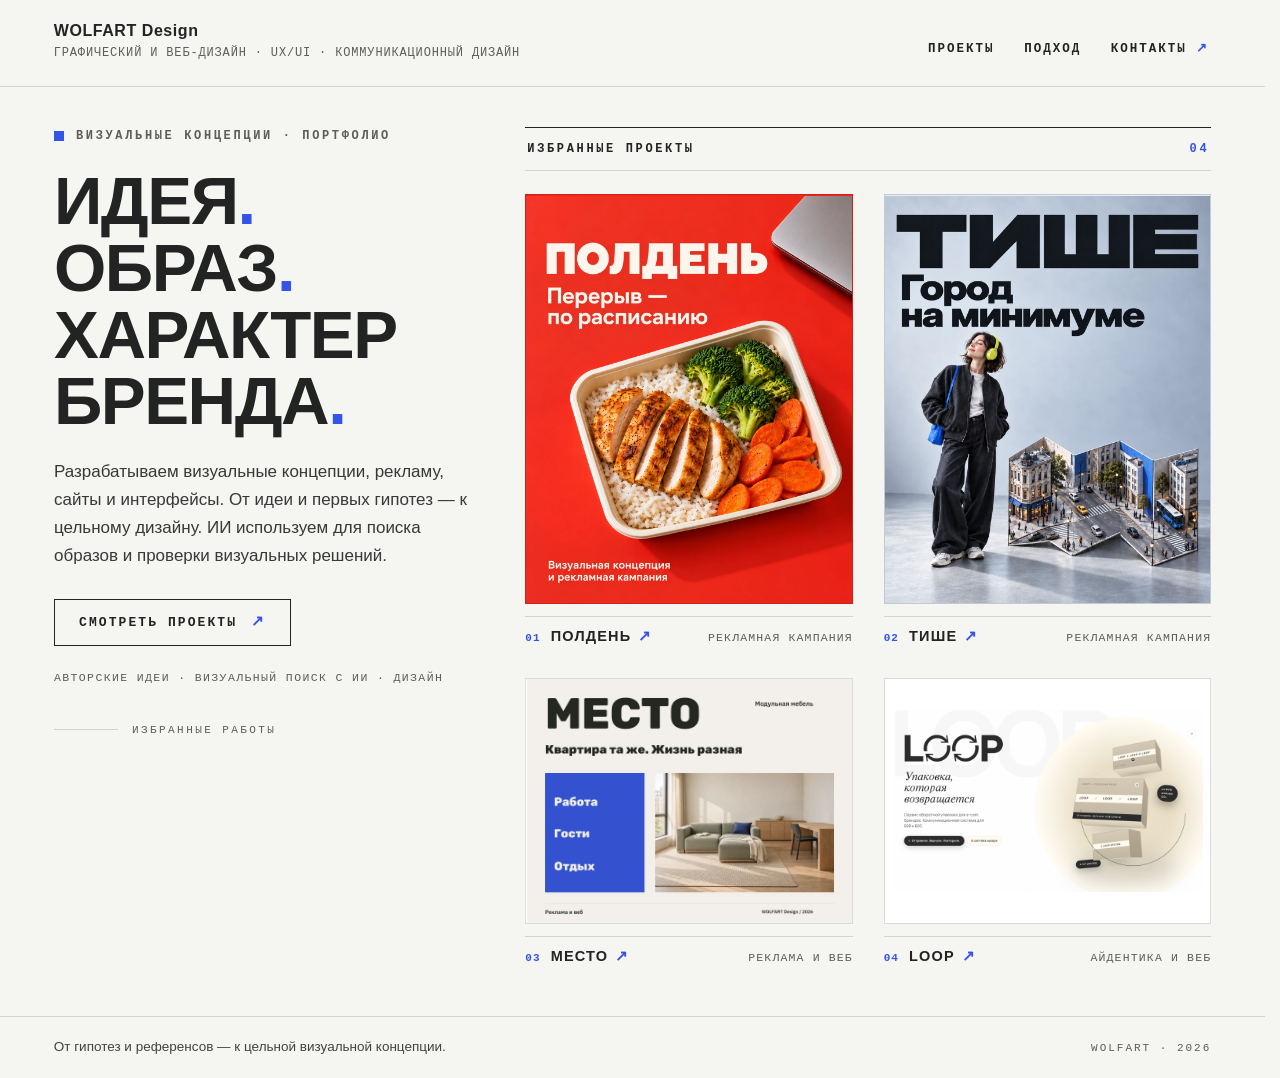
<file: index.html>
<!DOCTYPE html>
<html lang="ru">
<head>
<meta charset="UTF-8">
<meta name="viewport" content="width=device-width, initial-scale=1.0">
<title>WOLFART Design — графический и веб-дизайн · UX/UI · коммуникационный дизайн</title>
<meta name="theme-color" content="#F5F5F2">
<meta name="description" content="Портфолио WOLFART Design: графический дизайн, веб-дизайн, UX/UI и коммуникационный дизайн. Избранные проекты — ПОЛДЕНЬ, ТИШЕ и МЕСТО.">
<link rel="stylesheet" href="assets/css/site.css?v=20261005-1">
<link rel="stylesheet" href="assets/css/mesto-home.css?v=20261011-1">
<link rel="stylesheet" href="assets/css/portfolio-four.css?v=20261011-1"></head>
<body>

<a class="skip" href="#main">К содержанию</a>

<aside class="folio-side" aria-hidden="true">Портфолио · выпуск 01 — 2026</aside>

<!-- ================================ ШАПКА ================================ -->
<header class="site-head" data-reveal>
  <div class="brand">
    <p class="brand-name">WOLFART Design</p>
    <p class="brand-role">Графический и веб-дизайн · UX/UI · Коммуникационный дизайн</p>
  </div>
  <nav class="site-nav" aria-label="Основная навигация">
    <a class="nav-link" href="#projects">Проекты</a>
    <button class="nav-link" type="button" data-open="dlg-approach" aria-controls="dlg-approach" aria-haspopup="dialog">Подход</button>
    <button class="nav-link" type="button" data-open="dlg-contacts" aria-controls="dlg-contacts" aria-haspopup="dialog">Контакты <span class="arr" aria-hidden="true">↗</span></button>
  </nav>
</header>

<main id="main" tabindex="-1">
  <div class="spread">

    <!-- ===================== ЛЕВАЯ КОЛОНКА: САМОПРЕЗЕНТАЦИЯ ===================== -->
    <section class="intro" aria-labelledby="headline">
      <p class="kicker" data-reveal>Визуальные концепции · портфолио</p>

      <h1 id="headline" class="headline">
        <span class="line"><span class="line-in" style="--i:0">Идея<em class="pt">.</em></span></span>
        <span class="line"><span class="line-in" style="--i:1">Образ<em class="pt">.</em></span></span>
        <span class="line"><span class="line-in soft-wrap" style="--i:2">Характер бренда<em class="pt">.</em></span></span>
      </h1>

      <p class="lede" data-reveal style="--rd:.35s">
        Разрабатываем визуальные концепции, рекламу, сайты и интерфейсы.
        От идеи и первых гипотез — к цельному дизайну. ИИ используем
        для поиска образов и проверки визуальных решений.
      </p>

      <a class="cta" href="#projects" data-reveal style="--rd:.45s">Смотреть проекты <span class="arr" aria-hidden="true">↗</span></a>

      <p class="intro-meta" data-reveal style="--rd:.55s">Авторские идеи · визуальный поиск с ИИ · дизайн</p>

      <p class="cue" data-reveal style="--rd:.65s"><span class="cue-line" aria-hidden="true"></span>Избранные работы</p>
    </section>

    <!-- ======================== ПРАВАЯ КОЛОНКА: ГАЛЕРЕЯ ======================== -->
    <section class="gallery" id="projects" aria-label="Избранные проекты">
      <div class="gallery-head" data-reveal>
        <span>Избранные проекты</span>
        <span class="gh-count" aria-hidden="true">04</span>
      </div>

      <div class="gallery-grid">

        <!-- ПОЛДЕНЬ -->
        <figure class="card card-polden" data-reveal>
          <a class="card-btn" href="polden.html" aria-label="ПОЛДЕНЬ — смотреть кейс рекламной кампании">
            <span class="frame frame-tall">
              <img src="assets/images/polden/cover.webp" width="1122" height="1402" fetchpriority="high" decoding="async" alt="Обложка кейса ПОЛДЕНЬ: готовый обед на красном фоне, Перерыв — по расписанию">
            </span>
            <span class="cap">
              <span class="cap-index" aria-hidden="true">01</span>
              <span class="cap-title">Полдень</span>
              <span class="cap-type">Рекламная кампания</span>
            </span>
          </a>
        </figure>

        <!-- ТИШЕ -->
        <figure class="card card-tishe" data-reveal style="--rd:.12s"><a class="card-btn" href="tishe.html" aria-label="ТИШЕ — смотреть кейс Город на минимуме"><span class="frame frame-tall"><img src="assets/images/tishe/cover.webp" width="1122" height="1402" fetchpriority="high" decoding="async" alt="Обложка кейса ТИШЕ: девушка в лаймовых наушниках и миниатюрный складной город"></span><span class="cap"><span class="cap-index" aria-hidden="true">02</span><span class="cap-title">Тише</span><span class="cap-type">Рекламная кампания</span></span></a></figure>

          <!-- МЕСТО -->
          <figure class="card card-mesto" data-reveal><a class="card-btn" href="mesto.html" aria-label="МЕСТО — смотреть кейс модульной мебели, рекламы и лендинга"><span class="frame frame-wide"><img src="assets/images/mesto/cover.webp" width="1440" height="1080" loading="lazy" decoding="async" alt="МЕСТО: работа, гости, отдых — одна коллекция модульной мебели"></span><span class="cap"><span class="cap-index" aria-hidden="true">03</span><span class="cap-title">Место</span><span class="cap-type">Реклама и веб</span></span></a></figure>

      
        <!-- LOOP -->
        <figure class="card card-loop" data-reveal><a class="card-btn" href="loop.html" aria-label="LOOP — смотреть кейс айдентики, упаковки и коммуникации"><span class="frame frame-wide"><img src="assets/loop/images/cover.webp" width="1616" height="1264" loading="lazy" decoding="async" alt="LOOP — упаковка, которая возвращается: фирменные круговые стрелки и крафтовые коробки"></span><span class="cap"><span class="cap-index" aria-hidden="true">04</span><span class="cap-title">LOOP</span><span class="cap-type">Айдентика и веб</span></span></a></figure>
</div>
    </section>
  </div>
</main>

<!-- ================================ ПОДВАЛ ================================ -->
<footer class="site-foot">
  <p class="foot-note">От гипотез и референсов — к цельной визуальной концепции.</p>
  <p class="foot-mark" aria-hidden="true">WOLFART · 2026</p>
</footer>

<!-- ============================== ДИАЛОГИ ============================== -->
<dialog class="dlg" id="dlg-approach" aria-labelledby="t-approach">
  <div class="dlg-top">
    <p class="dlg-kicker">Подход</p>
    <button class="dlg-close" type="button" data-close aria-label="Закрыть окно">
      <svg viewBox="0 0 14 14" aria-hidden="true"><path d="M1 1l12 12M13 1L1 13" stroke="currentColor" stroke-width="1.8" stroke-linecap="round"/></svg>
    </button>
  </div>
  <h2 class="dlg-title" id="t-approach">Как устроен процесс</h2>
  <ol class="steps">
    <li><span class="num">01</span><span><span class="st-name">Задача</span><span class="st-desc">Формулируем цель, аудиторию и настроение будущей серии.</span></span></li>
    <li><span class="num">02</span><span><span class="st-name">Идея</span><span class="st-desc">Ищем метафору и визуальный ход, на котором будет держаться образ.</span></span></li>
    <li><span class="num">03</span><span><span class="st-name">AI-варианты</span><span class="st-desc">Генерируем варианты образов и отбираем самые точные.</span></span></li>
    <li><span class="num">04</span><span><span class="st-name">Ручная доработка</span><span class="st-desc">Правим композицию, цвет и детали, собираем типографику.</span></span></li>
    <li><span class="num">05</span><span><span class="st-name">Серия</span><span class="st-desc">Разворачиваем образ в цельную серию рекламных материалов.</span></span></li>
  </ol>
  <p class="dlg-note">Все работы в портфолио — самостоятельные концепции</p>
</dialog>

<dialog class="dlg" id="dlg-contacts" aria-labelledby="t-contacts">
  <div class="dlg-top">
    <p class="dlg-kicker">Контакты</p>
    <button class="dlg-close" type="button" data-close aria-label="Закрыть окно">
      <svg viewBox="0 0 14 14" aria-hidden="true"><path d="M1 1l12 12M13 1L1 13" stroke="currentColor" stroke-width="1.8" stroke-linecap="round"/></svg>
    </button>
  </div>
  <h2 class="dlg-title" id="t-contacts">Напишите нам</h2>
  <div class="dlg-body">
    <p>Расскажите о задаче — ответим и предложим, как к ней подступиться.</p>
    <p class="mail-address">wolfart.creative@gmail.com</p>
  </div>
  <p class="dlg-note">Скопируйте адрес и напишите из своей почты</p>
</dialog>

<script src="assets/js/site.js" defer></script>
</body>
</html>
</file>
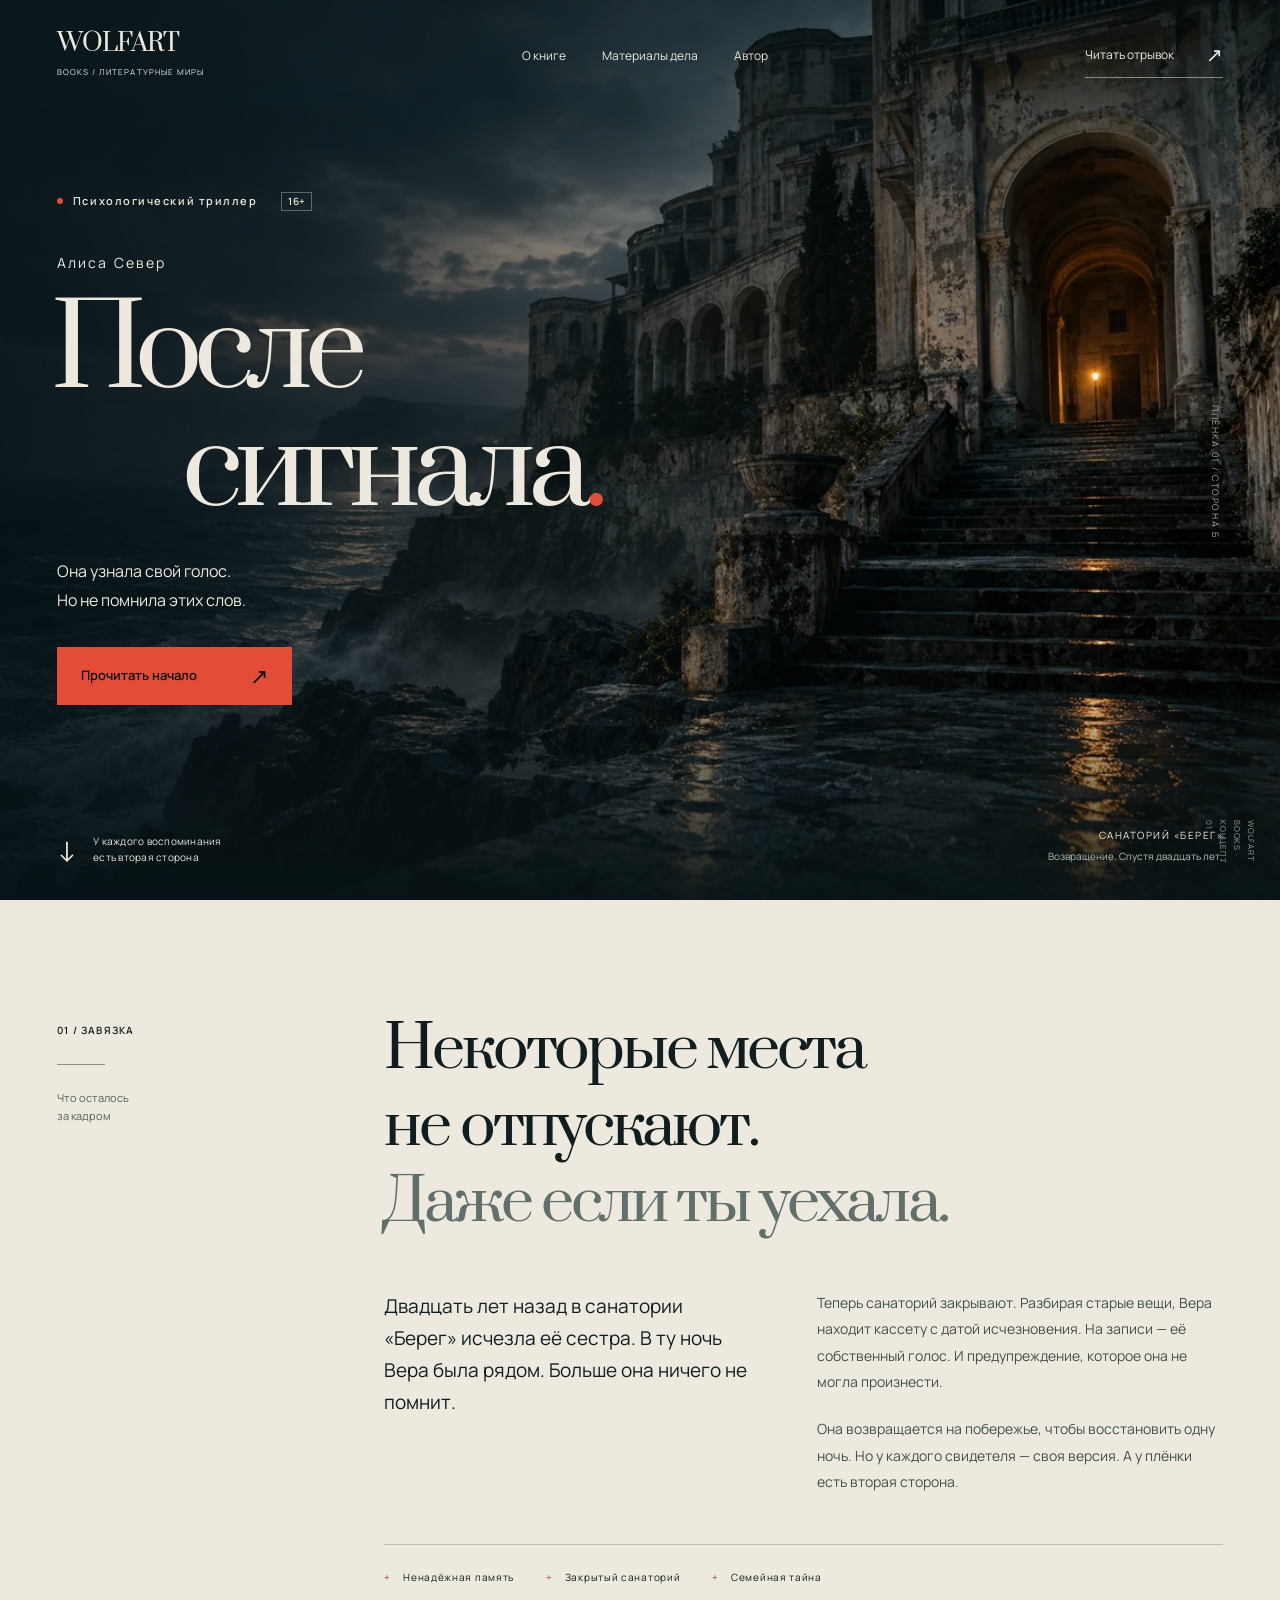
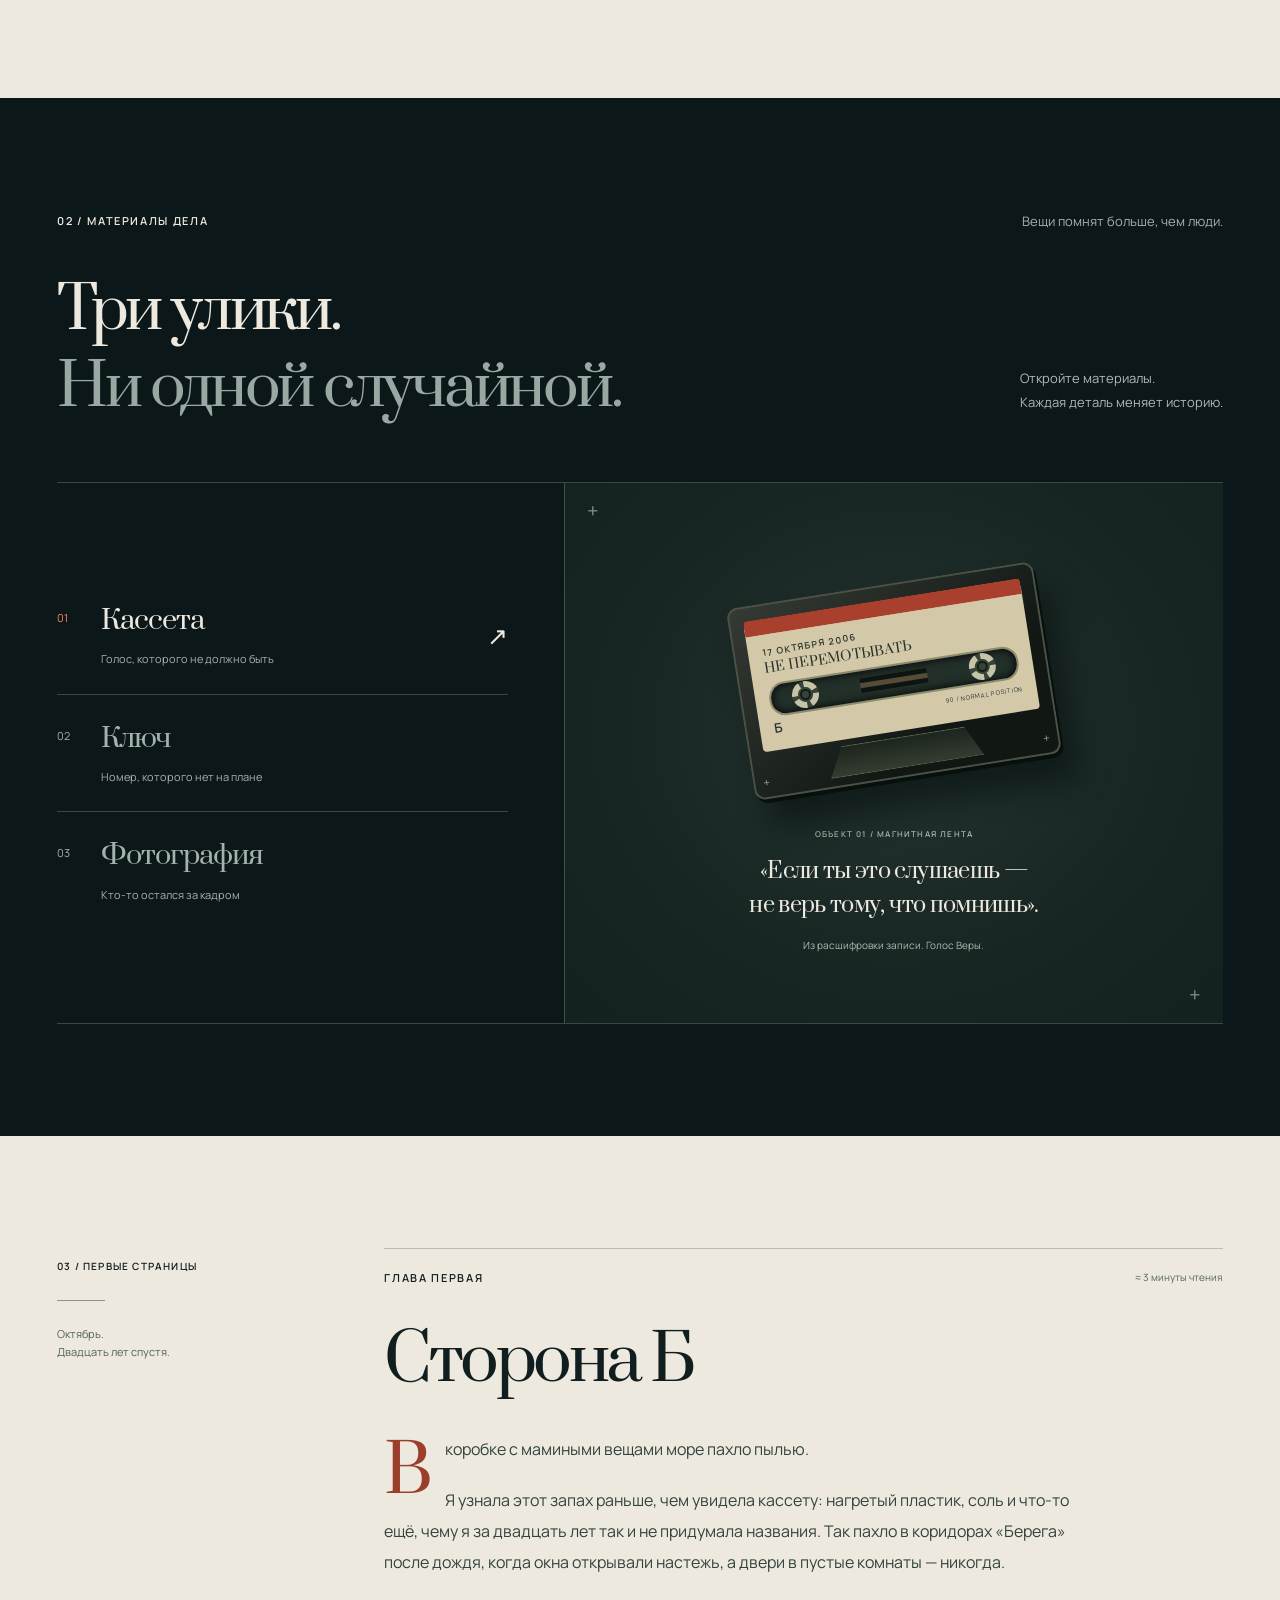
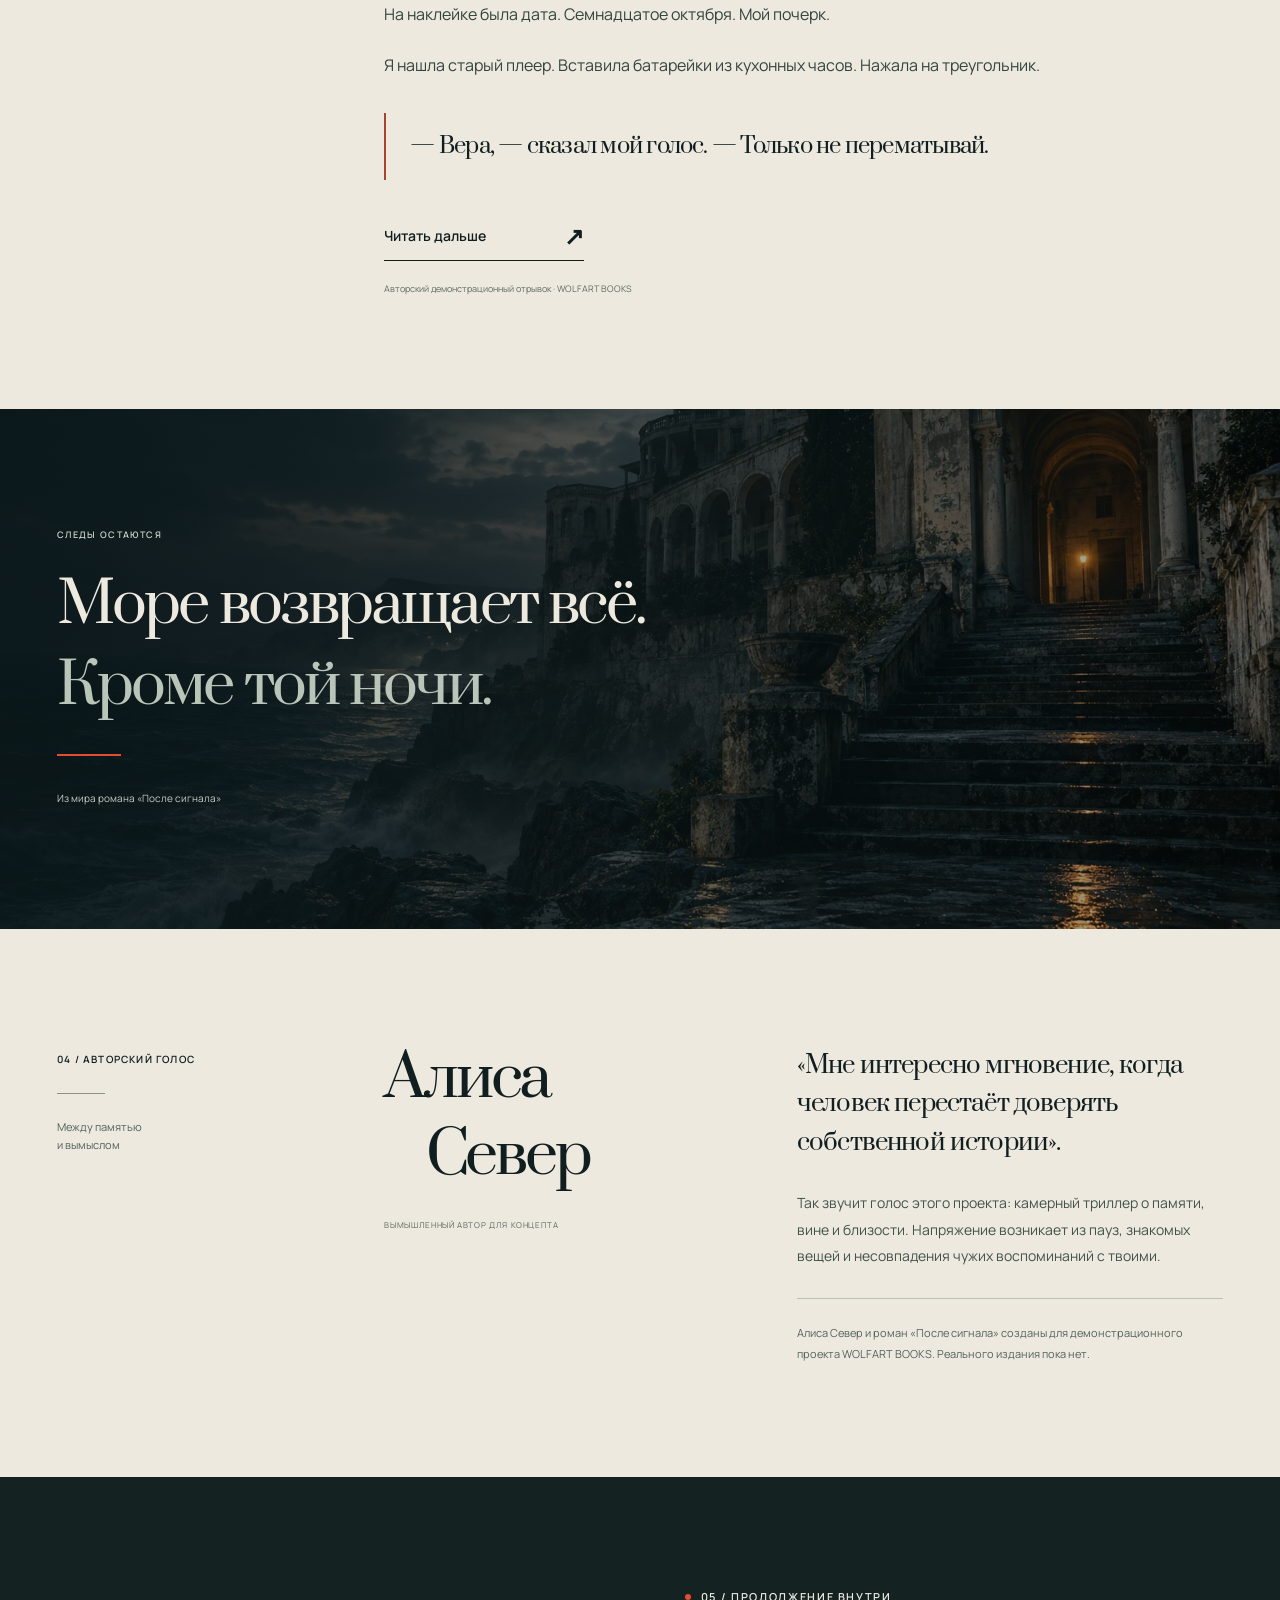
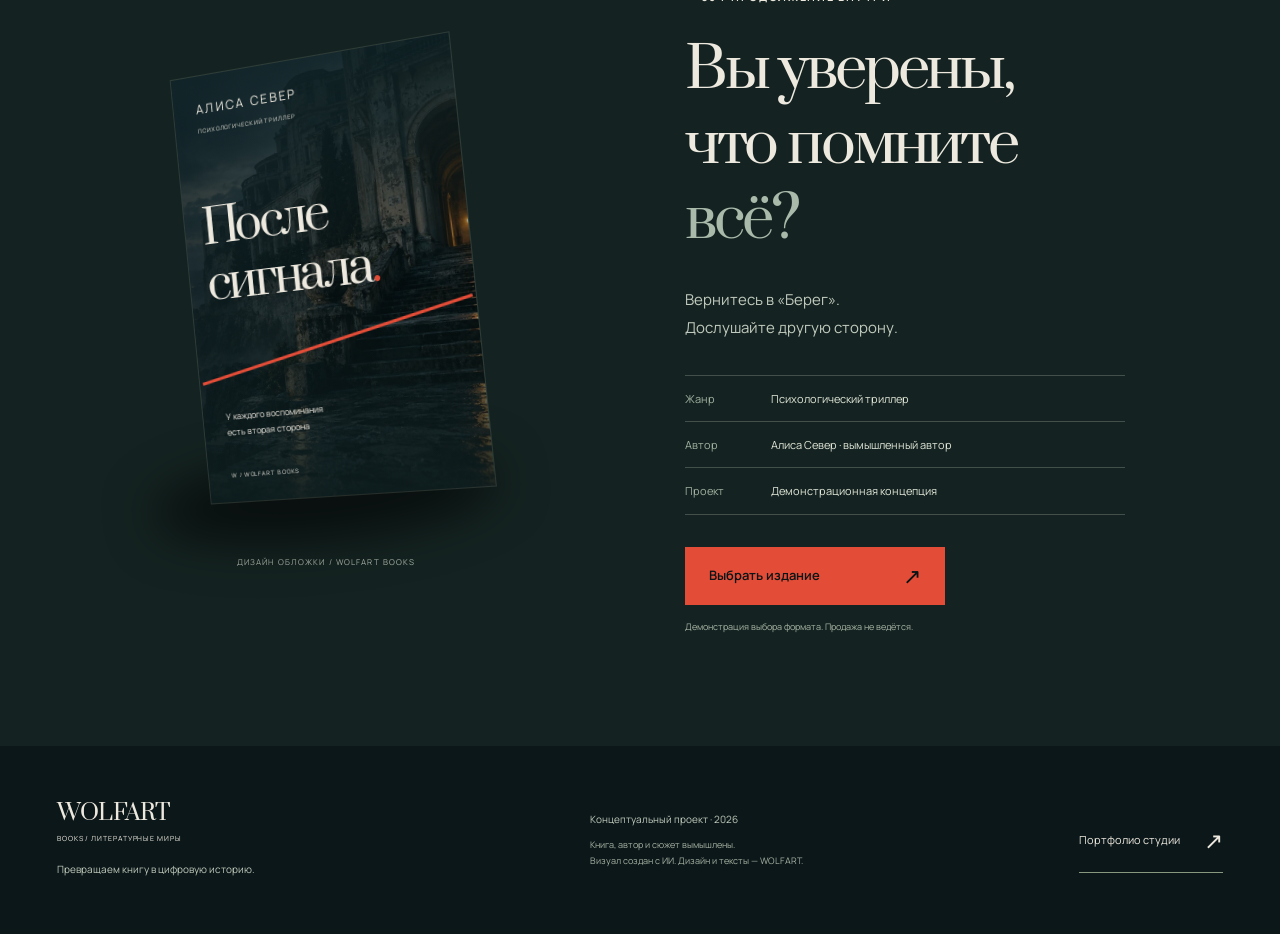
<file: books/after-signal/index.html>
<!doctype html>
<html lang="ru">
<head>
  <meta charset="utf-8">
  <meta name="viewport" content="width=device-width, initial-scale=1">
  <meta name="theme-color" content="#111e20">
  <meta name="description" content="«После сигнала» — концептуальный промосайт психологического триллера. У каждого воспоминания есть вторая сторона. Авторский проект WOLFART BOOKS.">
  <meta property="og:type" content="website">
  <meta property="og:locale" content="ru_RU">
  <meta property="og:title" content="После сигнала — WOLFART BOOKS">
  <meta property="og:description" content="Она узнала свой голос. Но не помнила этих слов. Психологический триллер — демонстрационный книжный лендинг.">
  <meta property="og:url" content="https://wolfcubmusic.github.io/portfolio/books/after-signal/">
  <meta property="og:image" content="https://wolfcubmusic.github.io/portfolio/books/after-signal/assets/share.jpg">
  <meta property="og:image:width" content="1200">
  <meta property="og:image:height" content="630">
  <meta name="twitter:card" content="summary_large_image">
  <link rel="canonical" href="https://wolfcubmusic.github.io/portfolio/books/after-signal/">
  <link rel="icon" href="assets/favicon.svg" type="image/svg+xml">
  <link rel="preload" href="assets/fonts/prata-cyrillic.woff2" as="font" type="font/woff2" crossorigin>
  <link rel="preload" href="assets/fonts/manrope-cyrillic.woff2" as="font" type="font/woff2" crossorigin>
  <link rel="stylesheet" href="style.css">
  <script src="script.js" defer></script>
  <title>После сигнала — психологический триллер · WOLFART BOOKS</title>
</head>
<body>
  <a class="skip" href="#story">К содержанию</a>
  <div class="reading-progress" aria-hidden="true"></div>
  <header class="header wrap">
    <a class="brand" href="#top" aria-label="WOLFART BOOKS — в начало"><span>WOLFART</span><small>BOOKS / ЛИТЕРАТУРНЫЕ МИРЫ</small></a>
    <nav class="nav" aria-label="Основная навигация">
      <a href="#story">О книге</a><a href="#evidence">Материалы дела</a><a href="#author">Автор</a>
    </nav>
    <a class="header-read" href="#excerpt">Читать отрывок <span aria-hidden="true">↗</span></a>
    <button class="menu-toggle" type="button" aria-expanded="false" aria-controls="mobile-nav" aria-label="Открыть меню"><span></span><span></span></button>
    <nav class="mobile-nav" id="mobile-nav" aria-label="Мобильная навигация" hidden><a href="#story">О книге</a><a href="#evidence">Материалы дела</a><a href="#excerpt">Читать отрывок</a><a href="#author">Автор</a><a href="#book">Издание</a></nav>
  </header>
  <main>
    <section class="hero" id="top" aria-labelledby="book-title">
      <picture class="hero-picture"><source media="(max-width: 640px)" srcset="assets/sanatorium-small.webp"><img src="assets/sanatorium.webp" alt="Пустой приморский санаторий над тёмным морем. В арке горит единственный свет." width="1536" height="1024" fetchpriority="high"></picture>
      <div class="hero-shade"></div>
      <div class="hero-content wrap">
        <p class="eyebrow hero-enter"><span class="red-dot" aria-hidden="true"></span> Психологический триллер <span class="age">16+</span></p>
        <p class="hero-author hero-enter">Алиса Север</p>
        <h1 id="book-title" class="hero-enter">После<br><span>сигнала</span><i class="title-dot" aria-hidden="true">.</i></h1>
        <p class="hero-description hero-enter">Она узнала свой голос.<br>Но не помнила этих слов.</p>
        <a href="#excerpt" class="button button-red hero-enter">Прочитать начало <span aria-hidden="true">↗</span></a>
      </div>
      <div class="hero-bottom wrap"><a href="#story" class="scroll-cue"><span aria-hidden="true">↓</span> У каждого воспоминания<br>есть вторая сторона</a><div class="hero-caption"><span>САНАТОРИЙ «БЕРЕГ»</span><small>Возвращение. Спустя двадцать лет.</small></div><span class="demo-tag">WOLFART BOOKS · КОНЦЕПТ 01</span></div>
      <div class="hero-coordinate" aria-hidden="true">ПЛЁНКА 01 / СТОРОНА Б</div>
    </section>

    <section id="story" class="story paper section" aria-labelledby="story-title">
      <div class="wrap section-grid">
        <div class="section-index"><span>01 / ЗАВЯЗКА</span><span class="index-line"></span><small>Что осталось<br>за кадром</small></div>
        <div class="story-main">
          <h2 id="story-title" data-reveal>Некоторые места<br>не отпускают.<br><em>Даже если ты уехала.</em></h2>
          <div class="story-columns" data-reveal>
            <p class="story-lead">Двадцать лет назад в санатории «Берег» исчезла её сестра. В ту ночь Вера была рядом. Больше она ничего не помнит.</p>
            <div><p>Теперь санаторий закрывают. Разбирая старые вещи, Вера находит кассету с датой исчезновения. На записи — её собственный голос. И предупреждение, которое она не могла произнести.</p><p>Она возвращается на побережье, чтобы восстановить одну ночь. Но у каждого свидетеля — своя версия. А у плёнки есть вторая сторона.</p></div>
          </div>
          <div class="story-meta" data-reveal><span>Ненадёжная память</span><span>Закрытый санаторий</span><span>Семейная тайна</span></div>
        </div>
      </div>
    </section>

    <section id="evidence" class="evidence section" aria-labelledby="evidence-title">
      <div class="wrap">
        <div class="section-top"><p class="eyebrow">02 / МАТЕРИАЛЫ ДЕЛА</p><p class="fine">Вещи помнят больше, чем люди.</p></div>
        <div class="evidence-heading"><h2 id="evidence-title" data-reveal>Три улики.<br><em>Ни одной случайной.</em></h2><p data-reveal>Откройте материалы.<br>Каждая деталь меняет историю.</p></div>
        <div class="case-layout" data-reveal>
          <div class="evidence-tabs" role="tablist" aria-label="Улики">
            <button class="evidence-tab" type="button" id="tab-tape" role="tab" aria-controls="panel-tape" aria-selected="true"><span class="tab-no">01</span><span>Кассета<small>Голос, которого не должно быть</small></span><span class="tab-arrow" aria-hidden="true">↗</span></button>
            <button class="evidence-tab" type="button" id="tab-key" role="tab" aria-controls="panel-key" aria-selected="false" tabindex="-1"><span class="tab-no">02</span><span>Ключ<small>Номер, которого нет на плане</small></span><span class="tab-arrow" aria-hidden="true">↗</span></button>
            <button class="evidence-tab" type="button" id="tab-photo" role="tab" aria-controls="panel-photo" aria-selected="false" tabindex="-1"><span class="tab-no">03</span><span>Фотография<small>Кто-то остался за кадром</small></span><span class="tab-arrow" aria-hidden="true">↗</span></button>
          </div>
          <div class="evidence-stage">
            <div class="evidence-panel" id="panel-tape" role="tabpanel" aria-labelledby="tab-tape" tabindex="0">
              <div class="evidence-object cassette" role="img" aria-label="Старая аудиокассета с надписью 17 октября 2006, сторона Б"><div class="cassette-label"><span>17 ОКТЯБРЯ 2006</span><b>НЕ ПЕРЕМОТЫВАТЬ</b><div class="cassette-window"><i></i><span></span><i></i></div><small>Б <span>90 / NORMAL POSITION</span></small></div><div class="cassette-bottom"></div></div>
              <div class="evidence-note"><p class="eyebrow">ОБЪЕКТ 01 / МАГНИТНАЯ ЛЕНТА</p><p>«Если ты это слушаешь —<br>не верь тому, что помнишь».</p><small>Из расшифровки записи. Голос Веры.</small></div>
            </div>
            <div class="evidence-panel" id="panel-key" role="tabpanel" aria-labelledby="tab-key" tabindex="0" hidden>
              <div class="key-object" role="img" aria-label="Латунный ключ с красным брелоком, номер 214"><div class="key-ring"></div><div class="key-metal"><i></i></div><div class="key-tag"><span>БЕРЕГ</span><b>214</b><small>КОРПУС II</small></div></div>
              <div class="evidence-note"><p class="eyebrow">ОБЪЕКТ 02 / ЛАТУННЫЙ КЛЮЧ</p><p>На плане второго корпуса<br>между 213 и 215 — стена.</p><small>Зачем хранить ключ от несуществующей комнаты?</small></div>
            </div>
            <div class="evidence-panel" id="panel-photo" role="tabpanel" aria-labelledby="tab-photo" tabindex="0" hidden>
              <div class="photo-object"><img src="assets/sanatorium-small.webp" width="1200" height="800" loading="lazy" alt="Архивная фотография ступеней санатория у моря"><span>Берег. Последняя осень.</span><i aria-hidden="true"></i></div>
              <div class="evidence-note"><p class="eyebrow">ОБЪЕКТ 03 / ОБОРОТ ФОТОГРАФИИ</p><p>«Нас было трое».<br>Но Вера помнит только двоих.</p><small>Надпись на обороте. Почерк сестры.</small></div>
            </div>
            <span class="stage-cross cross-one" aria-hidden="true">+</span><span class="stage-cross cross-two" aria-hidden="true">+</span>
          </div>
        </div>
      </div>
    </section>

    <section id="excerpt" class="excerpt paper section" aria-labelledby="excerpt-title">
      <div class="wrap section-grid">
        <div class="section-index"><span>03 / ПЕРВЫЕ СТРАНИЦЫ</span><span class="index-line"></span><small>Октябрь.<br>Двадцать лет спустя.</small></div>
        <div class="excerpt-main" data-reveal>
          <div class="excerpt-head"><p class="eyebrow">ГЛАВА ПЕРВАЯ</p><span class="reading-time">≈ 3 минуты чтения</span></div>
          <h2 id="excerpt-title">Сторона Б</h2>
          <div class="excerpt-preview"><p>В коробке с мамиными вещами море пахло пылью.</p><p>Я узнала этот запах раньше, чем увидела кассету: нагретый пластик, соль и что-то ещё, чему я за двадцать лет так и не придумала названия. Так пахло в коридорах «Берега» после дождя, когда окна открывали настежь, а двери в пустые комнаты — никогда.</p><p>На наклейке была дата. Семнадцатое октября. Мой почерк.</p><p>Я нашла старый плеер. Вставила батарейки из кухонных часов. Нажала на треугольник.</p><p class="excerpt-quote">— Вера, — сказал мой голос. — Только не перематывай.</p></div>
          <button type="button" class="text-button" data-dialog="reader-dialog" aria-haspopup="dialog">Читать дальше <span aria-hidden="true">↗</span></button>
          <p class="excerpt-credit">Авторский демонстрационный отрывок · WOLFART BOOKS</p>
        </div>
      </div>
    </section>

    <section class="interlude" aria-label="Атмосфера романа"><img src="assets/sanatorium.webp" width="1536" height="1024" loading="lazy" alt="Каменная лестница к освещённой арке санатория"><div class="interlude-shade"></div><div class="wrap"><p class="eyebrow">СЛЕДЫ ОСТАЮТСЯ</p><p class="interlude-quote" data-reveal>Море возвращает всё.<br><em>Кроме той ночи.</em></p><span class="interlude-line" aria-hidden="true"></span><small>Из мира романа «После сигнала»</small></div></section>

    <section id="author" class="author paper section" aria-labelledby="author-title">
      <div class="wrap section-grid"><div class="section-index"><span>04 / АВТОРСКИЙ ГОЛОС</span><span class="index-line"></span><small>Между памятью<br>и вымыслом</small></div><div class="author-content"><div data-reveal><h2 id="author-title">Алиса<br> <em>Север</em></h2><span class="author-label">ВЫМЫШЛЕННЫЙ АВТОР ДЛЯ КОНЦЕПТА</span></div><div class="author-copy" data-reveal><p class="author-quote">«Мне интересно мгновение, когда человек перестаёт доверять собственной истории».</p><p>Так звучит голос этого проекта: камерный триллер о памяти, вине и близости. Напряжение возникает из пауз, знакомых вещей и несовпадения чужих воспоминаний с твоими.</p><p class="fine">Алиса Север и роман «После сигнала» созданы для демонстрационного проекта WOLFART BOOKS. Реального издания пока нет.</p></div></div></div>
    </section>

    <section id="book" class="book-section section" aria-labelledby="edition-title">
      <div class="wrap book-layout">
        <div class="book-display" data-reveal><div class="book-shadow"></div><div class="book-object" role="img" aria-label="Демонстрационная обложка романа Алисы Север «После сигнала»: санаторий у моря, красная линия и кремовая типографика"><div class="book-spine"><span>АЛИСА СЕВЕР</span><b>ПОСЛЕ СИГНАЛА</b></div><div class="book-cover"><img src="assets/sanatorium-small.webp" width="1200" height="800" loading="lazy" alt=""><div class="cover-tint"></div><div class="cover-top"><span>АЛИСА СЕВЕР</span><small>ПСИХОЛОГИЧЕСКИЙ ТРИЛЛЕР</small></div><p class="cover-title">После<br>сигнала<span>.</span></p><div class="cover-rule"></div><p class="cover-line">У каждого воспоминания<br>есть вторая сторона</p><span class="cover-publisher">W / WOLFART BOOKS</span></div><div class="book-pages"></div></div><p class="book-display-caption">ДИЗАЙН ОБЛОЖКИ / WOLFART BOOKS</p></div>
        <div class="book-info" data-reveal><p class="eyebrow"><span class="red-dot" aria-hidden="true"></span> 05 / ПРОДОЛЖЕНИЕ ВНУТРИ</p><h2 id="edition-title">Вы уверены,<br>что помните<br> <em>всё?</em></h2><p class="book-info-copy">Вернитесь в «Берег».<br>Дослушайте другую сторону.</p><dl class="book-specs"><div><dt>Жанр</dt><dd>Психологический триллер</dd></div><div><dt>Автор</dt><dd>Алиса Север · вымышленный автор</dd></div><div><dt>Проект</dt><dd>Демонстрационная концепция</dd></div></dl><button type="button" class="button button-red" data-dialog="edition-dialog" aria-haspopup="dialog">Выбрать издание <span aria-hidden="true">↗</span></button><p class="demo-note">Демонстрация выбора формата. Продажа не ведётся.</p></div>
      </div>
    </section>
  </main>
  <footer class="footer wrap"><div><a class="brand footer-brand" href="#top"><span>WOLFART</span><small>BOOKS / ЛИТЕРАТУРНЫЕ МИРЫ</small></a><p>Превращаем книгу в цифровую историю.</p></div><div class="footer-center"><p>Концептуальный проект · 2026</p><small>Книга, автор и сюжет вымышлены.<br>Визуал создан с ИИ. Дизайн и тексты — WOLFART.</small></div><a class="footer-link" href="https://wolfcubmusic.github.io/portfolio/" target="_blank" rel="noopener noreferrer">Портфолио студии <span aria-hidden="true">↗</span></a></footer>

  <dialog id="reader-dialog" class="reader-dialog" aria-labelledby="reader-title"><div class="dialog-bar"><span class="eyebrow">ПОСЛЕ СИГНАЛА / ОТРЫВОК</span><button type="button" class="close-dialog" aria-label="Закрыть отрывок">Закрыть <span aria-hidden="true">×</span></button></div><article class="reader"><p class="eyebrow">ГЛАВА ПЕРВАЯ</p><h2 id="reader-title" tabindex="-1">Сторона Б</h2><p>В коробке с мамиными вещами море пахло пылью.</p><p>Я узнала этот запах раньше, чем увидела кассету: нагретый пластик, соль и что-то ещё, чему я за двадцать лет так и не придумала названия. Так пахло в коридорах «Берега» после дождя, когда окна открывали настежь, а двери в пустые комнаты — никогда.</p><p>На наклейке была дата. Семнадцатое октября. Мой почерк.</p><p>Я нашла старый плеер. Вставила батарейки из кухонных часов. Нажала на треугольник.</p><p>— Вера, — сказал мой голос. — Только не перематывай.</p><p>Я остановила запись.</p><p>За стеной сосед включил воду. В кухне гудел холодильник. Время продолжало идти, как будто ничего не случилось, хотя часы на стене уже стояли. Я зачем-то проверила телефон. Восемнадцать сорок две.</p><p>В последний раз я слышала себя в записи на мамином дне рождения. Смеялась, просила не снимать, закрывала лицо ладонью. Этот голос был другим. Ниже. Тише. Так говорят, когда кто-то спит в соседней комнате. Или слушает.</p><p>Я нажала кнопку снова.</p><p>Сначала было шипение. Потом короткий скрип, и я узнала дверь в наш номер. Она скрипела всегда одинаково: три ноты, последняя чуть длиннее.</p><p>— Если ты это слушаешь, — сказала я, — значит, ты опять ничего не помнишь.</p><p>Я поднесла плеер ближе. Пластиковая крышка была тёплой.</p><p>— Не звони маме. Не ходи в милицию. Сначала найди комнату.</p><p>Дальше кто-то постучал. Три раза. Последний — чуть дольше.</p><p>Я вспомнила не сестру. Не ту ночь. Я вспомнила пятно на потолке над кроватью: длинное, неровное, похожее на береговую линию. По утрам мы с Лизой придумывали названия заливам.</p><p>Лизе всегда доставался самый маленький.</p><p>На плёнке стало тихо. Я решила, что запись оборвалась, но потом услышала дыхание. И совсем рядом, будто человек стоял за моим плечом:</p><p>— Вера. Ты ведь знаешь, что нас было трое?</p><p>Я перевернула кассету.</p><p>На стороне Б моим почерком было написано только одно слово.</p><p><em>«Вернись».</em></p><div class="reader-end"><span aria-hidden="true">—</span><p>Конец демонстрационного отрывка</p><small>Оригинальный текст для концепта WOLFART BOOKS</small><button type="button" class="text-button close-dialog">Вернуться к книге <span aria-hidden="true">↗</span></button></div></article></dialog>

  <dialog id="edition-dialog" class="edition-dialog" aria-labelledby="format-title"><div class="dialog-bar"><span class="eyebrow">ДЕМОНСТРАЦИЯ</span><button type="button" class="close-dialog" aria-label="Закрыть выбор издания">Закрыть <span aria-hidden="true">×</span></button></div><div class="edition-body"><p class="eyebrow">ПОСЛЕ СИГНАЛА</p><h2 id="format-title" tabindex="-1">В каком формате<br>вы читаете?</h2><p>Выберите формат, чтобы посмотреть сценарий. Книга вымышленная, покупки и списания денег нет.</p><form id="format-form"><fieldset><legend class="sr-only">Формат издания</legend><label class="format-option"><input type="radio" name="format" value="paper" checked><span>Бумажная книга<small>Тактильная обложка, закладка и поля для заметок</small></span><span aria-hidden="true">01</span></label><label class="format-option"><input type="radio" name="format" value="ebook"><span>Электронная книга<small>Ваша история — на любом экране</small></span><span aria-hidden="true">02</span></label><label class="format-option"><input type="radio" name="format" value="audio"><span>Аудиокнига<small>История, в которой важно услышать каждую паузу</small></span><span aria-hidden="true">03</span></label></fieldset><button type="submit" class="button button-red">Посмотреть формат <span aria-hidden="true">↗</span></button></form><div class="format-result" role="status" aria-live="polite" hidden></div><a class="edition-excerpt text-button" href="#excerpt">Пока можно прочитать начало <span aria-hidden="true">↗</span></a></div></dialog>
  <noscript><style>.menu-toggle{display:none}.evidence-tabs{display:none}.evidence-panel[hidden]{display:block}.evidence-panel{border-bottom:1px solid #536266}.text-button[data-dialog],.button[data-dialog]{display:none}</style></noscript>
</body>
</html>
</file>
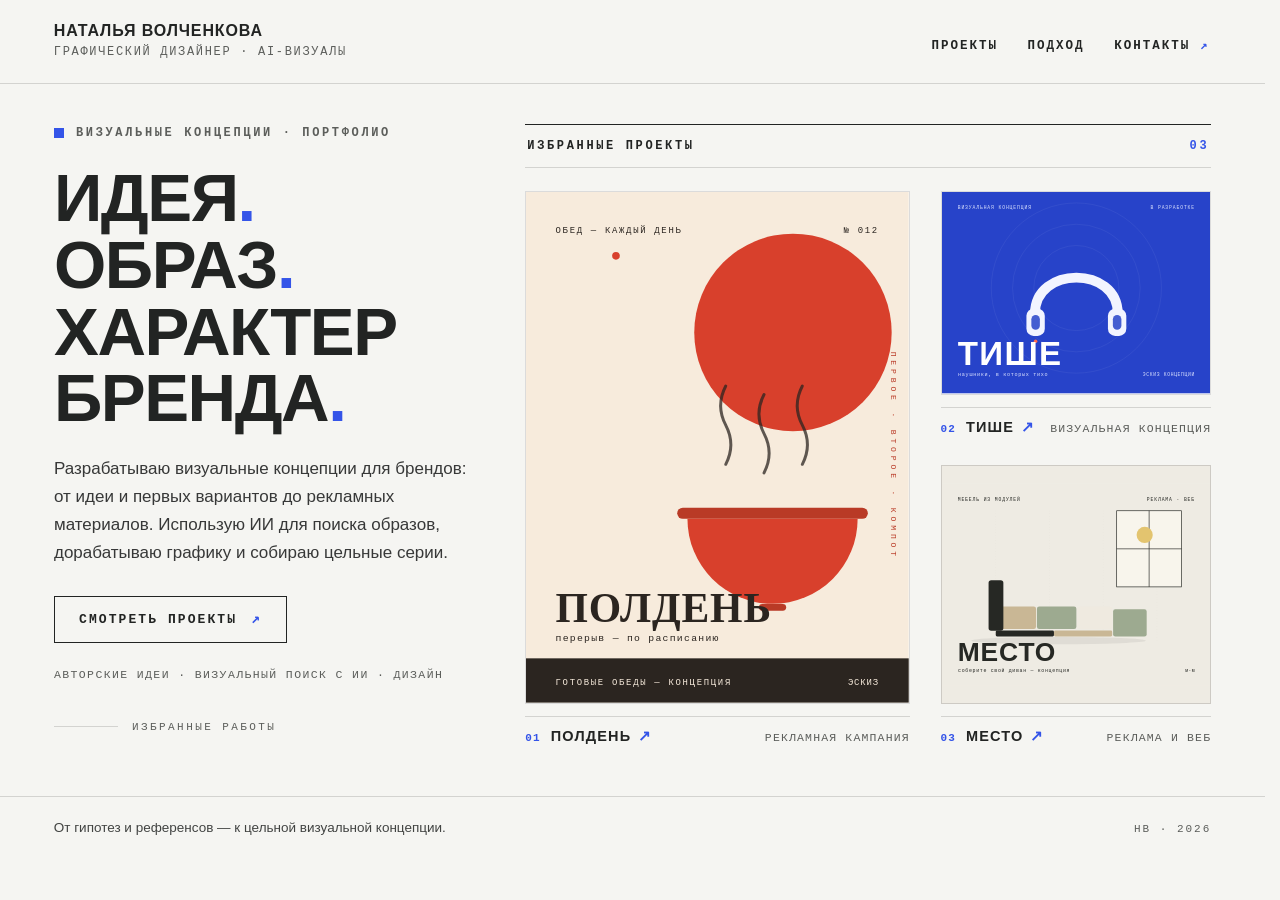
<file: index.html.html>
<!DOCTYPE html>
<html lang="ru">
<head>
<meta charset="UTF-8">
<meta name="viewport" content="width=device-width, initial-scale=1.0">
<title>Наталья Волченкова — графический дизайнер · AI-визуалы</title>
<meta name="description" content="Портфолио графического дизайнера Натальи Волченковой: визуальные концепции для брендов, три избранных проекта — ПОЛДЕНЬ, ТИШЕ, МЕСТО.">
<style>
/* ============================================================
   НАТАЛЬЯ ВОЛЧЕНКОВА · ПЕРВЫЙ ЭКРАН «АВТОРСКАЯ ОБЛОЖКА»
   Палитра: фон #F5F5F2 · текст #222423 · акцент #3454E8
   ============================================================ */

:root{
  --bg:      #F5F5F2;
  --ink:     #222423;
  --accent:  #3454E8;
  --muted:   #5C5E5B;
  --line:    rgba(34,36,35,.16);

  --pad-x:   clamp(20px, 4.2vw, 80px);

  /* Шрифты: без внешних библиотек. Заменяемые стеки. */
  --sans:   "Segoe UI", "Helvetica Neue", Helvetica, Arial, sans-serif;
  --grotesk:"Helvetica Neue", "Segoe UI", Roboto, Arial, sans-serif;
  --mono:   ui-monospace, "SF Mono", "Cascadia Mono", Consolas, "Liberation Mono", monospace;
}

*,*::before,*::after{ box-sizing:border-box; margin:0; padding:0; }

html{ scroll-behavior:auto; }
@media (prefers-reduced-motion: no-preference){
  html{ scroll-behavior:smooth; }
}

html{ scrollbar-gutter:stable; }
body.dialog-open{ overflow:hidden; }

body{
  background:var(--bg);
  color:var(--ink);
  font-family:var(--sans);
  font-size:17px;
  line-height:1.65;
  -webkit-font-smoothing:antialiased;
}

::selection{ background:rgba(52,84,232,.18); }

img,svg{ display:block; max-width:100%; }
button{ font:inherit; color:inherit; }
a{ color:var(--accent); }

:focus-visible{
  outline:2px solid var(--accent);
  outline-offset:3px;
  border-radius:2px;
}

.visually-hidden{
  position:absolute; width:1px; height:1px; margin:-1px;
  overflow:hidden; clip:rect(0 0 0 0); clip-path:inset(50%); white-space:nowrap;
}

.skip{
  position:fixed; top:-60px; left:var(--pad-x); z-index:60;
  background:var(--ink); color:var(--bg);
  font:600 13px/1 var(--mono); letter-spacing:.08em;
  padding:12px 18px; text-decoration:none;
  transition:top .25s ease;
}
.skip:focus-visible{ top:12px; }

/* ---------- вертикальная колонка-колонтитул (декор разворота) ---------- */
.folio-side{
  position:fixed; right:14px; top:50%;
  transform:translateY(-50%) rotate(180deg);
  writing-mode:vertical-rl;
  font:500 10.5px var(--mono); letter-spacing:.34em; text-transform:uppercase;
  color:rgba(34,36,35,.42);
  pointer-events:none; z-index:1; white-space:nowrap;
}
@media (max-width:1340px){ .folio-side{ display:none; } }

/* ============================= ШАПКА ============================= */
.site-head{
  display:flex; align-items:flex-end; justify-content:space-between;
  gap:24px 40px; flex-wrap:wrap;
  padding:clamp(18px,2.4vh,26px) var(--pad-x);
  border-bottom:1px solid var(--line);
}
.brand-name{
  font:800 clamp(16px,1.2vw,19px)/1.1 var(--grotesk);
  letter-spacing:.055em; text-transform:uppercase;
}
.brand-role{
  margin-top:5px;
  font:500 12px/1.4 var(--mono); letter-spacing:.14em; text-transform:uppercase;
  color:var(--muted);
}
.site-nav{ display:flex; align-items:center; gap:clamp(16px,2vw,34px); }
.nav-link{
  background:none; border:0; padding:6px 2px; cursor:pointer;
  font:600 12.5px/1 var(--mono); letter-spacing:.16em; text-transform:uppercase;
  color:var(--ink); text-decoration:none;
  border-bottom:2px solid transparent;
  transition:color .25s ease, border-color .25s ease;
}
.nav-link:hover{ color:var(--accent); border-bottom-color:var(--accent); }
.nav-link .arr{ color:var(--accent); display:inline-block; transition:transform .25s ease; }
.nav-link:hover .arr{ transform:translate(2px,-2px); }

/* ============================ РАЗВОРОТ ============================ */
.spread{
  display:grid;
  grid-template-columns:minmax(0,38fr) minmax(0,62fr);
  gap:clamp(32px,4vw,72px);
  align-items:start;
  padding:clamp(28px,4.5vh,60px) var(--pad-x) clamp(34px,5.5vh,72px);
}

/* ---------- левая колонка: самопрезентация ---------- */
.intro{ display:flex; flex-direction:column; min-width:0; container-type:inline-size; }

.kicker{
  display:flex; align-items:center; gap:12px;
  font:600 12px/1.5 var(--mono); letter-spacing:.22em; text-transform:uppercase;
  color:var(--muted);
}
.kicker::before{ content:""; width:10px; height:10px; background:var(--accent); flex:none; }

.headline{
  margin-top:clamp(18px,2.6vh,30px);
  font:800 clamp(40px,5.2vw,104px)/0.99 var(--grotesk);
  letter-spacing:-.022em; text-transform:uppercase;
}
.headline .line{
  display:block; overflow:hidden;
  padding-bottom:.09em; margin-bottom:-.09em; /* место под выносные/хвосты */
}
.headline .line-in{
  display:block; transform:none;
  animation:rise .95s cubic-bezier(.16,1,.3,1) forwards;
  animation-delay:calc(.1s + .13s * var(--i,0));
}
.headline .pt{ font-style:normal; color:var(--accent); }
.soft-wrap{ overflow-wrap:normal; word-break:normal; }
@supports(font-size:1cqi){ .headline{ font-size:clamp(34px,16cqi,104px); } }
@keyframes rise{ from{ transform:translateY(114%); } to{ transform:translateY(0); } }

.lede{
  margin-top:clamp(18px,2.6vh,28px);
  max-width:33em;
  color:rgba(34,36,35,.9);
}

.cta{
  display:inline-flex; align-items:center; gap:14px;
  margin-top:clamp(22px,3.2vh,34px); align-self:flex-start;
  padding:15px 24px;
  border:1px solid var(--ink);
  font:700 13px/1 var(--mono); letter-spacing:.16em; text-transform:uppercase;
  color:var(--ink); text-decoration:none;
  transition:background .3s ease, color .3s ease;
}
.cta .arr{ color:var(--accent); font-size:15px; transition:transform .3s cubic-bezier(.2,.8,.2,1), color .3s ease; }
.cta:hover{ background:var(--ink); color:var(--bg); }
.cta:hover .arr{ color:var(--bg); transform:translate(3px,-3px); }

.intro-meta{
  margin-top:clamp(18px,2.6vh,26px);
  font:500 11.5px/1.6 var(--mono); letter-spacing:.12em; text-transform:uppercase;
  color:var(--muted);
}

.cue{
  margin-top:auto; padding-top:clamp(26px,4vh,44px);
  display:flex; align-items:center; gap:14px;
  font:500 11px var(--mono); letter-spacing:.22em; text-transform:uppercase;
  color:var(--muted);
}
.cue-line{ position:relative; width:64px; height:1px; background:var(--line); overflow:hidden; flex:none; }
.cue-line::after{
  content:""; position:absolute; inset:0; background:var(--accent);
  transform:translateX(-101%);
  animation:cue 2.6s cubic-bezier(.6,0,.3,1) infinite;
}
@keyframes cue{ 0%{transform:translateX(-101%)} 55%{transform:translateX(0)} 100%{transform:translateX(101%)} }

/* ---------- правая колонка: галерея ---------- */
#projects{ scroll-margin-top:20px; }

.gallery-head{
  display:flex; align-items:baseline; justify-content:space-between; gap:16px;
  padding:12px 2px; margin-bottom:clamp(18px,2.6vh,30px);
  border-top:1px solid var(--ink); border-bottom:1px solid var(--line);
  font:600 12px/1.5 var(--mono); letter-spacing:.22em; text-transform:uppercase;
}
.gh-count{ color:var(--accent); }

.gallery-grid{
  display:grid;
  grid-template-columns:minmax(0,1.42fr) minmax(0,1fr);
  grid-template-rows:auto auto;
  column-gap:clamp(20px,2.4vw,36px);
}
.stack{
  grid-column:2; grid-row:1 / 3;
  display:flex; flex-direction:column; justify-content:flex-start;
  gap:28px; min-width:0;
}
.card{ min-width:0; }
.card-polden{ grid-column:1; grid-row:1 / 3; align-self:start; }

.card-btn{
  display:block; width:100%; text-align:left;
  background:none; border:0; padding:0; cursor:pointer;
}
.card-btn:focus-visible{ outline:2px solid var(--accent); outline-offset:6px; }

.frame{
  display:block; width:100%; overflow:hidden;
  background:#fff; border:1px solid var(--line);
}
.frame svg,.frame img{ width:100%; height:100%; object-fit:contain; transform-origin:center; transition:transform .8s cubic-bezier(.2,.8,.2,1); }
.frame-tall{ aspect-ratio:3 / 4; }
.frame-wide{ aspect-ratio:4 / 3; }
/* Нижняя карточка заполняет высоту колонки; промежуток остаётся постоянным. */
@media (min-width:641px){
  .stack > .card:last-child{ flex:1; min-height:0; display:flex; }
  .stack > .card:last-child .card-btn{ display:flex; flex-direction:column; min-height:0; }
  .stack > .card:last-child .frame{
    position:relative; flex:1; min-height:0; aspect-ratio:auto; background:#EEEBE3;
  }
  .stack > .card:last-child .frame svg,
  .stack > .card:last-child .frame img{
    position:absolute; inset:0; width:100%; height:100%; object-fit:contain;
  }
  .stack > .card:last-child .cap{ flex:none; width:100%; }
}


.card-btn:hover .frame{ border-color:var(--accent); }

/* Макеты остаются неподвижными: текст внутри изображений не обрезается. */
.cap{
  display:flex; align-items:baseline; flex-wrap:wrap; gap:6px 10px;
  margin-top:12px; padding-top:11px;
  border-top:1px solid var(--line);
}
.cap-index{ font:700 11px var(--mono); color:var(--accent); letter-spacing:.1em; }
.cap-title{
  position:relative;
  font:800 14.5px/1.2 var(--grotesk); letter-spacing:.08em; text-transform:uppercase;
}
.cap-title::after{
  content:"↗"; margin-left:7px; color:var(--accent);
  display:inline-block; transition:transform .3s cubic-bezier(.2,.8,.2,1);
}
.cap-btn:hover .cap-title::after,
.card-btn:hover .cap-title::after{ transform:translate(3px,-3px); }
.cap-type{
  margin-left:auto;
  font:500 11.5px/1.5 var(--mono); letter-spacing:.1em; text-transform:uppercase;
  color:var(--muted);
}

/* ============================= ПОДВАЛ ============================= */
.site-foot{
  display:flex; align-items:baseline; justify-content:space-between; gap:12px 28px; flex-wrap:wrap;
  padding:clamp(16px,2.2vh,22px) var(--pad-x);
  border-top:1px solid var(--line);
}
.foot-note{ font-size:13.5px; color:rgba(34,36,35,.85); }
.foot-mark{ font:500 11px var(--mono); letter-spacing:.18em; text-transform:uppercase; color:var(--muted); }

/* =========================== ДИАЛОГИ =========================== */
dialog.dlg{
  border:1px solid var(--line);
  background:#FBFBF8; color:var(--ink);
  margin:auto;
  overscroll-behavior:contain;
  width:min(560px, calc(100vw - 36px));
  max-height:min(84vh, 720px);
  max-height:min(84dvh, 720px);
  padding:clamp(24px,4vw,36px);
  overflow:auto;
  box-shadow:0 24px 60px -28px rgba(25,27,26,.35); /* лёгкая, не «SaaS-тень» */
}
dialog.dlg::backdrop{ background:rgba(24,26,25,.52); }
@media (prefers-reduced-motion: no-preference){
  dialog.dlg[open]{ animation:dlg-in .34s cubic-bezier(.2,.9,.3,1); }
}
@keyframes dlg-in{
  from{ opacity:0; transform:translateY(16px); }
  to  { opacity:1; transform:none; }
}

.dlg-top{ display:flex; align-items:center; justify-content:space-between; gap:16px; }
.dlg-kicker{
  font:600 11.5px/1 var(--mono); letter-spacing:.22em; text-transform:uppercase;
  color:var(--muted);
}
.dlg-close{
  width:38px; height:38px; flex:none;
  display:grid; place-items:center;
  background:none; border:1px solid var(--line); border-radius:50%;
  cursor:pointer; transition:background .25s ease, color .25s ease, border-color .25s ease;
}
.dlg-close:hover{ background:var(--ink); color:var(--bg); border-color:var(--ink); }
.dlg-close svg{ width:14px; height:14px; }

.dlg-title{
  margin-top:16px;
  font:800 clamp(24px,3.4vw,32px)/1.12 var(--grotesk);
  letter-spacing:-.01em; text-transform:uppercase;
}
.dlg-body{ margin-top:14px; font-size:16px; color:rgba(34,36,35,.9); }
.dlg-note{
  margin-top:20px; padding-top:14px; border-top:1px solid var(--line);
  font:500 11.5px/1.7 var(--mono); letter-spacing:.08em; text-transform:uppercase;
  color:var(--muted);
}

/* шаги процесса */
.steps{ list-style:none; margin-top:18px; border-top:1px solid var(--line); }
.steps li{
  display:grid; grid-template-columns:46px 1fr; gap:14px;
  padding:13px 0; border-bottom:1px solid var(--line);
}
.steps .num{ font:700 12px/1.6 var(--mono); color:var(--accent); }
.steps .st-name{ font:700 15px/1.5 var(--grotesk); letter-spacing:.03em; text-transform:uppercase; }
.steps .st-desc{ display:block; font-size:14.5px; color:rgba(34,36,35,.78); }

.mail-link{
  display:inline-flex; align-items:center; gap:10px; margin-top:18px;
  font:800 clamp(17px,2.6vw,22px)/1.3 var(--grotesk); letter-spacing:.01em;
  color:var(--accent); text-decoration:none;
  border-bottom:2px solid rgba(52,84,232,.35); padding-bottom:3px;
  transition:border-color .25s ease;
  word-break:break-all;
}
.mail-link:hover{ border-color:var(--accent); }
.mail-link .arr{ transition:transform .3s cubic-bezier(.2,.8,.2,1); }
.mail-link:hover .arr{ transform:translate(3px,-3px); }

/* --------------------- появление при прокрутке --------------------- */
[data-reveal]{
  opacity:1; transform:none;
  transition:opacity .7s ease, transform .7s cubic-bezier(.16,1,.3,1);
  transition-delay:var(--rd,0s);
}
[data-reveal].reveal-pending{ opacity:0; transform:translateY(22px); }
[data-reveal].is-in{ opacity:1; transform:none; }

/* =========================== АДАПТИВ =========================== */
@media (max-width:1024px){
  .spread{ grid-template-columns:1fr; }
  .intro{ max-width:640px; }
  .cue{ padding-top:30px; }
}
@media (max-width:860px){
  .site-head{ align-items:flex-start; flex-direction:column; gap:14px; }
}
@media (max-width:640px){
  body{ font-size:16px; }
  .headline{ font-size:clamp(34px,10.5vw,54px); }
  .gallery-grid{ grid-template-columns:1fr; row-gap:24px; }
  .card-polden{ grid-column:1; grid-row:auto; }
  .stack{ grid-column:1; grid-row:auto; }
  .stack{ display:grid; grid-template-columns:1fr 1fr; gap:16px; align-items:start; }
  .cap-type{ margin-left:0; width:100%; }
  .site-nav{ flex-wrap:wrap; gap:12px 20px; }
}
@media (max-width:460px){
  .stack{ grid-template-columns:1fr; gap:24px; }
  .gallery-grid{ grid-template-columns:1fr; }
  .card-polden{ grid-column:1; grid-row:auto; }
  .stack{ grid-column:1; grid-row:auto; }
}

/* --------------------- prefers-reduced-motion --------------------- */
@media (prefers-reduced-motion: reduce){
  *,*::before,*::after{
    animation-duration:.01ms !important;
    animation-iteration-count:1 !important;
    transition-duration:.01ms !important;
  }
  .headline .line-in{ transform:none; animation:none; }
  [data-reveal]{ opacity:1 !important; transform:none !important; }
  .cue-line::after{ display:none; }
}
</style>
</head>
<body>

<a class="skip" href="#main">К содержанию</a>

<aside class="folio-side" aria-hidden="true">Портфолио · выпуск 01 — 2026</aside>

<!-- ================================ ШАПКА ================================ -->
<header class="site-head" data-reveal>
  <div class="brand">
    <p class="brand-name">Наталья Волченкова</p>
    <p class="brand-role">Графический дизайнер · AI-визуалы</p>
  </div>
  <nav class="site-nav" aria-label="Основная навигация">
    <a class="nav-link" href="#projects">Проекты</a>
    <button class="nav-link" type="button" data-open="dlg-approach" aria-controls="dlg-approach" aria-haspopup="dialog">Подход</button>
    <button class="nav-link" type="button" data-open="dlg-contacts" aria-controls="dlg-contacts" aria-haspopup="dialog">Контакты <span class="arr" aria-hidden="true">↗</span></button>
  </nav>
</header>

<main id="main" tabindex="-1">
  <div class="spread">

    <!-- ===================== ЛЕВАЯ КОЛОНКА: САМОПРЕЗЕНТАЦИЯ ===================== -->
    <section class="intro" aria-labelledby="headline">
      <p class="kicker" data-reveal>Визуальные концепции · портфолио</p>

      <h1 id="headline" class="headline">
        <span class="line"><span class="line-in" style="--i:0">Идея<em class="pt">.</em></span></span>
        <span class="line"><span class="line-in" style="--i:1">Образ<em class="pt">.</em></span></span>
        <span class="line"><span class="line-in soft-wrap" style="--i:2">Характер бренда<em class="pt">.</em></span></span>
      </h1>

      <p class="lede" data-reveal style="--rd:.35s">
        Разрабатываю визуальные концепции для брендов: от идеи и первых вариантов
        до рекламных материалов. Использую ИИ для поиска образов, дорабатываю
        графику и собираю цельные серии.
      </p>

      <a class="cta" href="#projects" data-reveal style="--rd:.45s">Смотреть проекты <span class="arr" aria-hidden="true">↗</span></a>

      <p class="intro-meta" data-reveal style="--rd:.55s">Авторские идеи · визуальный поиск с ИИ · дизайн</p>

      <p class="cue" data-reveal style="--rd:.65s"><span class="cue-line" aria-hidden="true"></span>Избранные работы</p>
    </section>

    <!-- ======================== ПРАВАЯ КОЛОНКА: ГАЛЕРЕЯ ======================== -->
    <section class="gallery" id="projects" aria-label="Избранные проекты">
      <div class="gallery-head" data-reveal>
        <span>Избранные проекты</span>
        <span class="gh-count" aria-hidden="true">03</span>
      </div>

      <div class="gallery-grid">

        <!-- ПОЛДЕНЬ -->
        <figure class="card card-polden" data-reveal>
          <button class="card-btn" type="button" data-open="dlg-polden" aria-controls="dlg-polden" aria-haspopup="dialog">
            <span class="frame frame-tall">
              <!-- ================================================================
                   ЗАМЕНА ИЗОБРАЖЕНИЯ: вставьте сюда реальный макет «ПОЛДЕНЬ»
                   (например, <img src="…" alt="Рекламный макет „ПОЛДЕНЬ“…">).
                   Ниже — заменяемый SVG-эскиз: красно-сливочная реклама обедов.
                   ================================================================ -->
              <svg viewBox="0 0 900 1200" preserveAspectRatio="xMidYMid slice" role="img" aria-label="Рекламный макет «ПОЛДЕНЬ»: красно-сливочная кампания обедов — большое красное солнце над сливочной тарелкой и надпись «горячие обеды каждый день»">
                <title>ПОЛДЕНЬ — рекламная кампания обедов</title>
                <rect width="900" height="1200" fill="#F7EBDC"/>
                <circle cx="628" cy="330" r="232" fill="#D8402C"/>
                <circle cx="212" cy="150" r="9" fill="#D8402C"/>
                <text x="70" y="96" font-family="Consolas, 'Courier New', monospace" font-size="21" letter-spacing="4" fill="#2B2520">ОБЕД — КАЖДЫЙ ДЕНЬ</text>
                <text x="830" y="96" text-anchor="end" font-family="Consolas, 'Courier New', monospace" font-size="21" letter-spacing="4" fill="#2B2520">№ 012</text>
                <text x="858" y="620" transform="rotate(90 858 620)" text-anchor="middle" font-family="Consolas, 'Courier New', monospace" font-size="19" letter-spacing="9" fill="#B93A26">ПЕРВОЕ · ВТОРОЕ · КОМПОТ</text>
                <path d="M470 640 q24 -46 0 -92 q-24 -46 0 -92" fill="none" stroke="#2B2520" stroke-width="7" stroke-linecap="round" opacity=".75"/>
                <path d="M560 660 q24 -46 0 -92 q-24 -46 0 -92" fill="none" stroke="#2B2520" stroke-width="7" stroke-linecap="round" opacity=".75"/>
                <path d="M650 640 q24 -46 0 -92 q-24 -46 0 -92" fill="none" stroke="#2B2520" stroke-width="7" stroke-linecap="round" opacity=".75"/>
                <rect x="356" y="742" width="448" height="26" rx="13" fill="#B93A26"/>
                <path d="M380 768 a200 200 0 0 0 400 0 z" fill="#D8402C"/>
                <rect x="548" y="968" width="64" height="16" rx="8" fill="#B93A26"/>
                <text x="70" y="1010" font-family="Georgia, 'Times New Roman', serif" font-weight="700" font-size="98" letter-spacing="2" fill="#2B2520">ПОЛДЕНЬ</text>
                <text x="70" y="1056" font-family="Consolas, 'Courier New', monospace" font-size="23" letter-spacing="3" fill="#2B2520">перерыв — по расписанию</text>
                <rect x="0" y="1096" width="900" height="104" fill="#2B2520"/>
                <text x="70" y="1158" font-family="Consolas, 'Courier New', monospace" font-size="21" letter-spacing="4" fill="#F7EBDC">ГОТОВЫЕ ОБЕДЫ — КОНЦЕПЦИЯ</text>
                <text x="830" y="1158" text-anchor="end" font-family="Consolas, 'Courier New', monospace" font-size="21" letter-spacing="2" fill="#F7EBDC">ЭСКИЗ</text>
              </svg>
            </span>
            <span class="cap">
              <span class="cap-index" aria-hidden="true">01</span>
              <span class="cap-title">Полдень</span>
              <span class="cap-type">Рекламная кампания</span>
            </span>
          </button>
        </figure>

        <div class="stack">

          <!-- ТИШЕ -->
          <figure class="card" data-reveal style="--rd:.12s">
            <button class="card-btn" type="button" data-open="dlg-tishe" aria-controls="dlg-tishe" aria-haspopup="dialog">
              <span class="frame frame-wide">
                <!-- ================================================================
                     ЗАМЕНА ИЗОБРАЖЕНИЯ: вставьте сюда реальный макет «ТИШЕ».
                     Ниже — заменяемый SVG-эскиз: синяя реклама наушников.
                     ================================================================ -->
                <svg viewBox="0 0 1200 900" preserveAspectRatio="xMidYMid slice" role="img" aria-label="Рекламный макет «ТИШЕ»: синяя концепция наушников с шумоподавлением — белые наушники на фоне расходящихся колец тишины">
                  <title>ТИШЕ — визуальная концепция</title>
                  <rect width="1200" height="900" fill="#2743C9"/>
                  <g fill="none" stroke="#FFFFFF" stroke-opacity=".13" stroke-width="2">
                    <circle cx="600" cy="430" r="190"/>
                    <circle cx="600" cy="430" r="285"/>
                    <circle cx="600" cy="430" r="380"/>
                  </g>
                  <text x="70" y="78" font-family="Consolas, 'Courier New', monospace" font-size="21" letter-spacing="4" fill="#DDE3FF">ВИЗУАЛЬНАЯ КОНЦЕПЦИЯ</text>
                  <text x="1130" y="78" text-anchor="end" font-family="Consolas, 'Courier New', monospace" font-size="21" letter-spacing="4" fill="#DDE3FF">В РАЗРАБОТКЕ</text>
                  <path d="M415 545 C415 330 785 330 785 545" fill="none" stroke="#F2F4FF" stroke-width="44" stroke-linecap="round"/>
                  <rect x="377" y="522" width="82" height="122" rx="32" fill="#F2F4FF"/>
                  <rect x="741" y="522" width="82" height="122" rx="32" fill="#F2F4FF"/>
                  <rect x="399" y="550" width="38" height="66" rx="19" fill="#2743C9" opacity=".85"/>
                  <rect x="763" y="550" width="38" height="66" rx="19" fill="#2743C9" opacity=".85"/>
                  <circle cx="418" cy="668" r="8" fill="#FF6A4D"/>
                  <text x="70" y="772" font-family="'Arial Black', 'Helvetica Neue', Arial, sans-serif" font-weight="900" font-size="148" letter-spacing="6" fill="#FFFFFF">ТИШЕ</text>
                  <text x="72" y="824" font-family="Consolas, 'Courier New', monospace" font-size="23" letter-spacing="3" fill="#DDE3FF">наушники, в которых тихо</text>
                  <text x="1130" y="824" text-anchor="end" font-family="Consolas, 'Courier New', monospace" font-size="21" letter-spacing="3" fill="#DDE3FF">ЭСКИЗ КОНЦЕПЦИИ</text>
                </svg>
              </span>
              <span class="cap">
                <span class="cap-index" aria-hidden="true">02</span>
                <span class="cap-title">Тише</span>
                <span class="cap-type">Визуальная концепция</span>
              </span>
            </button>
          </figure>

          <!-- МЕСТО -->
          <figure class="card" data-reveal style="--rd:.22s">
            <button class="card-btn" type="button" data-open="dlg-mesto" aria-controls="dlg-mesto" aria-haspopup="dialog">
              <span class="frame frame-wide">
                <!-- ================================================================
                     ЗАМЕНА ИЗОБРАЖЕНИЯ: вставьте сюда реальный макет «МЕСТО».
                     Ниже — заменяемый SVG-эскиз: светлая композиция
                     с модульной мебелью.
                     ================================================================ -->
                <svg viewBox="0 0 1200 900" preserveAspectRatio="xMidYMid meet" role="img" aria-label="Рекламный макет «МЕСТО»: светлая композиция с модульным диваном у окна — реклама и веб для модульной мебели">
                  <title>МЕСТО — реклама и веб</title>
                  <rect width="1200" height="900" fill="#EEEBE3"/>
                  <g stroke="#262824" stroke-opacity=".08" stroke-width="1.5" stroke-dasharray="3 9">
                    <path d="M240 120 V700"/><path d="M480 120 V700"/><path d="M720 120 V700"/><path d="M960 120 V700"/>
                  </g>
                  <rect x="780" y="120" width="290" height="340" fill="#F8F5EC" stroke="#262824" stroke-width="3"/>
                  <path d="M925 120 V460 M780 290 H1070" stroke="#262824" stroke-width="3"/>
                  <circle cx="905" cy="228" r="36" fill="#E3C46F"/>
                  <rect x="240" y="655" width="260" height="26" rx="6" fill="#262824"/>
                  <rect x="500" y="655" width="260" height="26" rx="6" fill="#C9B795"/>
                  <rect x="240" y="548" width="180" height="100" rx="10" fill="#C9B795"/>
                  <rect x="424" y="548" width="176" height="100" rx="10" fill="#9DAA90"/>
                  <rect x="604" y="548" width="156" height="100" rx="10" fill="#EFEAE0"/>
                  <rect x="208" y="430" width="66" height="226" rx="12" fill="#262824"/>
                  <rect x="764" y="560" width="150" height="121" rx="10" fill="#9DAA90"/>
                  <text x="70" y="78" font-family="Consolas, 'Courier New', monospace" font-size="21" letter-spacing="4" fill="#262824">МЕБЕЛЬ ИЗ МОДУЛЕЙ</text>
                  <text x="1130" y="78" text-anchor="end" font-family="Consolas, 'Courier New', monospace" font-size="21" letter-spacing="4" fill="#262824">РЕКЛАМА · ВЕБ</text>
                  <ellipse cx="520" cy="700" rx="390" ry="16" fill="#262824" opacity=".07"/>
                  <text x="70" y="790" font-family="'Arial Black', 'Helvetica Neue', Arial, sans-serif" font-weight="900" font-size="118" letter-spacing="4" fill="#262824">МЕСТО</text>
                  <text x="72" y="838" font-family="Consolas, 'Courier New', monospace" font-size="22" letter-spacing="3" fill="#262824">соберите свой диван — концепция</text>
                  <text x="1130" y="838" text-anchor="end" font-family="Consolas, 'Courier New', monospace" font-size="21" letter-spacing="2" fill="#262824">м·м</text>
                </svg>
              </span>
              <span class="cap">
                <span class="cap-index" aria-hidden="true">03</span>
                <span class="cap-title">Место</span>
                <span class="cap-type">Реклама и веб</span>
              </span>
            </button>
          </figure>

        </div>
      </div>
    </section>
  </div>
</main>

<!-- ================================ ПОДВАЛ ================================ -->
<footer class="site-foot">
  <p class="foot-note">От гипотез и референсов — к цельной визуальной концепции.</p>
  <p class="foot-mark" aria-hidden="true">НВ · 2026</p>
</footer>

<!-- ============================== ДИАЛОГИ ============================== -->
<dialog class="dlg" id="dlg-polden" aria-labelledby="t-polden">
  <div class="dlg-top">
    <p class="dlg-kicker">№ 01 · Рекламная кампания</p>
    <button class="dlg-close" type="button" data-close aria-label="Закрыть окно">
      <svg viewBox="0 0 14 14" aria-hidden="true"><path d="M1 1l12 12M13 1L1 13" stroke="currentColor" stroke-width="1.8" stroke-linecap="round"/></svg>
    </button>
  </div>
  <h2 class="dlg-title" id="t-polden">Полдень</h2>
  <div class="dlg-body">
    <p>«ПОЛДЕНЬ» — учебный проект доставки готовых обедов. Кампания «Перерыв — по расписанию»
    посвящена времени на обед среди рабочих дел. Здесь показан временный графический эскиз
    для проверки композиции страницы; готовые рекламные материалы будут добавлены позже.</p>
  </div>
  <p class="dlg-note">Самостоятельная концепция · не клиентский заказ</p>
</dialog>

<dialog class="dlg" id="dlg-tishe" aria-labelledby="t-tishe">
  <div class="dlg-top">
    <p class="dlg-kicker">№ 02 · Визуальная концепция</p>
    <button class="dlg-close" type="button" data-close aria-label="Закрыть окно">
      <svg viewBox="0 0 14 14" aria-hidden="true"><path d="M1 1l12 12M13 1L1 13" stroke="currentColor" stroke-width="1.8" stroke-linecap="round"/></svg>
    </button>
  </div>
  <h2 class="dlg-title" id="t-tishe">Тише</h2>
  <div class="dlg-body">
    <p>Визуальная концепция наушников с шумоподавлением. Глубокий синий, расходящиеся кольца
    и фигура наушников строят образ выключенного города: звук есть, шума нет. Серия задумана
    для наружной рекламы и карточек продукта — сейчас в разработке.</p>
  </div>
  <p class="dlg-note">Самостоятельная концепция · в разработке</p>
</dialog>

<dialog class="dlg" id="dlg-mesto" aria-labelledby="t-mesto">
  <div class="dlg-top">
    <p class="dlg-kicker">№ 03 · Реклама и веб</p>
    <button class="dlg-close" type="button" data-close aria-label="Закрыть окно">
      <svg viewBox="0 0 14 14" aria-hidden="true"><path d="M1 1l12 12M13 1L1 13" stroke="currentColor" stroke-width="1.8" stroke-linecap="round"/></svg>
    </button>
  </div>
  <h2 class="dlg-title" id="t-mesto">Место</h2>
  <div class="dlg-body">
    <p>Реклама и веб-концепция модульной мебели. Светлая, спокойная композиция строится
    на модульной сетке — как сам диван собирается из блоков, так и макет собирается
    из повторяемых элементов. На странице показан временный графический эскиз; проект в разработке.</p>
  </div>
  <p class="dlg-note">Самостоятельная концепция · в разработке</p>
</dialog>

<dialog class="dlg" id="dlg-approach" aria-labelledby="t-approach">
  <div class="dlg-top">
    <p class="dlg-kicker">Подход</p>
    <button class="dlg-close" type="button" data-close aria-label="Закрыть окно">
      <svg viewBox="0 0 14 14" aria-hidden="true"><path d="M1 1l12 12M13 1L1 13" stroke="currentColor" stroke-width="1.8" stroke-linecap="round"/></svg>
    </button>
  </div>
  <h2 class="dlg-title" id="t-approach">Как устроен процесс</h2>
  <ol class="steps">
    <li><span class="num">01</span><span><span class="st-name">Задача</span><span class="st-desc">Формулирую цель, аудиторию и настроение будущей серии.</span></span></li>
    <li><span class="num">02</span><span><span class="st-name">Идея</span><span class="st-desc">Ищу метафору и визуальный ход, на котором будет держаться образ.</span></span></li>
    <li><span class="num">03</span><span><span class="st-name">AI-варианты</span><span class="st-desc">Генерирую варианты образов и отбираю самые точные.</span></span></li>
    <li><span class="num">04</span><span><span class="st-name">Ручная доработка</span><span class="st-desc">Правлю композицию, цвет и детали, собираю типографику.</span></span></li>
    <li><span class="num">05</span><span><span class="st-name">Серия</span><span class="st-desc">Разворачиваю образ в цельную серию рекламных материалов.</span></span></li>
  </ol>
  <p class="dlg-note">Все работы в портфолио — самостоятельные концепции</p>
</dialog>

<dialog class="dlg" id="dlg-contacts" aria-labelledby="t-contacts">
  <div class="dlg-top">
    <p class="dlg-kicker">Контакты</p>
    <button class="dlg-close" type="button" data-close aria-label="Закрыть окно">
      <svg viewBox="0 0 14 14" aria-hidden="true"><path d="M1 1l12 12M13 1L1 13" stroke="currentColor" stroke-width="1.8" stroke-linecap="round"/></svg>
    </button>
  </div>
  <h2 class="dlg-title" id="t-contacts">Напишите мне</h2>
  <div class="dlg-body">
    <p>Расскажите о задаче — отвечу и предложу, как к ней подступиться.</p>
    <a class="mail-link" href="mailto:fiery-dragon@mail.ru">fiery-dragon@mail.ru <span class="arr" aria-hidden="true">↗</span></a>
  </div>
  <p class="dlg-note">Почта — основной способ связи</p>
</dialog>

<script>
(function () {
  'use strict';

  /* Progressive enhancement: без JavaScript весь основной контент виден. */
  var reduceMotion = window.matchMedia('(prefers-reduced-motion: reduce)').matches;
  var revealEls = Array.from(document.querySelectorAll('[data-reveal]'));
  function reveal(el) {
    el.classList.remove('reveal-pending');
    el.classList.add('is-in');
  }
  if (!reduceMotion && 'IntersectionObserver' in window) {
    try {
      var io = new IntersectionObserver(function (entries) {
        entries.forEach(function (entry) {
          if (entry.isIntersecting) { reveal(entry.target); io.unobserve(entry.target); }
        });
      }, { threshold: 0.01 });
      revealEls.forEach(function (el, i) {
        if (!el.style.getPropertyValue('--rd')) el.style.setProperty('--rd', Math.min(i * 70, 350) + 'ms');
        el.classList.add('reveal-pending');
        io.observe(el);
      });
      /* При переходе клавиатурой не оставляем фокус в невидимом блоке. */
      document.addEventListener('focusin', function (e) {
        revealEls.forEach(function (el) { if (el.contains(e.target)) reveal(el); });
      });
    } catch (_) { revealEls.forEach(reveal); }
  } else { revealEls.forEach(reveal); }

  /* Нативные dialog: фокус и Escape поддерживает браузер. */
  var openers = new WeakMap();
  document.querySelectorAll('[data-open]').forEach(function (btn) {
    btn.addEventListener('click', function () {
      var dlg = document.getElementById(btn.dataset.open);
      if (!dlg || dlg.open) return;
      openers.set(dlg, btn);
      dlg.showModal();
      document.body.classList.add('dialog-open');
    });
  });
  document.querySelectorAll('dialog.dlg').forEach(function (dlg) {
    var startedOutside = false;
    function outside(e) {
      var r = dlg.getBoundingClientRect();
      return e.clientX < r.left || e.clientX > r.right || e.clientY < r.top || e.clientY > r.bottom;
    }
    dlg.addEventListener('pointerdown', function (e) {
      startedOutside = e.target === dlg && outside(e);
    });
    dlg.addEventListener('pointercancel', function () { startedOutside = false; });
    dlg.addEventListener('click', function (e) {
      /* Padding окна — часть окна, а не подложка. */
      if (startedOutside && e.target === dlg && outside(e)) dlg.close();
      startedOutside = false;
    });
    dlg.addEventListener('keydown', function (e) {
      if (e.key !== 'Tab') return;
      var items = Array.from(dlg.querySelectorAll('button:not([disabled]), a[href], input:not([disabled]), select:not([disabled]), textarea:not([disabled]), [tabindex]:not([tabindex="-1"])')).filter(function (el) { return el.getClientRects().length; });
      var first = items[0], last = items[items.length - 1];
      if (!first) { e.preventDefault(); return; }
      if (e.shiftKey && document.activeElement === first) { e.preventDefault(); last.focus(); }
      else if (!e.shiftKey && document.activeElement === last) { e.preventDefault(); first.focus(); }
    });
    dlg.addEventListener('close', function () {
      if (!document.querySelector('dialog[open]')) document.body.classList.remove('dialog-open');
      var opener = openers.get(dlg);
      if (opener && opener.isConnected) opener.focus({ preventScroll: true });
      openers.delete(dlg);
    });
    dlg.querySelectorAll('[data-close]').forEach(function (btn) {
      btn.addEventListener('click', function () { dlg.close(); });
    });
  });
})();
</script>
</body>
</html>
</file>
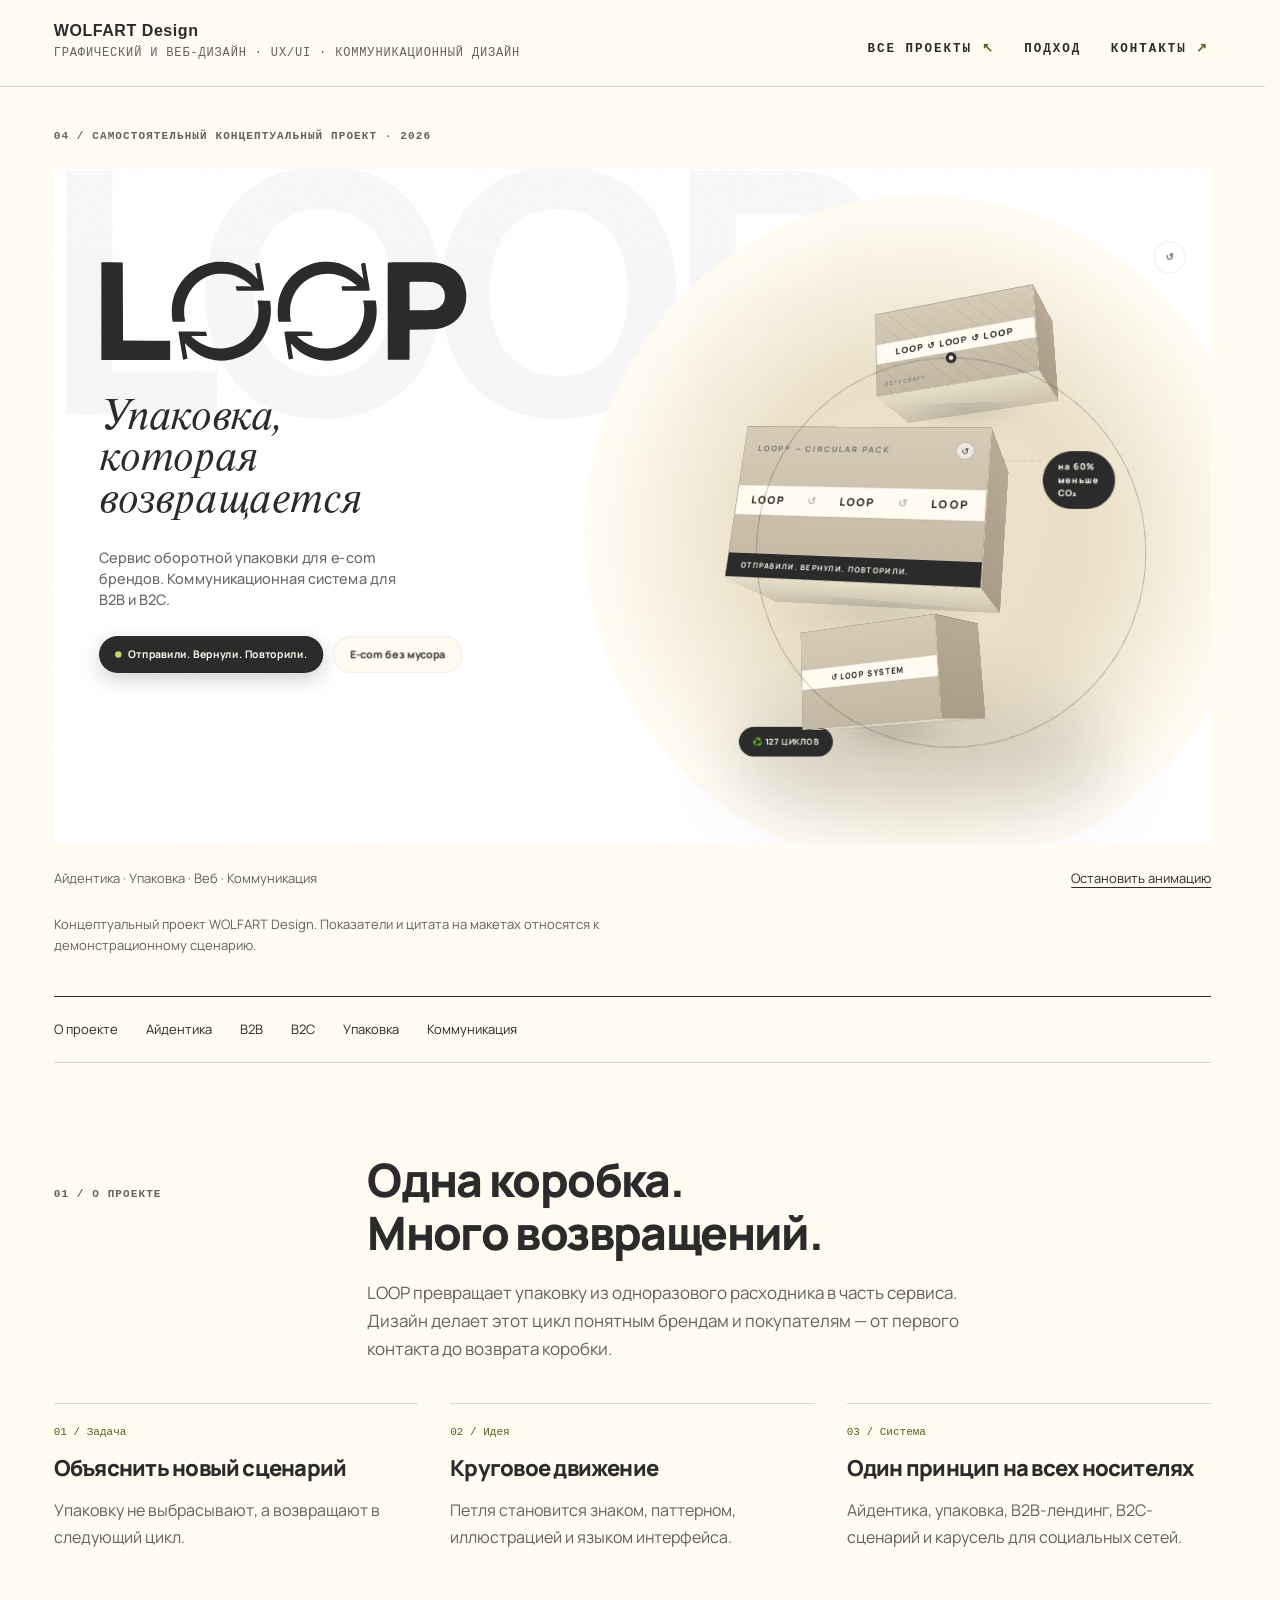
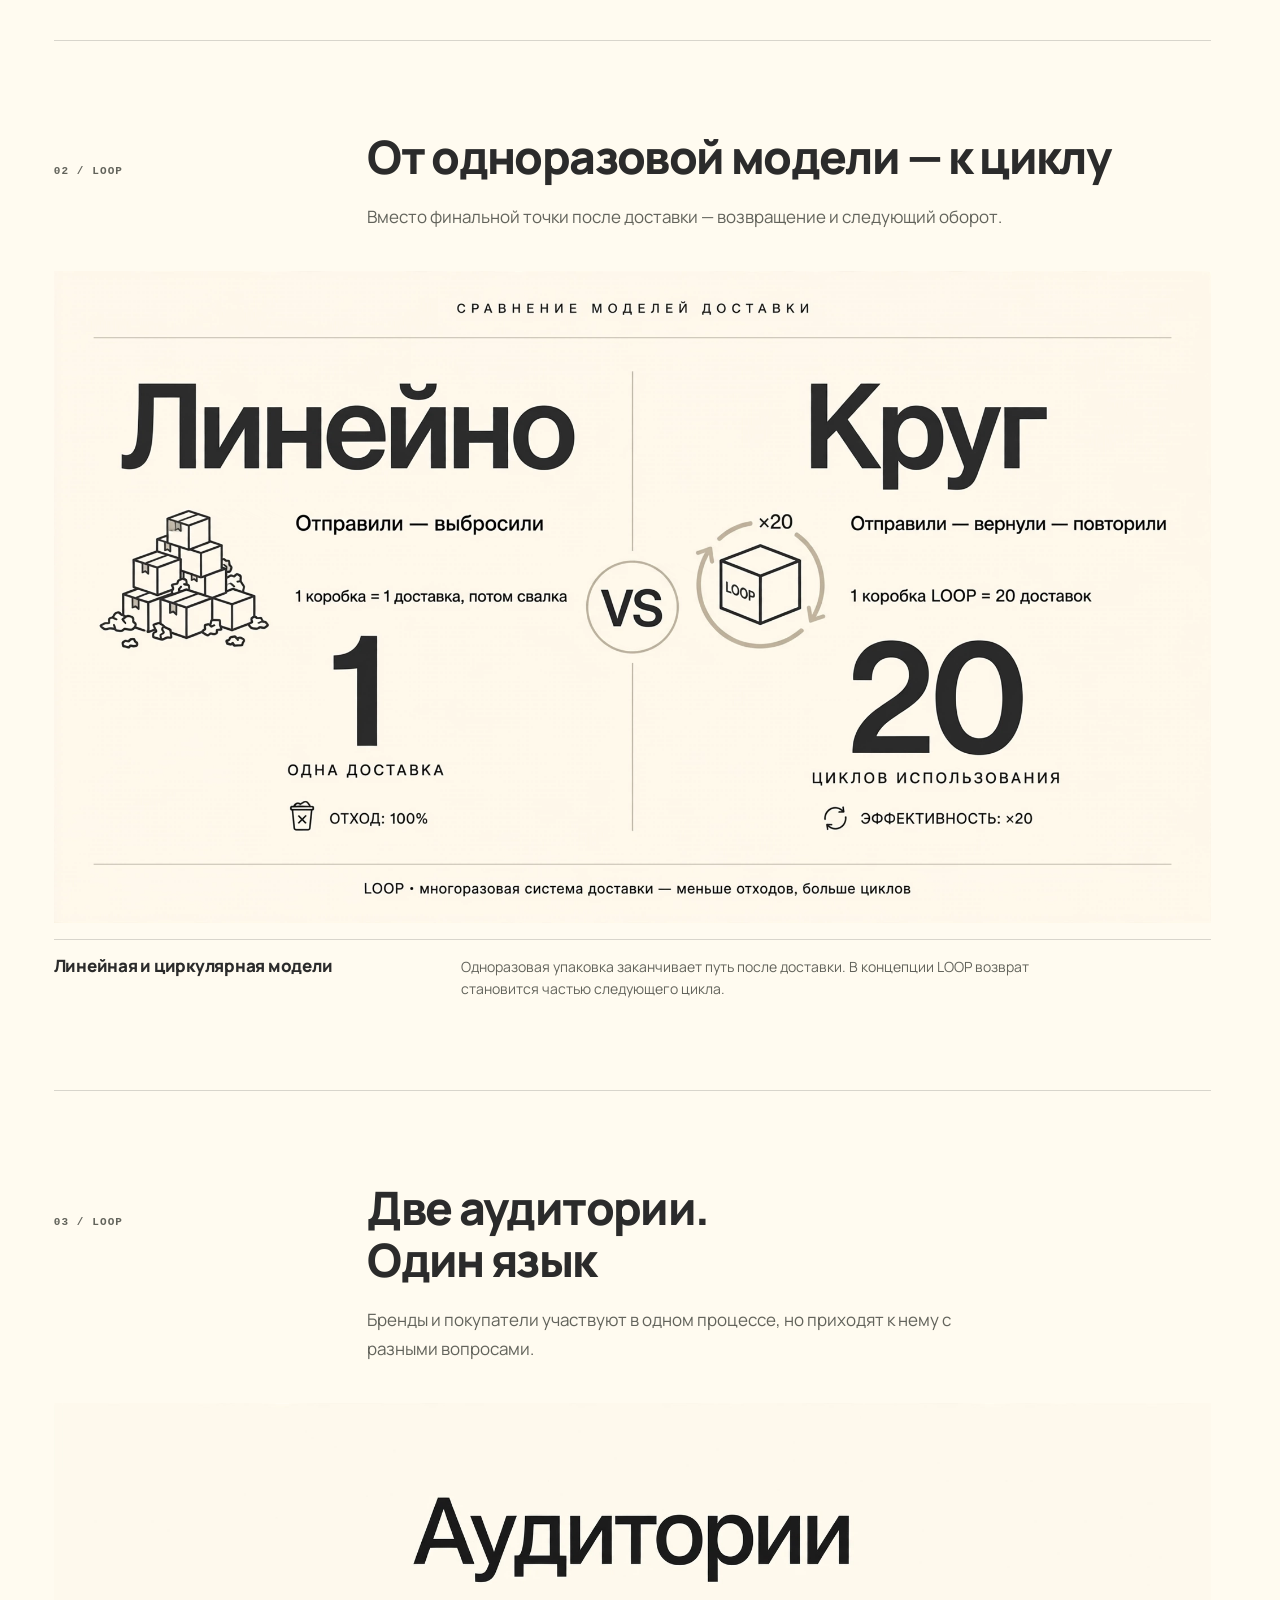
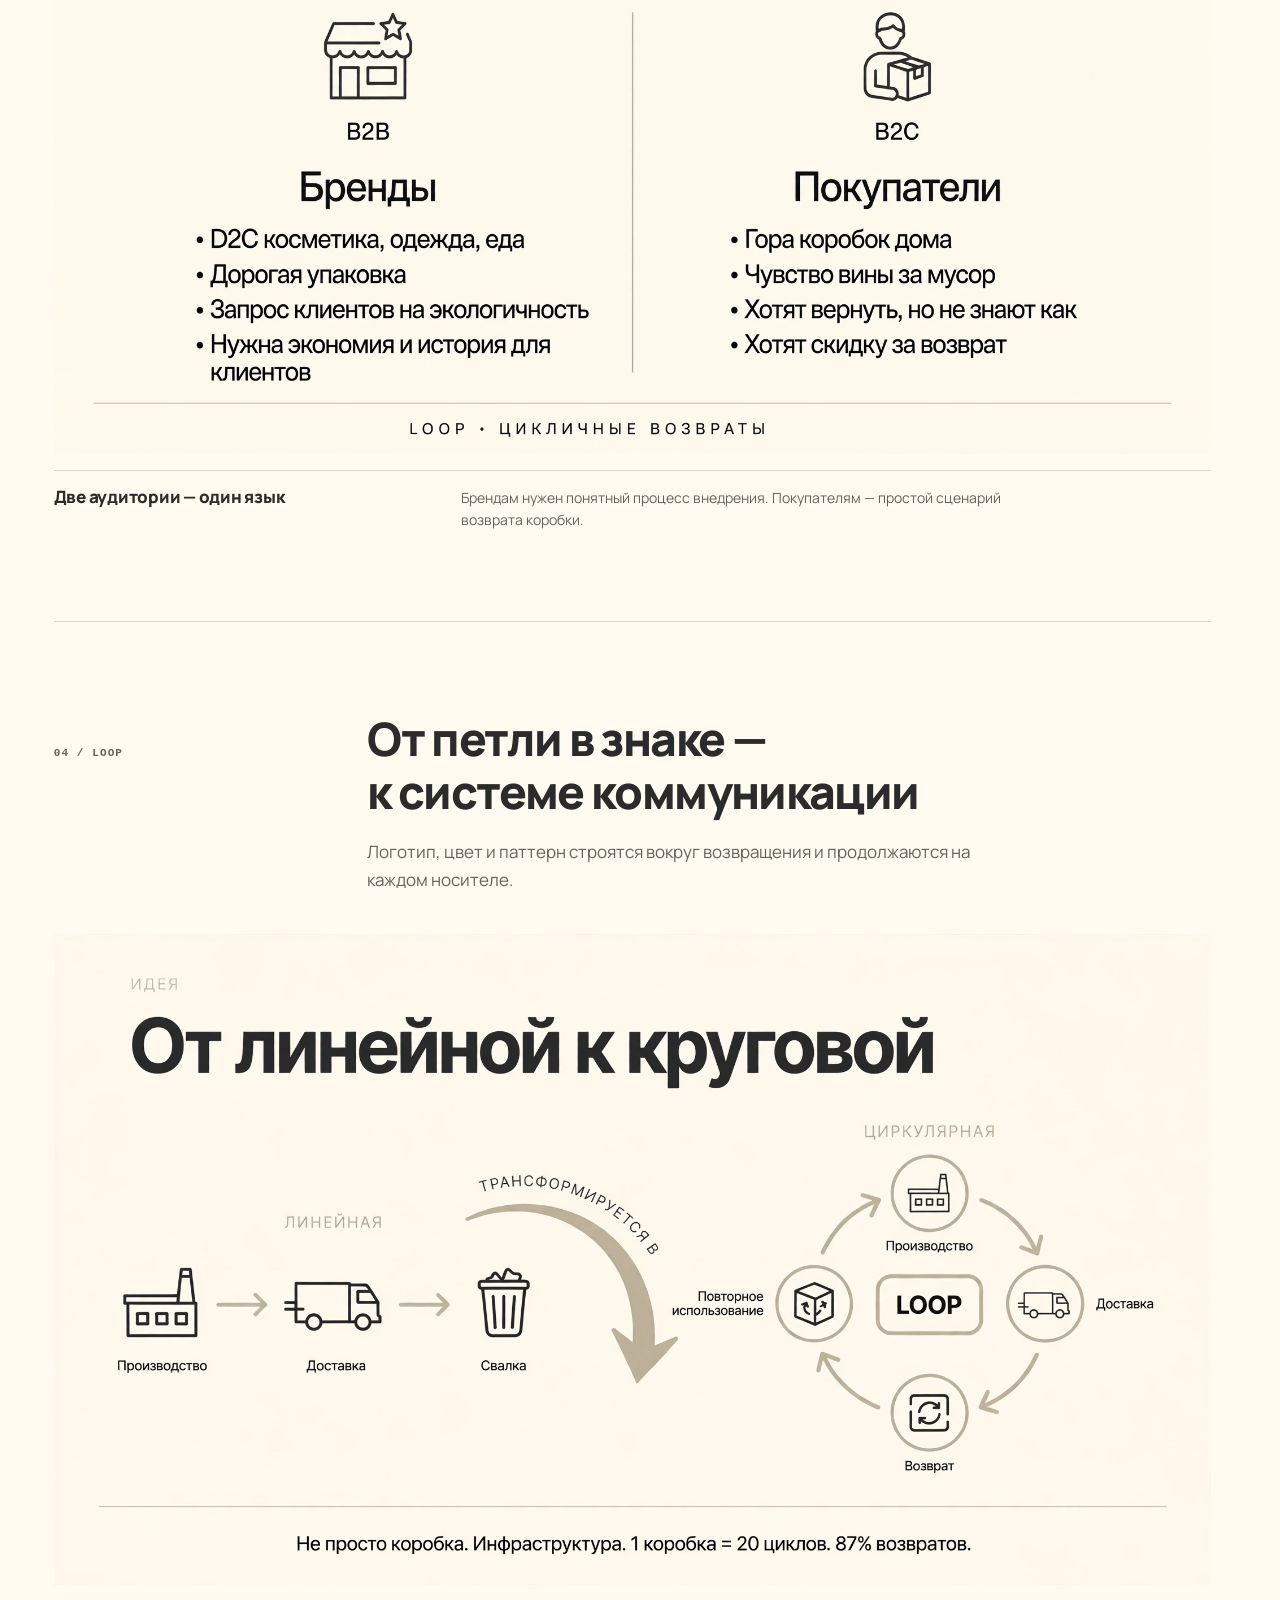
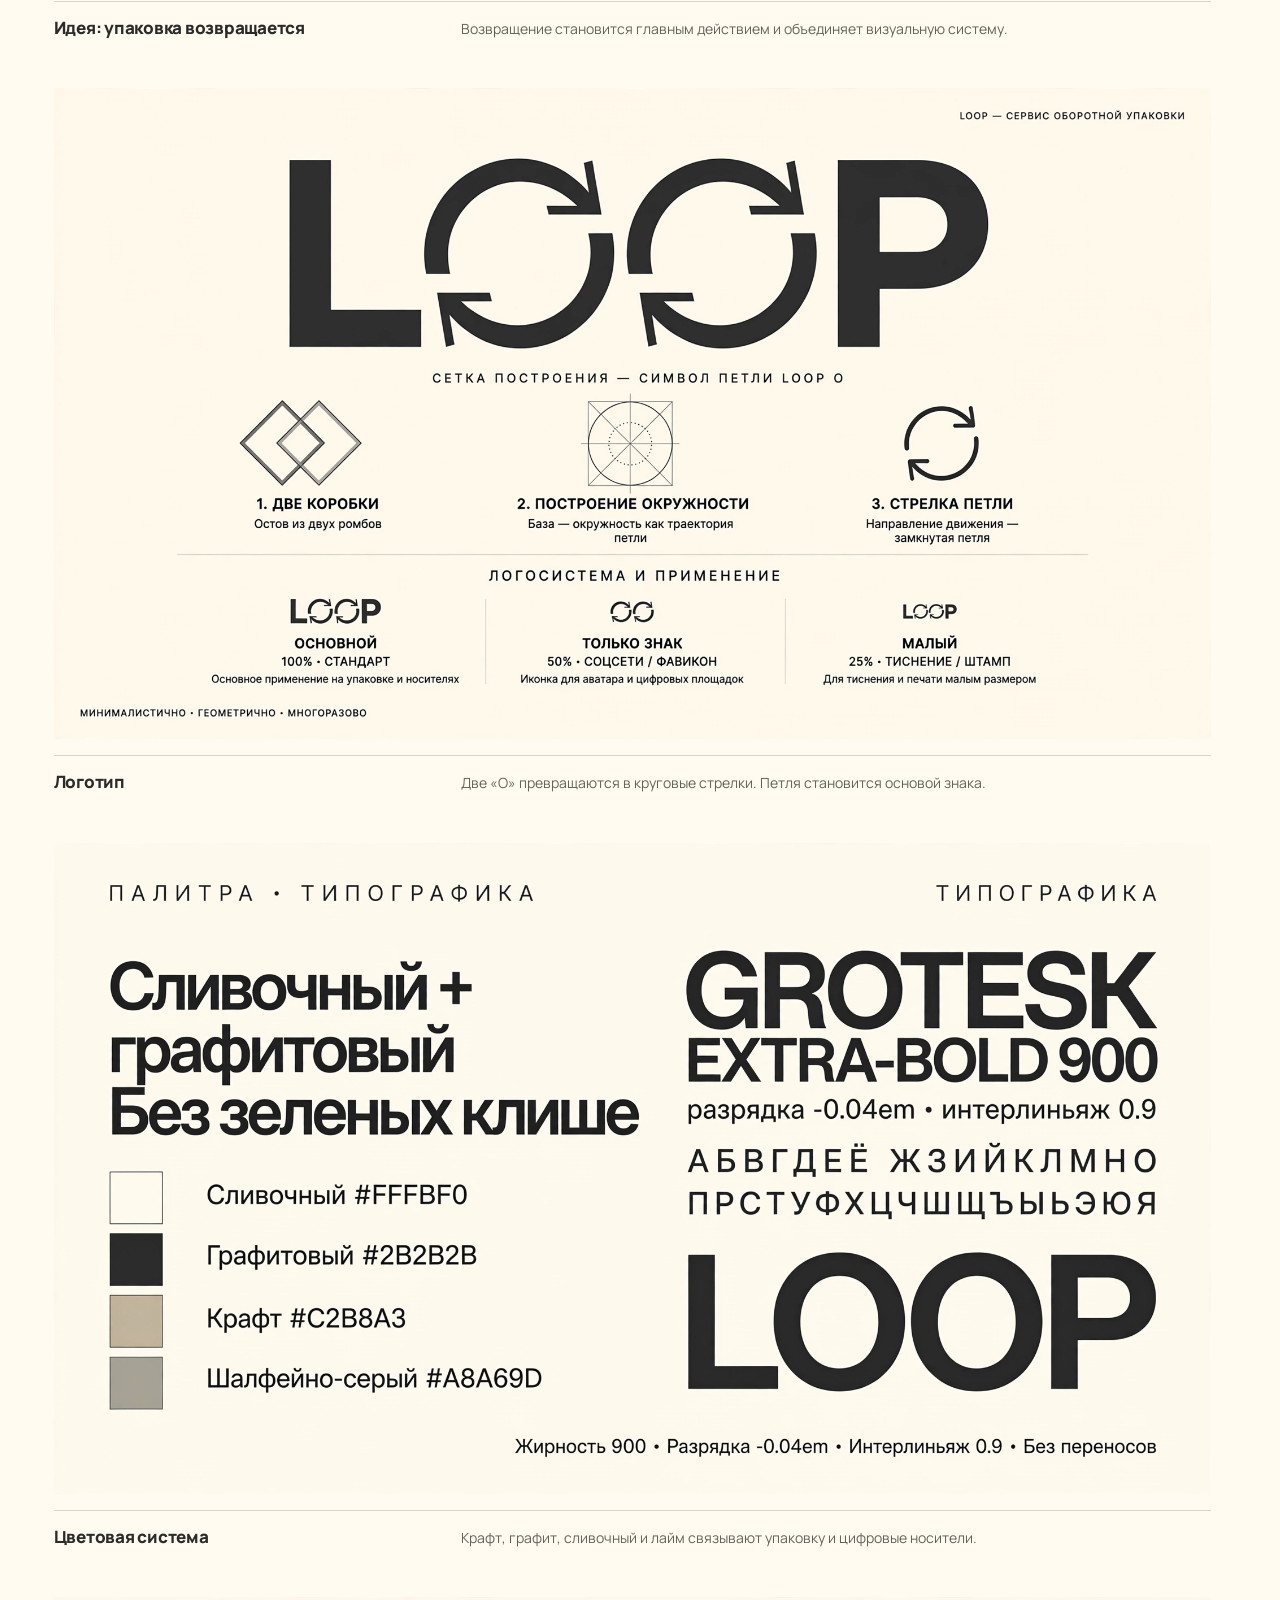
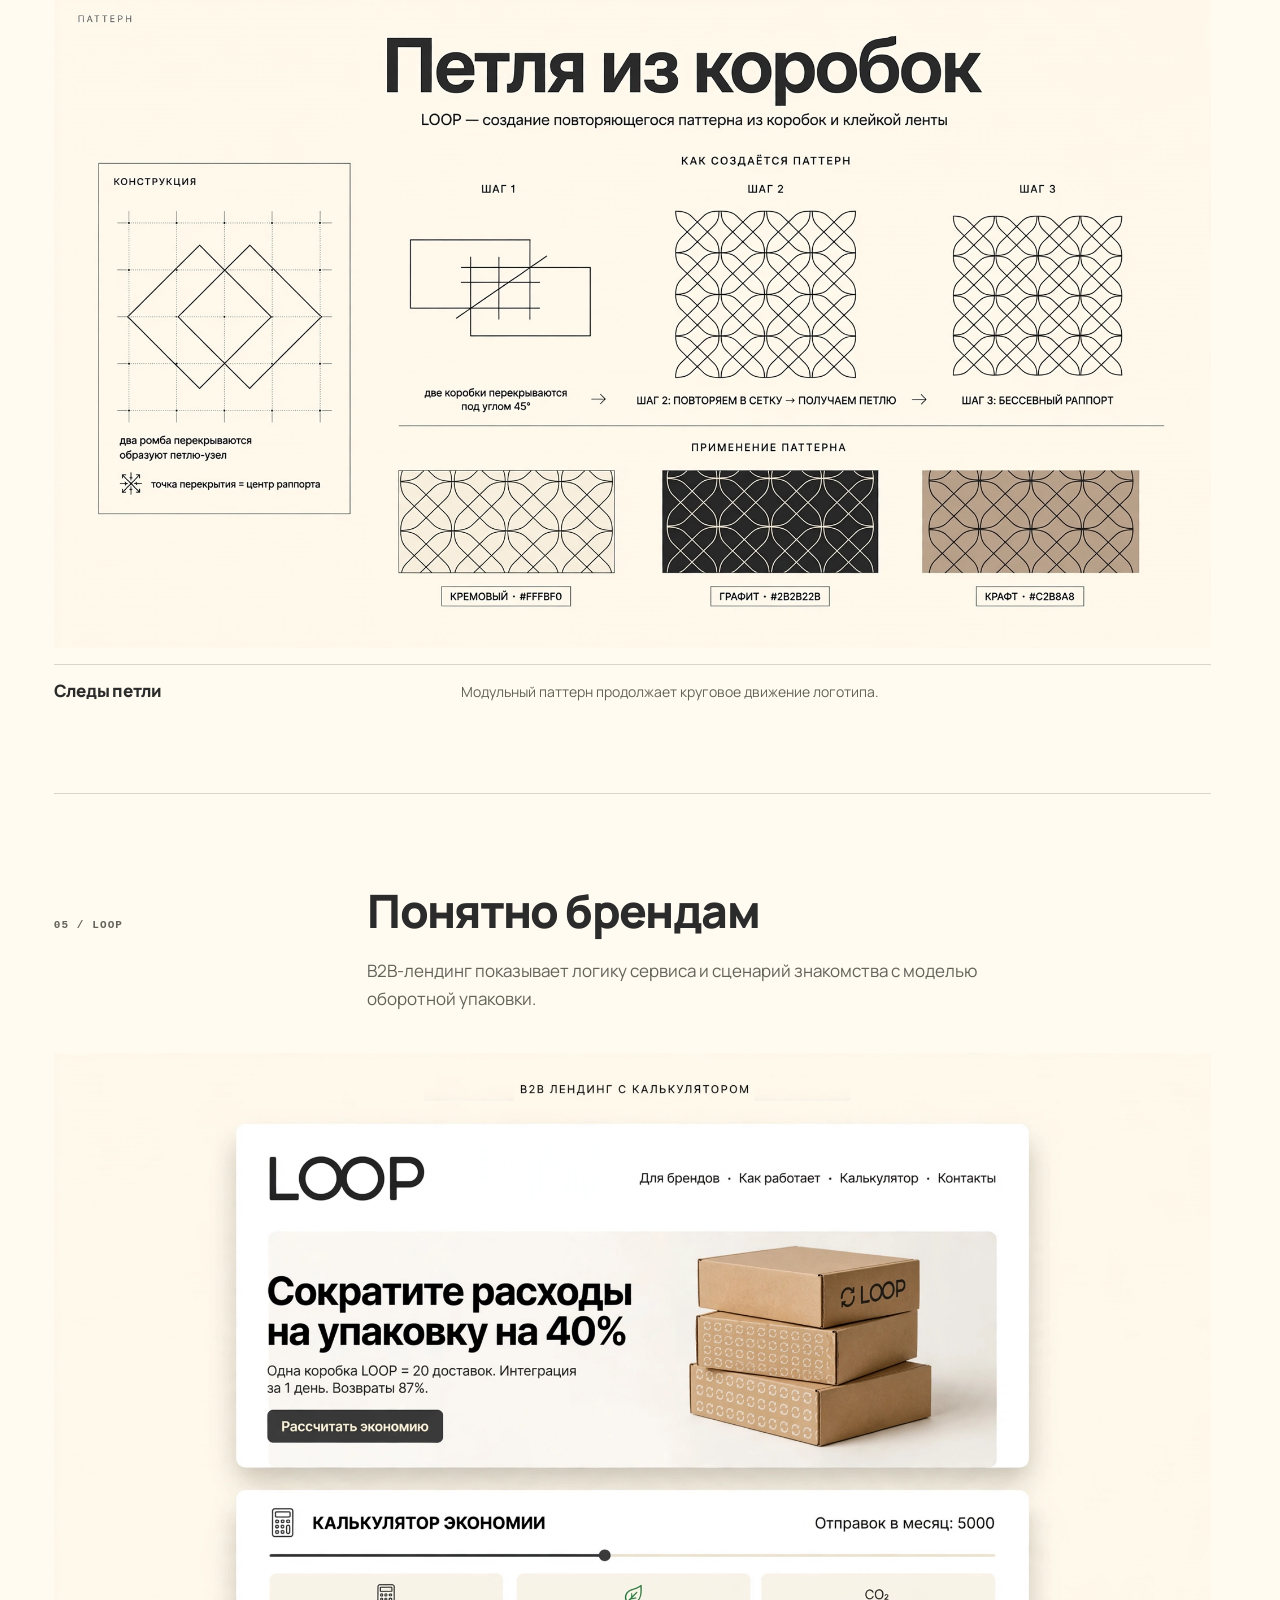
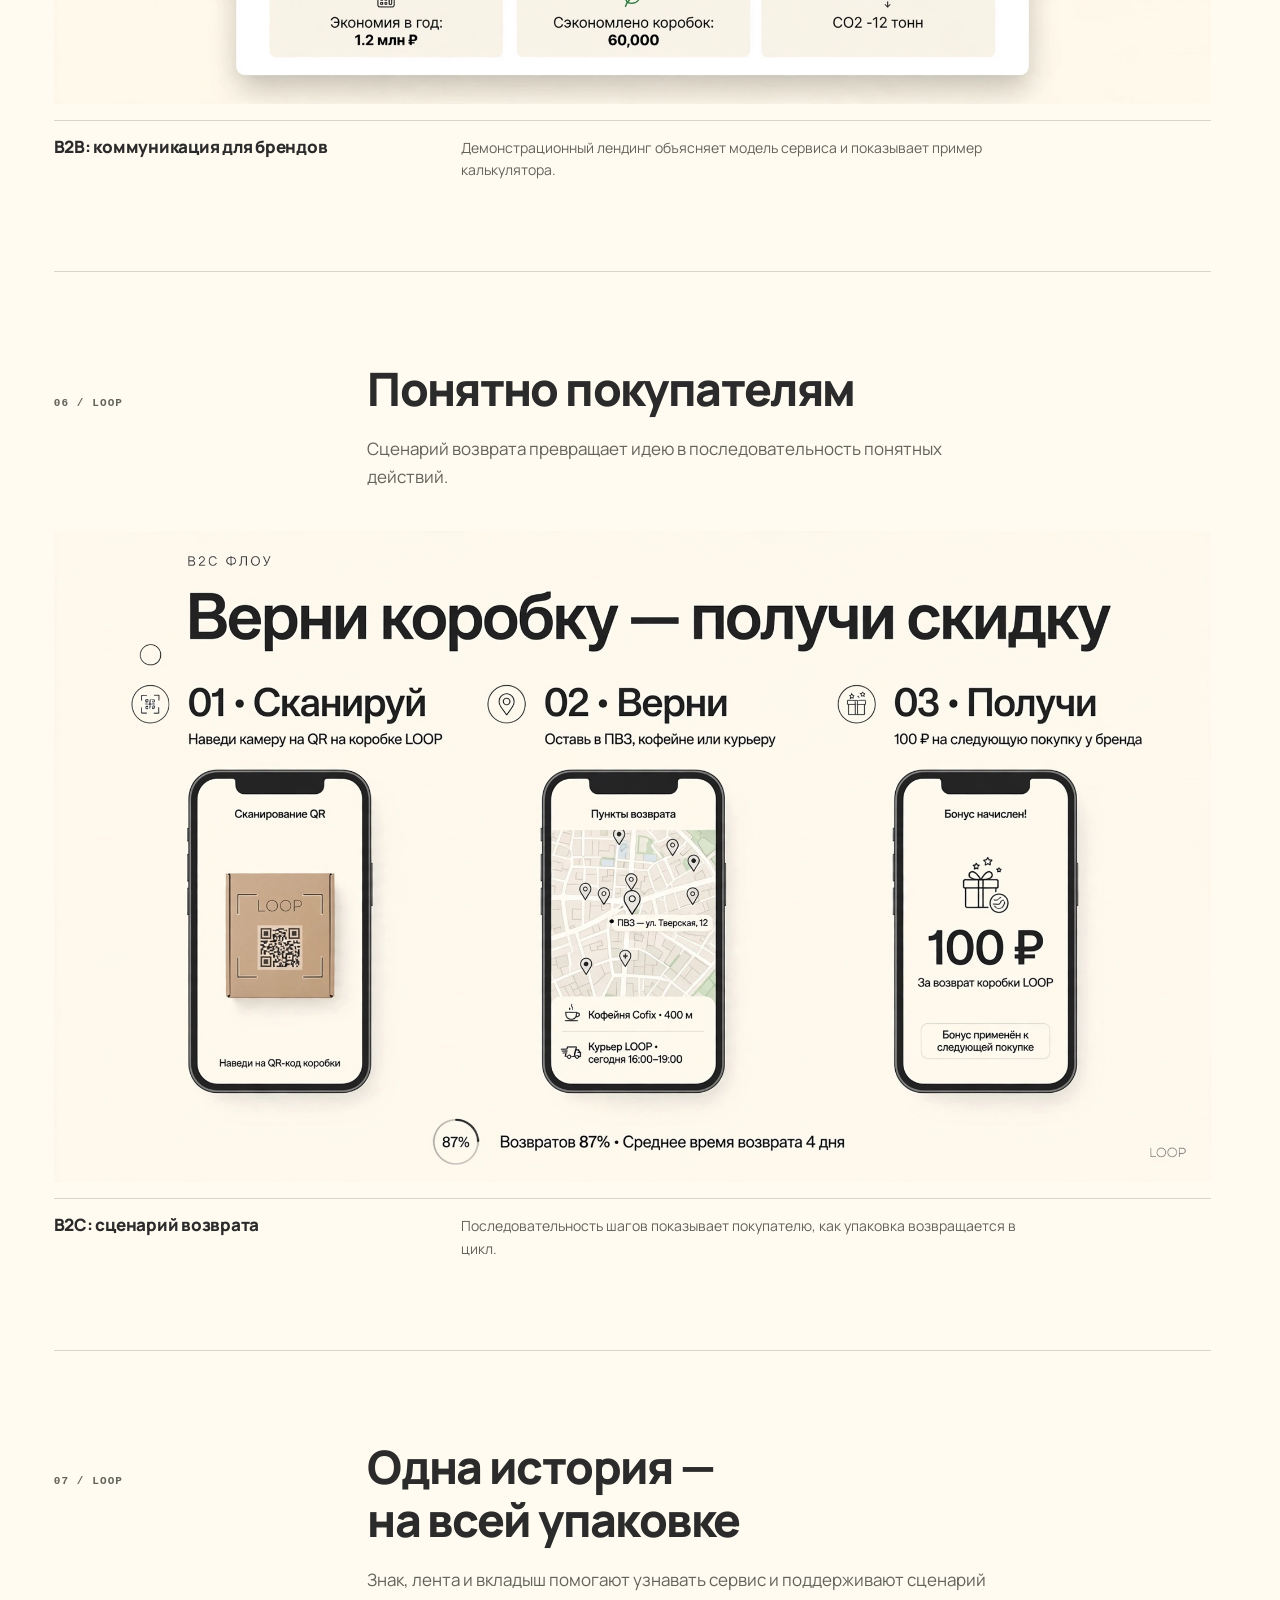
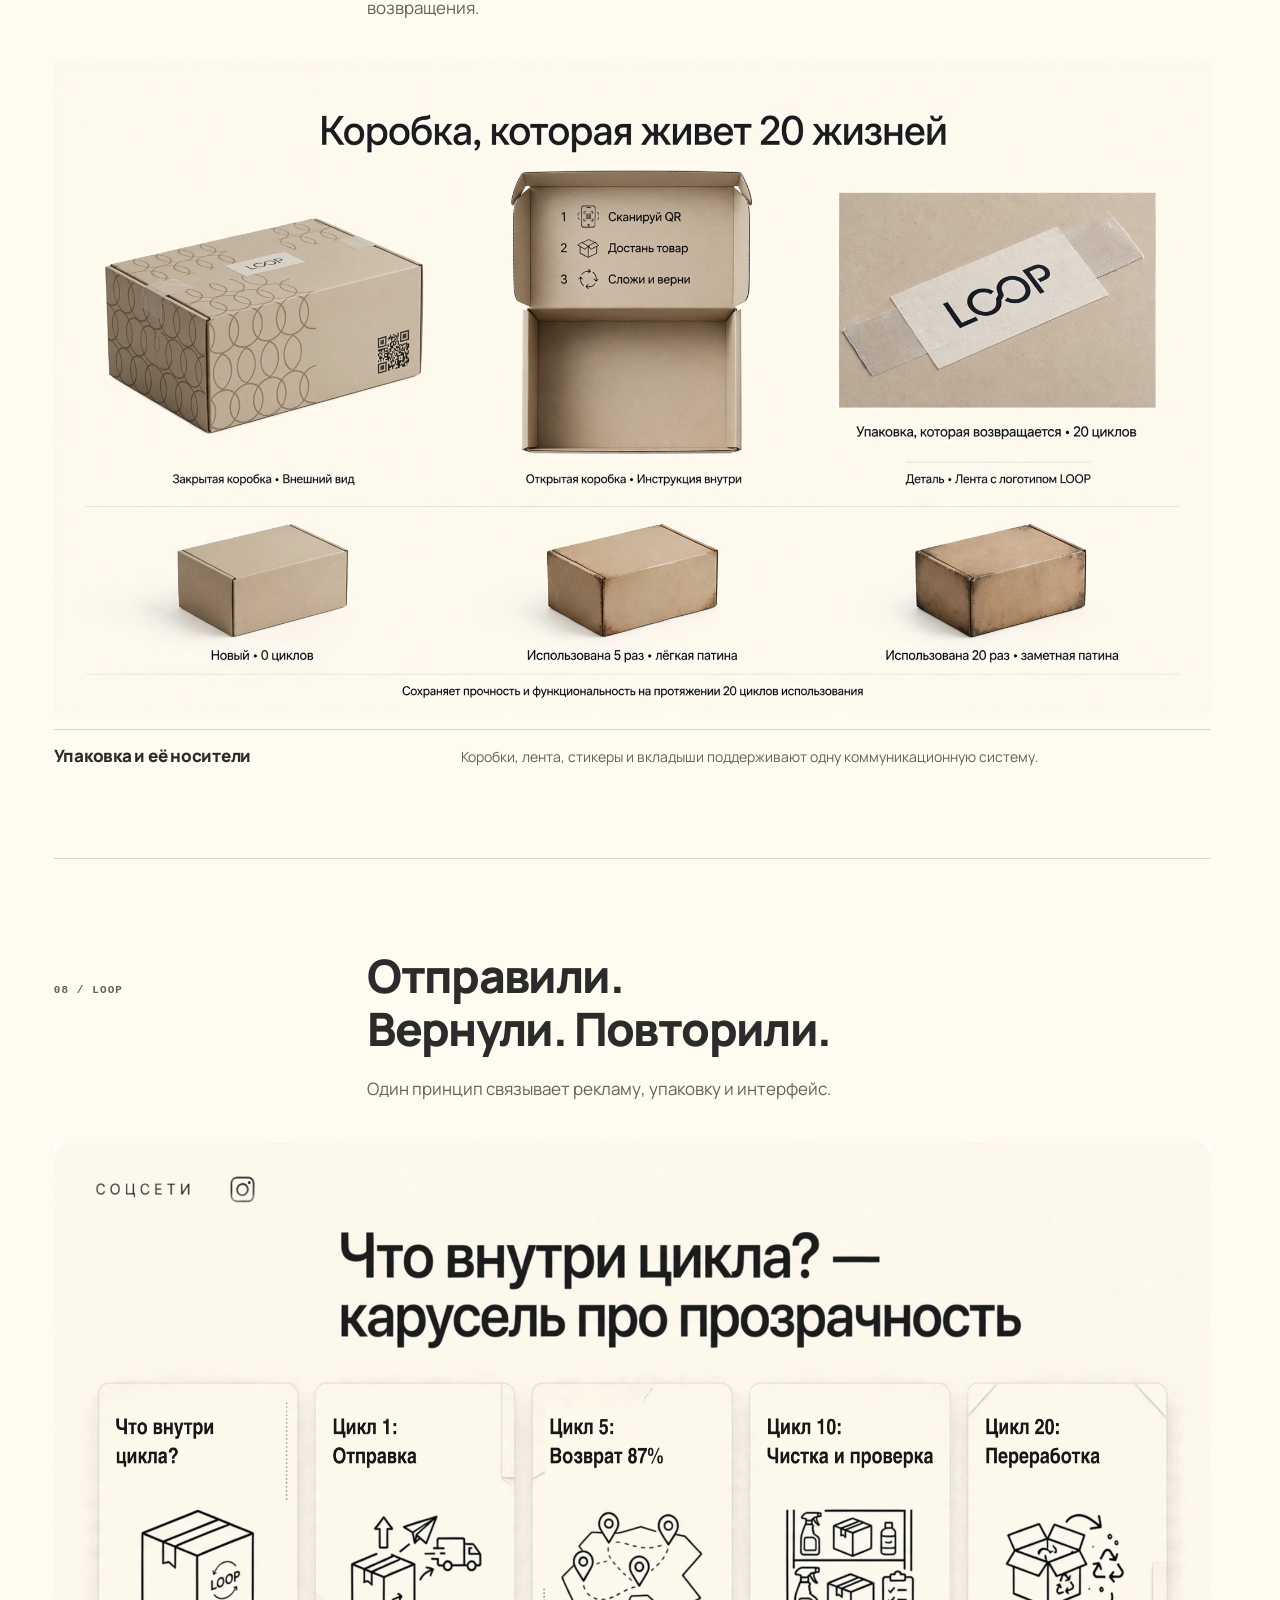
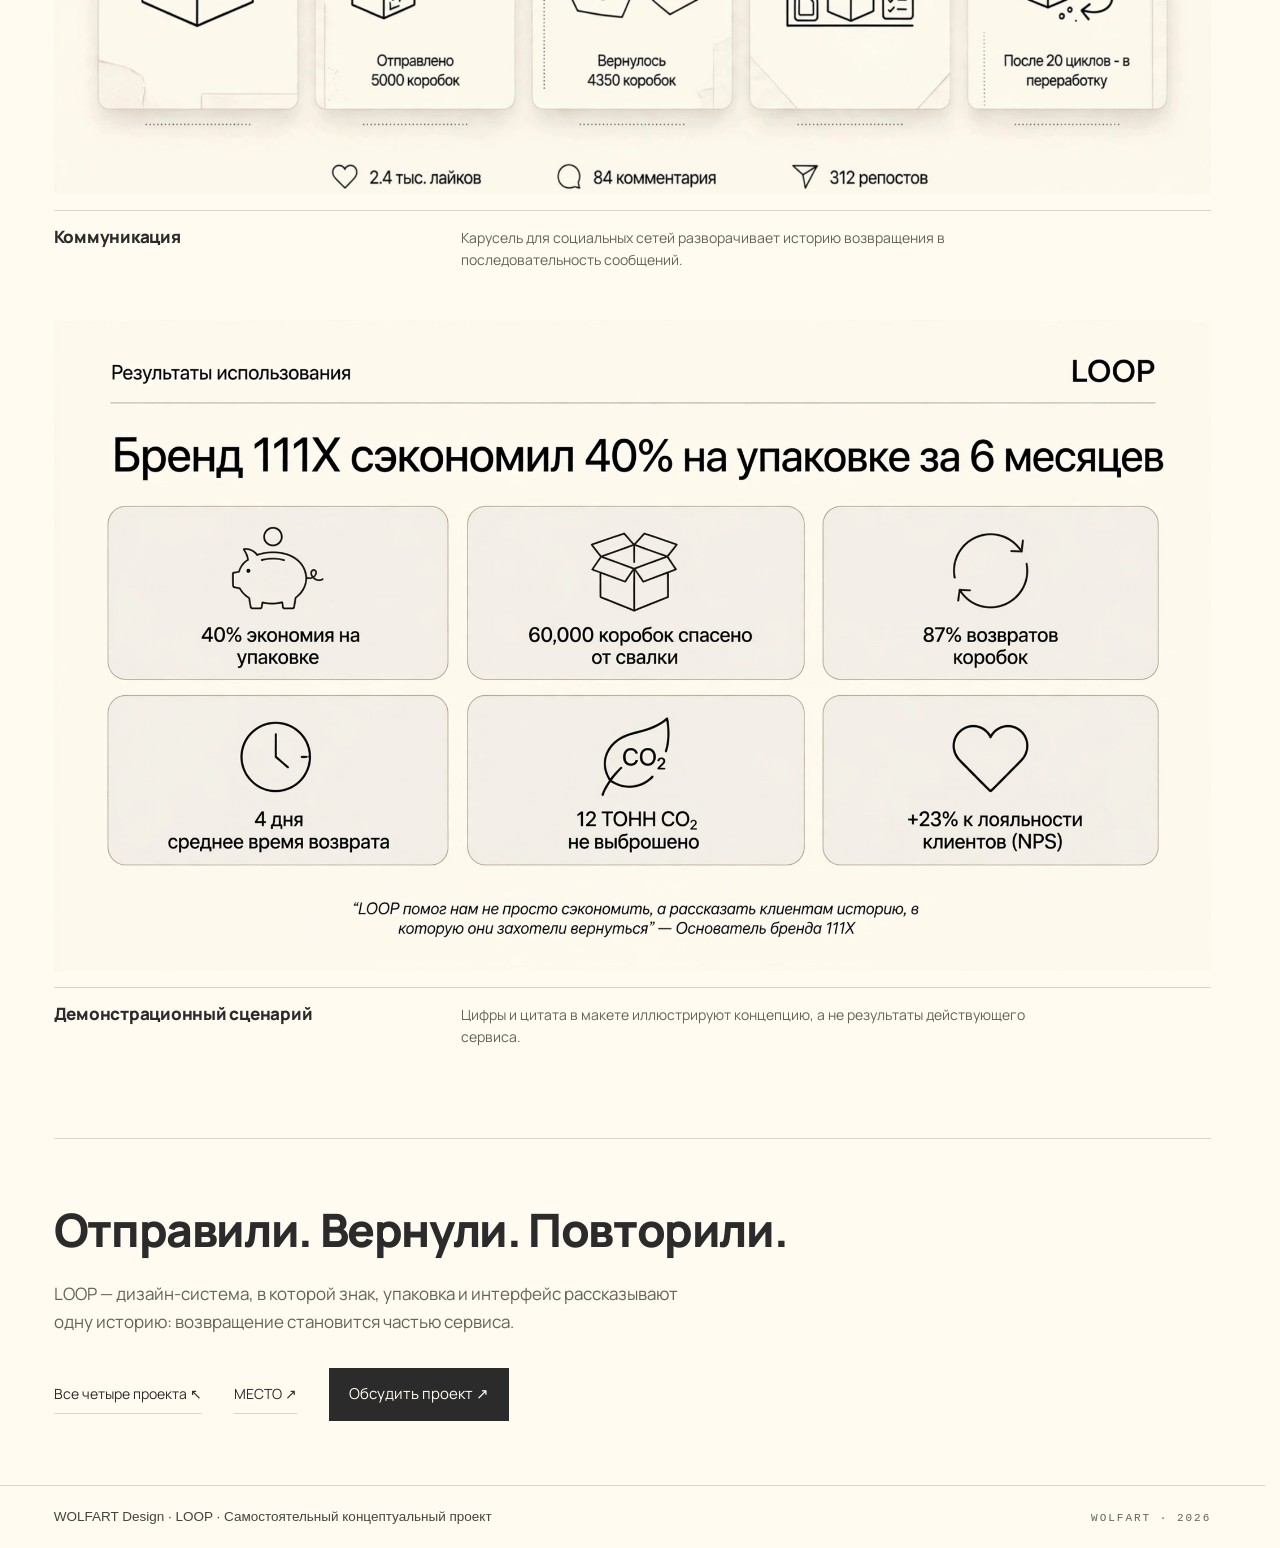
<file: loop.html>
<!doctype html>
<html lang="ru"><head><meta charset="utf-8"><meta name="viewport" content="width=device-width,initial-scale=1"><title>LOOP — упаковка, которая возвращается · WOLFART Design</title><meta name="description" content="LOOP — концептуальный сервис оборотной упаковки: айдентика, упаковка, B2B-лендинг, B2C-сценарий и коммуникация. Кейс WOLFART Design."><meta name="theme-color" content="#FFFBF0"><link rel="stylesheet" href="assets/css/site.css?v=20261005-1"><link rel="stylesheet" href="assets/loop/case.css?v=20261011-1"><script src="assets/js/site.js" defer></script><script src="assets/loop/case.js" defer></script></head>
<body class="loop-case"><a class="skip" href="#main">К содержанию</a><aside class="folio-side" aria-hidden="true">LOOP · кейс 04 — 2026</aside><header class="site-head">
    <a class="brand brand-home" href="index.html" aria-label="WOLFART Design — главная страница">
      <p class="brand-name">WOLFART Design</p>
      <p class="brand-role">Графический и веб-дизайн · UX/UI · Коммуникационный дизайн</p>
    </a>
    <nav class="site-nav" aria-label="Основная навигация">
      <a class="nav-link" href="index.html#projects">Все проекты <span class="arr" aria-hidden="true">↖</span></a>
      <button class="nav-link" type="button" data-open="dlg-approach" aria-controls="dlg-approach" aria-haspopup="dialog">Подход</button>
      <button class="nav-link" type="button" data-open="dlg-contacts" aria-controls="dlg-contacts" aria-haspopup="dialog">Контакты <span class="arr" aria-hidden="true">↗</span></button>
    </nav>
  </header>
<main id="main" class="l-shell" tabindex="-1">
<section class="l-cover" id="cover" aria-labelledby="loop-title"><h1 id="loop-title" class="visually-hidden">LOOP — упаковка, которая возвращается</h1><p class="l-label">04 / Самостоятельный концептуальный проект · 2026</p><div class="l-animation" id="loop-animation"><img class="l-cover-poster" src="assets/loop/images/hero-poster.webp" width="2048" height="1195" alt="LOOP — упаковка, которая возвращается: фирменный знак и крафтовые коробки" fetchpriority="high" decoding="async"><iframe title="Анимированная обложка LOOP: круговые стрелки и коробки" data-src="assets/loop/hero.html" width="1440" height="840" tabindex="-1" scrolling="no"></iframe></div><div class="l-cover-caption"><p>Айдентика · Упаковка · Веб · Коммуникация</p><button type="button" class="l-animation-toggle" aria-controls="loop-animation" aria-pressed="false" hidden>Включить анимацию</button></div><p class="l-concept">Концептуальный проект WOLFART Design. Показатели и цитата на макетах относятся к демонстрационному сценарию.</p></section>
<nav class="l-case-nav" aria-label="Разделы кейса LOOP"><a href="#idea">О проекте</a><a href="#identity">Айдентика</a><a href="#b2b">B2B</a><a href="#b2c">B2C</a><a href="#packaging">Упаковка</a><a href="#communication">Коммуникация</a></nav>
<section class="l-section" id="idea" aria-labelledby="idea-title"><div class="l-section-head"><p class="l-label">01 / О проекте</p><div><h2 id="idea-title">Одна коробка.<br>Много возвращений.</h2><p>LOOP превращает упаковку из одноразового расходника в часть сервиса. Дизайн делает этот цикл понятным брендам и покупателям — от первого контакта до возврата коробки.</p></div></div><div class="l-notes"><article><span>01 / Задача</span><h3>Объяснить новый сценарий</h3><p>Упаковку не выбрасывают, а возвращают в следующий цикл.</p></article><article><span>02 / Идея</span><h3>Круговое движение</h3><p>Петля становится знаком, паттерном, иллюстрацией и языком интерфейса.</p></article><article><span>03 / Система</span><h3>Один принцип на всех носителях</h3><p>Айдентика, упаковка, B2B-лендинг, B2C-сценарий и карусель для социальных сетей.</p></article></div></section>
<section class="l-section" id="models" aria-labelledby="models-title"><div class="l-section-head"><p class="l-label">02 / LOOP</p><div><h2 id="models-title">От одноразовой модели — к циклу</h2><p>Вместо финальной точки после доставки — возвращение и следующий оборот.</p></div></div><div class="l-stack"><figure class="l-media"><a href="assets/loop/images/03-comparison.webp" data-loop-image="Линейная и циркулярная модели" aria-label="Увеличить макет: Линейная и циркулярная модели"><img src="assets/loop/images/03-comparison.webp" width="2048" height="1152" alt="Линейная и циркулярная модели — утверждённый макет LOOP" loading="lazy" decoding="async"></a><figcaption><h3>Линейная и циркулярная модели</h3><p>Одноразовая упаковка заканчивает путь после доставки. В концепции LOOP возврат становится частью следующего цикла.</p></figcaption></figure></div></section><section class="l-section" id="audiences" aria-labelledby="audiences-title"><div class="l-section-head"><p class="l-label">03 / LOOP</p><div><h2 id="audiences-title">Две аудитории.<br>Один язык</h2><p>Бренды и покупатели участвуют в одном процессе, но приходят к нему с разными вопросами.</p></div></div><div class="l-stack"><figure class="l-media"><a href="assets/loop/images/04-audiences.webp" data-loop-image="Две аудитории — один язык" aria-label="Увеличить макет: Две аудитории — один язык"><img src="assets/loop/images/04-audiences.webp" width="2048" height="1152" alt="Две аудитории — один язык — утверждённый макет LOOP" loading="lazy" decoding="async"></a><figcaption><h3>Две аудитории — один язык</h3><p>Брендам нужен понятный процесс внедрения. Покупателям — простой сценарий возврата коробки.</p></figcaption></figure></div></section><section class="l-section" id="identity" aria-labelledby="identity-title"><div class="l-section-head"><p class="l-label">04 / LOOP</p><div><h2 id="identity-title">От петли в знаке —<br>к системе коммуникации</h2><p>Логотип, цвет и паттерн строятся вокруг возвращения и продолжаются на каждом носителе.</p></div></div><div class="l-stack"><figure class="l-media"><a href="assets/loop/images/05-idea.webp" data-loop-image="Идея: упаковка возвращается" aria-label="Увеличить макет: Идея: упаковка возвращается"><img src="assets/loop/images/05-idea.webp" width="2048" height="1152" alt="Идея: упаковка возвращается — утверждённый макет LOOP" loading="lazy" decoding="async"></a><figcaption><h3>Идея: упаковка возвращается</h3><p>Возвращение становится главным действием и объединяет визуальную систему.</p></figcaption></figure><figure class="l-media"><a href="assets/loop/images/06-logo.webp" data-loop-image="Логотип" aria-label="Увеличить макет: Логотип"><img src="assets/loop/images/06-logo.webp" width="2048" height="1152" alt="Логотип — утверждённый макет LOOP" loading="lazy" decoding="async"></a><figcaption><h3>Логотип</h3><p>Две «О» превращаются в круговые стрелки. Петля становится основой знака.</p></figcaption></figure><figure class="l-media"><a href="assets/loop/images/07-palette.webp" data-loop-image="Цветовая система" aria-label="Увеличить макет: Цветовая система"><img src="assets/loop/images/07-palette.webp" width="2048" height="1152" alt="Цветовая система — утверждённый макет LOOP" loading="lazy" decoding="async"></a><figcaption><h3>Цветовая система</h3><p>Крафт, графит, сливочный и лайм связывают упаковку и цифровые носители.</p></figcaption></figure><figure class="l-media"><a href="assets/loop/images/08-pattern.webp" data-loop-image="Следы петли" aria-label="Увеличить макет: Следы петли"><img src="assets/loop/images/08-pattern.webp" width="2048" height="1152" alt="Следы петли — утверждённый макет LOOP" loading="lazy" decoding="async"></a><figcaption><h3>Следы петли</h3><p>Модульный паттерн продолжает круговое движение логотипа.</p></figcaption></figure></div></section><section class="l-section" id="b2b" aria-labelledby="b2b-title"><div class="l-section-head"><p class="l-label">05 / LOOP</p><div><h2 id="b2b-title">Понятно брендам</h2><p>B2B-лендинг показывает логику сервиса и сценарий знакомства с моделью оборотной упаковки.</p></div></div><div class="l-stack"><figure class="l-media"><a href="assets/loop/images/09-b2b.webp" data-loop-image="B2B: коммуникация для брендов" aria-label="Увеличить макет: B2B: коммуникация для брендов"><img src="assets/loop/images/09-b2b.webp" width="2048" height="1152" alt="B2B: коммуникация для брендов — утверждённый макет LOOP" loading="lazy" decoding="async"></a><figcaption><h3>B2B: коммуникация для брендов</h3><p>Демонстрационный лендинг объясняет модель сервиса и показывает пример калькулятора.</p></figcaption></figure></div></section><section class="l-section" id="b2c" aria-labelledby="b2c-title"><div class="l-section-head"><p class="l-label">06 / LOOP</p><div><h2 id="b2c-title">Понятно покупателям</h2><p>Сценарий возврата превращает идею в последовательность понятных действий.</p></div></div><div class="l-stack"><figure class="l-media"><a href="assets/loop/images/10-b2c.webp" data-loop-image="B2C: сценарий возврата" aria-label="Увеличить макет: B2C: сценарий возврата"><img src="assets/loop/images/10-b2c.webp" width="2048" height="1152" alt="B2C: сценарий возврата — утверждённый макет LOOP" loading="lazy" decoding="async"></a><figcaption><h3>B2C: сценарий возврата</h3><p>Последовательность шагов показывает покупателю, как упаковка возвращается в цикл.</p></figcaption></figure></div></section><section class="l-section" id="packaging" aria-labelledby="packaging-title"><div class="l-section-head"><p class="l-label">07 / LOOP</p><div><h2 id="packaging-title">Одна история —<br>на всей упаковке</h2><p>Знак, лента и вкладыш помогают узнавать сервис и поддерживают сценарий возвращения.</p></div></div><div class="l-stack"><figure class="l-media"><a href="assets/loop/images/11-packaging.webp" data-loop-image="Упаковка и её носители" aria-label="Увеличить макет: Упаковка и её носители"><img src="assets/loop/images/11-packaging.webp" width="2048" height="1152" alt="Упаковка и её носители — утверждённый макет LOOP" loading="lazy" decoding="async"></a><figcaption><h3>Упаковка и её носители</h3><p>Коробки, лента, стикеры и вкладыши поддерживают одну коммуникационную систему.</p></figcaption></figure></div></section><section class="l-section" id="communication" aria-labelledby="communication-title"><div class="l-section-head"><p class="l-label">08 / LOOP</p><div><h2 id="communication-title">Отправили.<br>Вернули. Повторили.</h2><p>Один принцип связывает рекламу, упаковку и интерфейс.</p></div></div><div class="l-stack"><figure class="l-media"><a href="assets/loop/images/12-communication.webp" data-loop-image="Коммуникация" aria-label="Увеличить макет: Коммуникация"><img src="assets/loop/images/12-communication.webp" width="2048" height="1152" alt="Коммуникация — утверждённый макет LOOP" loading="lazy" decoding="async"></a><figcaption><h3>Коммуникация</h3><p>Карусель для социальных сетей разворачивает историю возвращения в последовательность сообщений.</p></figcaption></figure><figure class="l-media"><a href="assets/loop/images/13-economy.webp" data-loop-image="Демонстрационный сценарий" aria-label="Увеличить макет: Демонстрационный сценарий"><img src="assets/loop/images/13-economy.webp" width="2048" height="1152" alt="Демонстрационный сценарий — утверждённый макет LOOP" loading="lazy" decoding="async"></a><figcaption><h3>Демонстрационный сценарий</h3><p>Цифры и цитата в макете иллюстрируют концепцию, а не результаты действующего сервиса.</p></figcaption></figure></div></section>
<section class="l-end" aria-label="Завершение кейса"><p>Отправили. Вернули. Повторили.</p><p class="l-end-copy">LOOP — дизайн-система, в которой знак, упаковка и интерфейс рассказывают одну историю: возвращение становится частью сервиса.</p><div><a href="index.html#projects">Все четыре проекта ↖</a><a href="mesto.html">МЕСТО ↗</a><button type="button" data-open="dlg-contacts" aria-controls="dlg-contacts" aria-haspopup="dialog">Обсудить проект ↗</button></div></section>
</main><footer class="site-foot"><p class="foot-note">WOLFART Design · LOOP · Самостоятельный концептуальный проект</p><p class="foot-mark">WOLFART · 2026</p></footer><dialog class="dlg" id="dlg-approach" aria-labelledby="t-approach">
  <div class="dlg-top">
    <p class="dlg-kicker">Подход</p>
    <button class="dlg-close" type="button" data-close aria-label="Закрыть окно">
      <svg viewBox="0 0 14 14" aria-hidden="true"><path d="M1 1l12 12M13 1L1 13" stroke="currentColor" stroke-width="1.8" stroke-linecap="round"/></svg>
    </button>
  </div>
  <h2 class="dlg-title" id="t-approach">Как устроен процесс</h2>
  <ol class="steps">
    <li><span class="num">01</span><span><span class="st-name">Задача</span><span class="st-desc">Формулируем цель, аудиторию и настроение будущей серии.</span></span></li>
    <li><span class="num">02</span><span><span class="st-name">Идея</span><span class="st-desc">Ищем метафору и визуальный ход, на котором будет держаться образ.</span></span></li>
    <li><span class="num">03</span><span><span class="st-name">AI-варианты</span><span class="st-desc">Генерируем варианты образов и отбираем самые точные.</span></span></li>
    <li><span class="num">04</span><span><span class="st-name">Ручная доработка</span><span class="st-desc">Правим композицию, цвет и детали, собираем типографику.</span></span></li>
    <li><span class="num">05</span><span><span class="st-name">Серия</span><span class="st-desc">Разворачиваем образ в цельную серию рекламных материалов.</span></span></li>
  </ol>
  <p class="dlg-note">Все работы в портфолио — самостоятельные концепции</p>
</dialog>

<dialog class="dlg" id="dlg-contacts" aria-labelledby="t-contacts">
  <div class="dlg-top">
    <p class="dlg-kicker">Контакты</p>
    <button class="dlg-close" type="button" data-close aria-label="Закрыть окно">
      <svg viewBox="0 0 14 14" aria-hidden="true"><path d="M1 1l12 12M13 1L1 13" stroke="currentColor" stroke-width="1.8" stroke-linecap="round"/></svg>
    </button>
  </div>
  <h2 class="dlg-title" id="t-contacts">Напишите нам</h2>
  <div class="dlg-body">
    <p>Расскажите о задаче — ответим и предложим, как к ней подступиться.</p>
    <p class="mail-address">wolfart.creative@gmail.com</p>
  </div>
  <p class="dlg-note">Скопируйте адрес и напишите из своей почты</p>
</dialog>

<dialog class="l-lightbox" id="loop-lightbox" aria-label="Увеличенный макет LOOP"><form method="dialog"><button aria-label="Закрыть макет">×</button></form><img alt=""><p></p></dialog></body></html>
</file>
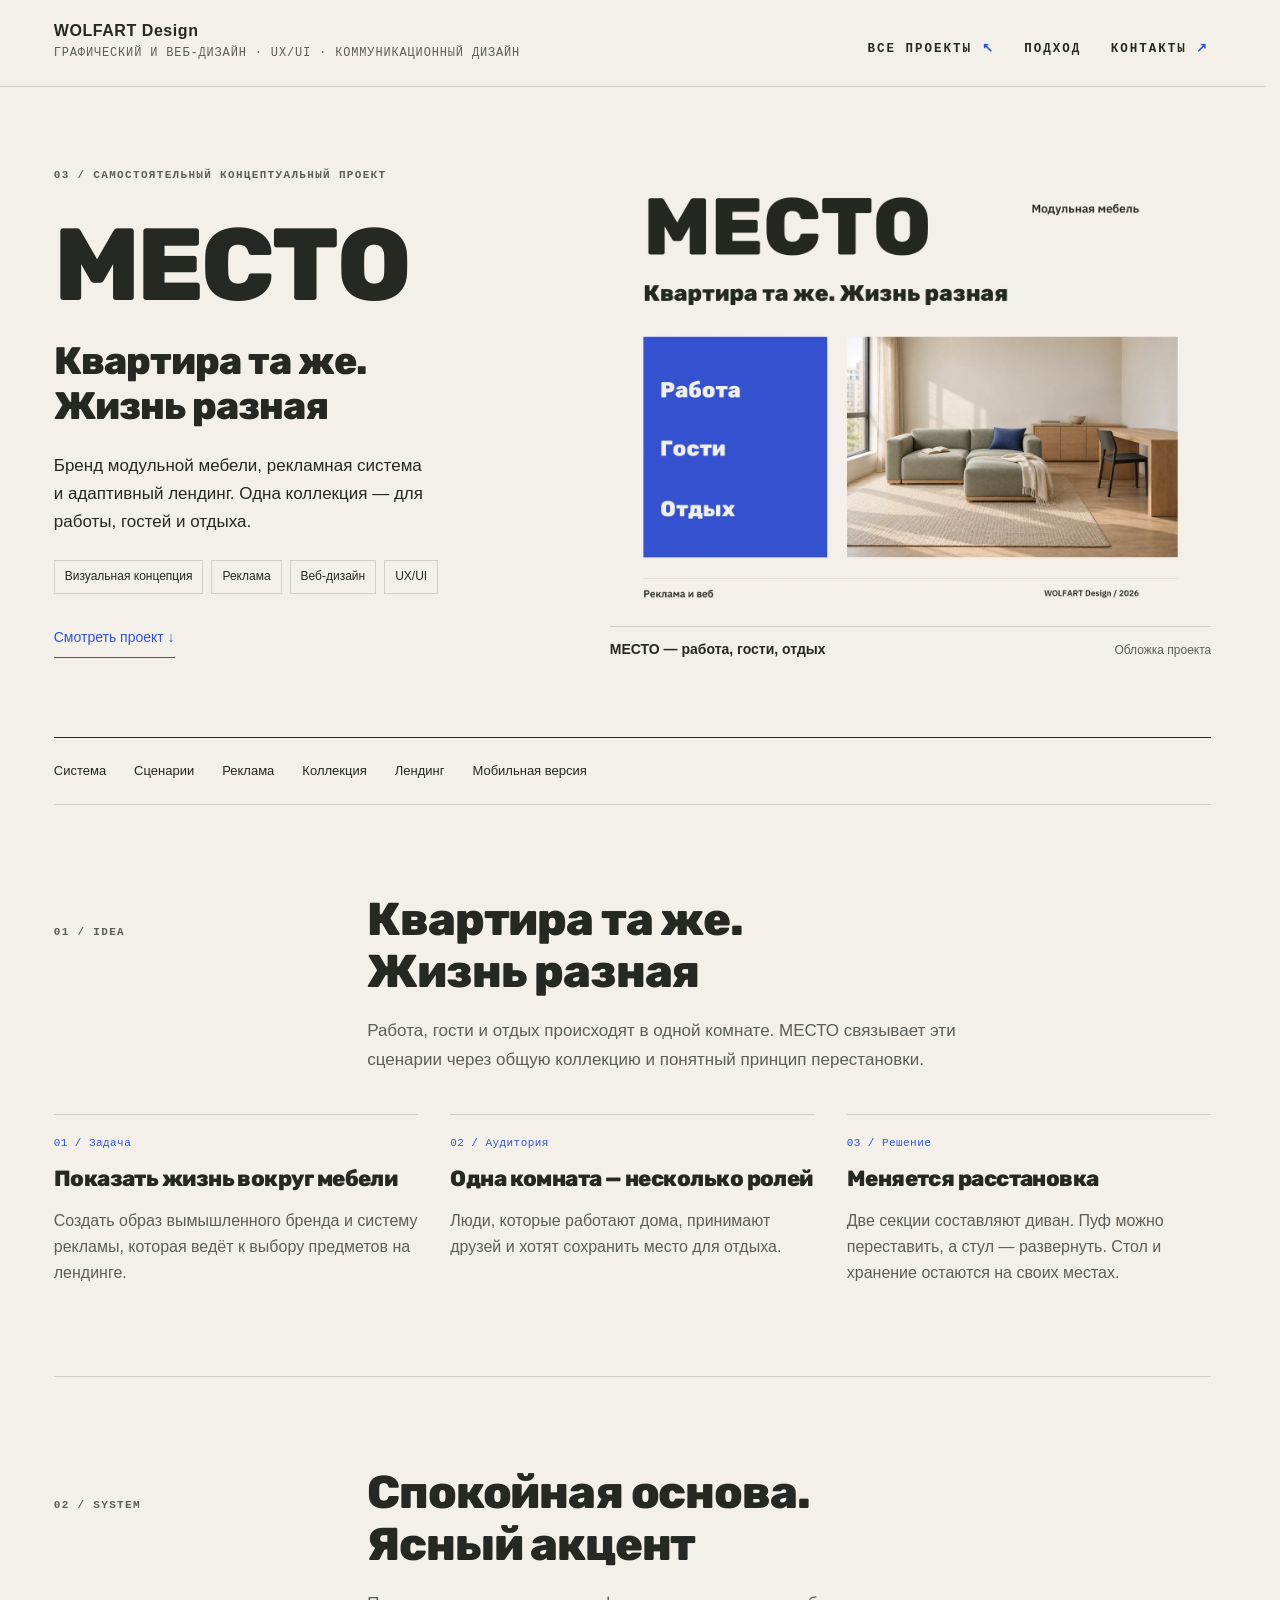
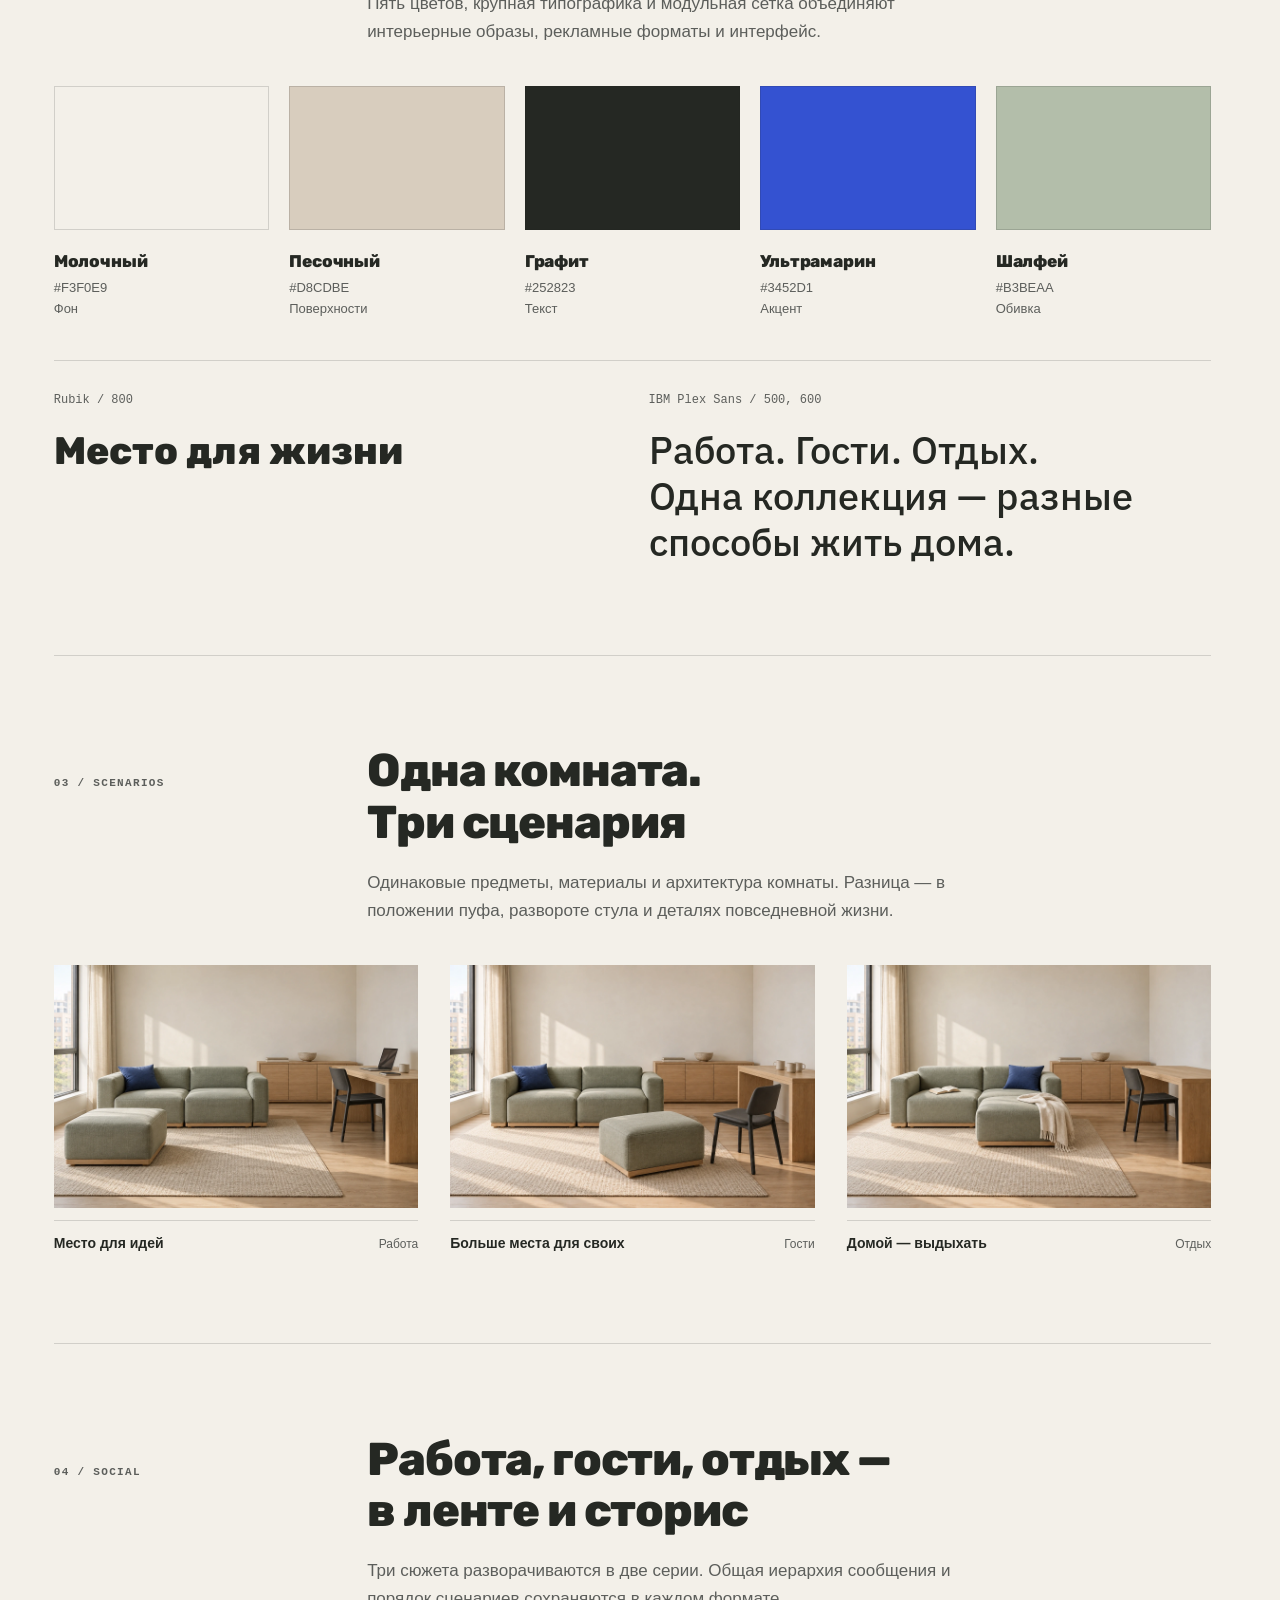
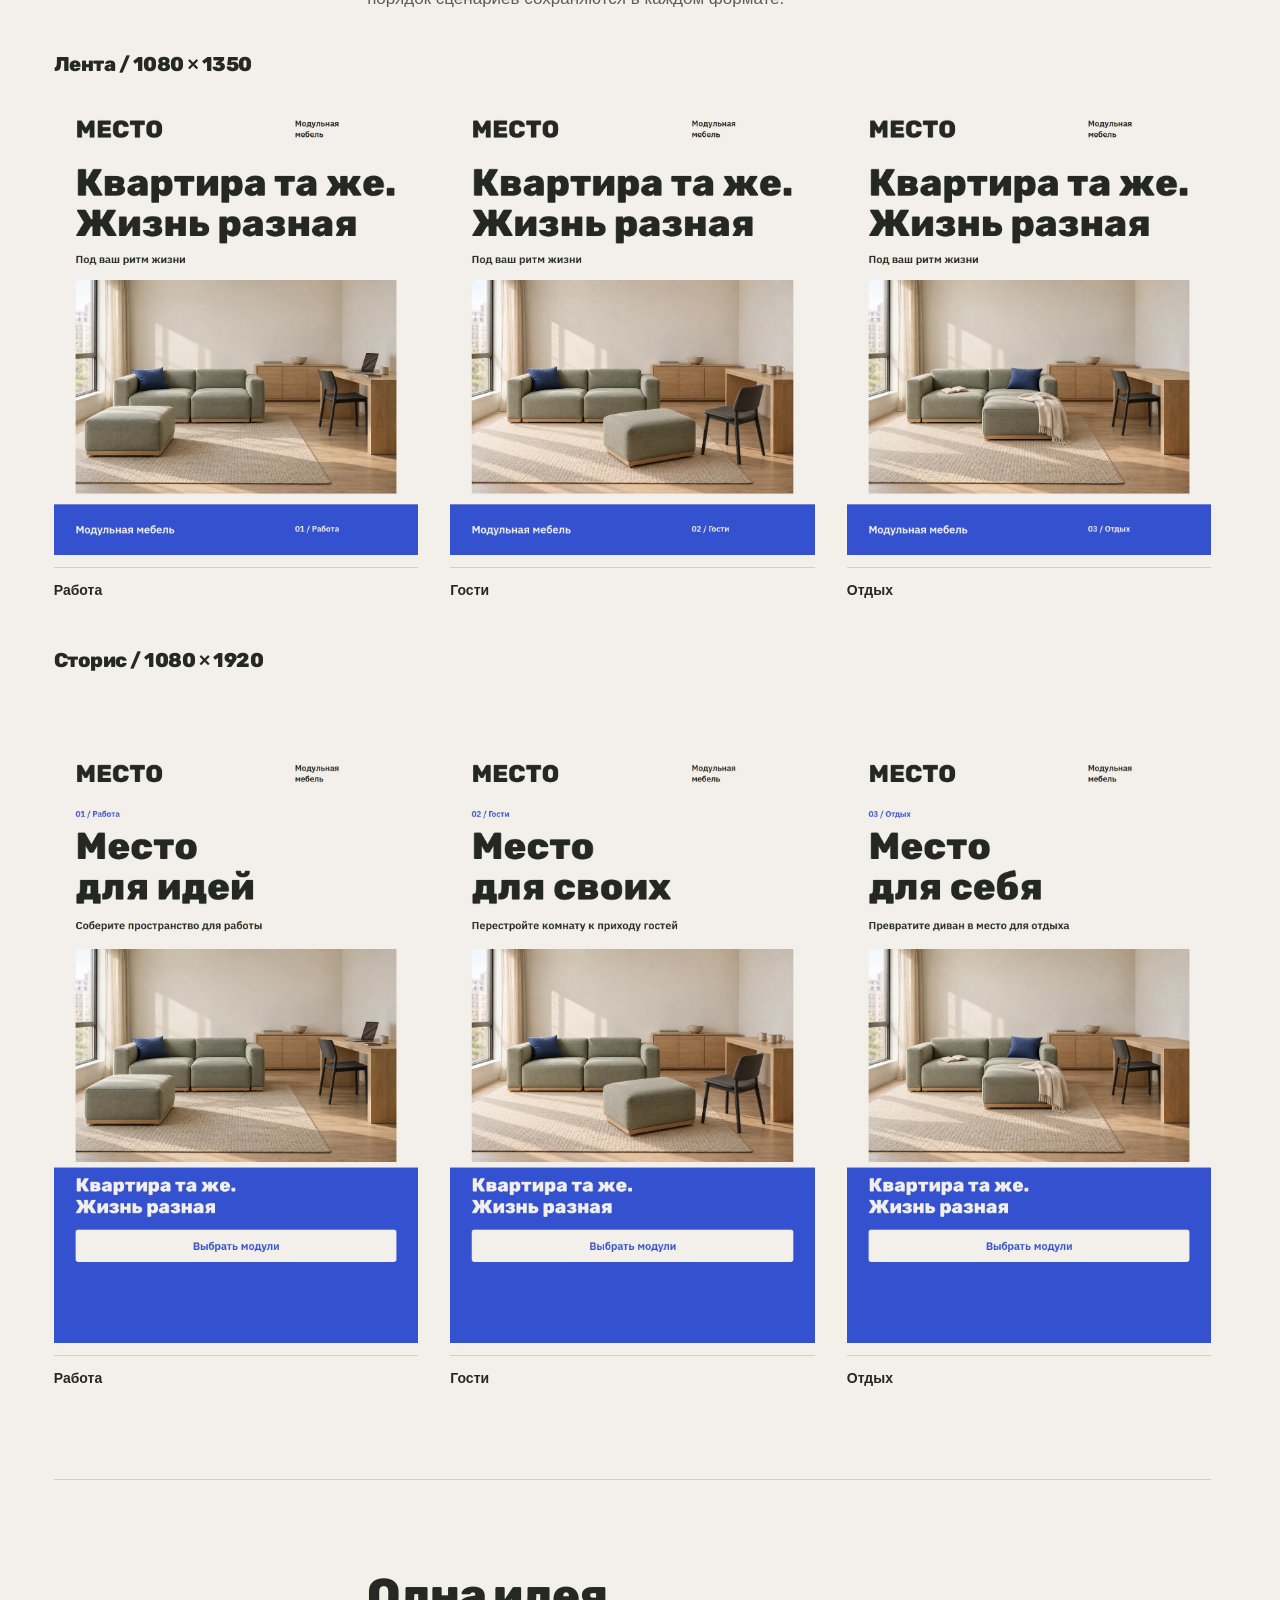
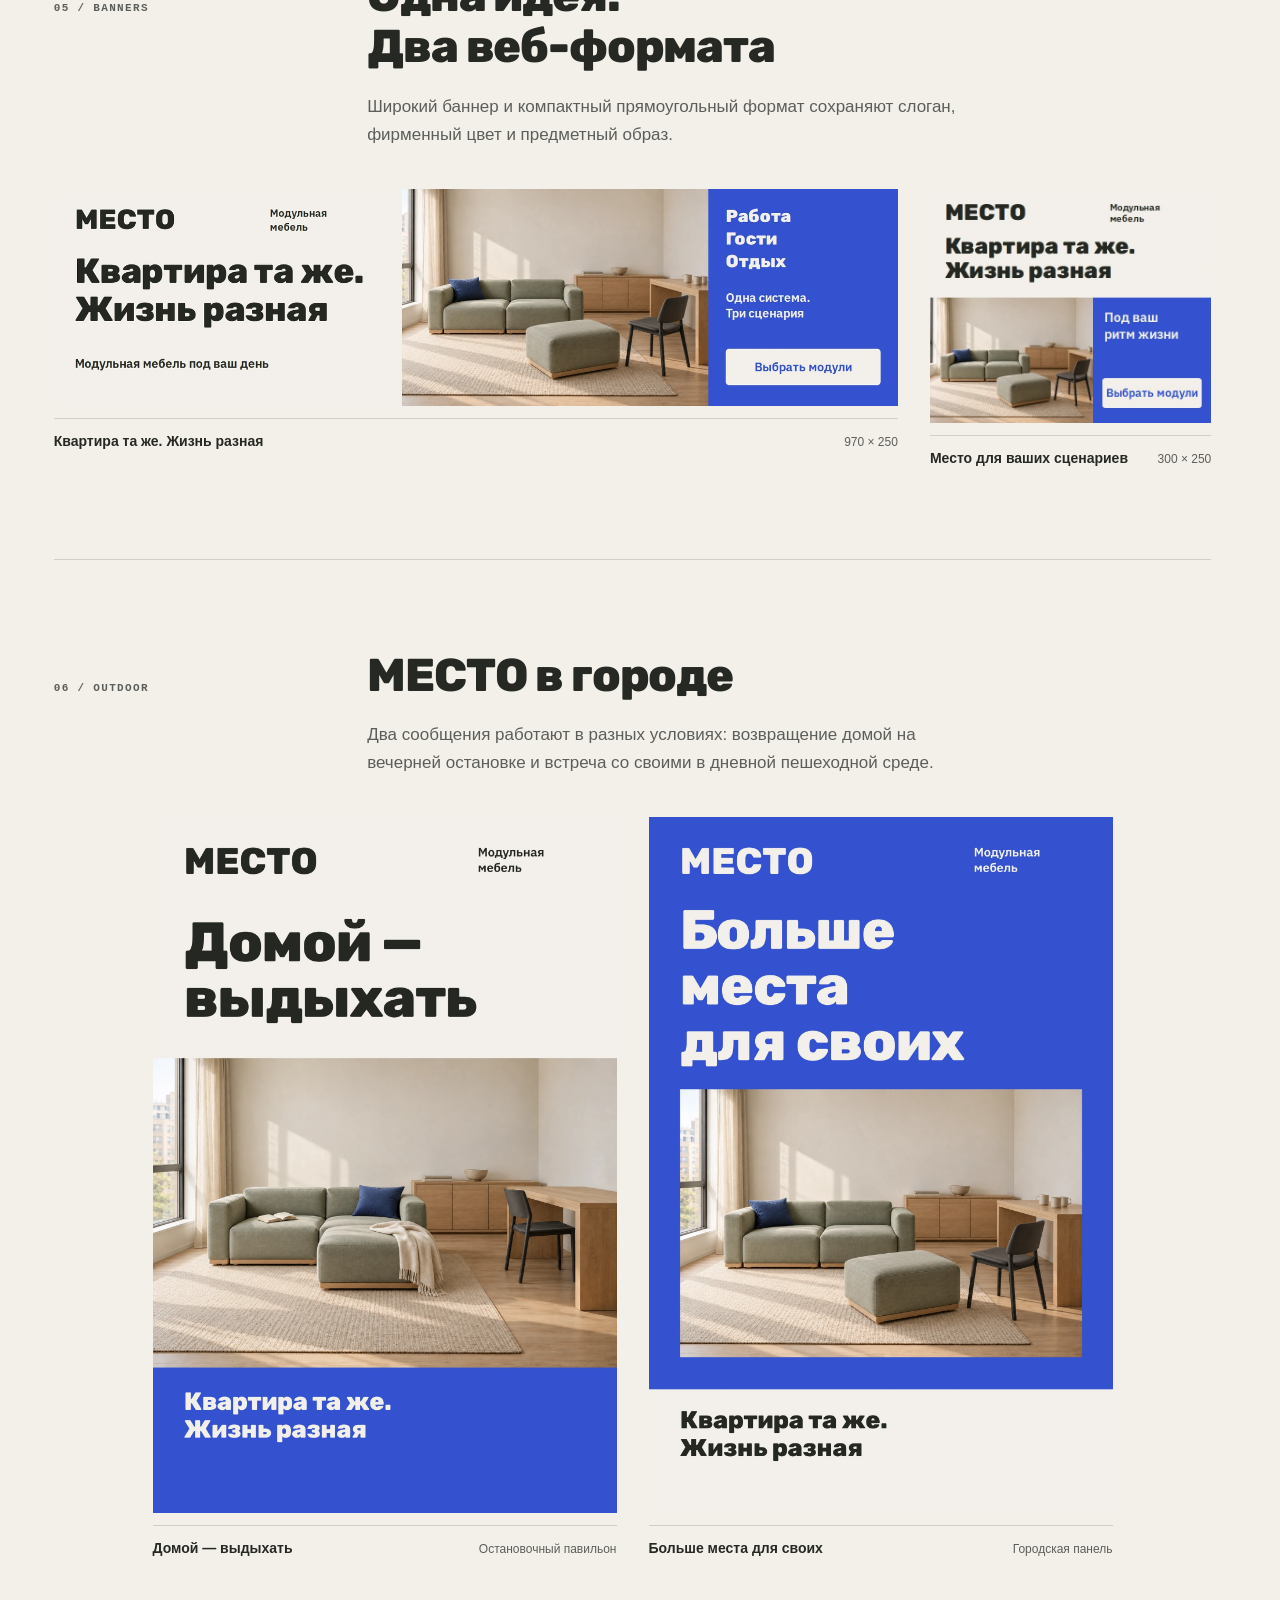
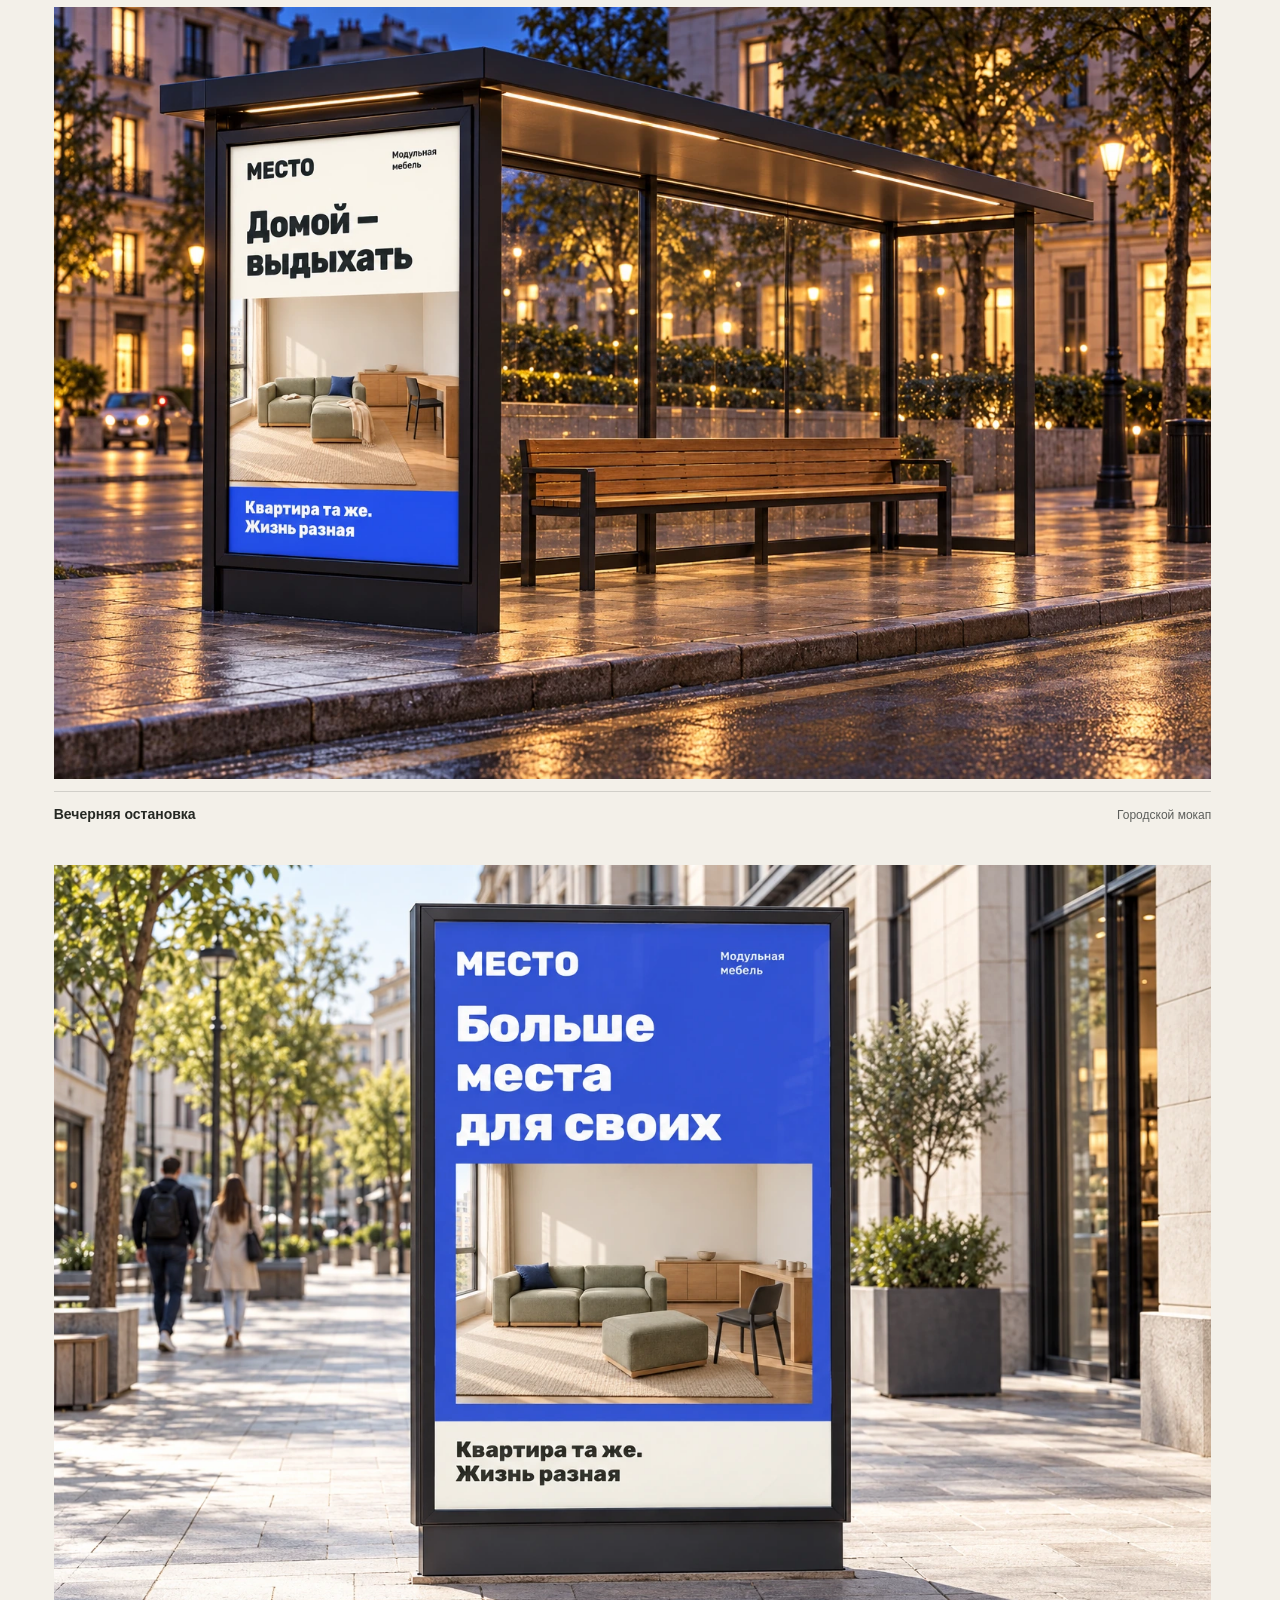
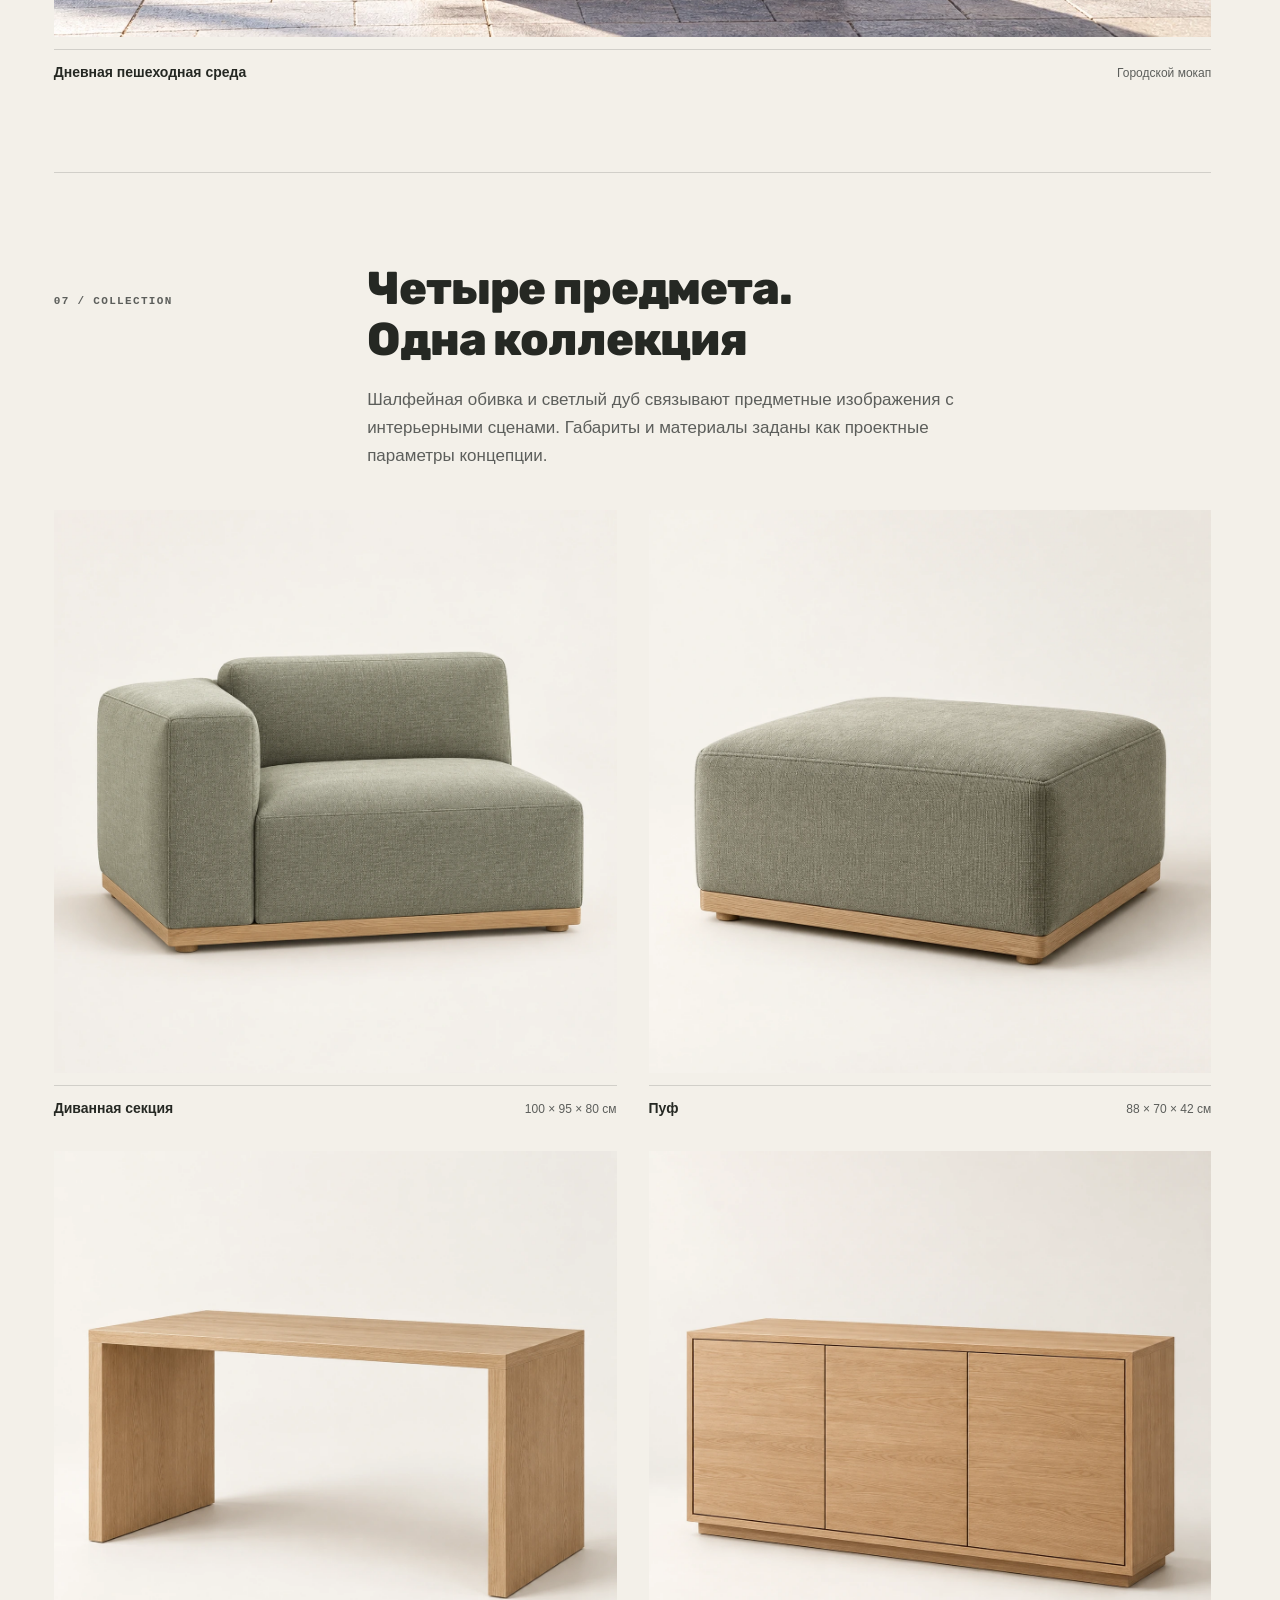
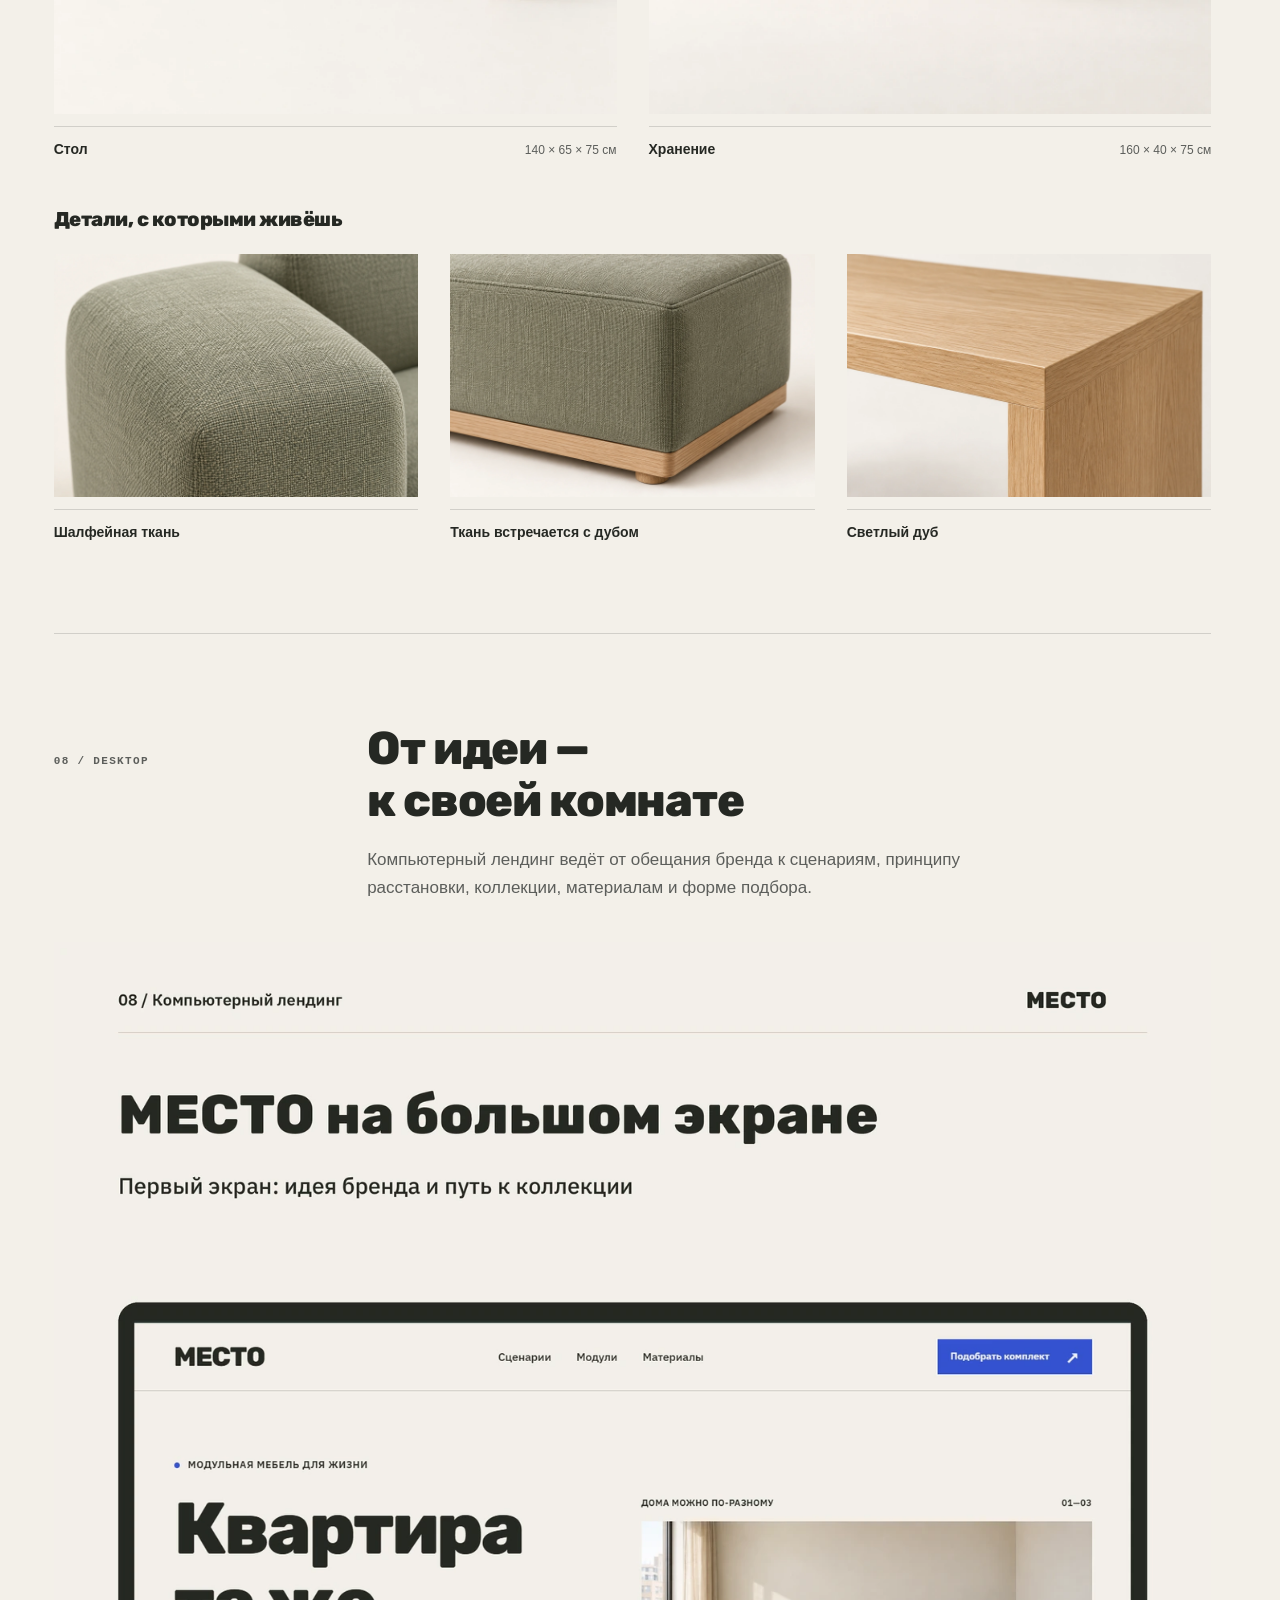
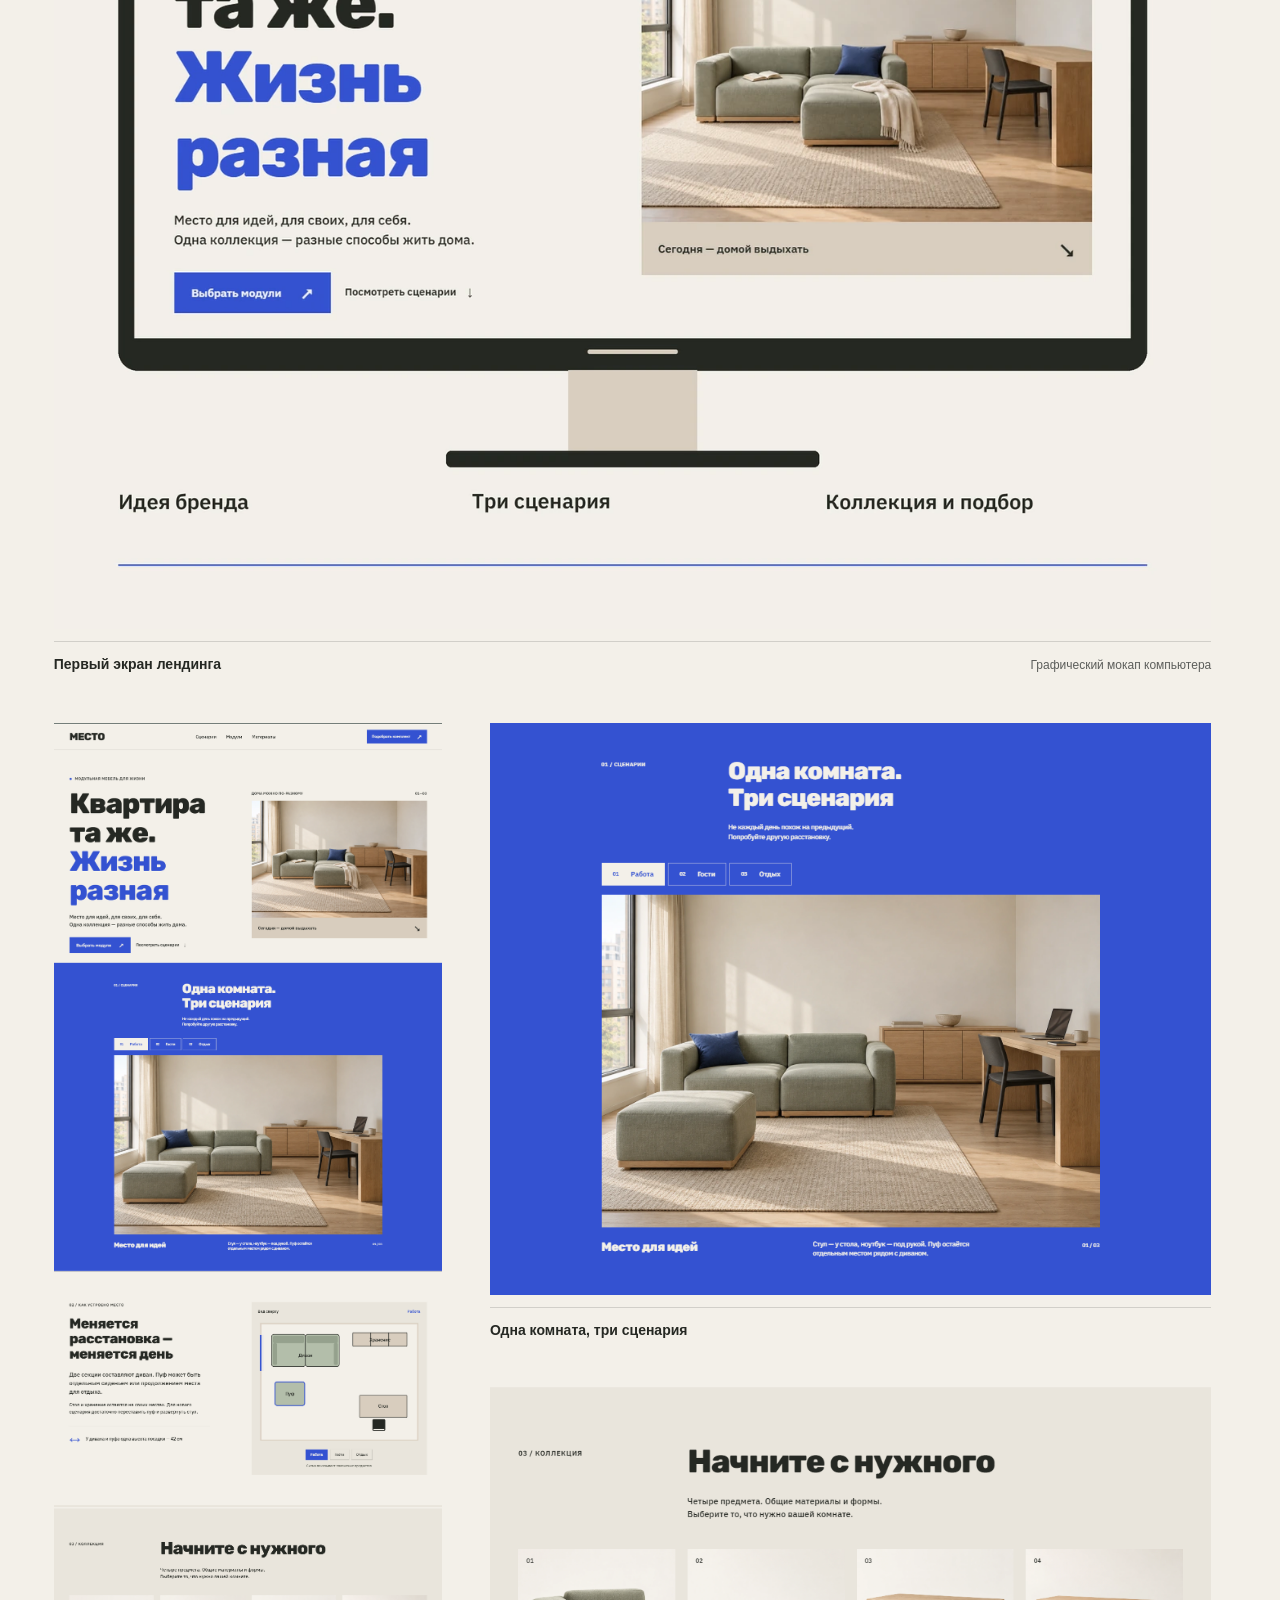
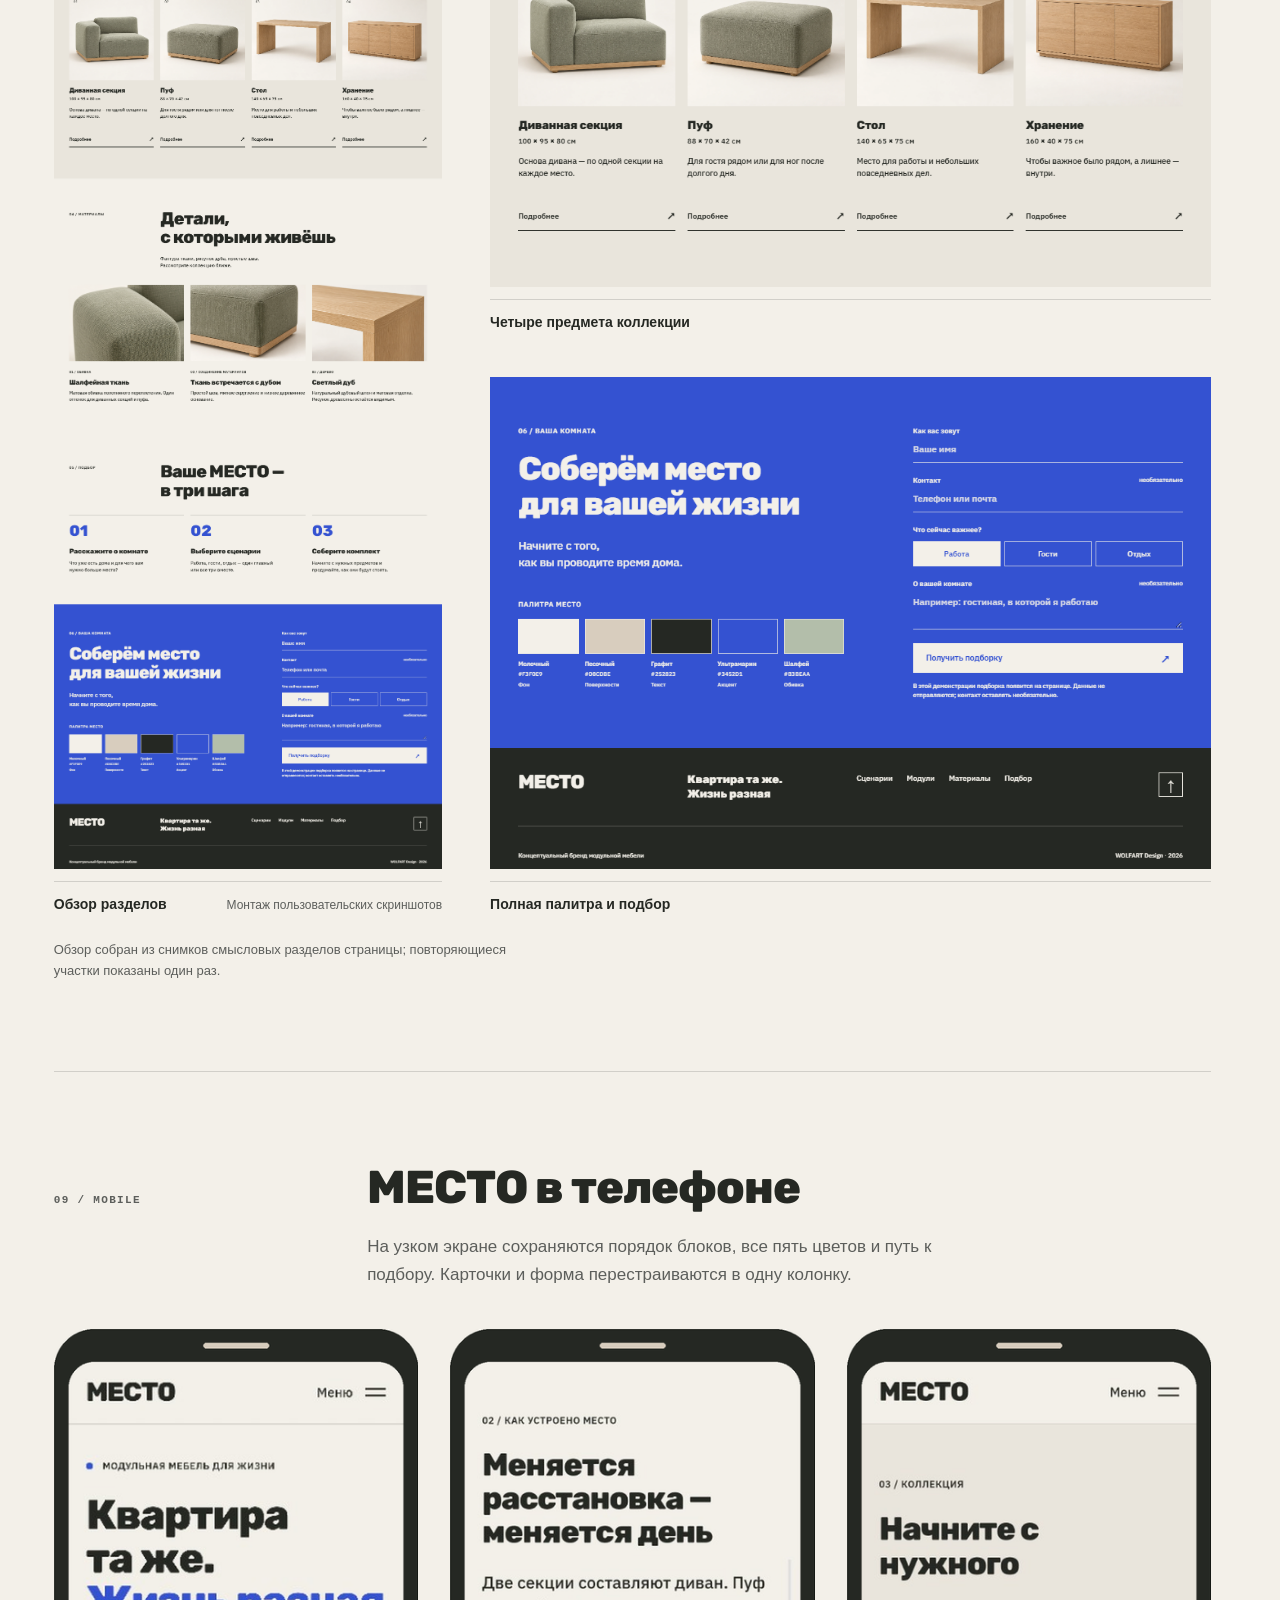
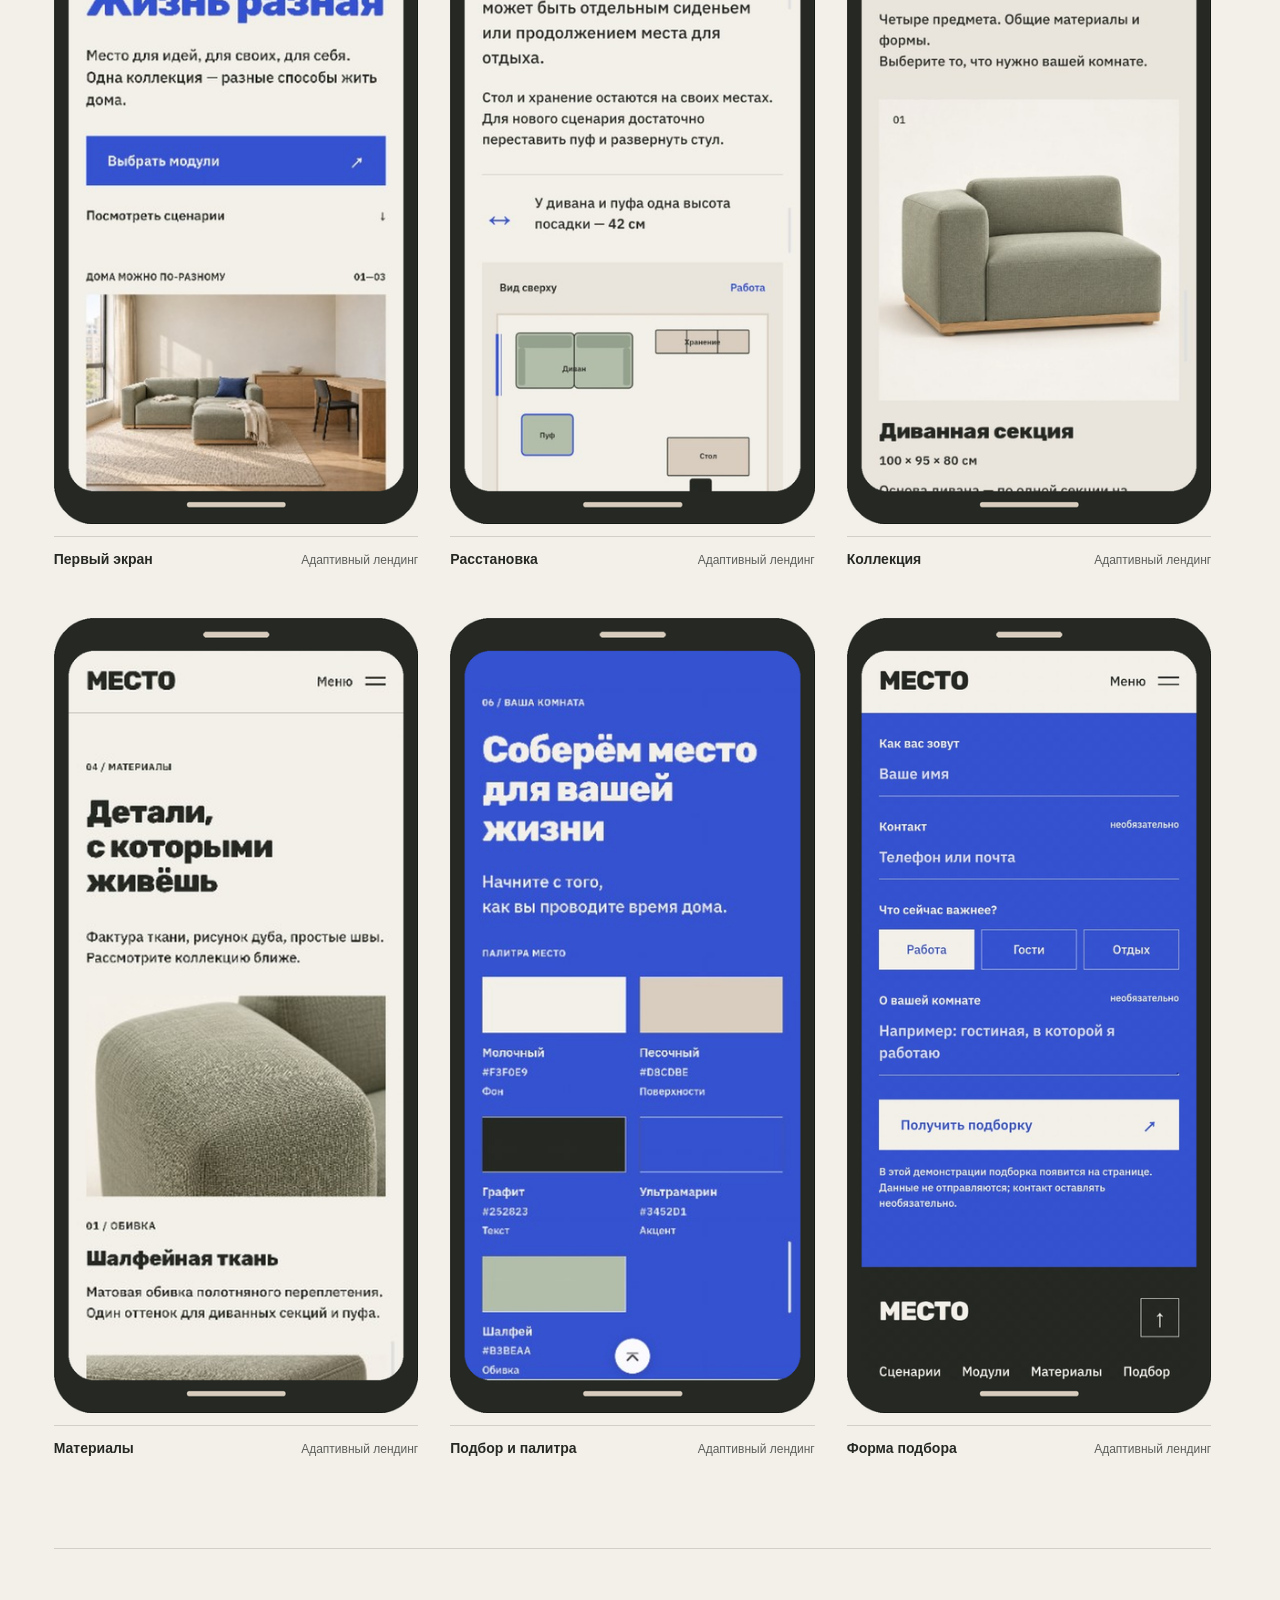
<file: mesto.html>
<!doctype html><html lang="ru"><head><meta charset="utf-8"><meta name="viewport" content="width=device-width,initial-scale=1"><title>МЕСТО — реклама и адаптивный лендинг · WOLFART Design</title><meta name="description" content="МЕСТО: концептуальный бренд модульной мебели. Работа, гости, отдых — коллекция, реклама и адаптивный лендинг в одной визуальной системе."><meta name="theme-color" content="#F3F0E9"><link rel="stylesheet" href="assets/css/site.css?v=20261005-1"><link rel="stylesheet" href="assets/css/mesto.css?v=20261011-2031"><script src="assets/js/site.js" defer></script><script src="assets/js/mesto.js" defer></script></head><body class="mesto-case"><a class="skip" href="#main">К содержанию</a><aside class="folio-side" aria-hidden="true">МЕСТО · кейс 03 — 2026</aside><header class="site-head">
    <a class="brand brand-home" href="index.html" aria-label="WOLFART Design — главная страница">
      <p class="brand-name">WOLFART Design</p>
      <p class="brand-role">Графический и веб-дизайн · UX/UI · Коммуникационный дизайн</p>
    </a>
    <nav class="site-nav" aria-label="Основная навигация">
      <a class="nav-link" href="index.html#projects">Все проекты <span class="arr" aria-hidden="true">↖</span></a>
      <button class="nav-link" type="button" data-open="dlg-approach" aria-controls="dlg-approach" aria-haspopup="dialog">Подход</button>
      <button class="nav-link" type="button" data-open="dlg-contacts" aria-controls="dlg-contacts" aria-haspopup="dialog">Контакты <span class="arr" aria-hidden="true">↗</span></button>
    </nav>
  </header><main id="main" class="m-shell" tabindex="-1"><section class="m-hero" aria-labelledby="case-title"><div><p class="m-label">03 / Самостоятельный концептуальный проект</p><h1 id="case-title">МЕСТО</h1><p class="m-tagline">Квартира та же.<br>Жизнь разная</p><p class="m-lede">Бренд модульной мебели, рекламная система и адаптивный лендинг. Одна коллекция — для работы, гостей и отдыха.</p><ul class="m-tags" aria-label="Направления работы"><li>Визуальная концепция</li><li>Реклама</li><li>Веб-дизайн</li><li>UX/UI</li></ul><a class="m-jump" href="#idea">Смотреть проект ↓</a></div><figure class="m-media "><a href="assets/images/mesto/cover.webp" data-image="МЕСТО — работа, гости, отдых" aria-label="Увеличить: МЕСТО — работа, гости, отдых"><img src="assets/images/mesto/cover.webp" width="1440" height="1080" alt="МЕСТО — работа, гости, отдых" decoding="async" fetchpriority="high"></a><figcaption>МЕСТО — работа, гости, отдых<span>Обложка проекта</span></figcaption></figure></section><nav class="m-case-nav" aria-label="Разделы кейса"><a href="#system">Система</a><a href="#scenarios">Сценарии</a><a href="#social">Реклама</a><a href="#collection">Коллекция</a><a href="#desktop">Лендинг</a><a href="#mobile">Мобильная версия</a></nav><section class="m-section" id="idea" aria-labelledby="idea-title"><div class="m-section-head"><p class="m-label">01 / IDEA</p><div><h2 id="idea-title">Квартира та же.<br>Жизнь разная</h2><p>Работа, гости и отдых происходят в одной комнате. МЕСТО связывает эти сценарии через общую коллекцию и понятный принцип перестановки.</p></div></div><div class="m-notes"><article><span>01 / Задача</span><h3>Показать жизнь вокруг мебели</h3><p>Создать образ вымышленного бренда и систему рекламы, которая ведёт к выбору предметов на лендинге.</p></article><article><span>02 / Аудитория</span><h3>Одна комната — несколько ролей</h3><p>Люди, которые работают дома, принимают друзей и хотят сохранить место для отдыха.</p></article><article><span>03 / Решение</span><h3>Меняется расстановка</h3><p>Две секции составляют диван. Пуф можно переставить, а стул — развернуть. Стол и хранение остаются на своих местах.</p></article></div></section><section class="m-section" id="system" aria-labelledby="system-title"><div class="m-section-head"><p class="m-label">02 / SYSTEM</p><div><h2 id="system-title">Спокойная основа.<br>Ясный акцент</h2><p>Пять цветов, крупная типографика и модульная сетка объединяют интерьерные образы, рекламные форматы и интерфейс.</p></div></div><div class="m-palette"><div><div class="m-swatch" style="background:#F3F0E9" aria-label="Молочный, #F3F0E9"></div><h3>Молочный</h3><p>#F3F0E9<br>Фон</p></div><div><div class="m-swatch" style="background:#D8CDBE" aria-label="Песочный, #D8CDBE"></div><h3>Песочный</h3><p>#D8CDBE<br>Поверхности</p></div><div><div class="m-swatch" style="background:#252823" aria-label="Графит, #252823"></div><h3>Графит</h3><p>#252823<br>Текст</p></div><div><div class="m-swatch" style="background:#3452D1" aria-label="Ультрамарин, #3452D1"></div><h3>Ультрамарин</h3><p>#3452D1<br>Акцент</p></div><div><div class="m-swatch" style="background:#B3BEAA" aria-label="Шалфей, #B3BEAA"></div><h3>Шалфей</h3><p>#B3BEAA<br>Обивка</p></div></div><div class="m-type"><div class="m-rubik"><span>Rubik / 800</span><p>Место для жизни</p></div><div class="m-plex"><span>IBM Plex Sans / 500, 600</span><p>Работа. Гости. Отдых.<br>Одна коллекция — разные способы жить дома.</p></div></div></section><section class="m-section" id="scenarios" aria-labelledby="scenarios-title"><div class="m-section-head"><p class="m-label">03 / SCENARIOS</p><div><h2 id="scenarios-title">Одна комната.<br>Три сценария</h2><p>Одинаковые предметы, материалы и архитектура комнаты. Разница — в положении пуфа, развороте стула и деталях повседневной жизни.</p></div></div><div class="m-grid three"><figure class="m-media "><a href="assets/images/mesto/room-work.webp" data-image="Место для идей" aria-label="Увеличить: Место для идей"><img src="assets/images/mesto/room-work.webp" width="1536" height="1024" alt="Место для идей" decoding="async" loading="lazy"></a><figcaption>Место для идей<span>Работа</span></figcaption></figure><figure class="m-media "><a href="assets/images/mesto/room-guests.webp" data-image="Больше места для своих" aria-label="Увеличить: Больше места для своих"><img src="assets/images/mesto/room-guests.webp" width="1536" height="1024" alt="Больше места для своих" decoding="async" loading="lazy"></a><figcaption>Больше места для своих<span>Гости</span></figcaption></figure><figure class="m-media "><a href="assets/images/mesto/room-rest.webp" data-image="Домой — выдыхать" aria-label="Увеличить: Домой — выдыхать"><img src="assets/images/mesto/room-rest.webp" width="1536" height="1024" alt="Домой — выдыхать" decoding="async" loading="lazy"></a><figcaption>Домой — выдыхать<span>Отдых</span></figcaption></figure></div></section><section class="m-section" id="social" aria-labelledby="social-title"><div class="m-section-head"><p class="m-label">04 / SOCIAL</p><div><h2 id="social-title">Работа, гости, отдых —<br>в ленте и сторис</h2><p>Три сюжета разворачиваются в две серии. Общая иерархия сообщения и порядок сценариев сохраняются в каждом формате.</p></div></div><h3 class="m-subhead">Лента / 1080 × 1350</h3><div class="m-grid three"><figure class="m-media "><a href="assets/images/mesto/feed-work.webp" data-image="Работа" aria-label="Увеличить: Работа"><img src="assets/images/mesto/feed-work.webp" width="1080" height="1350" alt="Работа" decoding="async" loading="lazy"></a><figcaption>Работа<span></span></figcaption></figure><figure class="m-media "><a href="assets/images/mesto/feed-guests.webp" data-image="Гости" aria-label="Увеличить: Гости"><img src="assets/images/mesto/feed-guests.webp" width="1080" height="1350" alt="Гости" decoding="async" loading="lazy"></a><figcaption>Гости<span></span></figcaption></figure><figure class="m-media "><a href="assets/images/mesto/feed-rest.webp" data-image="Отдых" aria-label="Увеличить: Отдых"><img src="assets/images/mesto/feed-rest.webp" width="1080" height="1350" alt="Отдых" decoding="async" loading="lazy"></a><figcaption>Отдых<span></span></figcaption></figure></div><h3 class="m-subhead spaced">Сторис / 1080 × 1920</h3><div class="m-grid three"><figure class="m-media "><a href="assets/images/mesto/story-work.webp" data-image="Работа" aria-label="Увеличить: Работа"><img src="assets/images/mesto/story-work.webp" width="1080" height="1920" alt="Работа" decoding="async" loading="lazy"></a><figcaption>Работа<span></span></figcaption></figure><figure class="m-media "><a href="assets/images/mesto/story-guests.webp" data-image="Гости" aria-label="Увеличить: Гости"><img src="assets/images/mesto/story-guests.webp" width="1080" height="1920" alt="Гости" decoding="async" loading="lazy"></a><figcaption>Гости<span></span></figcaption></figure><figure class="m-media "><a href="assets/images/mesto/story-rest.webp" data-image="Отдых" aria-label="Увеличить: Отдых"><img src="assets/images/mesto/story-rest.webp" width="1080" height="1920" alt="Отдых" decoding="async" loading="lazy"></a><figcaption>Отдых<span></span></figcaption></figure></div></section><section class="m-section" id="banners" aria-labelledby="banners-title"><div class="m-section-head"><p class="m-label">05 / BANNERS</p><div><h2 id="banners-title">Одна идея.<br>Два веб-формата</h2><p>Широкий баннер и компактный прямоугольный формат сохраняют слоган, фирменный цвет и предметный образ.</p></div></div><div class="m-banner-grid"><figure class="m-media "><a href="assets/images/mesto/banner-wide.webp" data-image="Квартира та же. Жизнь разная" aria-label="Увеличить: Квартира та же. Жизнь разная"><img src="assets/images/mesto/banner-wide.webp" width="1600" height="412" alt="Квартира та же. Жизнь разная" decoding="async" loading="lazy"></a><figcaption>Квартира та же. Жизнь разная<span>970 × 250</span></figcaption></figure><figure class="m-media "><a href="assets/images/mesto/banner-square.webp" data-image="Место для ваших сценариев" aria-label="Увеличить: Место для ваших сценариев"><img src="assets/images/mesto/banner-square.webp" width="600" height="500" alt="Место для ваших сценариев" decoding="async" loading="lazy"></a><figcaption>Место для ваших сценариев<span>300 × 250</span></figcaption></figure></div></section><section class="m-section" id="outdoor" aria-labelledby="outdoor-title"><div class="m-section-head"><p class="m-label">06 / OUTDOOR</p><div><h2 id="outdoor-title">МЕСТО в городе</h2><p>Два сообщения работают в разных условиях: возвращение домой на вечерней остановке и встреча со своими в дневной пешеходной среде.</p></div></div><div class="m-grid two m-posters"><figure class="m-media "><a href="assets/images/mesto/poster-stop.webp" data-image="Домой — выдыхать" aria-label="Увеличить: Домой — выдыхать"><img src="assets/images/mesto/poster-stop.webp" width="1600" height="2400" alt="Домой — выдыхать" decoding="async" loading="lazy"></a><figcaption>Домой — выдыхать<span>Остановочный павильон</span></figcaption></figure><figure class="m-media "><a href="assets/images/mesto/poster-panel.webp" data-image="Больше места для своих" aria-label="Увеличить: Больше места для своих"><img src="assets/images/mesto/poster-panel.webp" width="1600" height="2400" alt="Больше места для своих" decoding="async" loading="lazy"></a><figcaption>Больше места для своих<span>Городская панель</span></figcaption></figure></div><div class="m-stack"><figure class="m-media "><a href="assets/images/mesto/city-stop.webp" data-image="Вечерняя остановка" aria-label="Увеличить: Вечерняя остановка"><img src="assets/images/mesto/city-stop.webp" width="1536" height="1024" alt="Вечерняя остановка" decoding="async" loading="lazy"></a><figcaption>Вечерняя остановка<span>Городской мокап</span></figcaption></figure><figure class="m-media "><a href="assets/images/mesto/city-panel.webp" data-image="Дневная пешеходная среда" aria-label="Увеличить: Дневная пешеходная среда"><img src="assets/images/mesto/city-panel.webp" width="1536" height="1024" alt="Дневная пешеходная среда" decoding="async" loading="lazy"></a><figcaption>Дневная пешеходная среда<span>Городской мокап</span></figcaption></figure></div></section><section class="m-section" id="collection" aria-labelledby="collection-title"><div class="m-section-head"><p class="m-label">07 / COLLECTION</p><div><h2 id="collection-title">Четыре предмета.<br>Одна коллекция</h2><p>Шалфейная обивка и светлый дуб связывают предметные изображения с интерьерными сценами. Габариты и материалы заданы как проектные параметры концепции.</p></div></div><div class="m-grid two"><figure class="m-media "><a href="assets/images/mesto/section.webp" data-image="Диванная секция" aria-label="Увеличить: Диванная секция"><img src="assets/images/mesto/section.webp" width="1254" height="1254" alt="Диванная секция" decoding="async" loading="lazy"></a><figcaption>Диванная секция<span>100 × 95 × 80 см</span></figcaption></figure><figure class="m-media "><a href="assets/images/mesto/ottoman.webp" data-image="Пуф" aria-label="Увеличить: Пуф"><img src="assets/images/mesto/ottoman.webp" width="1254" height="1254" alt="Пуф" decoding="async" loading="lazy"></a><figcaption>Пуф<span>88 × 70 × 42 см</span></figcaption></figure><figure class="m-media "><a href="assets/images/mesto/desk.webp" data-image="Стол" aria-label="Увеличить: Стол"><img src="assets/images/mesto/desk.webp" width="1254" height="1254" alt="Стол" decoding="async" loading="lazy"></a><figcaption>Стол<span>140 × 65 × 75 см</span></figcaption></figure><figure class="m-media "><a href="assets/images/mesto/storage.webp" data-image="Хранение" aria-label="Увеличить: Хранение"><img src="assets/images/mesto/storage.webp" width="1254" height="1254" alt="Хранение" decoding="async" loading="lazy"></a><figcaption>Хранение<span>160 × 40 × 75 см</span></figcaption></figure></div><h3 class="m-subhead spaced">Детали, с которыми живёшь</h3><div class="m-grid three"><figure class="m-media "><a href="assets/images/mesto/fabric.webp" data-image="Шалфейная ткань" aria-label="Увеличить: Шалфейная ткань"><img src="assets/images/mesto/fabric.webp" width="1536" height="1024" alt="Шалфейная ткань" decoding="async" loading="lazy"></a><figcaption>Шалфейная ткань<span></span></figcaption></figure><figure class="m-media "><a href="assets/images/mesto/seam.webp" data-image="Ткань встречается с дубом" aria-label="Увеличить: Ткань встречается с дубом"><img src="assets/images/mesto/seam.webp" width="1536" height="1024" alt="Ткань встречается с дубом" decoding="async" loading="lazy"></a><figcaption>Ткань встречается с дубом<span></span></figcaption></figure><figure class="m-media "><a href="assets/images/mesto/oak.webp" data-image="Светлый дуб" aria-label="Увеличить: Светлый дуб"><img src="assets/images/mesto/oak.webp" width="1536" height="1024" alt="Светлый дуб" decoding="async" loading="lazy"></a><figcaption>Светлый дуб<span></span></figcaption></figure></div></section><section class="m-section" id="desktop" aria-labelledby="desktop-title"><div class="m-section-head"><p class="m-label">08 / DESKTOP</p><div><h2 id="desktop-title">От идеи —<br>к своей комнате</h2><p>Компьютерный лендинг ведёт от обещания бренда к сценариям, принципу расстановки, коллекции, материалам и форме подбора.</p></div></div><figure class="m-media "><a href="assets/images/mesto/desktop-monitor.webp" data-image="Первый экран лендинга" aria-label="Увеличить: Первый экран лендинга"><img src="assets/images/mesto/desktop-monitor.webp" width="1440" height="1600" alt="Первый экран лендинга" decoding="async" loading="lazy"></a><figcaption>Первый экран лендинга<span>Графический мокап компьютера</span></figcaption></figure><div class="m-desktop"><figure class="m-media "><a href="assets/images/mesto/desktop-overview.webp" data-image="Обзор разделов" aria-label="Увеличить: Обзор разделов"><img src="assets/images/mesto/desktop-overview.webp" width="949" height="4267" alt="Обзор разделов" decoding="async" loading="lazy"></a><figcaption>Обзор разделов<span>Монтаж пользовательских скриншотов</span></figcaption></figure><div class="m-stack"><figure class="m-media "><a href="assets/images/mesto/desktop-scenarios.webp" data-image="Одна комната, три сценария" aria-label="Увеличить: Одна комната, три сценария"><img src="assets/images/mesto/desktop-scenarios.webp" width="949" height="753" alt="Одна комната, три сценария" decoding="async" loading="lazy"></a><figcaption>Одна комната, три сценария<span></span></figcaption></figure><figure class="m-media "><a href="assets/images/mesto/desktop-collection.webp" data-image="Четыре предмета коллекции" aria-label="Увеличить: Четыре предмета коллекции"><img src="assets/images/mesto/desktop-collection.webp" width="949" height="661" alt="Четыре предмета коллекции" decoding="async" loading="lazy"></a><figcaption>Четыре предмета коллекции<span></span></figcaption></figure><figure class="m-media "><a href="assets/images/mesto/desktop-selection.webp" data-image="Полная палитра и подбор" aria-label="Увеличить: Полная палитра и подбор"><img src="assets/images/mesto/desktop-selection.webp" width="949" height="647" alt="Полная палитра и подбор" decoding="async" loading="lazy"></a><figcaption>Полная палитра и подбор<span></span></figcaption></figure></div></div><p class="m-note">Обзор собран из снимков смысловых разделов страницы; повторяющиеся участки показаны один раз.</p></section><section class="m-section" id="mobile" aria-labelledby="mobile-title"><div class="m-section-head"><p class="m-label">09 / MOBILE</p><div><h2 id="mobile-title">МЕСТО в телефоне</h2><p>На узком экране сохраняются порядок блоков, все пять цветов и путь к подбору. Карточки и форма перестраиваются в одну колонку.</p></div></div><div class="m-grid three m-phones"><figure class="m-media "><a href="assets/images/mesto/mobile-1.webp" data-image="Первый экран" aria-label="Увеличить: Первый экран"><img src="assets/images/mesto/mobile-1.webp" width="400" height="872" alt="Первый экран" decoding="async" loading="lazy"></a><figcaption>Первый экран<span>Адаптивный лендинг</span></figcaption></figure><figure class="m-media "><a href="assets/images/mesto/mobile-2.webp" data-image="Расстановка" aria-label="Увеличить: Расстановка"><img src="assets/images/mesto/mobile-2.webp" width="400" height="872" alt="Расстановка" decoding="async" loading="lazy"></a><figcaption>Расстановка<span>Адаптивный лендинг</span></figcaption></figure><figure class="m-media "><a href="assets/images/mesto/mobile-3.webp" data-image="Коллекция" aria-label="Увеличить: Коллекция"><img src="assets/images/mesto/mobile-3.webp" width="400" height="872" alt="Коллекция" decoding="async" loading="lazy"></a><figcaption>Коллекция<span>Адаптивный лендинг</span></figcaption></figure><figure class="m-media "><a href="assets/images/mesto/mobile-4.webp" data-image="Материалы" aria-label="Увеличить: Материалы"><img src="assets/images/mesto/mobile-4.webp" width="400" height="872" alt="Материалы" decoding="async" loading="lazy"></a><figcaption>Материалы<span>Адаптивный лендинг</span></figcaption></figure><figure class="m-media "><a href="assets/images/mesto/mobile-5.webp" data-image="Подбор и палитра" aria-label="Увеличить: Подбор и палитра"><img src="assets/images/mesto/mobile-5.webp" width="400" height="872" alt="Подбор и палитра" decoding="async" loading="lazy"></a><figcaption>Подбор и палитра<span>Адаптивный лендинг</span></figcaption></figure><figure class="m-media "><a href="assets/images/mesto/mobile-6.webp" data-image="Форма подбора" aria-label="Увеличить: Форма подбора"><img src="assets/images/mesto/mobile-6.webp" width="400" height="872" alt="Форма подбора" decoding="async" loading="lazy"></a><figcaption>Форма подбора<span>Адаптивный лендинг</span></figcaption></figure></div></section><section class="m-section" id="process" aria-labelledby="process-title"><div class="m-section-head"><p class="m-label">10 / PROCESS</p><div><h2 id="process-title">От замысла —<br>к цельной системе</h2><p>Самостоятельный концептуальный проект WOLFART Design. Бренд, параметры мебели и рекламные материалы созданы для портфолио.</p></div></div><div class="m-notes"><article><span>01 / Идея и дизайн</span><h3>Авторская работа</h3><p>Концепция бренда, тексты, палитра, типографика, сетки, подбор и доработка изображений, рекламные макеты и структура лендинга.</p></article><article><span>02 / Изображения</span><h3>Визуальный поиск с ИИ</h3><p>ИИ использован для создания предметных образов, интерьерных сцен и городских мокапов. Отбор и согласование коллекции — часть дизайн-процесса.</p></article><article><span>03 / Результат</span><h3>Система материалов</h3><p>Коллекция, детали, три интерьерных сценария, реклама и адаптивный лендинг. Коммерческие показатели и результаты испытаний не заявляются.</p></article></div></section><div class="m-end"><p>Место для вашей следующей идеи</p><div><button type="button" data-open="dlg-contacts" aria-controls="dlg-contacts" aria-haspopup="dialog">Обсудить проект ↗</button><a href="tishe.html">Кейс «ТИШЕ» ↗</a><a href="index.html#projects">← Все проекты</a></div></div></main><footer class="site-foot"><p class="foot-note">WOLFART Design · МЕСТО · Самостоятельный концептуальный проект</p><p class="foot-mark">WOLFART · 2026</p></footer><dialog class="dlg" id="dlg-approach" aria-labelledby="t-approach">
  <div class="dlg-top">
    <p class="dlg-kicker">Подход</p>
    <button class="dlg-close" type="button" data-close aria-label="Закрыть окно">
      <svg viewBox="0 0 14 14" aria-hidden="true"><path d="M1 1l12 12M13 1L1 13" stroke="currentColor" stroke-width="1.8" stroke-linecap="round"/></svg>
    </button>
  </div>
  <h2 class="dlg-title" id="t-approach">Как устроен процесс</h2>
  <ol class="steps">
    <li><span class="num">01</span><span><span class="st-name">Задача</span><span class="st-desc">Формулируем цель, аудиторию и настроение будущей серии.</span></span></li>
    <li><span class="num">02</span><span><span class="st-name">Идея</span><span class="st-desc">Ищем метафору и визуальный ход, на котором будет держаться образ.</span></span></li>
    <li><span class="num">03</span><span><span class="st-name">AI-варианты</span><span class="st-desc">Генерируем варианты образов и отбираем самые точные.</span></span></li>
    <li><span class="num">04</span><span><span class="st-name">Ручная доработка</span><span class="st-desc">Правим композицию, цвет и детали, собираем типографику.</span></span></li>
    <li><span class="num">05</span><span><span class="st-name">Серия</span><span class="st-desc">Разворачиваем образ в цельную серию рекламных материалов.</span></span></li>
  </ol>
  <p class="dlg-note">Все работы в портфолио — самостоятельные концепции</p>
</dialog>

<dialog class="dlg" id="dlg-contacts" aria-labelledby="t-contacts">
  <div class="dlg-top">
    <p class="dlg-kicker">Контакты</p>
    <button class="dlg-close" type="button" data-close aria-label="Закрыть окно">
      <svg viewBox="0 0 14 14" aria-hidden="true"><path d="M1 1l12 12M13 1L1 13" stroke="currentColor" stroke-width="1.8" stroke-linecap="round"/></svg>
    </button>
  </div>
  <h2 class="dlg-title" id="t-contacts">Напишите нам</h2>
  <div class="dlg-body">
    <p>Расскажите о задаче — ответим и предложим, как к ней подступиться.</p>
    <p class="mail-address">wolfart.creative@gmail.com</p>
  </div>
  <p class="dlg-note">Скопируйте адрес и напишите из своей почты</p>
</dialog>

<dialog class="m-lightbox" id="m-lightbox" aria-label="Увеличенное изображение"><form method="dialog"><button aria-label="Закрыть изображение">×</button></form><img alt=""><p></p></dialog></body></html>
</file>
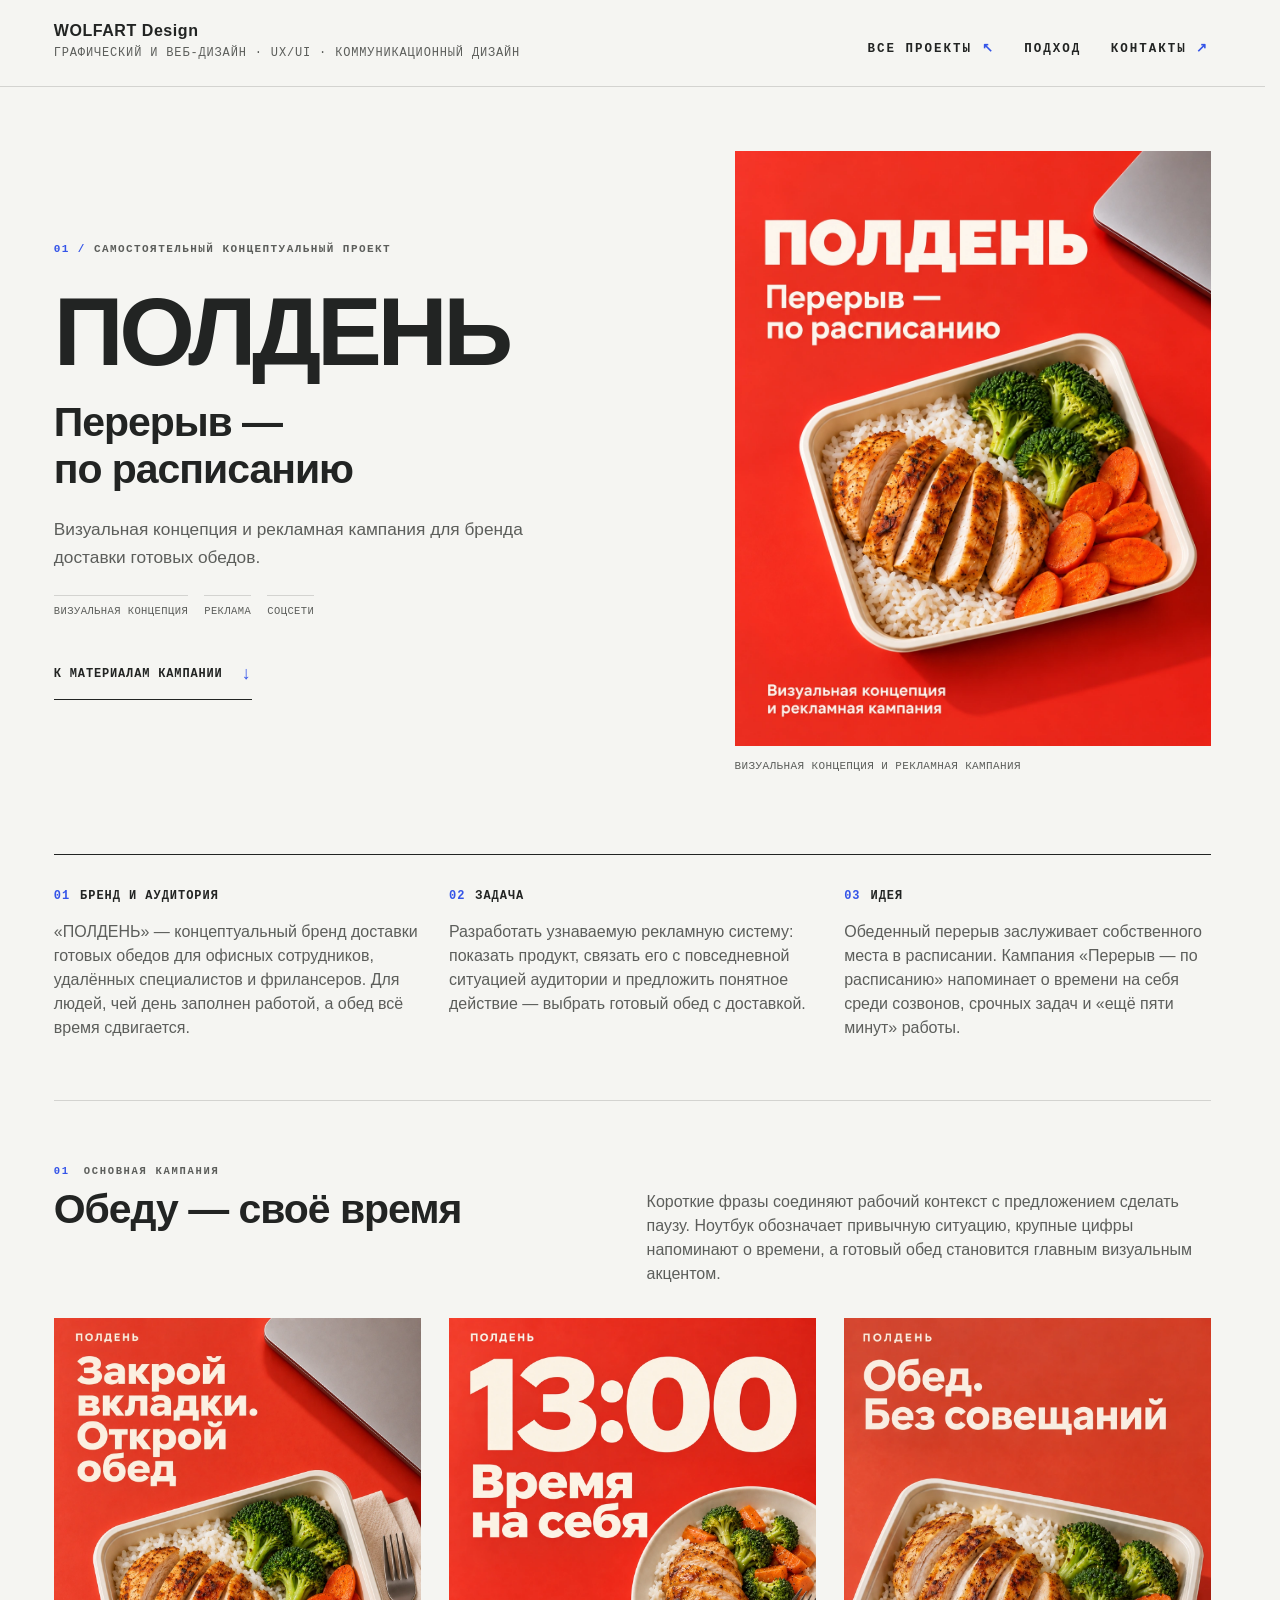
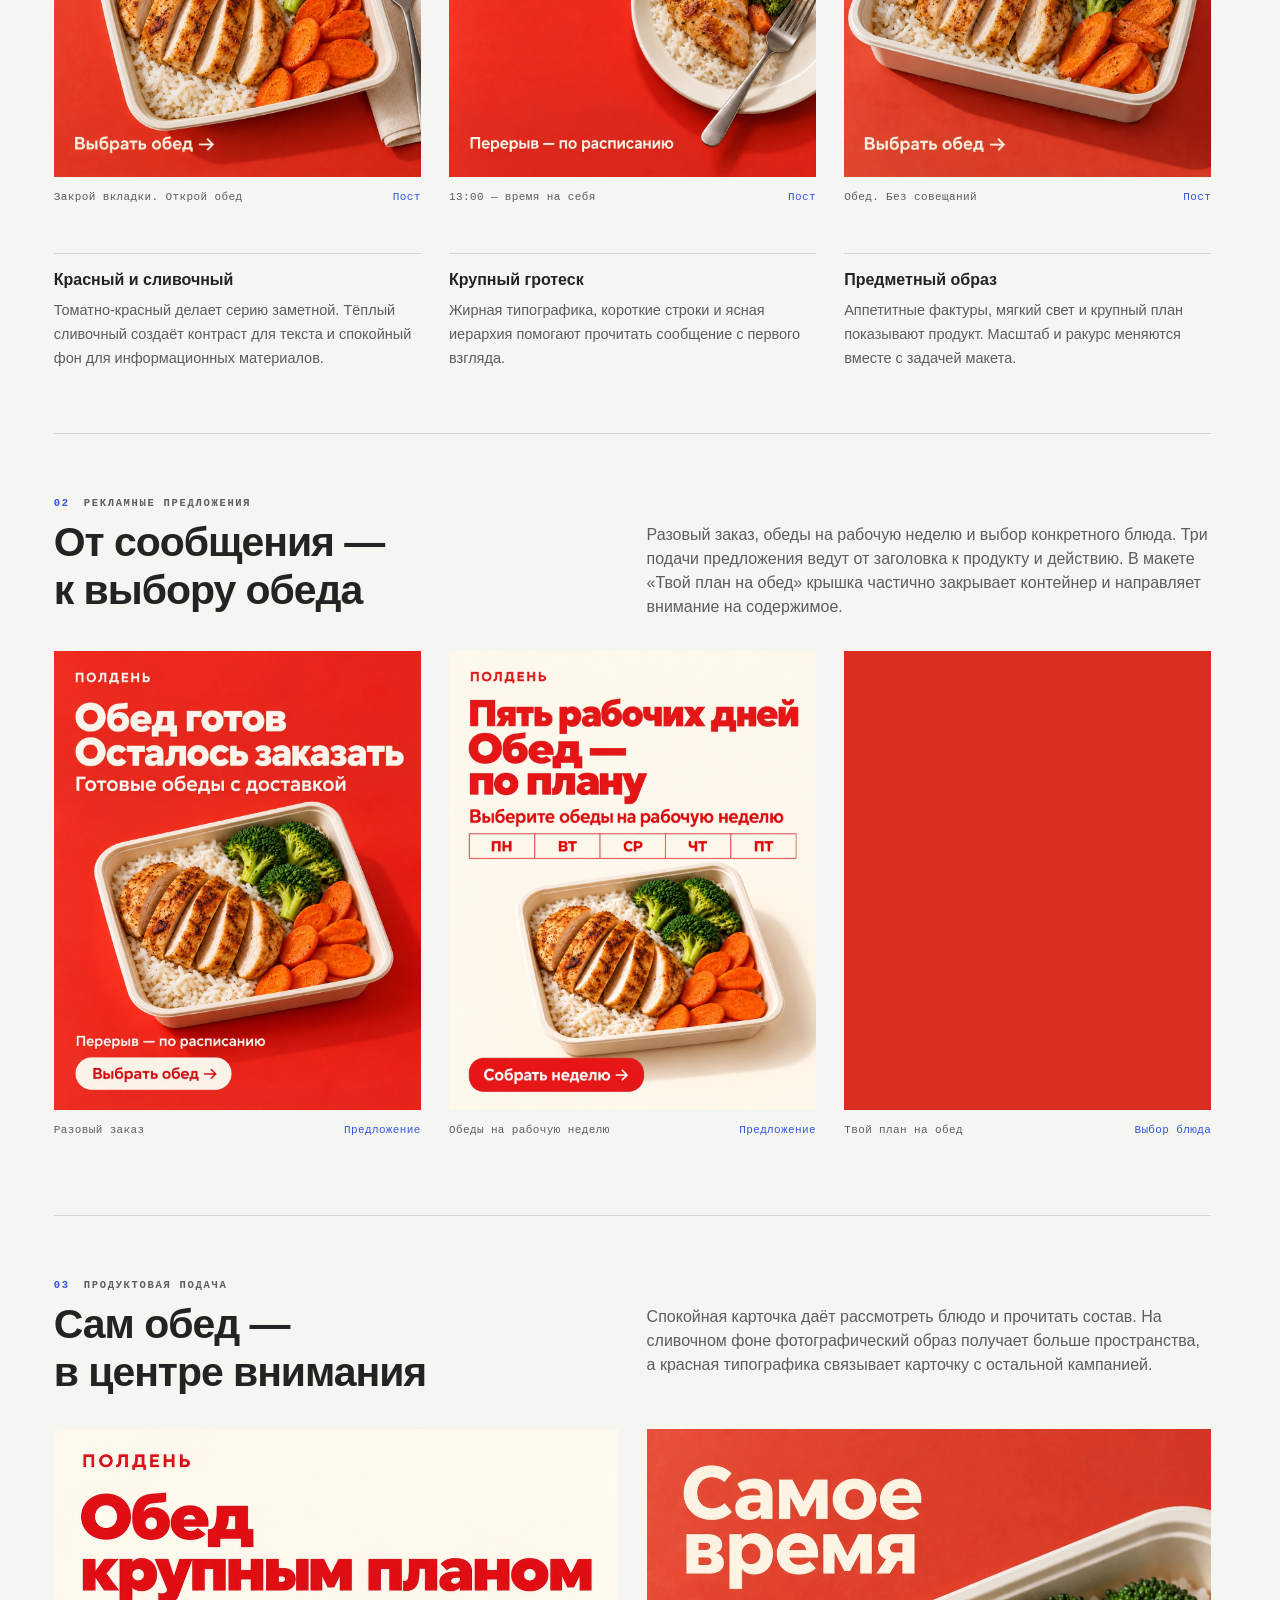
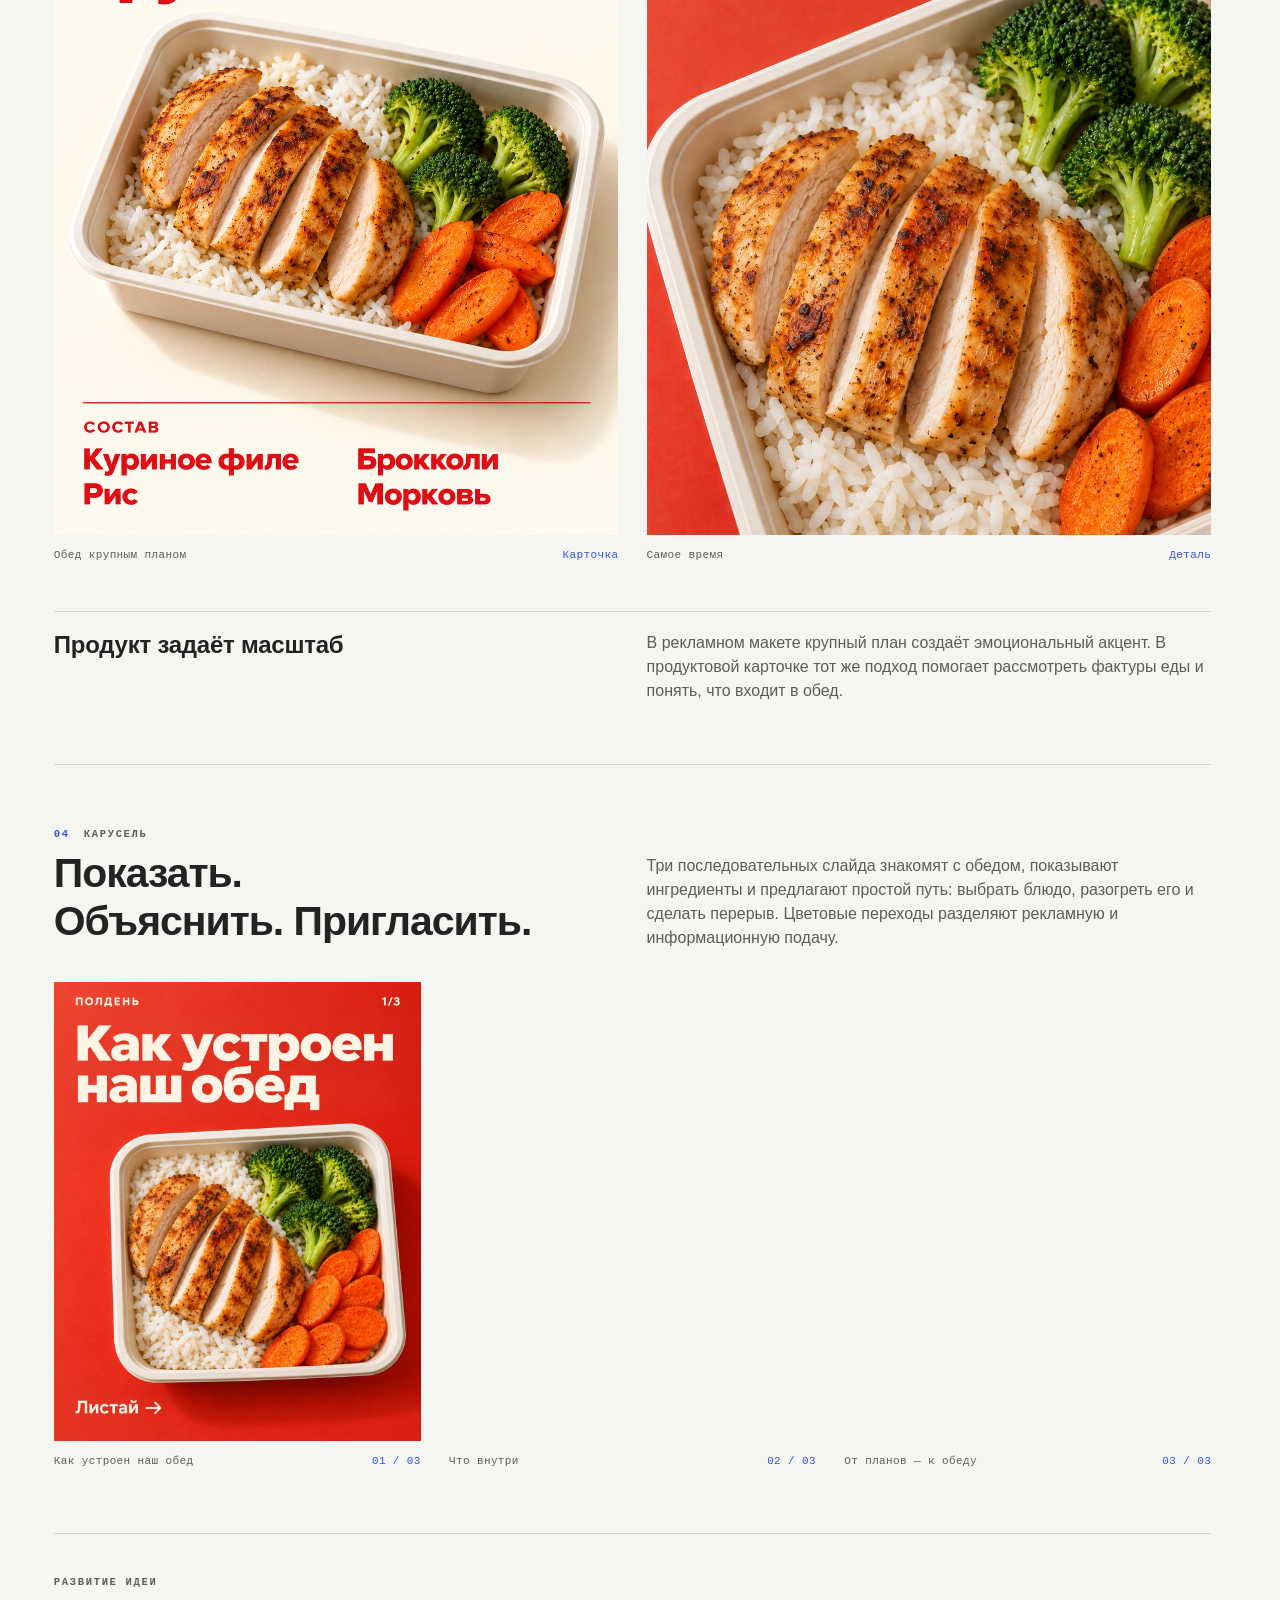
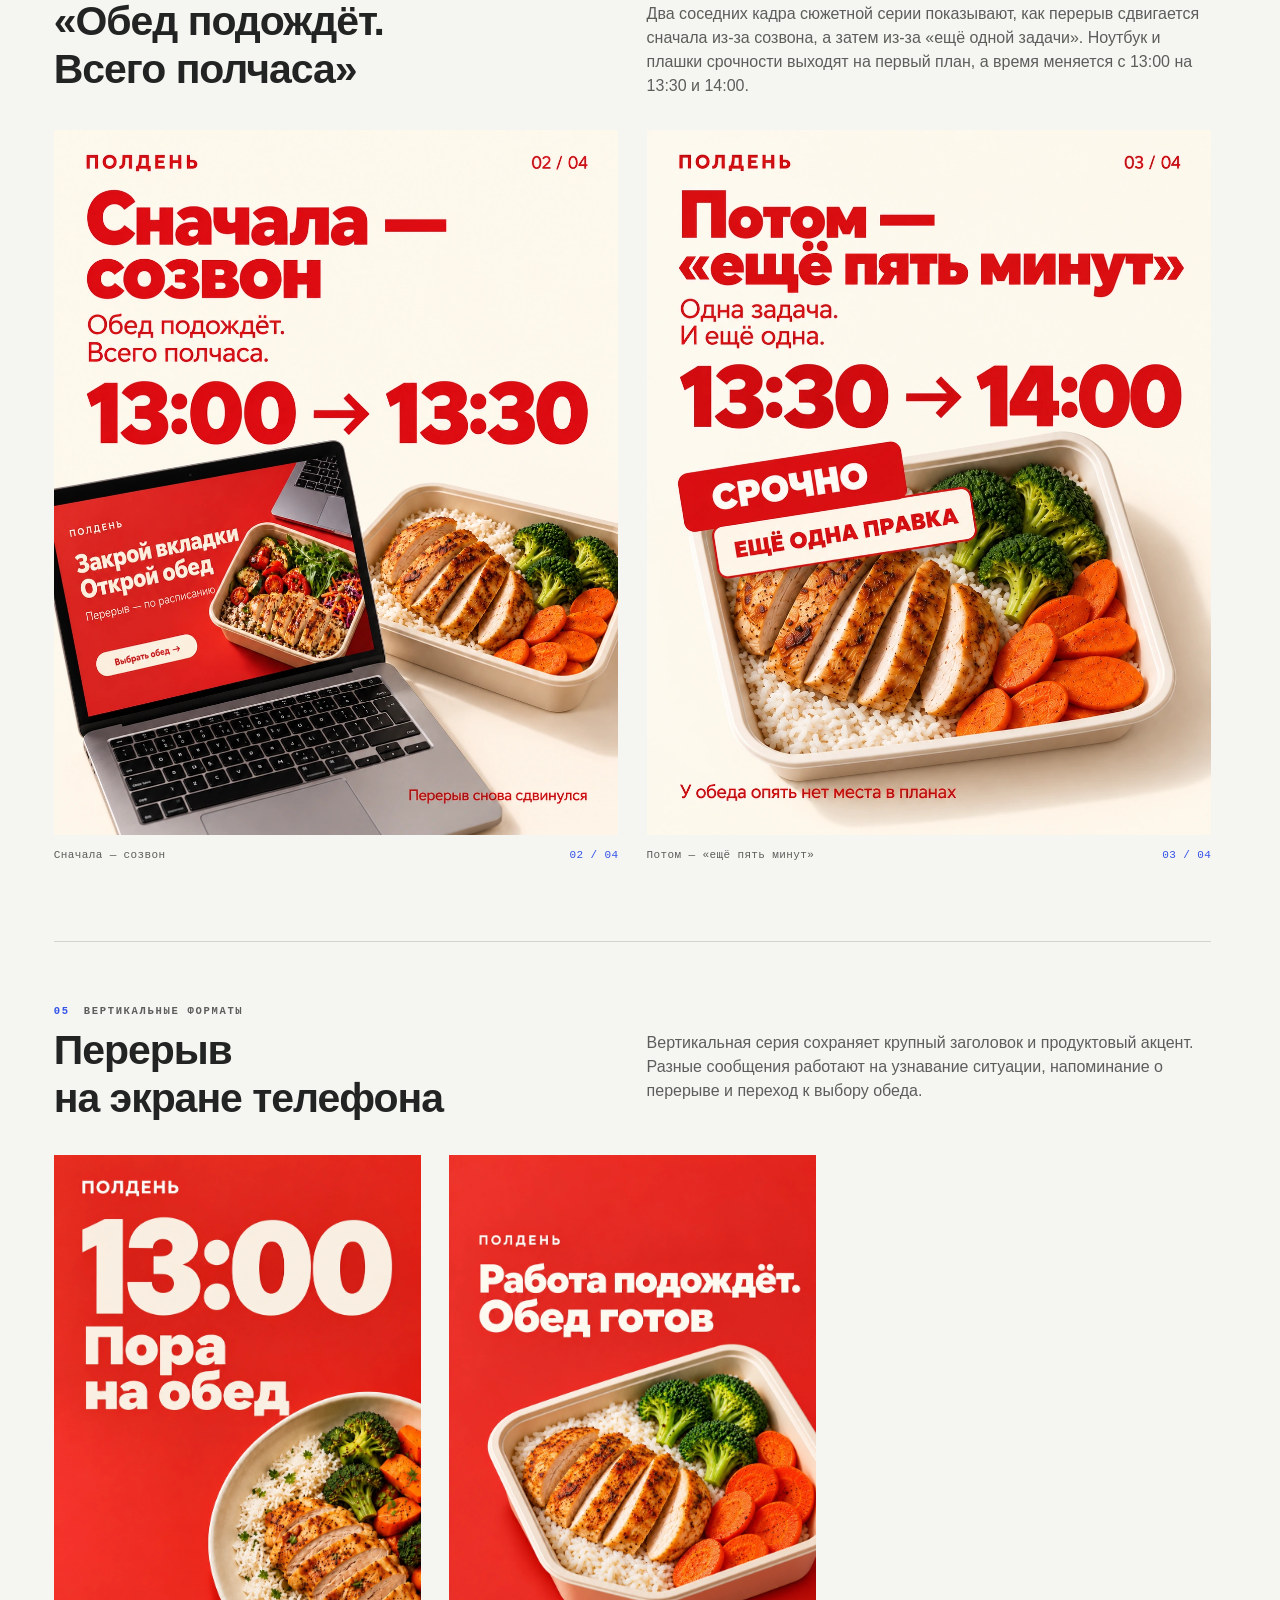
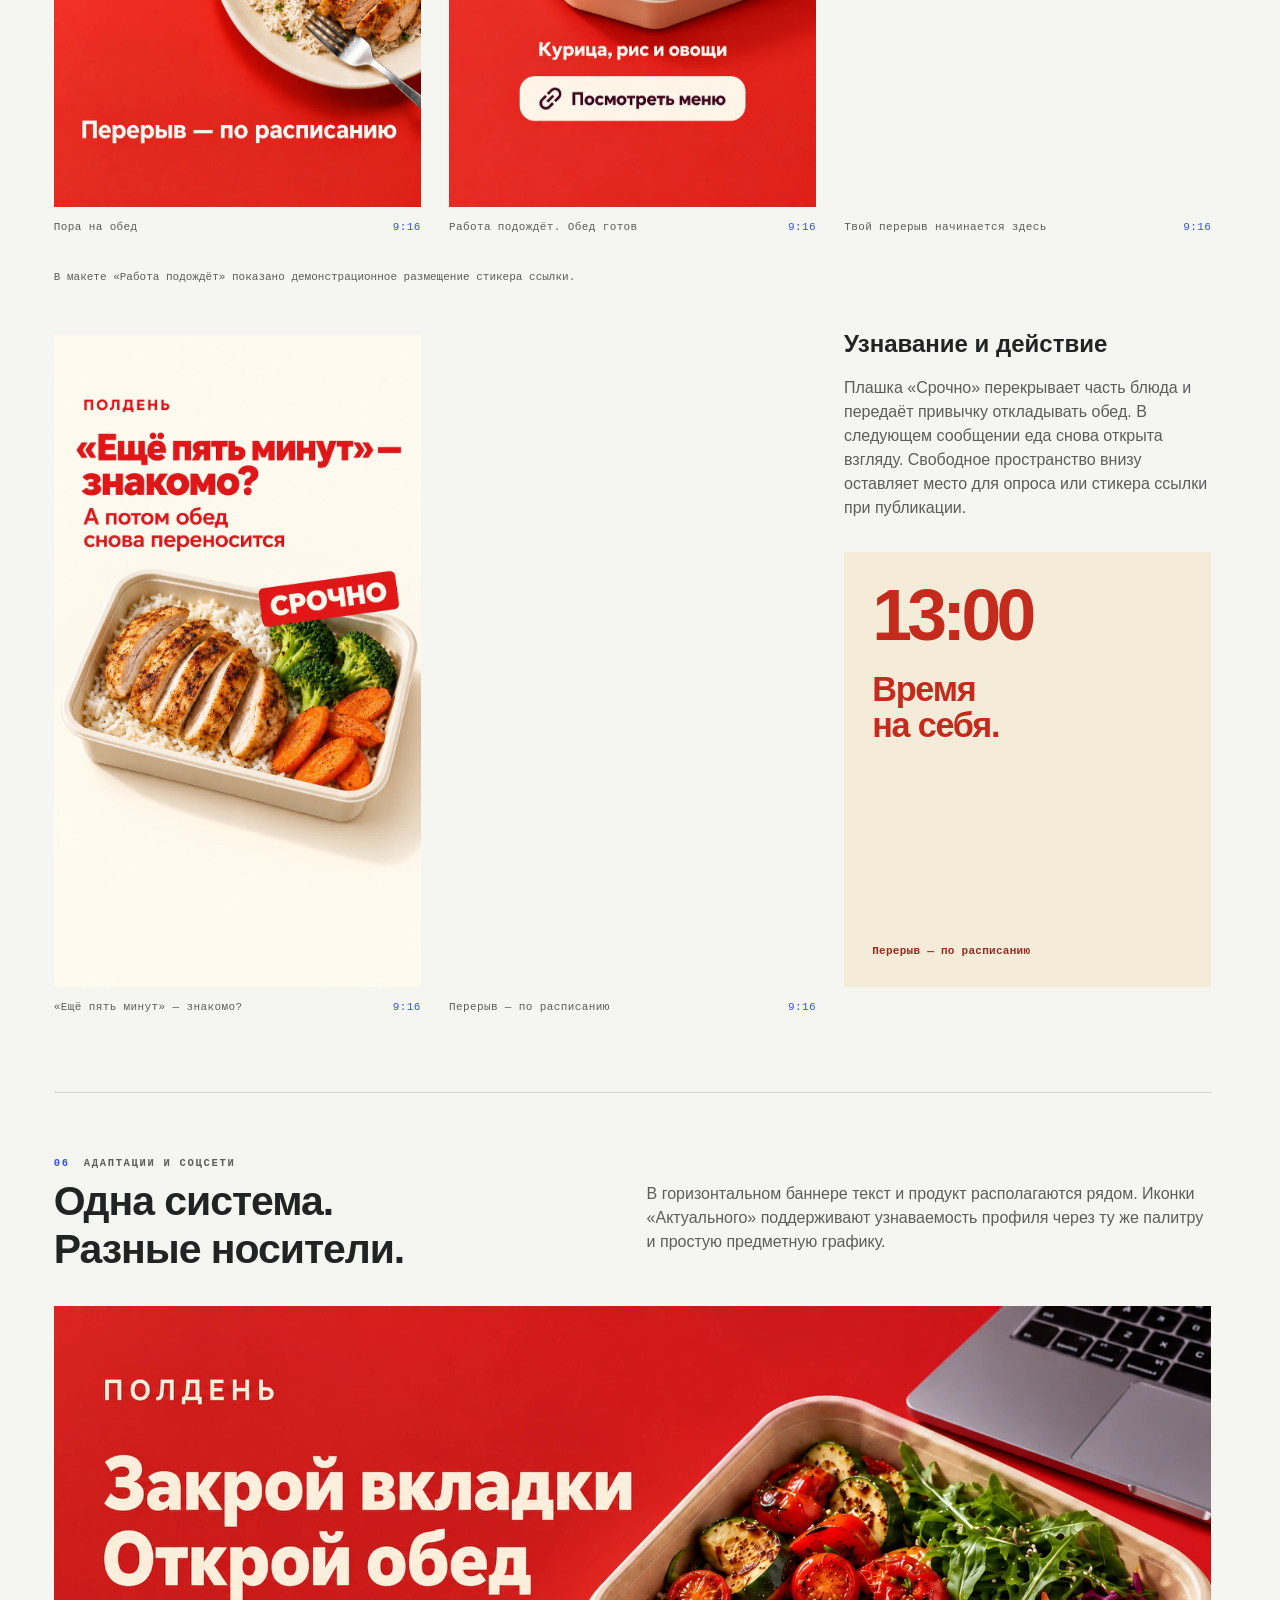
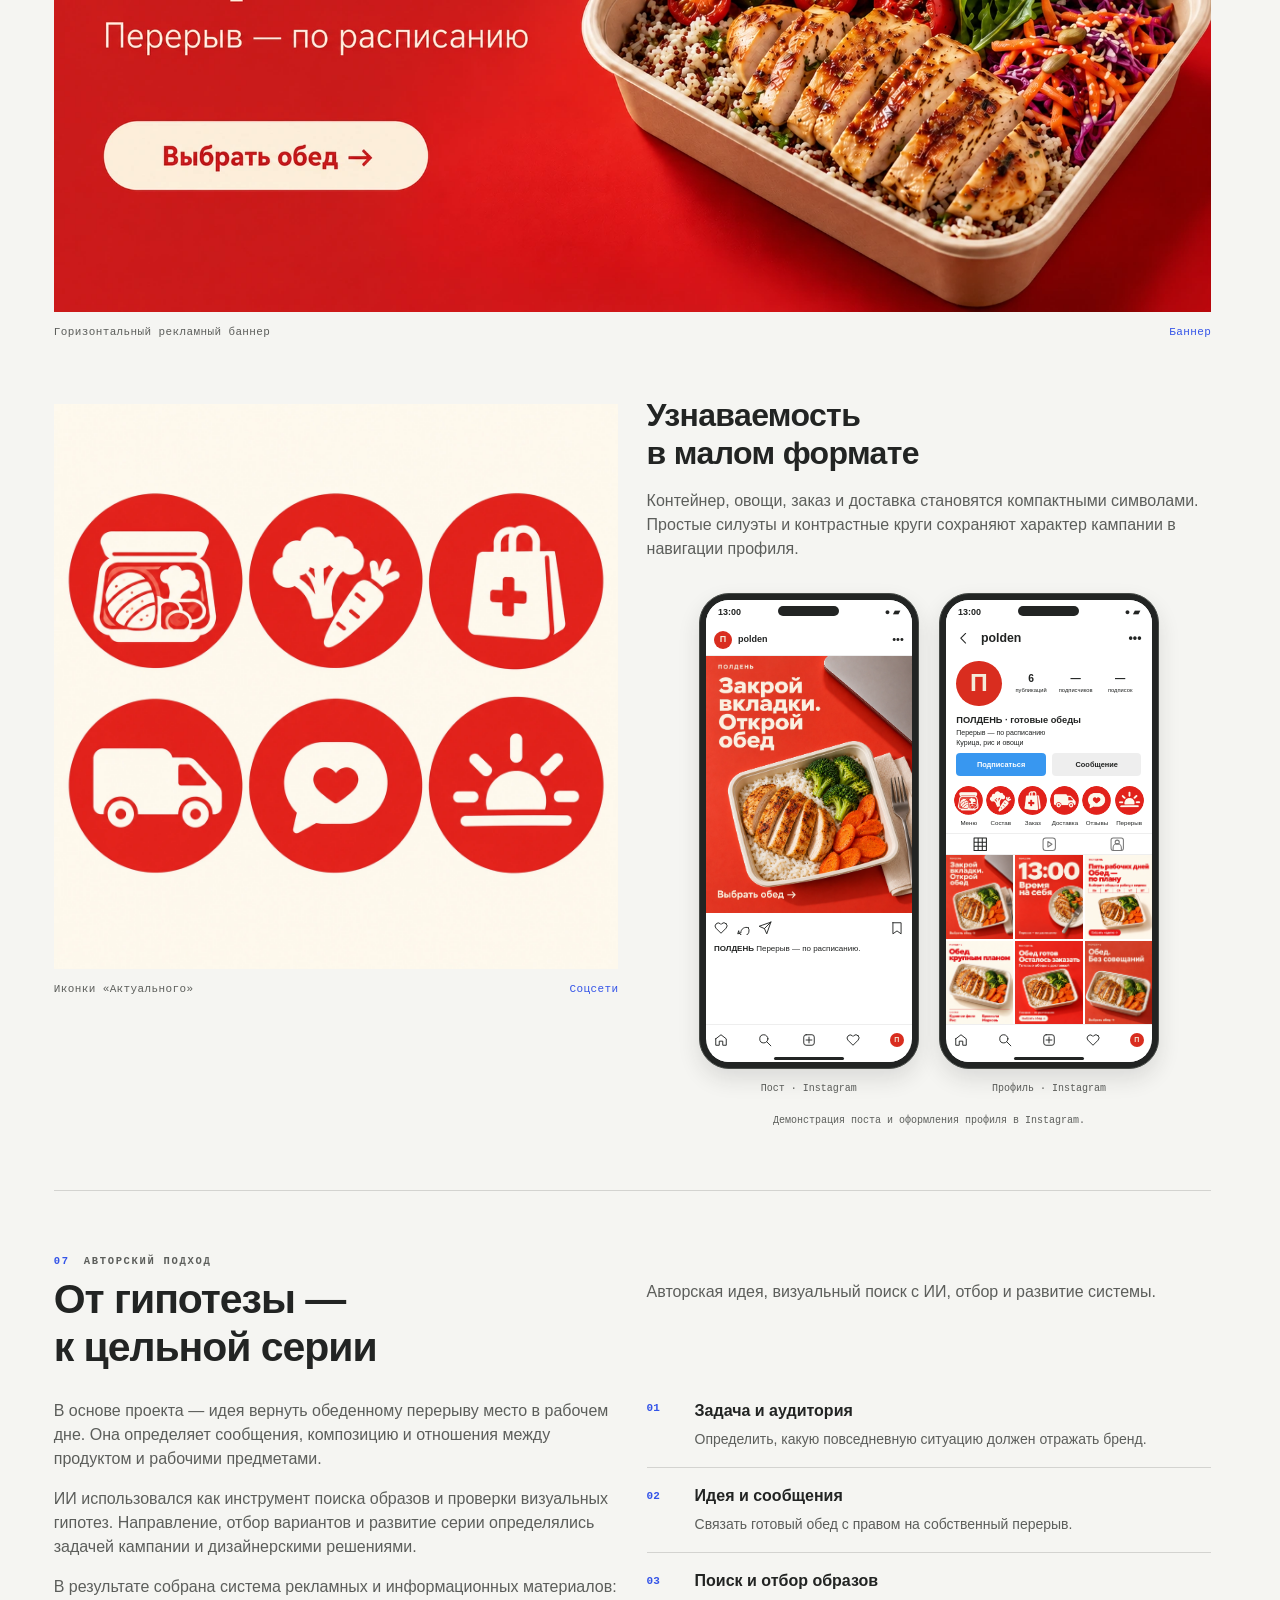
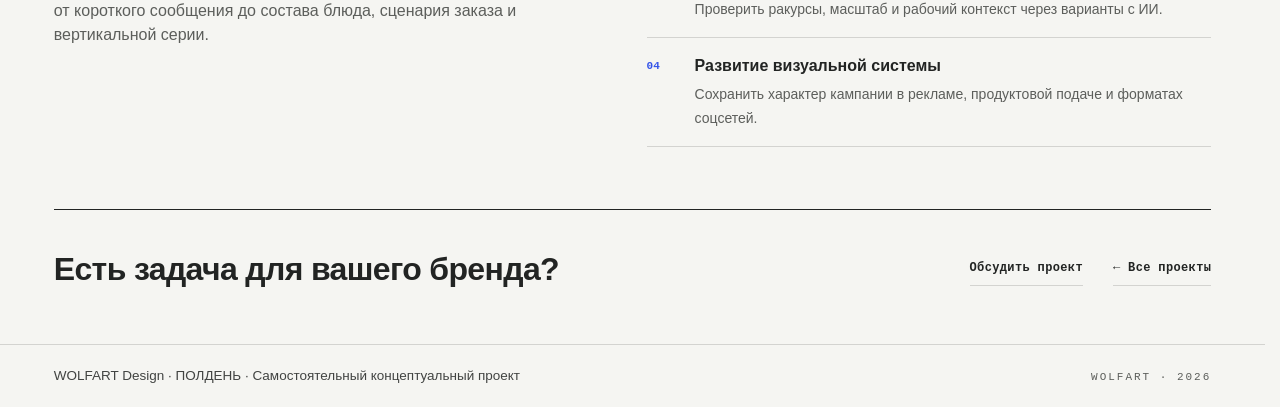
<file: polden.html>
<!DOCTYPE html>
<html lang="ru">
<head>
  <meta charset="UTF-8">
  <meta name="viewport" content="width=device-width, initial-scale=1.0">
  <title>ПОЛДЕНЬ — Перерыв по расписанию · WOLFART Design</title>
  <meta name="description" content="Кейс WOLFART Design: визуальная концепция и рекламная кампания ПОЛДЕНЬ для доставки готовых обедов. Посты, карусель, сторис, баннер и оформление соцсетей.">
  <meta name="theme-color" content="#F5F5F2">
  <link rel="stylesheet" href="assets/css/site.css?v=20261005-1">
  <link rel="stylesheet" href="assets/css/polden.css?v=20261003-6">
  <script src="assets/js/site.js" defer></script>
  <script src="assets/js/polden.js?v=20261003-5" defer></script>
</head>
<body>
  <a class="skip" href="#main">К содержанию</a>
  <aside class="folio-side" aria-hidden="true">ПОЛДЕНЬ · кейс 01 — 2026</aside>
  <header class="site-head">
    <a class="brand brand-home" href="index.html" aria-label="WOLFART Design — главная страница">
      <p class="brand-name">WOLFART Design</p>
      <p class="brand-role">Графический и веб-дизайн · UX/UI · Коммуникационный дизайн</p>
    </a>
    <nav class="site-nav" aria-label="Основная навигация">
      <a class="nav-link" href="index.html#projects">Все проекты <span class="arr" aria-hidden="true">↖</span></a>
      <button class="nav-link" type="button" data-open="dlg-approach" aria-controls="dlg-approach" aria-haspopup="dialog">Подход</button>
      <button class="nav-link" type="button" data-open="dlg-contacts" aria-controls="dlg-contacts" aria-haspopup="dialog">Контакты <span class="arr" aria-hidden="true">↗</span></button>
    </nav>
  </header>

  <main id="main" class="case-shell" tabindex="-1">
    <section class="case-hero" aria-labelledby="case-title">
      <div class="case-hero-copy">
        <p class="case-kicker"><span>01 /</span> Самостоятельный концептуальный проект</p>
        <h1 class="case-title" id="case-title">ПОЛДЕНЬ</h1>
        <p class="case-tagline">Перерыв —<br>по расписанию</p>
        <p class="case-lede">Визуальная концепция и рекламная кампания для бренда доставки готовых обедов.</p>
        <ul class="case-tags" aria-label="Направления работы">
          <li>Визуальная концепция</li><li>Реклама</li><li>Соцсети</li>
        </ul>
        <a class="case-jump" href="#campaign">К материалам кампании <span aria-hidden="true">↓</span></a>
      </div>
      <figure class="media hero-figure">
  <a href="assets/images/polden/cover.webp" data-image="Визуальная концепция и рекламная кампания" aria-label="Увеличить: Визуальная концепция и рекламная кампания">
    <img src="assets/images/polden/cover.webp" width="1122" height="1402" alt="Обложка ПОЛДЕНЬ: Перерыв — по расписанию, курица, рис и овощи в контейнере на красном фоне" decoding="async" fetchpriority="high">
  </a>
  <figcaption>Визуальная концепция и рекламная кампания</figcaption>
</figure>
    </section>

    <section class="case-summary" aria-label="О проекте">
      <div>
        <h2 class="summary-title"><span>01</span>Бренд и аудитория</h2>
        <p>«ПОЛДЕНЬ» — концептуальный бренд доставки готовых обедов для офисных сотрудников, удалённых специалистов и фрилансеров. Для людей, чей день заполнен работой, а обед всё время сдвигается.</p>
      </div>
      <div>
        <h2 class="summary-title"><span>02</span>Задача</h2>
        <p>Разработать узнаваемую рекламную систему: показать продукт, связать его с повседневной ситуацией аудитории и предложить понятное действие — выбрать готовый обед с доставкой.</p>
      </div>
      <div>
        <h2 class="summary-title"><span>03</span>Идея</h2>
        <p>Обеденный перерыв заслуживает собственного места в расписании. Кампания «Перерыв — по расписанию» напоминает о времени на себя среди созвонов, срочных задач и «ещё пяти минут» работы.</p>
      </div>
    </section>

    <section class="case-section" id="campaign" aria-labelledby="campaign-title">
      <div class="section-head">
  <p class="section-label"><span>01</span>Основная кампания</p>
  <h2 class="section-title cap-top" id="campaign-title">Обеду — своё время</h2>
  <p class="section-desc cap-top">Короткие фразы соединяют рабочий контекст с предложением сделать паузу. Ноутбук обозначает привычную ситуацию, крупные цифры напоминают о времени, а готовый обед становится главным визуальным акцентом.</p>
</div>
      <div class="media-grid three"><figure class="media">
  <a href="assets/images/polden/campaign-main.webp" data-image="Закрой вкладки. Открой обед" aria-label="Увеличить: Закрой вкладки. Открой обед">
    <img src="assets/images/polden/campaign-main.webp" width="1122" height="1402" alt="Пост ПОЛДЕНЬ: готовый обед рядом с ноутбуком, заголовок Закрой вкладки. Открой обед" decoding="async" loading="lazy">
  </a>
  <figcaption>Закрой вкладки. Открой обед<span>Пост</span></figcaption>
</figure>
<figure class="media">
  <a href="assets/images/polden/campaign-time.webp" data-image="13:00 — время на себя" aria-label="Увеличить: 13:00 — время на себя">
    <img src="assets/images/polden/campaign-time.webp" width="1122" height="1402" alt="Пост с крупными цифрами 13:00, фразой Время на себя и тарелкой с обедом" decoding="async" loading="lazy">
  </a>
  <figcaption>13:00 — время на себя<span>Пост</span></figcaption>
</figure>
<figure class="media">
  <a href="assets/images/polden/campaign-no-meetings.webp" data-image="Обед. Без совещаний" aria-label="Увеличить: Обед. Без совещаний">
    <img src="assets/images/polden/campaign-no-meetings.webp" width="1122" height="1402" alt="Красный рекламный пост с открытым контейнером и фразой Обед. Без совещаний" decoding="async" loading="lazy">
  </a>
  <figcaption>Обед. Без совещаний<span>Пост</span></figcaption>
</figure></div>
      <div class="visual-notes">
        <div><h3>Красный и сливочный</h3><p>Томатно-красный делает серию заметной. Тёплый сливочный создаёт контраст для текста и спокойный фон для информационных материалов.</p></div>
        <div><h3>Крупный гротеск</h3><p>Жирная типографика, короткие строки и ясная иерархия помогают прочитать сообщение с первого взгляда.</p></div>
        <div><h3>Предметный образ</h3><p>Аппетитные фактуры, мягкий свет и крупный план показывают продукт. Масштаб и ракурс меняются вместе с задачей макета.</p></div>
      </div>
    </section>

    <section class="case-section" id="offers" aria-labelledby="offers-title">
      <div class="section-head">
  <p class="section-label"><span>02</span>Рекламные предложения</p>
  <h2 class="section-title cap-top" id="offers-title">От сообщения —<br>к выбору обеда</h2>
  <p class="section-desc cap-top">Разовый заказ, обеды на рабочую неделю и выбор конкретного блюда. Три подачи предложения ведут от заголовка к продукту и действию. В макете «Твой план на обед» крышка частично закрывает контейнер и направляет внимание на содержимое.</p>
</div>
      <div class="media-grid three offers-grid"><figure class="media">
  <a href="assets/images/polden/order-lunch.webp" data-image="Разовый заказ" aria-label="Увеличить: Разовый заказ">
    <img src="assets/images/polden/order-lunch.webp" width="1122" height="1402" alt="Обед готов. Осталось заказать: контейнер с курицей, рисом и овощами, предложение готовых обедов с доставкой" decoding="async" loading="lazy">
  </a>
  <figcaption>Разовый заказ<span>Предложение</span></figcaption>
</figure>
<figure class="media">
  <a href="assets/images/polden/order-week.webp" data-image="Обеды на рабочую неделю" aria-label="Увеличить: Обеды на рабочую неделю">
    <img src="assets/images/polden/order-week.webp" width="1122" height="1402" alt="Сливочная карточка: Пять рабочих дней, Обед — по плану, полоса ПН, ВТ, СР, ЧТ, ПТ и контейнер с обедом" decoding="async" loading="lazy">
  </a>
  <figcaption>Обеды на рабочую неделю<span>Предложение</span></figcaption>
</figure>
<figure class="media offer-plan">
  <a href="assets/images/polden/order-plan.webp" data-image="Твой план на обед" aria-label="Увеличить: Твой план на обед">
    <img src="assets/images/polden/order-plan.webp" width="1149" height="1369" alt="Красный пост: Твой план на обед, контейнер с частично закрытой крышкой, запечённая курица с рисом и овощами, Выбрать обед" decoding="async" loading="lazy">
  </a>
  <figcaption>Твой план на обед<span>Выбор блюда</span></figcaption>
</figure></div>
    </section>

    <section class="case-section product-section" aria-labelledby="product-title">
      <div class="section-head">
  <p class="section-label"><span>03</span>Продуктовая подача</p>
  <h2 class="section-title cap-top" id="product-title">Сам обед —<br>в центре внимания</h2>
  <p class="section-desc cap-top">Спокойная карточка даёт рассмотреть блюдо и прочитать состав. На сливочном фоне фотографический образ получает больше пространства, а красная типографика связывает карточку с остальной кампанией.</p>
</div>
      <div class="product-layout">
        <figure class="media">
  <a href="assets/images/polden/product.webp" data-image="Обед крупным планом" aria-label="Увеличить: Обед крупным планом">
    <img src="assets/images/polden/product.webp" width="1122" height="1402" alt="Продуктовая карточка с куриным филе, рисом, брокколи и морковью, состав указан внизу" decoding="async" loading="lazy">
  </a>
  <figcaption>Обед крупным планом<span>Карточка</span></figcaption>
</figure>
        <figure class="media">
  <a href="assets/images/polden/campaign-close-up.webp" data-image="Самое время" aria-label="Увеличить: Самое время">
    <img src="assets/images/polden/campaign-close-up.webp" width="1122" height="1402" alt="Крупный план контейнера с курицей, рисом, брокколи и морковью на красном фоне с фразой Самое время" decoding="async" loading="lazy">
  </a>
  <figcaption>Самое время<span>Деталь</span></figcaption>
</figure>
      </div>
      <div class="product-note">
        <h3 class="cap-top">Продукт задаёт масштаб</h3>
        <p class="cap-top">В рекламном макете крупный план создаёт эмоциональный акцент. В продуктовой карточке тот же подход помогает рассмотреть фактуры еды и понять, что входит в обед.</p>
      </div>
    </section>

    <section class="case-section" aria-labelledby="carousel-title">
      <div class="section-head">
  <p class="section-label"><span>04</span>Карусель</p>
  <h2 class="section-title cap-top" id="carousel-title">Показать.<br>Объяснить. Пригласить.</h2>
  <p class="section-desc cap-top">Три последовательных слайда знакомят с обедом, показывают ингредиенты и предлагают простой путь: выбрать блюдо, разогреть его и сделать перерыв. Цветовые переходы разделяют рекламную и информационную подачу.</p>
</div>
      <div class="media-grid three"><figure class="media">
  <a href="assets/images/polden/carousel-01.webp" data-image="Как устроен наш обед" aria-label="Увеличить: Как устроен наш обед">
    <img src="assets/images/polden/carousel-01.webp" width="1122" height="1402" alt="Первый слайд карусели: Как устроен наш обед, открытый контейнер на красном фоне, Листай" decoding="async" loading="lazy">
  </a>
  <figcaption>Как устроен наш обед<span>01 / 03</span></figcaption>
</figure>
<figure class="media">
  <a href="assets/images/polden/carousel-02.webp" data-image="Что внутри" aria-label="Увеличить: Что внутри">
    <img src="assets/images/polden/carousel-02.webp" width="1122" height="1402" alt="Второй слайд: Что внутри, запечённая курица, рис, брокколи и морковь с подписями к ингредиентам" decoding="async" loading="lazy">
  </a>
  <figcaption>Что внутри<span>02 / 03</span></figcaption>
</figure>
<figure class="media">
  <a href="assets/images/polden/carousel-03.webp" data-image="От планов — к обеду" aria-label="Увеличить: От планов — к обеду">
    <img src="assets/images/polden/carousel-03.webp" width="1122" height="1402" alt="Третий слайд: Выбери блюдо, Разогрей по инструкции, Сделай перерыв" decoding="async" loading="lazy">
  </a>
  <figcaption>От планов — к обеду<span>03 / 03</span></figcaption>
</figure></div>
      <div class="situation-row">
        <div class="section-head situation-head">
          <p class="section-label">Развитие идеи</p>
          <h3 class="section-title cap-top">«Обед подождёт.<br>Всего полчаса»</h3>
          <p class="section-desc cap-top">Два соседних кадра сюжетной серии показывают, как перерыв сдвигается сначала из-за созвона, а затем из-за «ещё одной задачи». Ноутбук и плашки срочности выходят на первый план, а время меняется с 13:00 на 13:30 и 14:00.</p>
        </div>
        <div class="media-grid two situation-pair">
          <figure class="media">
  <a href="assets/images/polden/work-situation.webp" data-image="Сначала — созвон" aria-label="Увеличить: Сначала — созвон">
    <img src="assets/images/polden/work-situation.webp" width="1122" height="1402" alt="Макет на сливочном фоне: Сначала — созвон, 13:00 → 13:30, ноутбук рядом с открытым контейнером" decoding="async" loading="lazy">
  </a>
  <figcaption>Сначала — созвон<span>02 / 04</span></figcaption>
</figure>
          <figure class="media">
  <a href="assets/images/polden/work-five-minutes.webp" data-image="Потом — «ещё пять минут»" aria-label="Увеличить: Потом — «ещё пять минут»">
    <img src="assets/images/polden/work-five-minutes.webp" width="1122" height="1402" alt="Макет на сливочном фоне: Потом — ещё пять минут, Одна задача. И ещё одна, 13:30 → 14:00, плашки Срочно и Ещё одна правка перекрывают часть контейнера" decoding="async" loading="lazy">
  </a>
  <figcaption>Потом — «ещё пять минут»<span>03 / 04</span></figcaption>
</figure>
        </div>
      </div>
    </section>

    <section class="case-section" id="stories" aria-labelledby="stories-title">
      <div class="section-head">
  <p class="section-label"><span>05</span>Вертикальные форматы</p>
  <h2 class="section-title cap-top" id="stories-title">Перерыв<br>на экране телефона</h2>
  <p class="section-desc cap-top">Вертикальная серия сохраняет крупный заголовок и продуктовый акцент. Разные сообщения работают на узнавание ситуации, напоминание о перерыве и переход к выбору обеда.</p>
</div>
      <div class="stories-grid"><figure class="media">
  <a href="assets/images/polden/story-time.webp" data-image="Пора на обед" aria-label="Увеличить: Пора на обед">
    <img src="assets/images/polden/story-time.webp" width="941" height="1672" alt="Вертикальная сторис на красном фоне: 13:00, Пора на обед, тарелка с готовым блюдом" decoding="async" loading="lazy">
  </a>
  <figcaption>Пора на обед<span>9:16</span></figcaption>
</figure>
<figure class="media">
  <a href="assets/images/polden/story-menu.webp" data-image="Работа подождёт. Обед готов" aria-label="Увеличить: Работа подождёт. Обед готов">
    <img src="assets/images/polden/story-menu.webp" width="941" height="1672" alt="Сторис с открытым контейнером, подписью Курица, рис и овощи и демонстрацией стикера Посмотреть меню" decoding="async" loading="lazy">
  </a>
  <figcaption>Работа подождёт. Обед готов<span>9:16</span></figcaption>
</figure>
<figure class="media">
  <a href="assets/images/polden/story-break.webp" data-image="Твой перерыв начинается здесь" aria-label="Увеличить: Твой перерыв начинается здесь">
    <img src="assets/images/polden/story-break.webp" width="941" height="1672" alt="Сторис с контейнером: Твой перерыв начинается здесь, Запечённая курица с рисом и овощами" decoding="async" loading="lazy">
  </a>
  <figcaption>Твой перерыв начинается здесь<span>9:16</span></figcaption>
</figure></div>
      <p class="format-note">В макете «Работа подождёт» показано демонстрационное размещение стикера ссылки.</p>
      <div class="stories-more">
        <figure class="media">
  <a href="assets/images/polden/story-urgent.webp" data-image="«Ещё пять минут» — знакомо?" aria-label="Увеличить: «Ещё пять минут» — знакомо?">
    <img src="assets/images/polden/story-urgent.webp" width="941" height="1672" alt="Сливочная сторис с вопросом Ещё пять минут — знакомо, контейнером и красной плашкой Срочно" decoding="async" loading="lazy">
  </a>
  <figcaption>«Ещё пять минут» — знакомо?<span>9:16</span></figcaption>
</figure>
        <figure class="media">
  <a href="assets/images/polden/story-delivery.webp" data-image="Перерыв — по расписанию" aria-label="Увеличить: Перерыв — по расписанию">
    <img src="assets/images/polden/story-delivery.webp" width="941" height="1672" alt="Красная сторис: Перерыв — по расписанию, Готовые обеды с доставкой, Пора выбрать свой обед" decoding="async" loading="lazy">
  </a>
  <figcaption>Перерыв — по расписанию<span>9:16</span></figcaption>
</figure>
        <div class="stories-note">
          <h3 class="cap-top">Узнавание и действие</h3>
          <p>Плашка «Срочно» перекрывает часть блюда и передаёт привычку откладывать обед. В следующем сообщении еда снова открыта взгляду. Свободное пространство внизу оставляет место для опроса или стикера ссылки при публикации.</p>
          <div class="campaign-callout" aria-label="Ключевое сообщение кампании">
            <div><p class="campaign-clock">13:00</p><p class="campaign-slogan">Время<br>на себя.</p></div>
            <p class="campaign-caption">Перерыв — по расписанию</p>
          </div>
        </div>
      </div>
    </section>

    <section class="case-section" aria-labelledby="formats-title">
      <div class="section-head">
  <p class="section-label"><span>06</span>Адаптации и соцсети</p>
  <h2 class="section-title cap-top" id="formats-title">Одна система.<br>Разные носители.</h2>
  <p class="section-desc cap-top">В горизонтальном баннере текст и продукт располагаются рядом. Иконки «Актуального» поддерживают узнаваемость профиля через ту же палитру и простую предметную графику.</p>
</div>
      <figure class="media">
  <a href="assets/images/polden/banner.webp" data-image="Горизонтальный рекламный баннер" aria-label="Увеличить: Горизонтальный рекламный баннер">
    <img src="assets/images/polden/banner.webp" width="1733" height="907" alt="Горизонтальный красный баннер ПОЛДЕНЬ: Закрой вкладки. Открой обед, контейнер с блюдом рядом с ноутбуком" decoding="async" loading="lazy">
  </a>
  <figcaption>Горизонтальный рекламный баннер<span>Баннер</span></figcaption>
</figure>
      <div class="social-tools">
        <figure class="media">
  <a href="assets/images/polden/highlights.webp" data-image="Иконки «Актуального»" aria-label="Увеличить: Иконки «Актуального»">
    <img src="assets/images/polden/highlights.webp" width="1254" height="1254" alt="Шесть сливочных иконок в красных кругах: контейнер, овощи, пакет, доставка, сердце и блюдо" decoding="async" loading="lazy">
  </a>
  <figcaption>Иконки «Актуального»<span>Соцсети</span></figcaption>
</figure>
        <div class="social-preview">
          <h3 class="cap-top">Узнаваемость<br>в малом формате</h3>
          <p>Контейнер, овощи, заказ и доставка становятся компактными символами. Простые силуэты и контрастные круги сохраняют характер кампании в навигации профиля.</p>
          <div class="mockup-gallery" aria-label="Пример поста и профиля ПОЛДЕНЬ в смартфонах">
            <figure class="phone-preview">
        <a class="phone-device" href="assets/images/polden/campaign-main.webp" data-image="Закрой вкладки. Открой обед" aria-label="Увеличить: Закрой вкладки. Открой обед">
          <div class="phone-screen"><div class="phone-status" aria-hidden="true"><span>13:00</span><span>● ▰</span></div>
          <div class="mockup-post-header mockup-account" aria-hidden="true"><span class="mockup-avatar">П</span><strong>polden</strong><span class="mockup-dismiss">•••</span></div>
          <img src="assets/images/polden/campaign-main.webp" width="1122" height="1402" alt="Закрой вкладки. Открой обед — макет в смартфоне" loading="lazy" decoding="async">
          <div class="mockup-actions" aria-hidden="true"><svg viewBox="0 0 24 24"><path d="M20.8 4.6a5.4 5.4 0 0 0-7.6 0L12 5.8l-1.2-1.2a5.4 5.4 0 0 0-7.6 7.6L12 21l8.8-8.8a5.4 5.4 0 0 0 0-7.6Z"/></svg><svg viewBox="0 0 24 24"><path d="M21 11.5a9 9 0 1 1-16.4 5.1L3 22l5.4-1.6A9 9 0 0 1 21 11.5Z"/></svg><svg viewBox="0 0 24 24"><path d="m22 2-7 20-4-9L2 9 22 2Z"/><path d="m22 2-11 11"/></svg><span class="mockup-save"><svg viewBox="0 0 24 24"><path d="M5 3h14v19l-7-5-7 5V3Z"/></svg></span></div>
          <div class="mockup-post-caption" aria-hidden="true"><strong>ПОЛДЕНЬ</strong> Перерыв — по расписанию.</div>
          <div class="mockup-navigation" aria-hidden="true"><svg viewBox="0 0 24 24"><path d="m3 10 9-7 9 7v11h-6v-7H9v7H3V10Z"/></svg><svg viewBox="0 0 24 24"><circle cx="10" cy="10" r="7"/><path d="m15 15 7 7"/></svg><svg viewBox="0 0 24 24"><rect x="3" y="3" width="18" height="18" rx="4"/><path d="M12 7v10M7 12h10"/></svg><svg viewBox="0 0 24 24"><path d="M20.8 4.6a5.4 5.4 0 0 0-7.6 0L12 5.8l-1.2-1.2a5.4 5.4 0 0 0-7.6 7.6L12 21l8.8-8.8a5.4 5.4 0 0 0 0-7.6Z"/></svg><span class="mockup-avatar">П</span></div><div class="phone-home-indicator" aria-hidden="true"></div></div>
        </a>
        <figcaption>Пост · Instagram</figcaption>
      </figure>
            <figure class="phone-preview">
        <div class="phone-device phone-profile" role="img" aria-label="Демонстрационный профиль ПОЛДЕНЬ в Instagram: аватар, описание, шесть иконок Актуального — Меню, Состав, Заказ, Доставка, Отзывы и Перерыв — и сетка публикаций">
          <div class="phone-screen" aria-hidden="true">
            <div class="phone-status" aria-hidden="true"><span>13:00</span><span>● ▰</span></div>
            <div class="profile-userbar"><svg viewBox="0 0 24 24"><path d="m14 5-7 7 7 7"/></svg><strong>polden</strong><span>•••</span></div>
            <div class="mockup-profile-content">
              <div class="profile-overview"><span class="profile-avatar">П</span><div class="profile-stats"><span><strong>6</strong>публикаций</span><span><strong>—</strong>подписчиков</span><span><strong>—</strong>подписок</span></div></div>
              <div class="profile-bio"><strong>ПОЛДЕНЬ · готовые обеды</strong><span>Перерыв — по расписанию<br>Курица, рис и овощи</span></div>
              <div class="profile-buttons"><span>Подписаться</span><span>Сообщение</span></div>
              <div class="profile-highlights"><div class="profile-highlight"><span class="profile-highlight-art"><svg viewBox="32 200 388 388" aria-hidden="true"><image href="assets/images/polden/highlights.webp" width="1254" height="1254"/></svg></span><span>Меню</span></div>
<div class="profile-highlight"><span class="profile-highlight-art"><svg viewBox="432 200 388 388" aria-hidden="true"><image href="assets/images/polden/highlights.webp" width="1254" height="1254"/></svg></span><span>Состав</span></div>
<div class="profile-highlight"><span class="profile-highlight-art"><svg viewBox="834 200 388 388" aria-hidden="true"><image href="assets/images/polden/highlights.webp" width="1254" height="1254"/></svg></span><span>Заказ</span></div>
<div class="profile-highlight"><span class="profile-highlight-art"><svg viewBox="32 655 388 388" aria-hidden="true"><image href="assets/images/polden/highlights.webp" width="1254" height="1254"/></svg></span><span>Доставка</span></div>
<div class="profile-highlight"><span class="profile-highlight-art"><svg viewBox="432 655 388 388" aria-hidden="true"><image href="assets/images/polden/highlights.webp" width="1254" height="1254"/></svg></span><span>Отзывы</span></div>
<div class="profile-highlight"><span class="profile-highlight-art"><svg viewBox="834 655 388 388" aria-hidden="true"><image href="assets/images/polden/highlights.webp" width="1254" height="1254"/></svg></span><span>Перерыв</span></div></div>
              <div class="profile-tabs"><svg viewBox="0 0 24 24"><path d="M3 3h18v18H3V3ZM9 3v18M15 3v18M3 9h18M3 15h18"/></svg><svg viewBox="0 0 24 24"><rect x="3" y="3" width="18" height="18" rx="4"/><path d="m10 8 6 4-6 4V8Z"/></svg><svg viewBox="0 0 24 24"><rect x="3" y="3" width="18" height="18" rx="3"/><circle cx="12" cy="9" r="3"/><path d="M6 20v-3a6 6 0 0 1 12 0v3"/></svg></div>
              <div class="profile-post-grid"><div class="profile-grid-tile"><img src="assets/images/polden/campaign-main.webp" width="1122" height="1402" alt="Публикация ПОЛДЕНЬ — Закрой вкладки. Открой обед" loading="lazy" decoding="async"></div>
<div class="profile-grid-tile"><img src="assets/images/polden/campaign-time.webp" width="1122" height="1402" alt="Публикация ПОЛДЕНЬ — 13:00 — Время на себя" loading="lazy" decoding="async"></div>
<div class="profile-grid-tile"><img src="assets/images/polden/order-week.webp" width="1122" height="1402" alt="Публикация ПОЛДЕНЬ — Обеды на рабочую неделю" loading="lazy" decoding="async"></div>
<div class="profile-grid-tile"><img src="assets/images/polden/product.webp" width="1122" height="1402" alt="Публикация ПОЛДЕНЬ — Обед крупным планом" loading="lazy" decoding="async"></div>
<div class="profile-grid-tile"><img src="assets/images/polden/order-lunch.webp" width="1122" height="1402" alt="Публикация ПОЛДЕНЬ — Обед готов. Осталось заказать" loading="lazy" decoding="async"></div>
<div class="profile-grid-tile"><img src="assets/images/polden/campaign-no-meetings.webp" width="1122" height="1402" alt="Публикация ПОЛДЕНЬ — Обед. Без совещаний" loading="lazy" decoding="async"></div></div>
            </div>
            <div class="mockup-navigation" aria-hidden="true"><svg viewBox="0 0 24 24"><path d="m3 10 9-7 9 7v11h-6v-7H9v7H3V10Z"/></svg><svg viewBox="0 0 24 24"><circle cx="10" cy="10" r="7"/><path d="m15 15 7 7"/></svg><svg viewBox="0 0 24 24"><rect x="3" y="3" width="18" height="18" rx="4"/><path d="M12 7v10M7 12h10"/></svg><svg viewBox="0 0 24 24"><path d="M20.8 4.6a5.4 5.4 0 0 0-7.6 0L12 5.8l-1.2-1.2a5.4 5.4 0 0 0-7.6 7.6L12 21l8.8-8.8a5.4 5.4 0 0 0 0-7.6Z"/></svg><span class="mockup-avatar">П</span></div><div class="phone-home-indicator" aria-hidden="true"></div>
          </div>
        </div>
        <figcaption>Профиль · Instagram</figcaption>
      </figure>
          </div>
          <p class="mockup-note">Демонстрация поста и оформления профиля в Instagram.</p>
        </div>
      </div>
    </section>

    <section class="case-section" id="process" aria-labelledby="process-title">
      <div class="section-head">
  <p class="section-label"><span>07</span>Авторский подход</p>
  <h2 class="section-title cap-top" id="process-title">От гипотезы —<br>к цельной серии</h2>
  <p class="section-desc cap-top">Авторская идея, визуальный поиск с ИИ, отбор и развитие системы.</p>
</div>
      <div class="process-layout">
        <div class="process-copy">
          <p class="cap-top">В основе проекта — идея вернуть обеденному перерыву место в рабочем дне. Она определяет сообщения, композицию и отношения между продуктом и рабочими предметами.</p>
          <p>ИИ использовался как инструмент поиска образов и проверки визуальных гипотез. Направление, отбор вариантов и развитие серии определялись задачей кампании и дизайнерскими решениями.</p>
          <p>В результате собрана система рекламных и информационных материалов: от короткого сообщения до состава блюда, сценария заказа и вертикальной серии.</p>
        </div>
        <ol class="process-list">
          <li><span class="cap-top">01</span><div><h3 class="cap-top">Задача и аудитория</h3><p>Определить, какую повседневную ситуацию должен отражать бренд.</p></div></li>
          <li><span>02</span><div><h3>Идея и сообщения</h3><p>Связать готовый обед с правом на собственный перерыв.</p></div></li>
          <li><span>03</span><div><h3>Поиск и отбор образов</h3><p>Проверить ракурсы, масштаб и рабочий контекст через варианты с ИИ.</p></div></li>
          <li><span>04</span><div><h3>Развитие визуальной системы</h3><p>Сохранить характер кампании в рекламе, продуктовой подаче и форматах соцсетей.</p></div></li>
        </ol>
      </div>
    </section>

    <div class="case-end">
      <p>Есть задача для вашего бренда?</p>
      <div class="case-end-links">
        <button type="button" data-open="dlg-contacts" aria-haspopup="dialog" aria-controls="dlg-contacts">Обсудить проект</button>
        <a href="index.html#projects">← Все проекты</a>
      </div>
    </div>
  </main>

  <footer class="site-foot">
    <p class="foot-note">WOLFART Design · ПОЛДЕНЬ · Самостоятельный концептуальный проект</p>
    <p class="foot-mark" aria-hidden="true">WOLFART · 2026</p>
  </footer>

  <dialog class="dlg" id="dlg-approach" aria-labelledby="t-approach">
  <div class="dlg-top">
    <p class="dlg-kicker">Подход</p>
    <button class="dlg-close" type="button" data-close aria-label="Закрыть окно">
      <svg viewBox="0 0 14 14" aria-hidden="true"><path d="M1 1l12 12M13 1L1 13" stroke="currentColor" stroke-width="1.8" stroke-linecap="round"/></svg>
    </button>
  </div>
  <h2 class="dlg-title" id="t-approach">Как устроен процесс</h2>
  <ol class="steps">
    <li><span class="num">01</span><span><span class="st-name">Задача</span><span class="st-desc">Формулируем цель, аудиторию и настроение будущей серии.</span></span></li>
    <li><span class="num">02</span><span><span class="st-name">Идея</span><span class="st-desc">Ищем метафору и визуальный ход, на котором будет держаться образ.</span></span></li>
    <li><span class="num">03</span><span><span class="st-name">AI-варианты</span><span class="st-desc">Генерируем варианты образов и отбираем самые точные.</span></span></li>
    <li><span class="num">04</span><span><span class="st-name">Ручная доработка</span><span class="st-desc">Правим композицию, цвет и детали, собираем типографику.</span></span></li>
    <li><span class="num">05</span><span><span class="st-name">Серия</span><span class="st-desc">Разворачиваем образ в цельную серию рекламных материалов.</span></span></li>
  </ol>
  <p class="dlg-note">Все работы в портфолио — самостоятельные концепции</p>
</dialog>
<dialog class="dlg" id="dlg-contacts" aria-labelledby="t-contacts">
  <div class="dlg-top">
    <p class="dlg-kicker">Контакты</p>
    <button class="dlg-close" type="button" data-close aria-label="Закрыть окно">
      <svg viewBox="0 0 14 14" aria-hidden="true"><path d="M1 1l12 12M13 1L1 13" stroke="currentColor" stroke-width="1.8" stroke-linecap="round"/></svg>
    </button>
  </div>
  <h2 class="dlg-title" id="t-contacts">Напишите нам</h2>
  <div class="dlg-body">
    <p>Расскажите о задаче — ответим и предложим, как к ней подступиться.</p>
    <p class="mail-address">wolfart.creative@gmail.com</p>
  </div>
  <p class="dlg-note">Скопируйте адрес и напишите из своей почты</p>
</dialog>


  <dialog class="image-viewer" id="image-viewer" aria-labelledby="viewer-title">
    <div class="viewer-toolbar">
      <p class="viewer-title" id="viewer-title">Просмотр работы</p>
      <button class="viewer-close" type="button" data-viewer-close aria-label="Закрыть изображение">Закрыть ×</button>
    </div>
    <div class="viewer-stage"><img id="viewer-image" alt=""></div>
  </dialog>
</body>
</html>
</file>
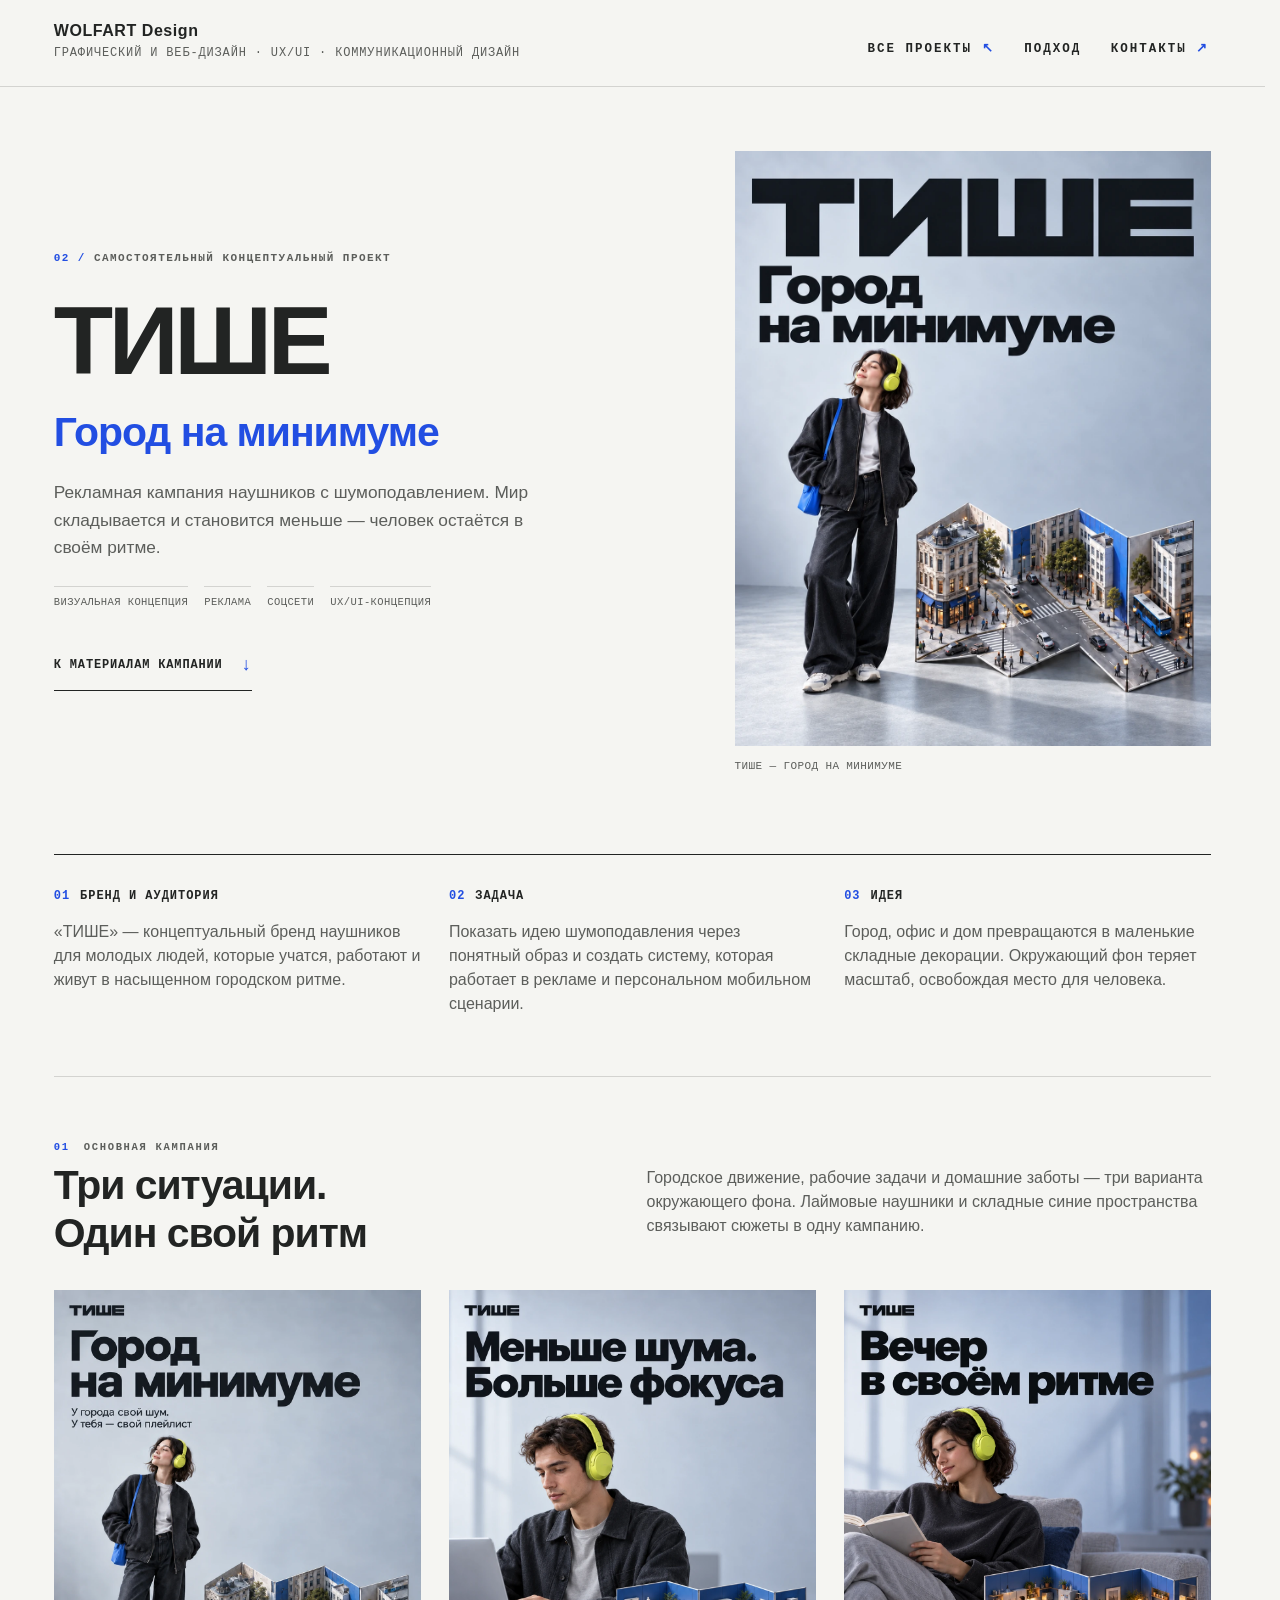
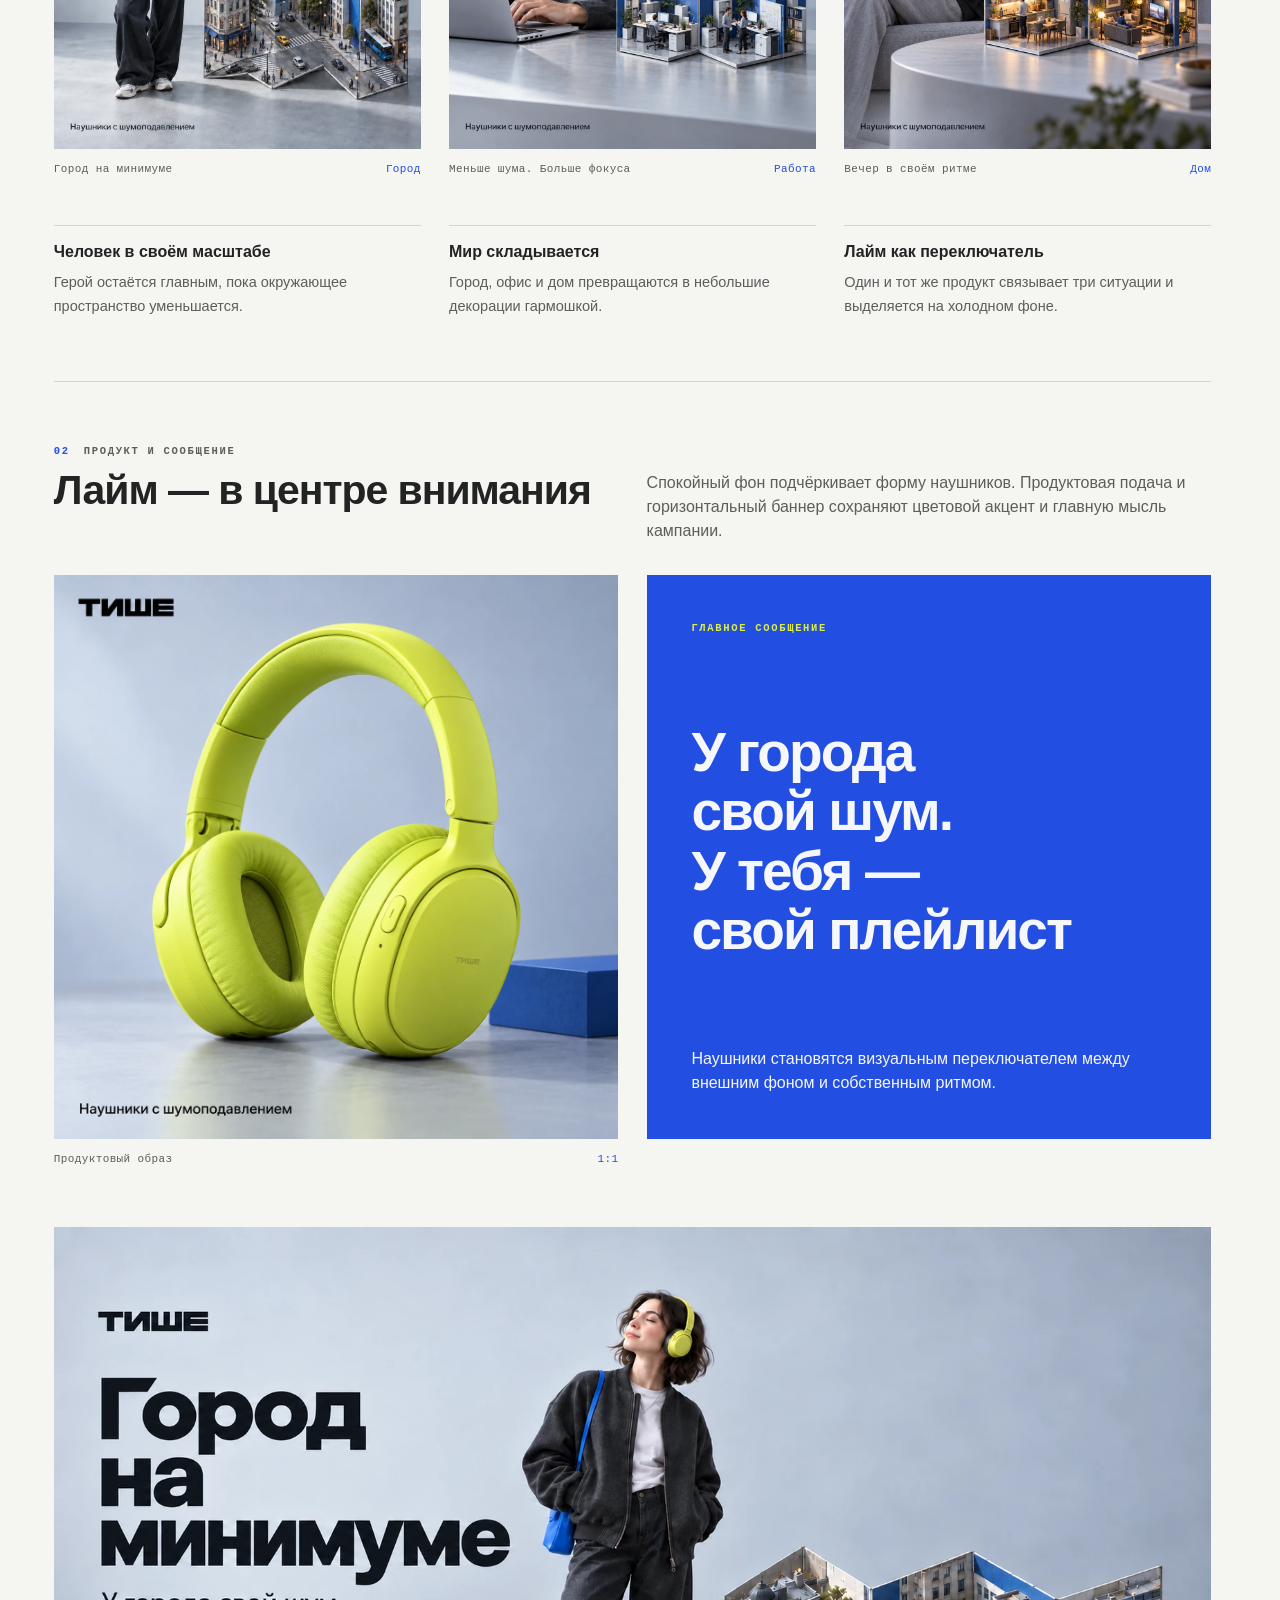
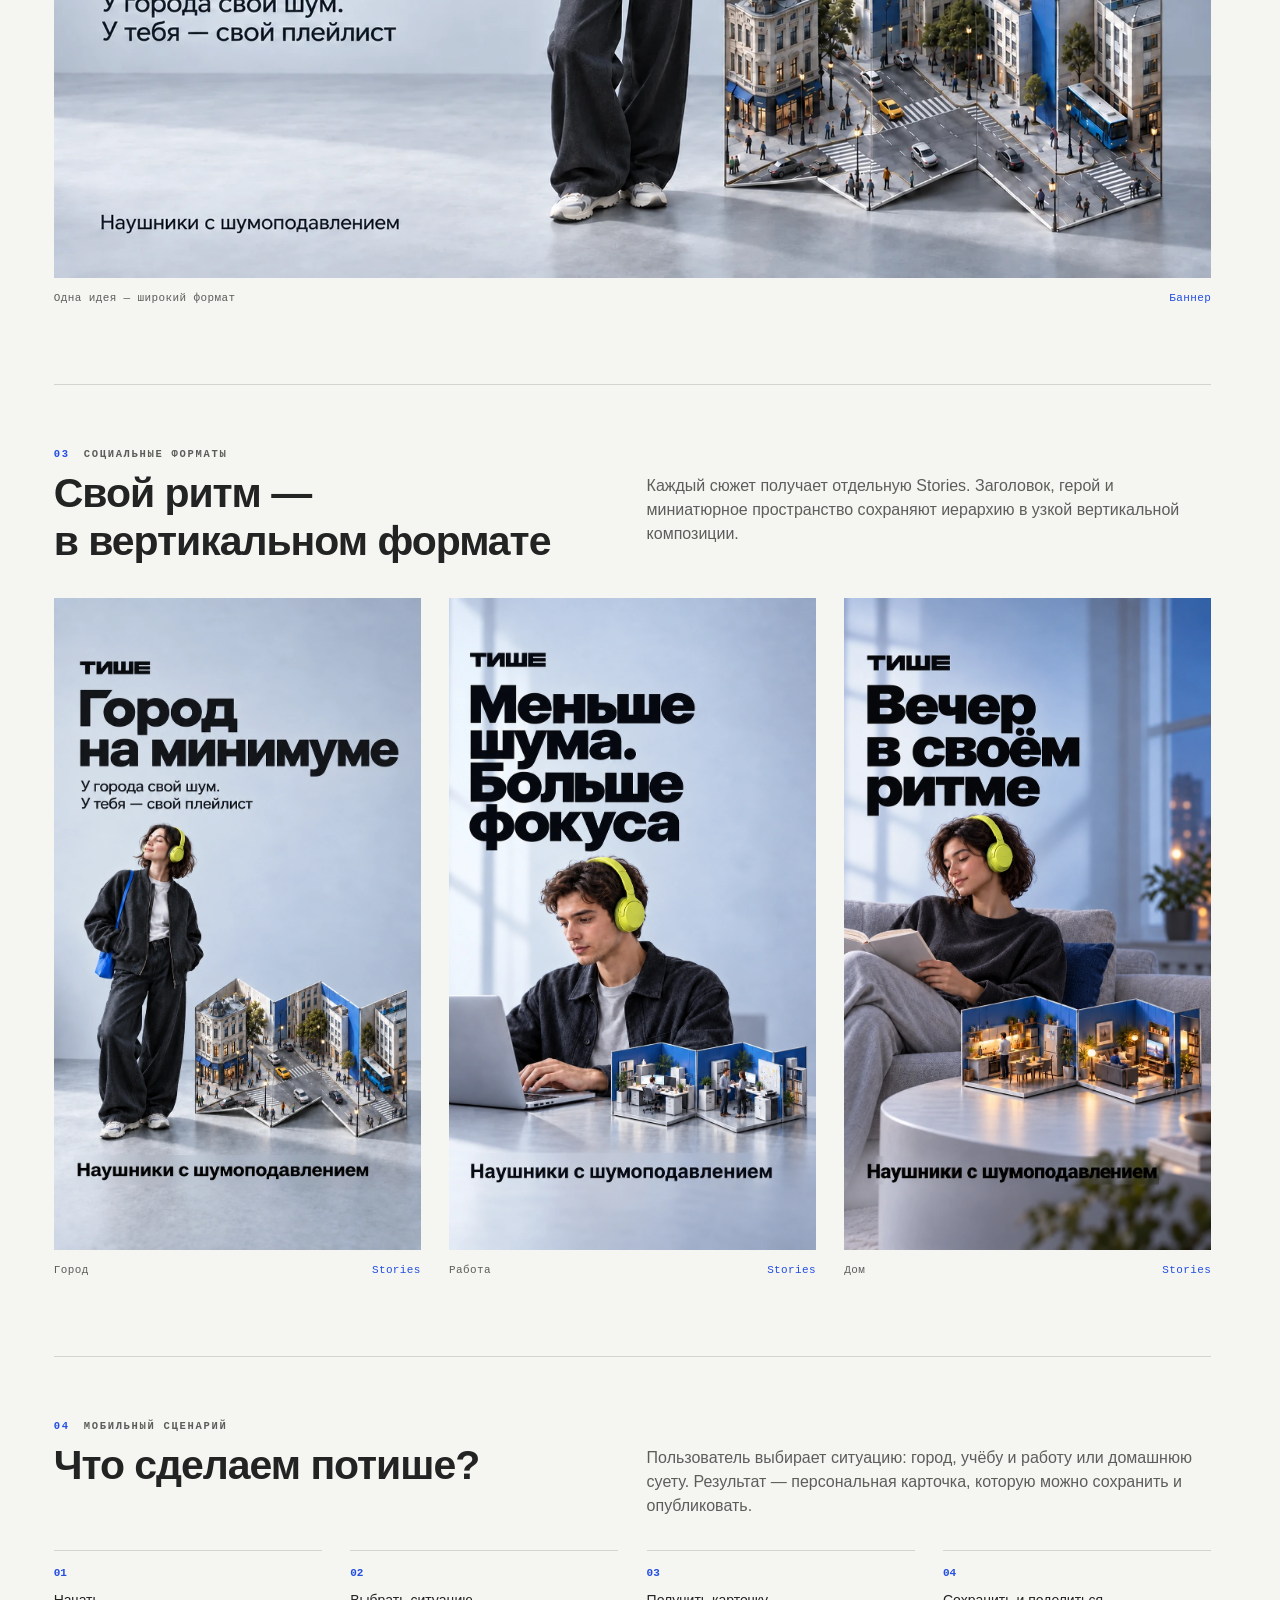
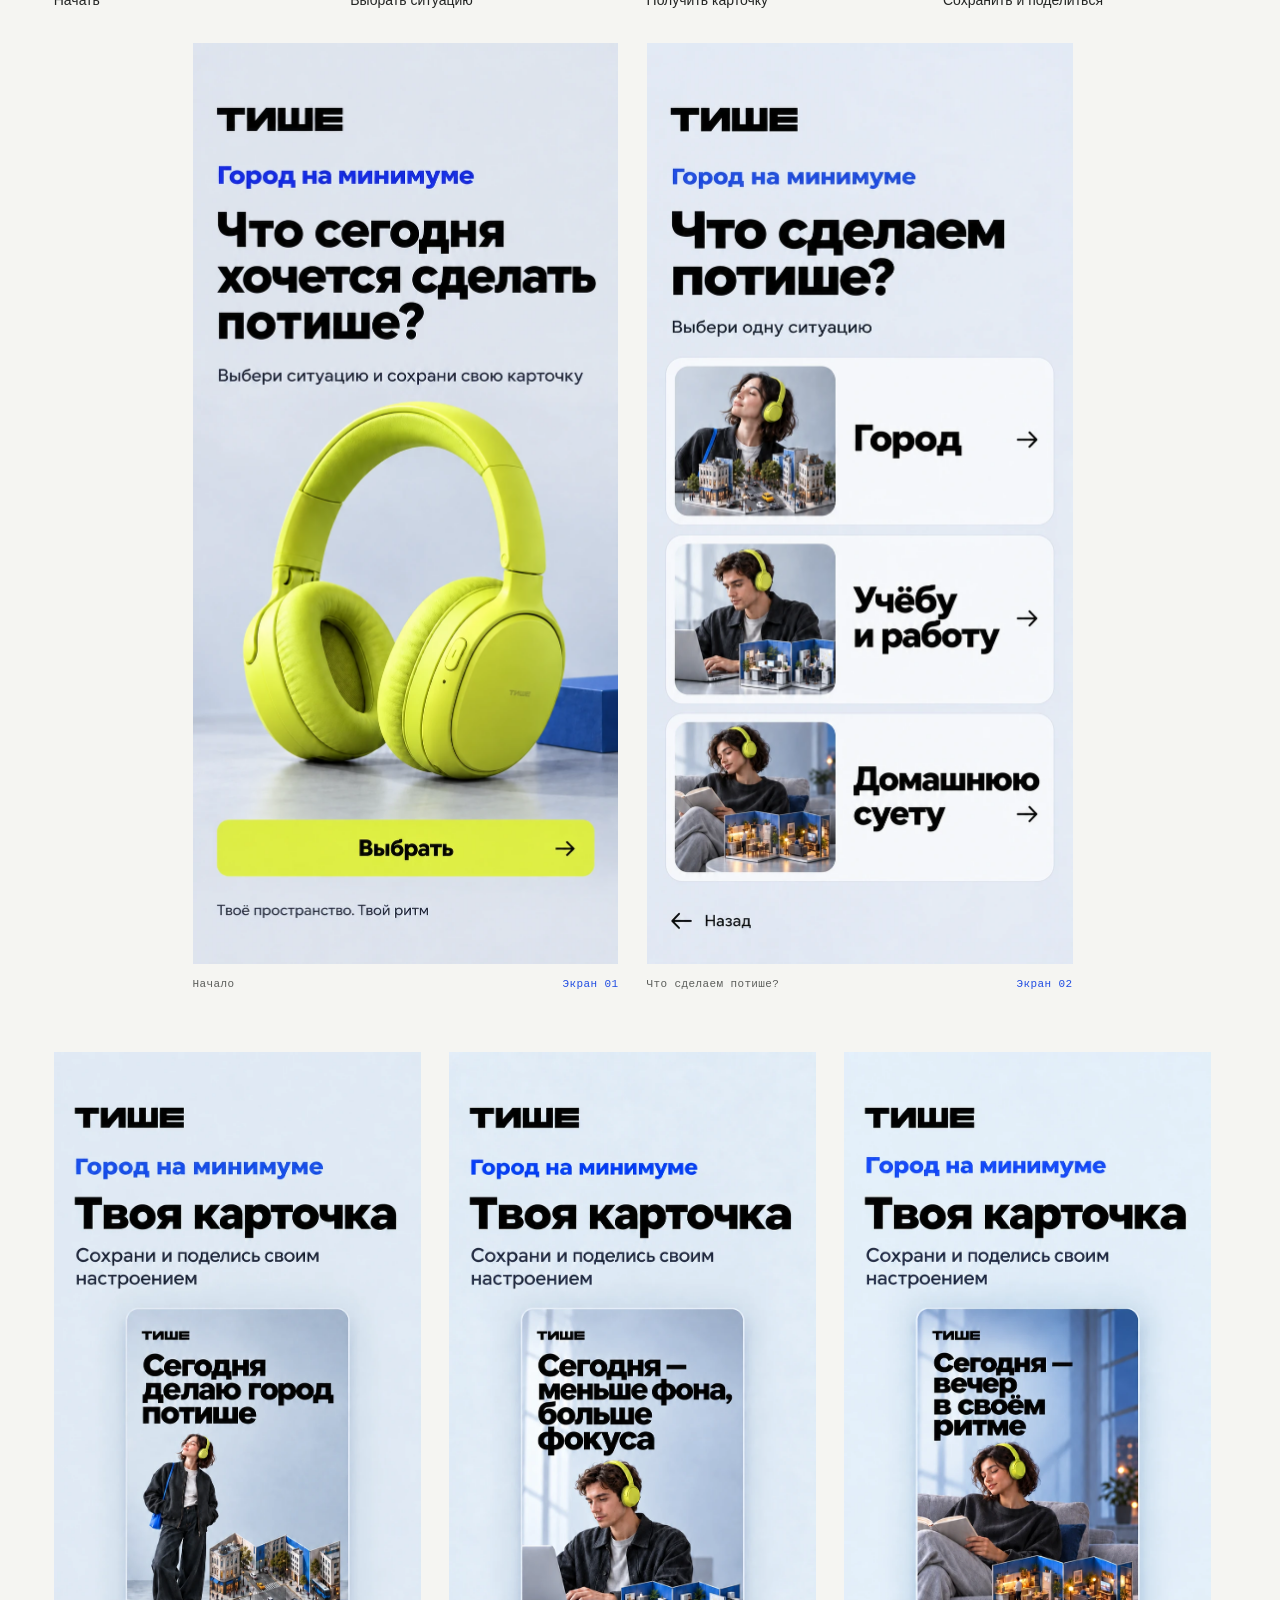
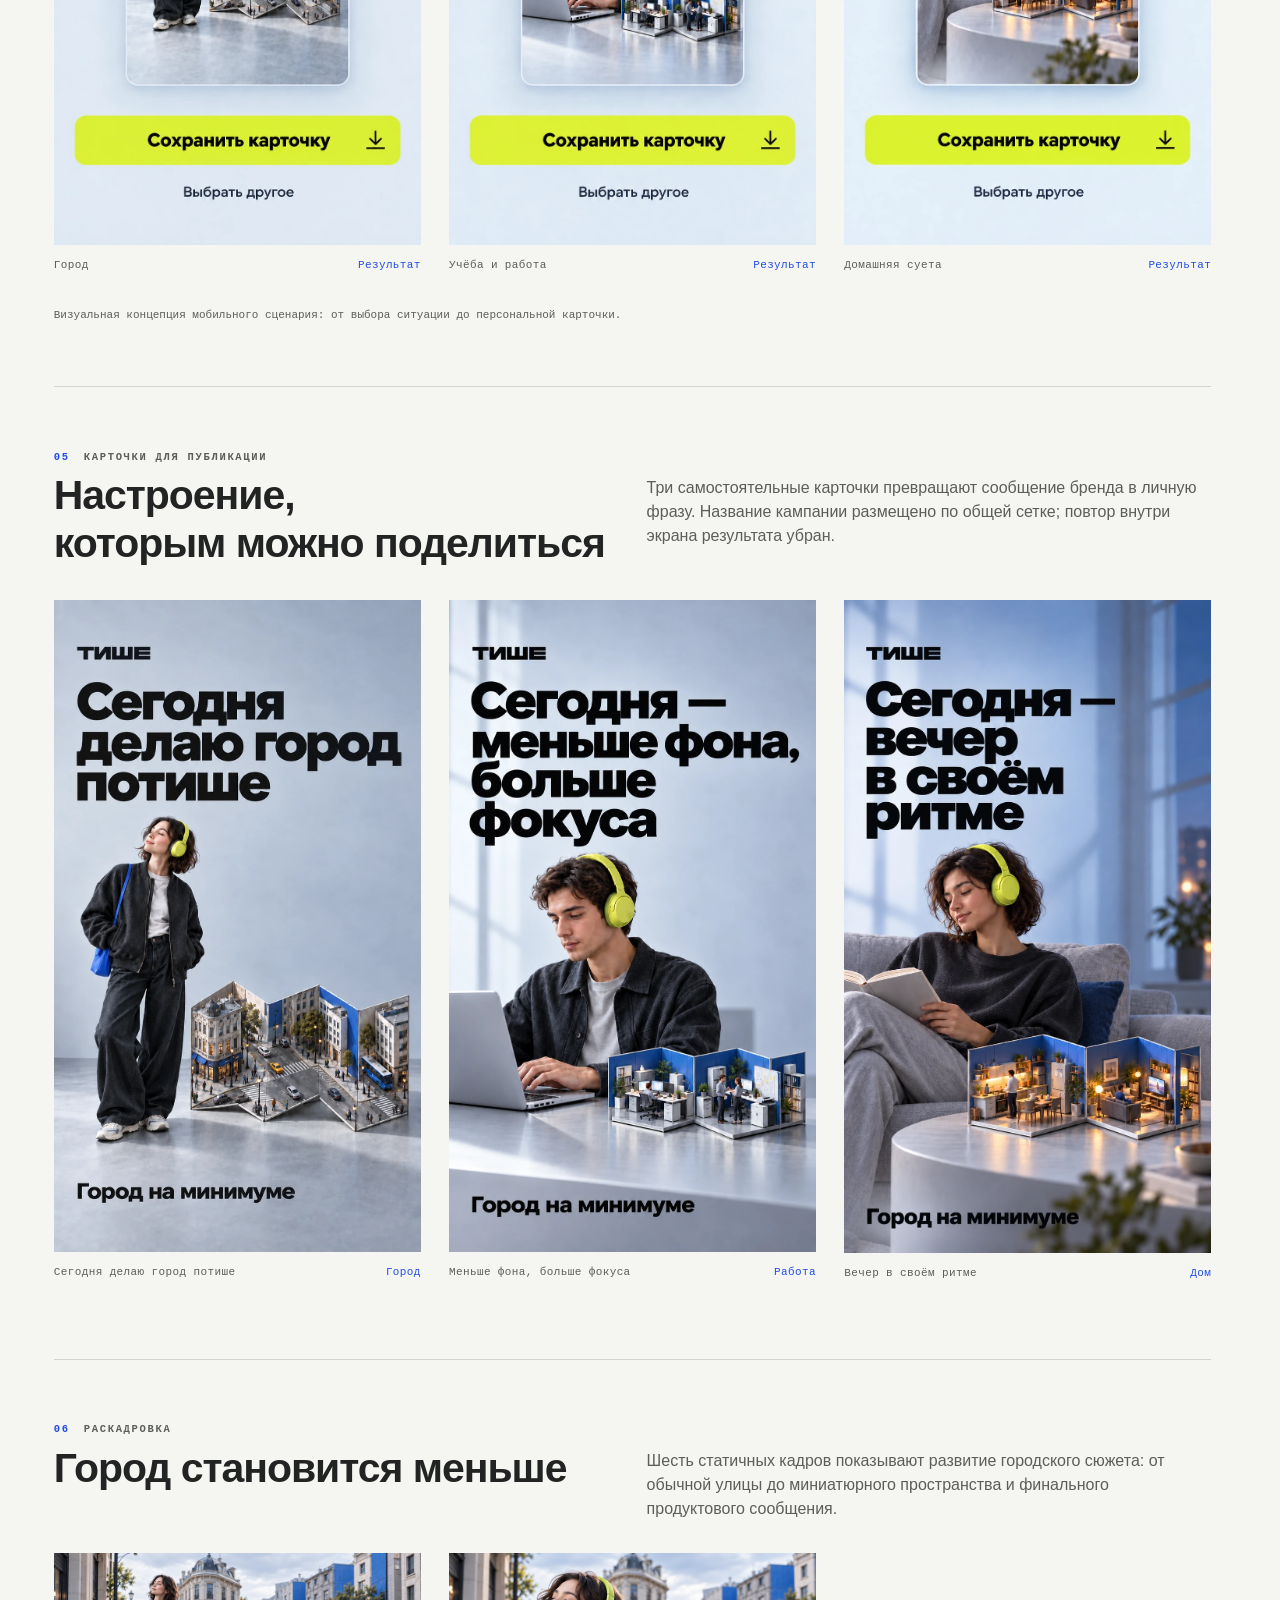
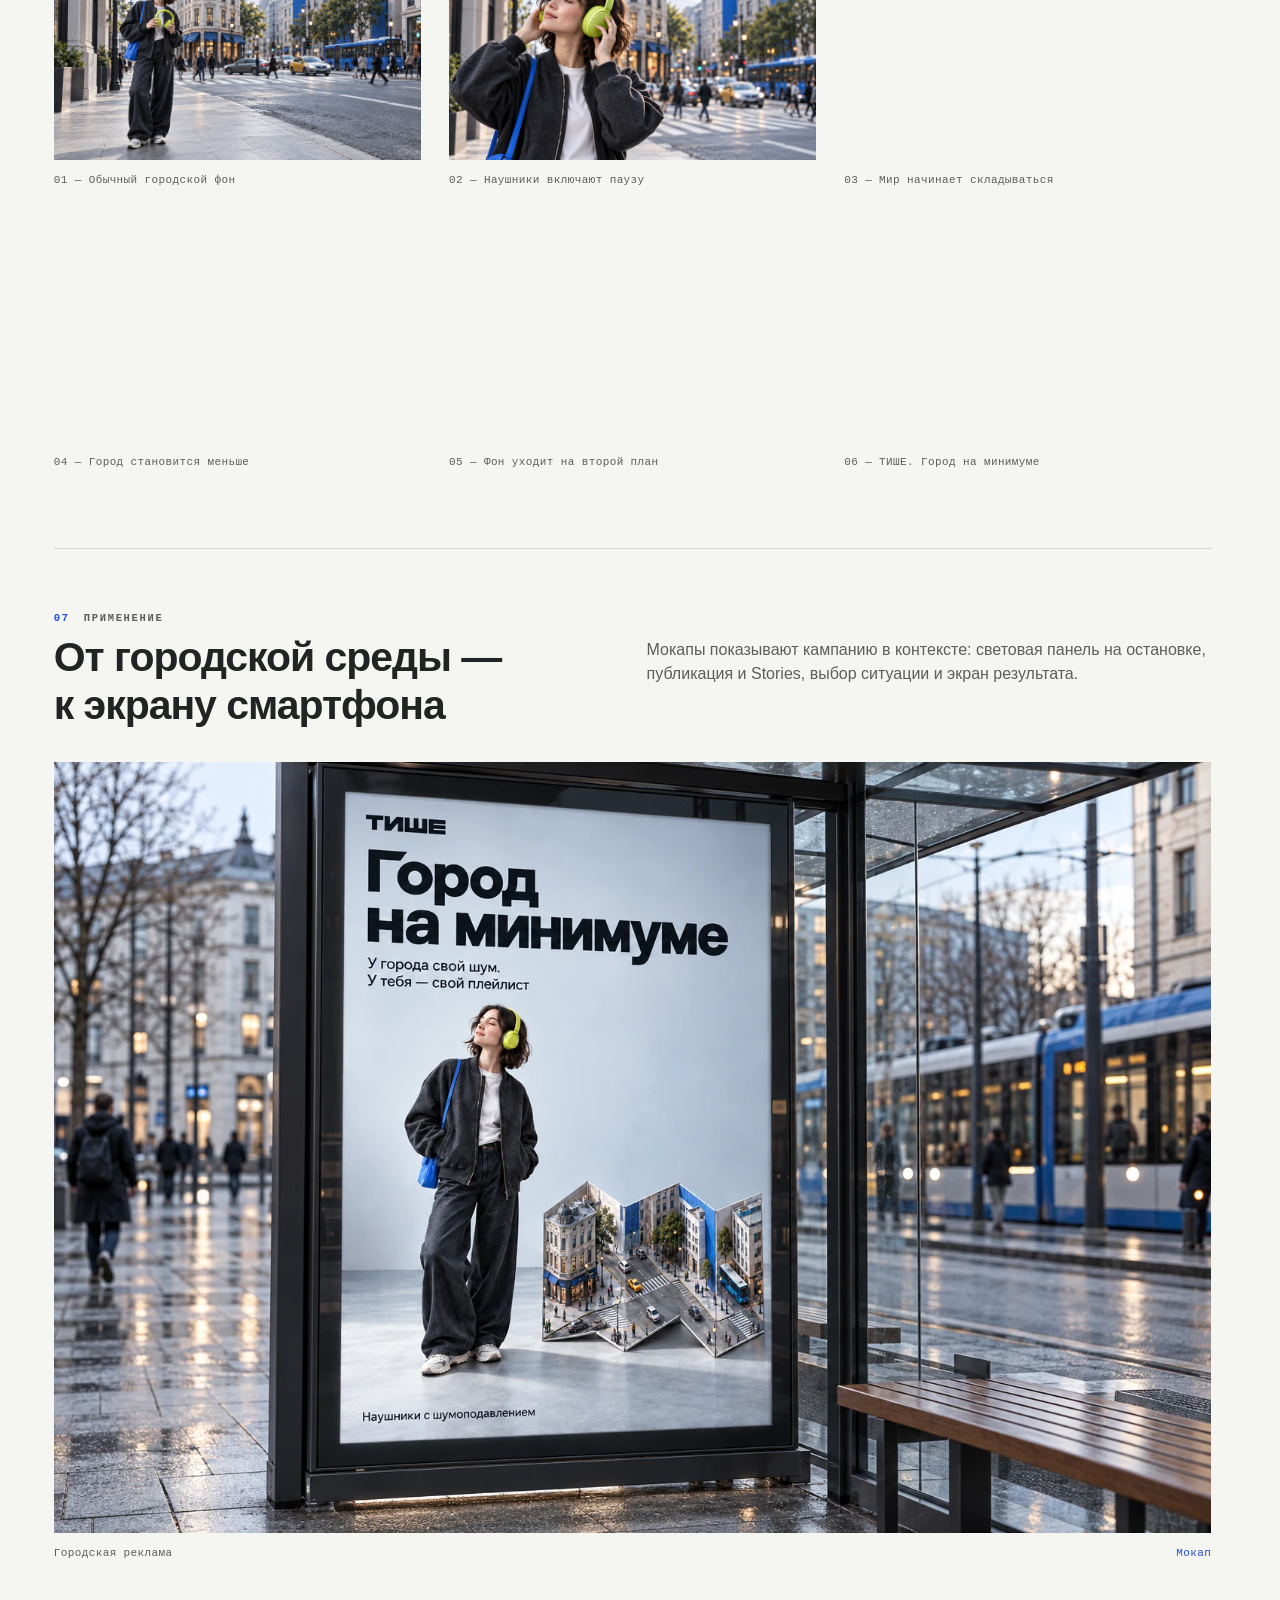
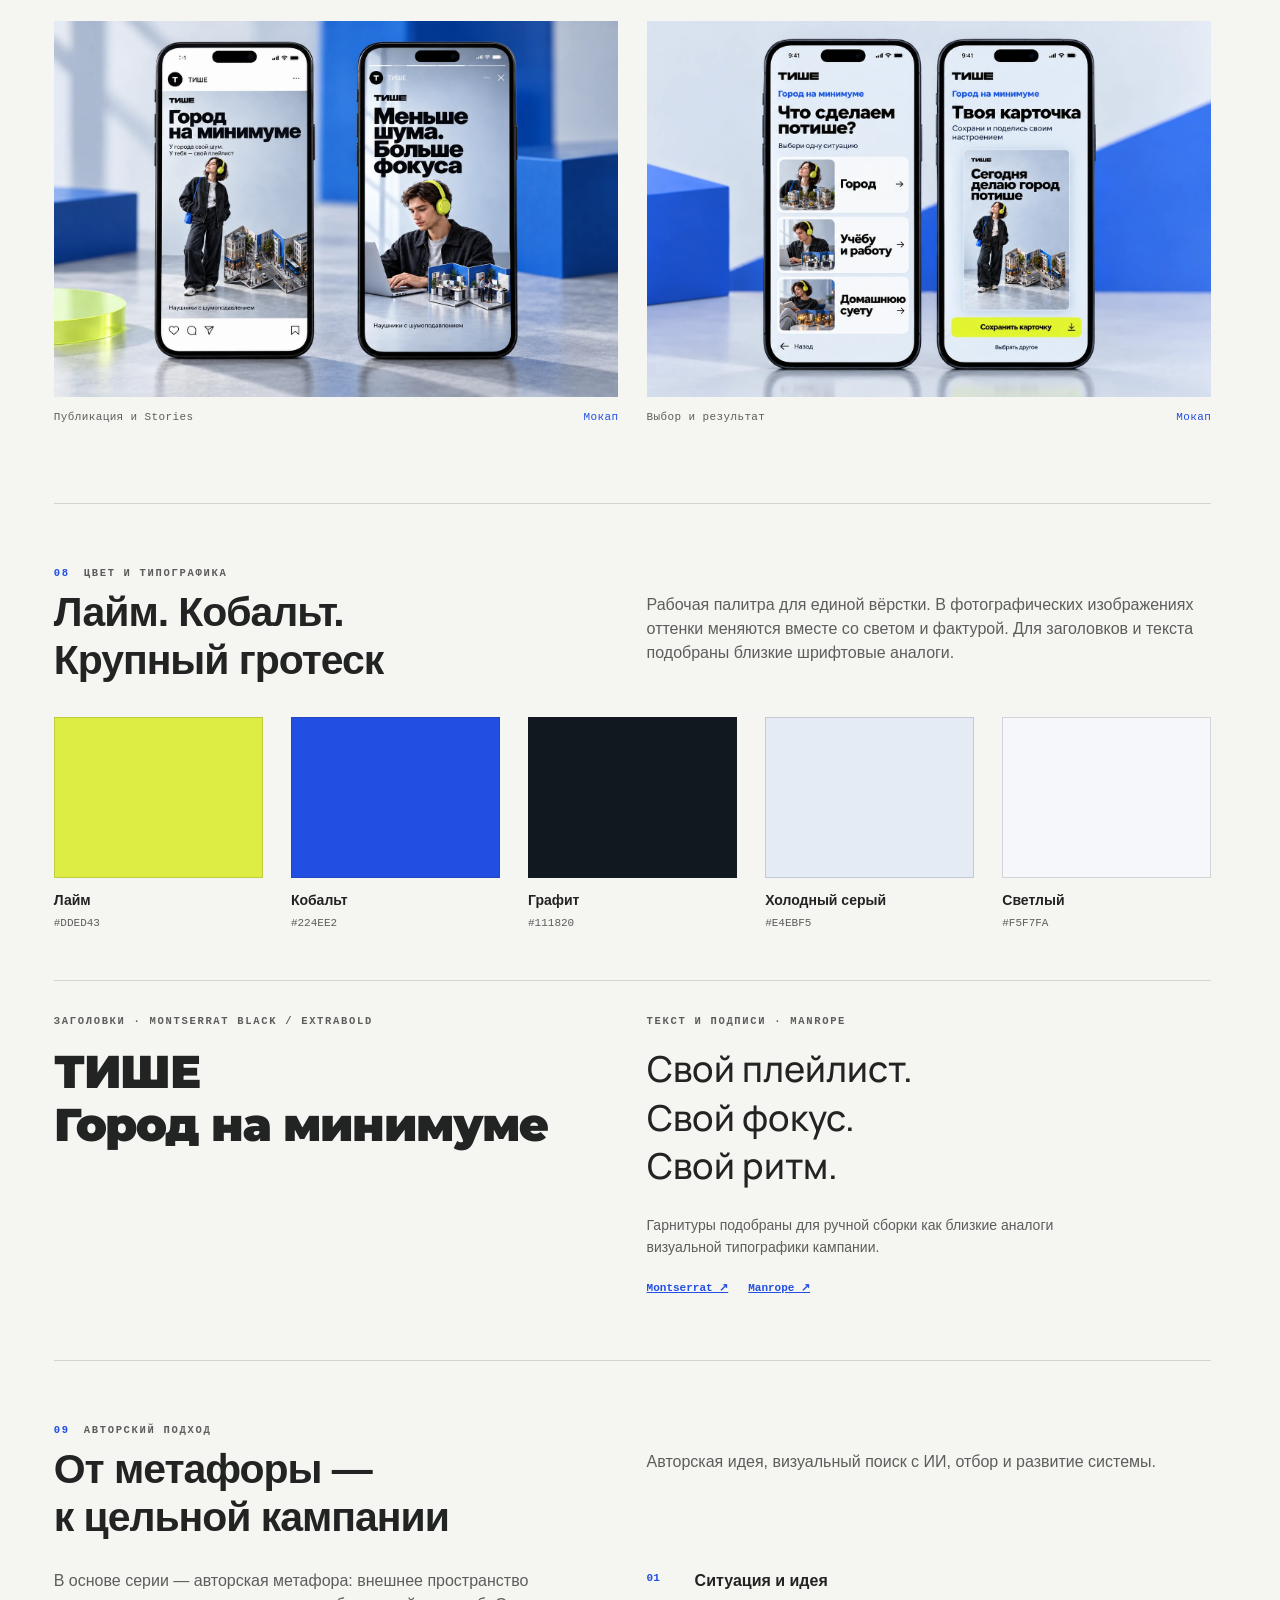
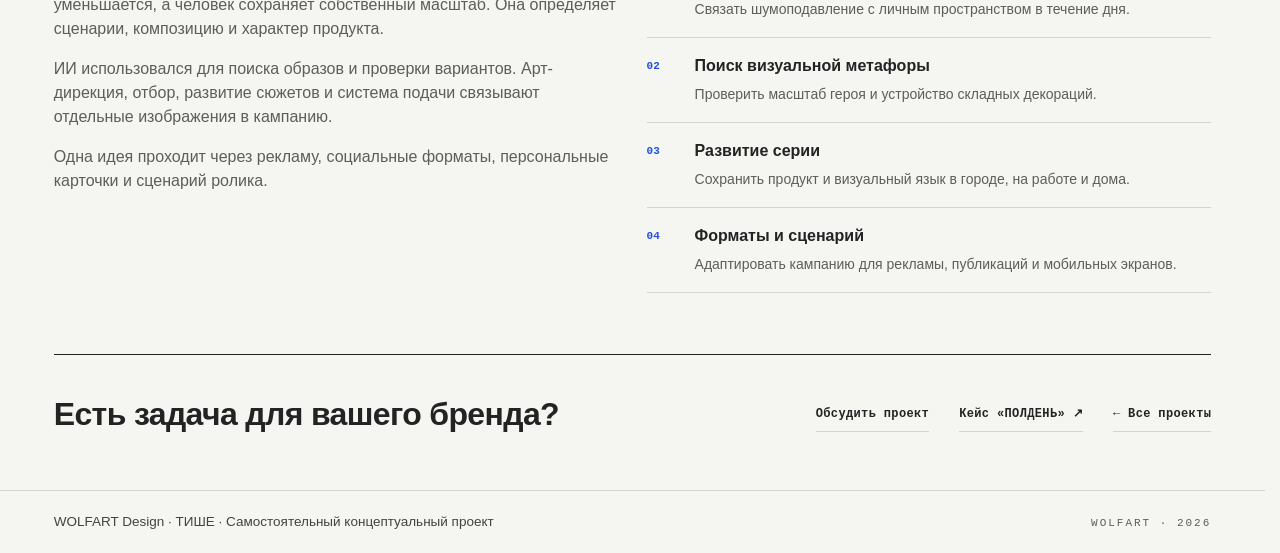
<file: tishe.html>
<!DOCTYPE html>
<html lang="ru"><head><meta charset="UTF-8"><meta name="viewport" content="width=device-width, initial-scale=1.0">
<title>ТИШЕ — Город на минимуме · WOLFART Design</title>
<meta name="description" content="Кейс WOLFART Design: ТИШЕ — Город на минимуме. Концепция рекламной кампании наушников, три сюжета, Stories, мобильные экраны и раскадровка.">
<meta name="theme-color" content="#F5F5F2">
<link rel="preconnect" href="https://fonts.googleapis.com"><link rel="preconnect" href="https://fonts.gstatic.com" crossorigin>
<link rel="stylesheet" href="https://fonts.googleapis.com/css2?family=Manrope:wght@400;500;700&amp;family=Montserrat:wght@800;900&amp;display=swap">
<link rel="stylesheet" href="assets/css/site.css?v=20261005-1"><link rel="stylesheet" href="assets/css/polden.css?v=20261003-6"><link rel="stylesheet" href="assets/css/tishe.css?v=20261005-1">
<script src="assets/js/site.js" defer></script><script src="assets/js/polden.js?v=20261003-5" defer></script>
</head><body class="tishe-case"><a class="skip" href="#main">К содержанию</a><aside class="folio-side" aria-hidden="true">ТИШЕ · кейс 02 — 2026</aside>  <header class="site-head">
    <a class="brand brand-home" href="index.html" aria-label="WOLFART Design — главная страница">
      <p class="brand-name">WOLFART Design</p>
      <p class="brand-role">Графический и веб-дизайн · UX/UI · Коммуникационный дизайн</p>
    </a>
    <nav class="site-nav" aria-label="Основная навигация">
      <a class="nav-link" href="index.html#projects">Все проекты <span class="arr" aria-hidden="true">↖</span></a>
      <button class="nav-link" type="button" data-open="dlg-approach" aria-controls="dlg-approach" aria-haspopup="dialog">Подход</button>
      <button class="nav-link" type="button" data-open="dlg-contacts" aria-controls="dlg-contacts" aria-haspopup="dialog">Контакты <span class="arr" aria-hidden="true">↗</span></button>
    </nav>
  </header>
<main id="main" class="case-shell" tabindex="-1"><section class="case-hero" aria-labelledby="case-title"><div class="case-hero-copy"><p class="case-kicker"><span>02 /</span> Самостоятельный концептуальный проект</p><h1 class="case-title" id="case-title">ТИШЕ</h1><p class="case-tagline">Город на минимуме</p><p class="case-lede">Рекламная кампания наушников с шумоподавлением. Мир складывается и становится меньше — человек остаётся в своём ритме.</p><ul class="case-tags" aria-label="Направления работы"><li>Визуальная концепция</li><li>Реклама</li><li>Соцсети</li><li>UX/UI-концепция</li></ul><a class="case-jump" href="#campaign">К материалам кампании <span aria-hidden="true">↓</span></a></div><figure class="media hero-figure">
      <a href="assets/images/tishe/cover.webp" data-image="ТИШЕ — Город на минимуме" aria-label="Увеличить: ТИШЕ — Город на минимуме">
        <img src="assets/images/tishe/cover.webp" width="1122" height="1402" alt="Обложка кейса ТИШЕ: крупное название, девушка в лаймовых наушниках и синий складной город" decoding="async" fetchpriority="high">
      </a><figcaption>ТИШЕ — Город на минимуме</figcaption>
    </figure></section>
<section class="case-summary" aria-label="О проекте"><div><h2 class="summary-title"><span>01</span>Бренд и аудитория</h2><p>«ТИШЕ» — концептуальный бренд наушников для молодых людей, которые учатся, работают и живут в насыщенном городском ритме.</p></div><div><h2 class="summary-title"><span>02</span>Задача</h2><p>Показать идею шумоподавления через понятный образ и создать систему, которая работает в рекламе и персональном мобильном сценарии.</p></div><div><h2 class="summary-title"><span>03</span>Идея</h2><p>Город, офис и дом превращаются в маленькие складные декорации. Окружающий фон теряет масштаб, освобождая место для человека.</p></div></section><section class="case-section" id="campaign" aria-labelledby="campaign-title"><div class="section-head"><p class="section-label"><span>01</span>Основная кампания</p>
    <h2 class="section-title cap-top" id="campaign-title">Три ситуации.<br>Один свой ритм</h2><p class="section-desc cap-top">Городское движение, рабочие задачи и домашние заботы — три варианта окружающего фона. Лаймовые наушники и складные синие пространства связывают сюжеты в одну кампанию.</p></div><div class="media-grid three"><figure class="media">
      <a href="assets/images/tishe/campaign-city.webp" data-image="Город на минимуме" aria-label="Увеличить: Город на минимуме">
        <img src="assets/images/tishe/campaign-city.webp" width="1122" height="1402" alt="Девушка в лаймовых наушниках рядом с городом, сложенным гармошкой" decoding="async" loading="lazy">
      </a><figcaption>Город на минимуме<span>Город</span></figcaption>
    </figure><figure class="media">
      <a href="assets/images/tishe/campaign-work.webp" data-image="Меньше шума. Больше фокуса" aria-label="Увеличить: Меньше шума. Больше фокуса">
        <img src="assets/images/tishe/campaign-work.webp" width="1122" height="1402" alt="Мужчина за ноутбуком и миниатюрный складной синий офис" decoding="async" loading="lazy">
      </a><figcaption>Меньше шума. Больше фокуса<span>Работа</span></figcaption>
    </figure><figure class="media">
      <a href="assets/images/tishe/campaign-home.webp" data-image="Вечер в своём ритме" aria-label="Увеличить: Вечер в своём ритме">
        <img src="assets/images/tishe/campaign-home.webp" width="1122" height="1402" alt="Девушка с книгой на диване и маленькие комнаты домашнего пространства" decoding="async" loading="lazy">
      </a><figcaption>Вечер в своём ритме<span>Дом</span></figcaption>
    </figure></div><div class="visual-notes"><div><h3>Человек в своём масштабе</h3><p>Герой остаётся главным, пока окружающее пространство уменьшается.</p></div><div><h3>Мир складывается</h3><p>Город, офис и дом превращаются в небольшие декорации гармошкой.</p></div><div><h3>Лайм как переключатель</h3><p>Один и тот же продукт связывает три ситуации и выделяется на холодном фоне.</p></div></div></section><section class="case-section" id="product" aria-labelledby="product-title"><div class="section-head"><p class="section-label"><span>02</span>Продукт и сообщение</p>
    <h2 class="section-title cap-top" id="product-title">Лайм — в центре внимания</h2><p class="section-desc cap-top">Спокойный фон подчёркивает форму наушников. Продуктовая подача и горизонтальный баннер сохраняют цветовой акцент и главную мысль кампании.</p></div><div class="tishe-product"><figure class="media">
      <a href="assets/images/tishe/product.webp" data-image="Продуктовый образ" aria-label="Увеличить: Продуктовый образ">
        <img src="assets/images/tishe/product.webp" width="1254" height="1254" alt="Лаймовые полноразмерные наушники на светлом фоне" decoding="async" loading="lazy">
      </a><figcaption>Продуктовый образ<span>1:1</span></figcaption>
    </figure><div class="tishe-manifesto"><p class="section-label">Главное сообщение</p><p class="tishe-manifesto-title">У города<br>свой шум.<br>У тебя —<br>свой плейлист</p><p>Наушники становятся визуальным переключателем между внешним фоном и собственным ритмом.</p></div></div><div class="tishe-spacer"><figure class="media">
      <a href="assets/images/tishe/banner.webp" data-image="Одна идея — широкий формат" aria-label="Увеличить: Одна идея — широкий формат">
        <img src="assets/images/tishe/banner.webp" width="1672" height="941" alt="Горизонтальный баннер ТИШЕ с девушкой, миниатюрным городом и лаймовыми наушниками" decoding="async" loading="lazy">
      </a><figcaption>Одна идея — широкий формат<span>Баннер</span></figcaption>
    </figure></div></section><section class="case-section" id="stories" aria-labelledby="stories-title"><div class="section-head"><p class="section-label"><span>03</span>Социальные форматы</p>
    <h2 class="section-title cap-top" id="stories-title">Свой ритм —<br>в вертикальном формате</h2><p class="section-desc cap-top">Каждый сюжет получает отдельную Stories. Заголовок, герой и миниатюрное пространство сохраняют иерархию в узкой вертикальной композиции.</p></div><div class="media-grid three"><figure class="media">
      <a href="assets/images/tishe/story-city.webp" data-image="Город" aria-label="Увеличить: Город">
        <img src="assets/images/tishe/story-city.webp" width="941" height="1672" alt="Вертикальная реклама ТИШЕ: девушка и складной город" decoding="async" loading="lazy">
      </a><figcaption>Город<span>Stories</span></figcaption>
    </figure><figure class="media">
      <a href="assets/images/tishe/story-work.webp" data-image="Работа" aria-label="Увеличить: Работа">
        <img src="assets/images/tishe/story-work.webp" width="941" height="1672" alt="Вертикальная реклама ТИШЕ: работа за ноутбуком и маленький офис" decoding="async" loading="lazy">
      </a><figcaption>Работа<span>Stories</span></figcaption>
    </figure><figure class="media">
      <a href="assets/images/tishe/story-home.webp" data-image="Дом" aria-label="Увеличить: Дом">
        <img src="assets/images/tishe/story-home.webp" width="941" height="1672" alt="Вертикальная реклама ТИШЕ: спокойный вечер с книгой и домашние декорации" decoding="async" loading="lazy">
      </a><figcaption>Дом<span>Stories</span></figcaption>
    </figure></div></section><section class="case-section" id="interactive" aria-labelledby="interactive-title"><div class="section-head"><p class="section-label"><span>04</span>Мобильный сценарий</p>
    <h2 class="section-title cap-top" id="interactive-title">Что сделаем потише?</h2><p class="section-desc cap-top">Пользователь выбирает ситуацию: город, учёбу и работу или домашнюю суету. Результат — персональная карточка, которую можно сохранить и опубликовать.</p></div><ol class="tishe-flow" aria-label="Сценарий интерактива"><li><span>01</span> Начать</li><li><span>02</span> Выбрать ситуацию</li><li><span>03</span> Получить карточку</li><li><span>04</span> Сохранить и поделиться</li></ol><div class="media-grid two tishe-onboarding"><figure class="media">
      <a href="assets/images/tishe/ui-start.webp" data-image="Начало" aria-label="Увеличить: Начало">
        <img src="assets/images/tishe/ui-start.webp" width="853" height="1844" alt="Стартовый экран ТИШЕ с заголовком Город на минимуме и лаймовой кнопкой" decoding="async" loading="lazy">
      </a><figcaption>Начало<span>Экран 01</span></figcaption>
    </figure><figure class="media">
      <a href="assets/images/tishe/ui-choice.webp" data-image="Что сделаем потише?" aria-label="Увеличить: Что сделаем потише?">
        <img src="assets/images/tishe/ui-choice.webp" width="853" height="1844" alt="Экран выбора: город, учёба и работа, домашняя суета" decoding="async" loading="lazy">
      </a><figcaption>Что сделаем потише?<span>Экран 02</span></figcaption>
    </figure></div><div class="tishe-spacer"><div class="media-grid three"><figure class="media">
      <a href="assets/images/tishe/ui-city.webp" data-image="Город" aria-label="Увеличить: Город">
        <img src="assets/images/tishe/ui-city.webp" width="853" height="1844" alt="Экран результата с карточкой Сегодня делаю город потише" decoding="async" loading="lazy">
      </a><figcaption>Город<span>Результат</span></figcaption>
    </figure><figure class="media">
      <a href="assets/images/tishe/ui-work.webp" data-image="Учёба и работа" aria-label="Увеличить: Учёба и работа">
        <img src="assets/images/tishe/ui-work.webp" width="853" height="1844" alt="Экран результата с карточкой Меньше фона, больше фокуса" decoding="async" loading="lazy">
      </a><figcaption>Учёба и работа<span>Результат</span></figcaption>
    </figure><figure class="media">
      <a href="assets/images/tishe/ui-home.webp" data-image="Домашняя суета" aria-label="Увеличить: Домашняя суета">
        <img src="assets/images/tishe/ui-home.webp" width="853" height="1844" alt="Экран результата с карточкой Вечер в своём ритме" decoding="async" loading="lazy">
      </a><figcaption>Домашняя суета<span>Результат</span></figcaption>
    </figure></div></div><p class="format-note">Визуальная концепция мобильного сценария: от выбора ситуации до персональной карточки.</p></section><section class="case-section" id="cards" aria-labelledby="cards-title"><div class="section-head"><p class="section-label"><span>05</span>Карточки для публикации</p>
    <h2 class="section-title cap-top" id="cards-title">Настроение,<br>которым можно поделиться</h2><p class="section-desc cap-top">Три самостоятельные карточки превращают сообщение бренда в личную фразу. Название кампании размещено по общей сетке; повтор внутри экрана результата убран.</p></div><div class="media-grid three"><figure class="media">
      <a href="assets/images/tishe/share-city.webp" data-image="Сегодня делаю город потише" aria-label="Увеличить: Сегодня делаю город потише">
        <img src="assets/images/tishe/share-city.webp" width="941" height="1672" alt="Карточка для публикации: девушка и миниатюрный город, название кампании внизу" decoding="async" loading="lazy">
      </a><figcaption>Сегодня делаю город потише<span>Город</span></figcaption>
    </figure><figure class="media">
      <a href="assets/images/tishe/share-work.webp" data-image="Меньше фона, больше фокуса" aria-label="Увеличить: Меньше фона, больше фокуса">
        <img src="assets/images/tishe/share-work.webp" width="941" height="1672" alt="Карточка для публикации: мужчина с ноутбуком и складной офис" decoding="async" loading="lazy">
      </a><figcaption>Меньше фона, больше фокуса<span>Работа</span></figcaption>
    </figure><figure class="media">
      <a href="assets/images/tishe/share-home.webp" data-image="Вечер в своём ритме" aria-label="Увеличить: Вечер в своём ритме">
        <img src="assets/images/tishe/share-home.webp" width="940" height="1673" alt="Карточка для публикации: девушка с книгой на диване и миниатюрный дом" decoding="async" loading="lazy">
      </a><figcaption>Вечер в своём ритме<span>Дом</span></figcaption>
    </figure></div></section><section class="case-section" id="storyboard" aria-labelledby="storyboard-title"><div class="section-head"><p class="section-label"><span>06</span>Раскадровка</p>
    <h2 class="section-title cap-top" id="storyboard-title">Город становится меньше</h2><p class="section-desc cap-top">Шесть статичных кадров показывают развитие городского сюжета: от обычной улицы до миниатюрного пространства и финального продуктового сообщения.</p></div><div class="media-grid three tishe-storyboard"><figure class="media">
      <a href="assets/images/tishe/frame-01.webp" data-image="01 — Обычный городской фон" aria-label="Увеличить: 01 — Обычный городской фон">
        <img src="assets/images/tishe/frame-01.webp" width="1672" height="941" alt="Героиня на городской улице держит лаймовые наушники" decoding="async" loading="lazy">
      </a><figcaption>01 — Обычный городской фон</figcaption>
    </figure><figure class="media">
      <a href="assets/images/tishe/frame-02.webp" data-image="02 — Наушники включают паузу" aria-label="Увеличить: 02 — Наушники включают паузу">
        <img src="assets/images/tishe/frame-02.webp" width="1672" height="941" alt="Крупный план девушки, надевающей наушники" decoding="async" loading="lazy">
      </a><figcaption>02 — Наушники включают паузу</figcaption>
    </figure><figure class="media">
      <a href="assets/images/tishe/frame-03.webp" data-image="03 — Мир начинает складываться" aria-label="Увеличить: 03 — Мир начинает складываться">
        <img src="assets/images/tishe/frame-03.webp" width="1672" height="941" alt="Героиня в полный рост рядом с большим складным городом" decoding="async" loading="lazy">
      </a><figcaption>03 — Мир начинает складываться</figcaption>
    </figure><figure class="media">
      <a href="assets/images/tishe/frame-04.webp" data-image="04 — Город становится меньше" aria-label="Увеличить: 04 — Город становится меньше">
        <img src="assets/images/tishe/frame-04.webp" width="1672" height="941" alt="Складной синий город уменьшается до уровня пояса" decoding="async" loading="lazy">
      </a><figcaption>04 — Город становится меньше</figcaption>
    </figure><figure class="media">
      <a href="assets/images/tishe/frame-05.webp" data-image="05 — Фон уходит на второй план" aria-label="Увеличить: 05 — Фон уходит на второй план">
        <img src="assets/images/tishe/frame-05.webp" width="1672" height="941" alt="Небольшой город у ног героини в лаймовых наушниках" decoding="async" loading="lazy">
      </a><figcaption>05 — Фон уходит на второй план</figcaption>
    </figure><figure class="media">
      <a href="assets/images/tishe/frame-06.webp" data-image="06 — ТИШЕ. Город на минимуме" aria-label="Увеличить: 06 — ТИШЕ. Город на минимуме">
        <img src="assets/images/tishe/frame-06.webp" width="1672" height="941" alt="Финальный кадр с лаймовыми наушниками и названием кампании" decoding="async" loading="lazy">
      </a><figcaption>06 — ТИШЕ. Город на минимуме</figcaption>
    </figure></div></section><section class="case-section" id="mockups" aria-labelledby="mockups-title"><div class="section-head"><p class="section-label"><span>07</span>Применение</p>
    <h2 class="section-title cap-top" id="mockups-title">От городской среды —<br>к экрану смартфона</h2><p class="section-desc cap-top">Мокапы показывают кампанию в контексте: световая панель на остановке, публикация и Stories, выбор ситуации и экран результата.</p></div><figure class="media">
      <a href="assets/images/tishe/mockup-street.webp" data-image="Городская реклама" aria-label="Увеличить: Городская реклама">
        <img src="assets/images/tishe/mockup-street.webp" width="1536" height="1024" alt="Плакат ТИШЕ в световой панели на городской остановке" decoding="async" loading="lazy">
      </a><figcaption>Городская реклама<span>Мокап</span></figcaption>
    </figure><div class="tishe-spacer"><div class="media-grid two"><figure class="media">
      <a href="assets/images/tishe/mockup-social.webp" data-image="Публикация и Stories" aria-label="Увеличить: Публикация и Stories">
        <img src="assets/images/tishe/mockup-social.webp" width="1536" height="1024" alt="Два смартфона с городской и рабочей рекламой ТИШЕ" decoding="async" loading="lazy">
      </a><figcaption>Публикация и Stories<span>Мокап</span></figcaption>
    </figure><figure class="media">
      <a href="assets/images/tishe/mockup-interactive.webp" data-image="Выбор и результат" aria-label="Увеличить: Выбор и результат">
        <img src="assets/images/tishe/mockup-interactive.webp" width="1536" height="1024" alt="Два смартфона с экраном выбора и результатом интерактива ТИШЕ" decoding="async" loading="lazy">
      </a><figcaption>Выбор и результат<span>Мокап</span></figcaption>
    </figure></div></div></section><section class="case-section" id="identity" aria-labelledby="identity-title"><div class="section-head"><p class="section-label"><span>08</span>Цвет и типографика</p>
    <h2 class="section-title cap-top" id="identity-title">Лайм. Кобальт.<br>Крупный гротеск</h2><p class="section-desc cap-top">Рабочая палитра для единой вёрстки. В фотографических изображениях оттенки меняются вместе со светом и фактурой. Для заголовков и текста подобраны близкие шрифтовые аналоги.</p></div><div class="tishe-palette" aria-label="Рабочая палитра"><div class="tishe-swatch"><span class="tishe-color" style="--swatch:#DDED43" aria-hidden="true"></span><h3>Лайм</h3><p>#DDED43</p></div><div class="tishe-swatch"><span class="tishe-color" style="--swatch:#224EE2" aria-hidden="true"></span><h3>Кобальт</h3><p>#224EE2</p></div><div class="tishe-swatch"><span class="tishe-color" style="--swatch:#111820" aria-hidden="true"></span><h3>Графит</h3><p>#111820</p></div><div class="tishe-swatch"><span class="tishe-color" style="--swatch:#E4EBF5" aria-hidden="true"></span><h3>Холодный серый</h3><p>#E4EBF5</p></div><div class="tishe-swatch"><span class="tishe-color" style="--swatch:#F5F7FA" aria-hidden="true"></span><h3>Светлый</h3><p>#F5F7FA</p></div></div><div class="tishe-type-grid"><div><p class="section-label">Заголовки · Montserrat Black / ExtraBold</p><p class="tishe-type-title">ТИШЕ<br>Город на минимуме</p></div><div><p class="section-label">Текст и подписи · Manrope</p><p class="tishe-type-body">Свой плейлист.<br>Свой фокус.<br>Свой ритм.</p><p class="tishe-type-note">Гарнитуры подобраны для ручной сборки как близкие аналоги визуальной типографики кампании.</p><p class="tishe-font-links"><a href="https://fonts.google.com/specimen/Montserrat" target="_blank" rel="noopener noreferrer">Montserrat ↗</a><a href="https://fonts.google.com/specimen/Manrope" target="_blank" rel="noopener noreferrer">Manrope ↗</a></p></div></div></section><section class="case-section" id="process" aria-labelledby="process-title"><div class="section-head"><p class="section-label"><span>09</span>Авторский подход</p>
    <h2 class="section-title cap-top" id="process-title">От метафоры —<br>к цельной кампании</h2><p class="section-desc cap-top">Авторская идея, визуальный поиск с ИИ, отбор и развитие системы.</p></div><div class="process-layout"><div class="process-copy"><p class="cap-top">В основе серии — авторская метафора: внешнее пространство уменьшается, а человек сохраняет собственный масштаб. Она определяет сценарии, композицию и характер продукта.</p><p>ИИ использовался для поиска образов и проверки вариантов. Арт-дирекция, отбор, развитие сюжетов и система подачи связывают отдельные изображения в кампанию.</p><p>Одна идея проходит через рекламу, социальные форматы, персональные карточки и сценарий ролика.</p></div><ol class="process-list"><li><span class="cap-top">01</span><div><h3 class="cap-top">Ситуация и идея</h3><p>Связать шумоподавление с личным пространством в течение дня.</p></div></li><li><span>02</span><div><h3>Поиск визуальной метафоры</h3><p>Проверить масштаб героя и устройство складных декораций.</p></div></li><li><span>03</span><div><h3>Развитие серии</h3><p>Сохранить продукт и визуальный язык в городе, на работе и дома.</p></div></li><li><span>04</span><div><h3>Форматы и сценарий</h3><p>Адаптировать кампанию для рекламы, публикаций и мобильных экранов.</p></div></li></ol></div></section><div class="case-end"><p>Есть задача для вашего бренда?</p><div class="case-end-links"><button type="button" data-open="dlg-contacts" aria-haspopup="dialog" aria-controls="dlg-contacts">Обсудить проект</button><a href="polden.html">Кейс «ПОЛДЕНЬ» ↗</a><a href="index.html#projects">← Все проекты</a></div></div></main><footer class="site-foot"><p class="foot-note">WOLFART Design · ТИШЕ · Самостоятельный концептуальный проект</p><p class="foot-mark" aria-hidden="true">WOLFART · 2026</p></footer>  <dialog class="dlg" id="dlg-approach" aria-labelledby="t-approach">
  <div class="dlg-top">
    <p class="dlg-kicker">Подход</p>
    <button class="dlg-close" type="button" data-close aria-label="Закрыть окно">
      <svg viewBox="0 0 14 14" aria-hidden="true"><path d="M1 1l12 12M13 1L1 13" stroke="currentColor" stroke-width="1.8" stroke-linecap="round"/></svg>
    </button>
  </div>
  <h2 class="dlg-title" id="t-approach">Как устроен процесс</h2>
  <ol class="steps">
    <li><span class="num">01</span><span><span class="st-name">Задача</span><span class="st-desc">Формулируем цель, аудиторию и настроение будущей серии.</span></span></li>
    <li><span class="num">02</span><span><span class="st-name">Идея</span><span class="st-desc">Ищем метафору и визуальный ход, на котором будет держаться образ.</span></span></li>
    <li><span class="num">03</span><span><span class="st-name">AI-варианты</span><span class="st-desc">Генерируем варианты образов и отбираем самые точные.</span></span></li>
    <li><span class="num">04</span><span><span class="st-name">Ручная доработка</span><span class="st-desc">Правим композицию, цвет и детали, собираем типографику.</span></span></li>
    <li><span class="num">05</span><span><span class="st-name">Серия</span><span class="st-desc">Разворачиваем образ в цельную серию рекламных материалов.</span></span></li>
  </ol>
  <p class="dlg-note">Все работы в портфолио — самостоятельные концепции</p>
</dialog>
<dialog class="dlg" id="dlg-contacts" aria-labelledby="t-contacts">
  <div class="dlg-top">
    <p class="dlg-kicker">Контакты</p>
    <button class="dlg-close" type="button" data-close aria-label="Закрыть окно">
      <svg viewBox="0 0 14 14" aria-hidden="true"><path d="M1 1l12 12M13 1L1 13" stroke="currentColor" stroke-width="1.8" stroke-linecap="round"/></svg>
    </button>
  </div>
  <h2 class="dlg-title" id="t-contacts">Напишите нам</h2>
  <div class="dlg-body">
    <p>Расскажите о задаче — ответим и предложим, как к ней подступиться.</p>
    <p class="mail-address">wolfart.creative@gmail.com</p>
  </div>
  <p class="dlg-note">Скопируйте адрес и напишите из своей почты</p>
</dialog>


  <dialog class="image-viewer" id="image-viewer" aria-labelledby="viewer-title">
    <div class="viewer-toolbar">
      <p class="viewer-title" id="viewer-title">Просмотр работы</p>
      <button class="viewer-close" type="button" data-viewer-close aria-label="Закрыть изображение">Закрыть ×</button>
    </div>
    <div class="viewer-stage"><img id="viewer-image" alt=""></div>
  </dialog>
</body></html>
</file>
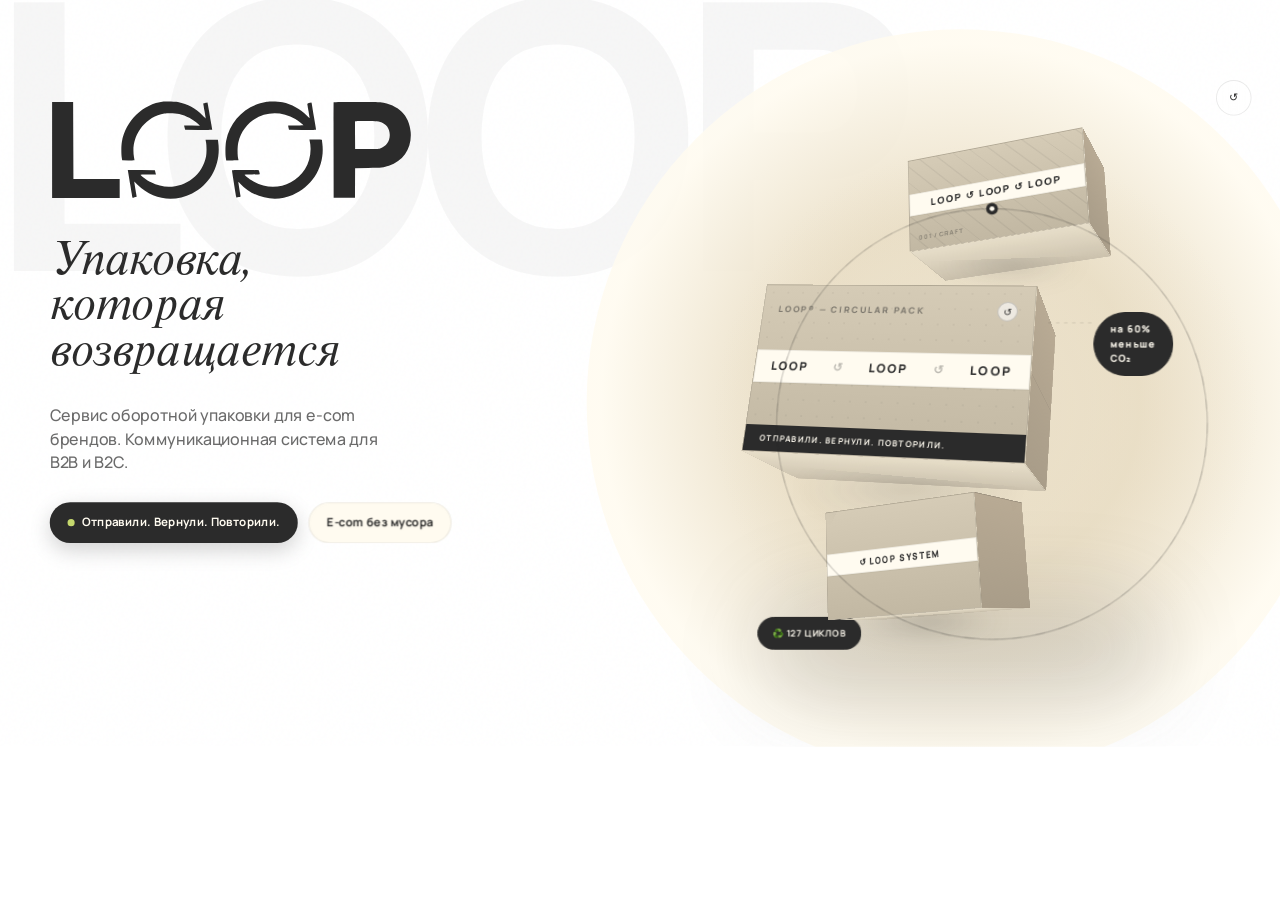
<file: assets/loop/hero.html>
<!doctype html><html lang="ru"><head><meta charset="utf-8"><style>*,:after,:before{--tw-border-spacing-x:0;--tw-border-spacing-y:0;--tw-translate-x:0;--tw-translate-y:0;--tw-rotate:0;--tw-skew-x:0;--tw-skew-y:0;--tw-scale-x:1;--tw-scale-y:1;--tw-pan-x: ;--tw-pan-y: ;--tw-pinch-zoom: ;--tw-scroll-snap-strictness:proximity;--tw-gradient-from-position: ;--tw-gradient-via-position: ;--tw-gradient-to-position: ;--tw-ordinal: ;--tw-slashed-zero: ;--tw-numeric-figure: ;--tw-numeric-spacing: ;--tw-numeric-fraction: ;--tw-ring-inset: ;--tw-ring-offset-width:0px;--tw-ring-offset-color:#fff;--tw-ring-color:rgba(59,130,246,.5);--tw-ring-offset-shadow:0 0 #0000;--tw-ring-shadow:0 0 #0000;--tw-shadow:0 0 #0000;--tw-shadow-colored:0 0 #0000;--tw-blur: ;--tw-brightness: ;--tw-contrast: ;--tw-grayscale: ;--tw-hue-rotate: ;--tw-invert: ;--tw-saturate: ;--tw-sepia: ;--tw-drop-shadow: ;--tw-backdrop-blur: ;--tw-backdrop-brightness: ;--tw-backdrop-contrast: ;--tw-backdrop-grayscale: ;--tw-backdrop-hue-rotate: ;--tw-backdrop-invert: ;--tw-backdrop-opacity: ;--tw-backdrop-saturate: ;--tw-backdrop-sepia: ;--tw-contain-size: ;--tw-contain-layout: ;--tw-contain-paint: ;--tw-contain-style: }::backdrop{--tw-border-spacing-x:0;--tw-border-spacing-y:0;--tw-translate-x:0;--tw-translate-y:0;--tw-rotate:0;--tw-skew-x:0;--tw-skew-y:0;--tw-scale-x:1;--tw-scale-y:1;--tw-pan-x: ;--tw-pan-y: ;--tw-pinch-zoom: ;--tw-scroll-snap-strictness:proximity;--tw-gradient-from-position: ;--tw-gradient-via-position: ;--tw-gradient-to-position: ;--tw-ordinal: ;--tw-slashed-zero: ;--tw-numeric-figure: ;--tw-numeric-spacing: ;--tw-numeric-fraction: ;--tw-ring-inset: ;--tw-ring-offset-width:0px;--tw-ring-offset-color:#fff;--tw-ring-color:rgba(59,130,246,.5);--tw-ring-offset-shadow:0 0 #0000;--tw-ring-shadow:0 0 #0000;--tw-shadow:0 0 #0000;--tw-shadow-colored:0 0 #0000;--tw-blur: ;--tw-brightness: ;--tw-contrast: ;--tw-grayscale: ;--tw-hue-rotate: ;--tw-invert: ;--tw-saturate: ;--tw-sepia: ;--tw-drop-shadow: ;--tw-backdrop-blur: ;--tw-backdrop-brightness: ;--tw-backdrop-contrast: ;--tw-backdrop-grayscale: ;--tw-backdrop-hue-rotate: ;--tw-backdrop-invert: ;--tw-backdrop-opacity: ;--tw-backdrop-saturate: ;--tw-backdrop-sepia: ;--tw-contain-size: ;--tw-contain-layout: ;--tw-contain-paint: ;--tw-contain-style: }/*! tailwindcss v3.4.18 | MIT License | https://tailwindcss.com*/*,:after,:before{box-sizing:border-box;border:0 solid #e5e7eb}:after,:before{--tw-content:""}:host,html{line-height:1.5;-webkit-text-size-adjust:100%;-moz-tab-size:4;-o-tab-size:4;tab-size:4;font-family:ui-sans-serif,system-ui,sans-serif,Apple Color Emoji,Segoe UI Emoji,Segoe UI Symbol,Noto Color Emoji;font-feature-settings:normal;font-variation-settings:normal;-webkit-tap-highlight-color:transparent}body{line-height:inherit}hr{height:0;color:inherit;border-top-width:1px}abbr:where([title]){-webkit-text-decoration:underline dotted;text-decoration:underline dotted}h1,h2,h3,h4,h5,h6{font-size:inherit;font-weight:inherit}a{color:inherit;text-decoration:inherit}b,strong{font-weight:bolder}code,kbd,pre,samp{font-family:ui-monospace,SFMono-Regular,Menlo,Monaco,Consolas,Liberation Mono,Courier New,monospace;font-feature-settings:normal;font-variation-settings:normal;font-size:1em}small{font-size:80%}sub,sup{font-size:75%;line-height:0;position:relative;vertical-align:baseline}sub{bottom:-.25em}sup{top:-.5em}table{text-indent:0;border-color:inherit;border-collapse:collapse}button,input,optgroup,select,textarea{font-family:inherit;font-feature-settings:inherit;font-variation-settings:inherit;font-size:100%;font-weight:inherit;line-height:inherit;letter-spacing:inherit;color:inherit;margin:0;padding:0}button,select{text-transform:none}button,input:where([type=button]),input:where([type=reset]),input:where([type=submit]){-webkit-appearance:button;background-color:transparent;background-image:none}:-moz-focusring{outline:auto}:-moz-ui-invalid{box-shadow:none}progress{vertical-align:baseline}::-webkit-inner-spin-button,::-webkit-outer-spin-button{height:auto}[type=search]{-webkit-appearance:textfield;outline-offset:-2px}::-webkit-search-decoration{-webkit-appearance:none}::-webkit-file-upload-button{-webkit-appearance:button;font:inherit}summary{display:list-item}blockquote,dd,dl,figure,h1,h2,h3,h4,h5,h6,hr,p,pre{margin:0}fieldset{margin:0}fieldset,legend{padding:0}menu,ol,ul{list-style:none;margin:0;padding:0}dialog{padding:0}textarea{resize:vertical}input::-moz-placeholder,textarea::-moz-placeholder{opacity:1;color:#9ca3af}input::placeholder,textarea::placeholder{opacity:1;color:#9ca3af}[role=button],button{cursor:pointer}:disabled{cursor:default}audio,canvas,embed,iframe,img,object,svg,video{display:block;vertical-align:middle}img,video{max-width:100%;height:auto}[hidden]:where(:not([hidden=until-found])){display:none}.container{width:100%}@media (min-width:640px){.container{max-width:640px}}@media (min-width:768px){.container{max-width:768px}}@media (min-width:1024px){.container{max-width:1024px}}@media (min-width:1280px){.container{max-width:1280px}}@media (min-width:1536px){.container{max-width:1536px}}.pointer-events-none{pointer-events:none}.visible{visibility:visible}.absolute{position:absolute}.relative{position:relative}.sticky{position:sticky}.inset-0{inset:0}.inset-\[10px\]{inset:10px}.bottom-0{bottom:0}.bottom-6{bottom:1.5rem}.bottom-\[12px\]{bottom:12px}.bottom-\[6\%\]{bottom:6%}.bottom-\[8px\]{bottom:8px}.left-0{left:0}.left-1\/2{left:50%}.left-\[10px\]{left:10px}.left-\[12px\]{left:12px}.left-\[16px\]{left:16px}.left-\[390px\]{left:390px}.left-\[54\%\]{left:54%}.right-0{right:0}.right-8{right:2rem}.right-\[16px\]{right:16px}.top-0{top:0}.top-1\/2{top:50%}.top-6{top:1.5rem}.top-\[16px\]{top:16px}.top-\[188px\]{top:188px}.top-\[52\%\]{top:52%}.top-full{top:100%}.z-10{z-index:10}.z-50{z-index:50}.z-\[1\]{z-index:1}.z-\[20\]{z-index:20}.z-\[30\]{z-index:30}.mx-auto{margin-left:auto;margin-right:auto}.-mt-1{margin-top:-.25rem}.-mt-2{margin-top:-.5rem}.mb-4{margin-bottom:1rem}.mt-1{margin-top:.25rem}.mt-12{margin-top:3rem}.mt-3{margin-top:.75rem}.mt-4{margin-top:1rem}.mt-5{margin-top:1.25rem}.mt-6{margin-top:1.5rem}.mt-7{margin-top:1.75rem}.mt-8{margin-top:2rem}.mt-\[80px\]{margin-top:80px}.mt-auto{margin-top:auto}.block{display:block}.flex{display:flex}.grid{display:grid}.hidden{display:none}.h-10{height:2.5rem}.h-2{height:.5rem}.h-20{height:5rem}.h-5{height:1.25rem}.h-8{height:2rem}.h-\[130px\]{height:130px}.h-\[18px\]{height:18px}.h-\[1px\]{height:1px}.h-\[20px\]{height:20px}.h-\[22px\]{height:22px}.h-\[24px\]{height:24px}.h-\[26px\]{height:26px}.h-\[32px\]{height:32px}.h-\[34px\]{height:34px}.h-\[36px\]{height:36px}.h-\[46px\]{height:46px}.h-\[48px\]{height:48px}.h-\[52px\]{height:52px}.h-\[56px\]{height:56px}.h-\[580px\]{height:580px}.h-\[58px\]{height:58px}.h-\[600px\]{height:600px}.h-\[620px\]{height:620px}.h-\[64px\]{height:64px}.h-\[840px\]{height:840px}.h-auto{height:auto}.h-full{height:100%}.h-px{height:1px}.min-h-\[600px\]{min-height:600px}.min-h-\[900px\]{min-height:900px}.min-h-screen{min-height:100vh}.w-10{width:2.5rem}.w-2{width:.5rem}.w-5{width:1.25rem}.w-8{width:2rem}.w-\[160px\]{width:160px}.w-\[170px\]{width:170px}.w-\[260px\]{width:260px}.w-\[460px\]{width:460px}.w-\[480px\]{width:480px}.w-\[600px\]{width:600px}.w-\[620px\]{width:620px}.w-\[70px\]{width:70px}.w-\[840px\]{width:840px}.w-\[84px\]{width:84px}.w-full{width:100%}.max-w-\[1440px\]{max-width:1440px}.max-w-\[300px\]{max-width:300px}.max-w-\[360px\]{max-width:360px}.max-w-\[380px\]{max-width:380px}.flex-1{flex:1 1 0%}.-translate-x-1\/2{--tw-translate-x:-50%}.-translate-x-1\/2,.-translate-x-\[44\%\]{transform:translate(var(--tw-translate-x),var(--tw-translate-y)) rotate(var(--tw-rotate)) skewX(var(--tw-skew-x)) skewY(var(--tw-skew-y)) scaleX(var(--tw-scale-x)) scaleY(var(--tw-scale-y))}.-translate-x-\[44\%\]{--tw-translate-x:-44%}.-translate-y-1\/2{--tw-translate-y:-50%}.-translate-y-1\/2,.-translate-y-\[46\%\]{transform:translate(var(--tw-translate-x),var(--tw-translate-y)) rotate(var(--tw-rotate)) skewX(var(--tw-skew-x)) skewY(var(--tw-skew-y)) scaleX(var(--tw-scale-x)) scaleY(var(--tw-scale-y))}.-translate-y-\[46\%\]{--tw-translate-y:-46%}.scale-\[0\.94\]{--tw-scale-x:0.94;--tw-scale-y:0.94}.scale-\[0\.94\],.transform{transform:translate(var(--tw-translate-x),var(--tw-translate-y)) rotate(var(--tw-rotate)) skewX(var(--tw-skew-x)) skewY(var(--tw-skew-y)) scaleX(var(--tw-scale-x)) scaleY(var(--tw-scale-y))}@keyframes pulse{50%{opacity:.5}}.animate-pulse{animation:pulse 2s cubic-bezier(.4,0,.6,1) infinite}.select-none{-webkit-user-select:none;-moz-user-select:none;user-select:none}.scroll-mt-\[130px\]{scroll-margin-top:130px}.flex-col{flex-direction:column}.flex-wrap{flex-wrap:wrap}.items-start{align-items:flex-start}.items-end{align-items:flex-end}.items-center{align-items:center}.items-baseline{align-items:baseline}.justify-center{justify-content:center}.justify-between{justify-content:space-between}.gap-1\.5{gap:.375rem}.gap-10{gap:2.5rem}.gap-2{gap:.5rem}.gap-3{gap:.75rem}.gap-4{gap:1rem}.gap-6{gap:1.5rem}.gap-8{gap:2rem}.space-y-\[48px\]>:not([hidden])~:not([hidden]){--tw-space-y-reverse:0;margin-top:calc(48px*(1 - var(--tw-space-y-reverse)));margin-bottom:calc(48px*var(--tw-space-y-reverse))}.overflow-hidden{overflow:hidden}.overflow-x-auto{overflow-x:auto}.whitespace-nowrap{white-space:nowrap}.whitespace-pre-wrap{white-space:pre-wrap}.break-all{word-break:break-all}.rounded-\[16px\]{border-radius:16px}.rounded-\[20px\]{border-radius:20px}.rounded-\[24px\]{border-radius:24px}.rounded-\[2px\]{border-radius:2px}.rounded-\[32px\]{border-radius:32px}.rounded-full{border-radius:9999px}.border{border-width:1px}.border-b{border-bottom-width:1px}.border-t{border-top-width:1px}.border-dashed{border-style:dashed}.border-\[\#2B2B2B\]{--tw-border-opacity:1;border-color:rgb(43 43 43/var(--tw-border-opacity,1))}.border-\[\#2B2B2B\]\/10{border-color:rgba(43,43,43,.1)}.border-\[\#2B2B2B\]\/15{border-color:rgba(43,43,43,.15)}.border-\[\#2B2B2B\]\/20{border-color:rgba(43,43,43,.2)}.border-\[\#2B2B2B\]\/\[0\.06\]{border-color:rgba(43,43,43,.06)}.bg-\[\#1E1E1E\]{--tw-bg-opacity:1;background-color:rgb(30 30 30/var(--tw-bg-opacity,1))}.bg-\[\#2B2B2B\]{--tw-bg-opacity:1;background-color:rgb(43 43 43/var(--tw-bg-opacity,1))}.bg-\[\#2B2B2B\]\/10{background-color:rgba(43,43,43,.1)}.bg-\[\#2B2B2B\]\/\[0\.14\]{background-color:rgba(43,43,43,.14)}.bg-\[\#C5D86D\]{--tw-bg-opacity:1;background-color:rgb(197 216 109/var(--tw-bg-opacity,1))}.bg-\[\#FFFBF0\]{--tw-bg-opacity:1;background-color:rgb(255 251 240/var(--tw-bg-opacity,1))}.bg-\[\#FFFBF0\]\/70{background-color:rgba(255,251,240,.7)}.bg-\[\#FFFBF0\]\/80{background-color:rgba(255,251,240,.8)}.bg-white{--tw-bg-opacity:1;background-color:rgb(255 255 255/var(--tw-bg-opacity,1))}.bg-white\/40{background-color:hsla(0,0%,100%,.4)}.bg-white\/60{background-color:hsla(0,0%,100%,.6)}.bg-gradient-to-b{background-image:linear-gradient(to bottom,var(--tw-gradient-stops))}.from-\[\#2B2B2B\]{--tw-gradient-from:#2b2b2b var(--tw-gradient-from-position);--tw-gradient-to:rgba(43,43,43,0) var(--tw-gradient-to-position);--tw-gradient-stops:var(--tw-gradient-from),var(--tw-gradient-to)}.via-\[\#2B2B2B\]{--tw-gradient-to:rgba(43,43,43,0) var(--tw-gradient-to-position);--tw-gradient-stops:var(--tw-gradient-from),#2b2b2b var(--tw-gradient-via-position),var(--tw-gradient-to)}.to-\[\#4B4B4B\]{--tw-gradient-to:#4b4b4b var(--tw-gradient-to-position)}.bg-clip-text{-webkit-background-clip:text;background-clip:text}.p-2{padding:.5rem}.p-6{padding:1.5rem}.p-8{padding:2rem}.px-2{padding-left:.5rem;padding-right:.5rem}.px-3{padding-left:.75rem;padding-right:.75rem}.px-4{padding-left:1rem;padding-right:1rem}.px-5{padding-left:1.25rem;padding-right:1.25rem}.px-6{padding-left:1.5rem;padding-right:1.5rem}.px-8{padding-left:2rem;padding-right:2rem}.px-\[18px\]{padding-left:18px;padding-right:18px}.py-6{padding-top:1.5rem;padding-bottom:1.5rem}.py-\[10px\]{padding-top:10px;padding-bottom:10px}.pb-10{padding-bottom:2.5rem}.pt-10{padding-top:2.5rem}.pt-14{padding-top:3.5rem}.pt-6{padding-top:1.5rem}.text-right{text-align:right}.text-\[10px\]{font-size:10px}.text-\[11px\]{font-size:11px}.text-\[12px\]{font-size:12px}.text-\[13px\]{font-size:13px}.text-\[14px\]{font-size:14px}.text-\[16px\]{font-size:16px}.text-\[22px\]{font-size:22px}.text-\[34px\]{font-size:34px}.text-\[7px\]{font-size:7px}.text-\[88px\]{font-size:88px}.text-\[8px\]{font-size:8px}.text-\[9px\]{font-size:9px}.font-black{font-weight:900}.font-bold{font-weight:700}.font-extrabold{font-weight:800}.font-medium{font-weight:500}.font-semibold{font-weight:600}.italic{font-style:italic}.leading-\[0\.82\]{line-height:.82}.leading-\[0\.92\]{line-height:.92}.leading-\[0\.9\]{line-height:.9}.leading-\[1\.1\]{line-height:1.1}.leading-\[1\.45\]{line-height:1.45}.leading-\[1\.6\]{line-height:1.6}.tracking-\[-0\.02em\]{letter-spacing:-.02em}.tracking-\[-0\.04em\]{letter-spacing:-.04em}.tracking-\[-0\.05em\]{letter-spacing:-.05em}.tracking-\[0\.02em\]{letter-spacing:.02em}.tracking-\[0\.04em\]{letter-spacing:.04em}.tracking-\[0\.08em\]{letter-spacing:.08em}.tracking-\[0\.11em\]{letter-spacing:.11em}.tracking-\[0\.12em\]{letter-spacing:.12em}.tracking-\[0\.14em\]{letter-spacing:.14em}.tracking-\[0\.16em\]{letter-spacing:.16em}.tracking-\[0\.18em\]{letter-spacing:.18em}.tracking-\[0\.2em\]{letter-spacing:.2em}.text-\[\#2B2B2B\]{--tw-text-opacity:1;color:rgb(43 43 43/var(--tw-text-opacity,1))}.text-\[\#2B2B2B\]\/70{color:rgba(43,43,43,.7)}.text-\[\#FFFBF0\]{--tw-text-opacity:1;color:rgb(255 251 240/var(--tw-text-opacity,1))}.text-black{--tw-text-opacity:1;color:rgb(0 0 0/var(--tw-text-opacity,1))}.text-transparent{color:transparent}.text-white{--tw-text-opacity:1;color:rgb(255 255 255/var(--tw-text-opacity,1))}.opacity-20{opacity:.2}.opacity-30{opacity:.3}.opacity-40{opacity:.4}.opacity-50{opacity:.5}.opacity-60{opacity:.6}.opacity-80{opacity:.8}.opacity-90{opacity:.9}.opacity-\[0\.022\]{opacity:.022}.opacity-\[0\.05\]{opacity:.05}.opacity-\[0\.07\]{opacity:.07}.shadow-\[0_8px_24px_rgba\(0\2c 0\2c 0\2c 0\.18\)\]{--tw-shadow:0 8px 24px rgba(0,0,0,.18);--tw-shadow-colored:0 8px 24px var(--tw-shadow-color);box-shadow:var(--tw-ring-offset-shadow,0 0 #0000),var(--tw-ring-shadow,0 0 #0000),var(--tw-shadow)}.blur-\[12px\]{--tw-blur:blur(12px)}.blur-\[12px\],.blur-\[14px\]{filter:var(--tw-blur) var(--tw-brightness) var(--tw-contrast) var(--tw-grayscale) var(--tw-hue-rotate) var(--tw-invert) var(--tw-saturate) var(--tw-sepia) var(--tw-drop-shadow)}.blur-\[14px\]{--tw-blur:blur(14px)}.blur-\[18px\]{--tw-blur:blur(18px)}.blur-\[18px\],.blur-\[44px\]{filter:var(--tw-blur) var(--tw-brightness) var(--tw-contrast) var(--tw-grayscale) var(--tw-hue-rotate) var(--tw-invert) var(--tw-saturate) var(--tw-sepia) var(--tw-drop-shadow)}.blur-\[44px\]{--tw-blur:blur(44px)}.filter{filter:var(--tw-blur) var(--tw-brightness) var(--tw-contrast) var(--tw-grayscale) var(--tw-hue-rotate) var(--tw-invert) var(--tw-saturate) var(--tw-sepia) var(--tw-drop-shadow)}.backdrop-blur{--tw-backdrop-blur:blur(8px)}.backdrop-blur,.backdrop-blur-sm{backdrop-filter:var(--tw-backdrop-blur) var(--tw-backdrop-brightness) var(--tw-backdrop-contrast) var(--tw-backdrop-grayscale) var(--tw-backdrop-hue-rotate) var(--tw-backdrop-invert) var(--tw-backdrop-opacity) var(--tw-backdrop-saturate) var(--tw-backdrop-sepia)}.backdrop-blur-sm{--tw-backdrop-blur:blur(4px)}.backdrop-blur-xl{--tw-backdrop-blur:blur(24px);backdrop-filter:var(--tw-backdrop-blur) var(--tw-backdrop-brightness) var(--tw-backdrop-contrast) var(--tw-backdrop-grayscale) var(--tw-backdrop-hue-rotate) var(--tw-backdrop-invert) var(--tw-backdrop-opacity) var(--tw-backdrop-saturate) var(--tw-backdrop-sepia)}.transition{transition-property:color,background-color,border-color,text-decoration-color,fill,stroke,opacity,box-shadow,transform,filter,backdrop-filter;transition-timing-function:cubic-bezier(.4,0,.2,1);transition-duration:.15s}.ease-in-out{transition-timing-function:cubic-bezier(.4,0,.2,1)}#root,body,html{min-height:100%}body{margin:0;font-family:Inter,ui-sans-serif,system-ui,-apple-system,BlinkMacSystemFont,Segoe UI,sans-serif}[role=button]:not([aria-disabled=true]),button:not(:disabled),label[for],select:not(:disabled),summary{cursor:pointer}.selection\:bg-\[\#D8E2B3\] ::-moz-selection{--tw-bg-opacity:1;background-color:rgb(216 226 179/var(--tw-bg-opacity,1))}.selection\:bg-\[\#D8E2B3\] ::selection{--tw-bg-opacity:1;background-color:rgb(216 226 179/var(--tw-bg-opacity,1))}.selection\:bg-\[\#D8E2B3\]::-moz-selection{--tw-bg-opacity:1;background-color:rgb(216 226 179/var(--tw-bg-opacity,1))}.selection\:bg-\[\#D8E2B3\]::selection{--tw-bg-opacity:1;background-color:rgb(216 226 179/var(--tw-bg-opacity,1))}.hover\:bg-\[\#2B2B2B\]:hover{--tw-bg-opacity:1;background-color:rgb(43 43 43/var(--tw-bg-opacity,1))}.hover\:bg-\[\#C5D86D\]:hover{--tw-bg-opacity:1;background-color:rgb(197 216 109/var(--tw-bg-opacity,1))}.hover\:bg-black:hover{--tw-bg-opacity:1;background-color:rgb(0 0 0/var(--tw-bg-opacity,1))}.hover\:text-white:hover{--tw-text-opacity:1;color:rgb(255 255 255/var(--tw-text-opacity,1))}.hover\:opacity-100:hover{opacity:1}.hover\:opacity-60:hover{opacity:.6}@media (min-width:768px){.md\:mt-16{margin-top:4rem}.md\:mt-8{margin-top:2rem}.md\:mt-9{margin-top:2.25rem}.md\:block{display:block}.md\:flex{display:flex}.md\:hidden{display:none}.md\:min-h-0{min-height:0}.md\:min-h-\[840px\]{min-height:840px}.md\:scale-100{--tw-scale-x:1;--tw-scale-y:1;transform:translate(var(--tw-translate-x),var(--tw-translate-y)) rotate(var(--tw-rotate)) skewX(var(--tw-skew-x)) skewY(var(--tw-skew-y)) scaleX(var(--tw-scale-x)) scaleY(var(--tw-scale-y))}.md\:grid-cols-2{grid-template-columns:repeat(2,minmax(0,1fr))}.md\:flex-row{flex-direction:row}.md\:items-end{align-items:flex-end}.md\:overflow-visible{overflow:visible}.md\:bg-transparent{background-color:transparent}.md\:p-12{padding:3rem}.md\:p-3{padding:.75rem}.md\:p-8{padding:2rem}.md\:px-10{padding-left:2.5rem;padding-right:2.5rem}.md\:px-14{padding-left:3.5rem;padding-right:3.5rem}.md\:px-8{padding-left:2rem;padding-right:2rem}.md\:py-10{padding-top:2.5rem;padding-bottom:2.5rem}.md\:pb-16{padding-bottom:4rem}.md\:pt-10{padding-top:2.5rem}.md\:pt-12{padding-top:3rem}.md\:text-right{text-align:right}.md\:text-\[11px\]{font-size:11px}.md\:text-\[15px\]{font-size:15px}.md\:text-\[18px\]{font-size:18px}.md\:text-\[28px\]{font-size:28px}.md\:text-\[56px\]{font-size:56px}.md\:text-\[96px\]{font-size:96px}}

@font-face {font-family:'Loop Cover Grotesk';src:url("[data-uri]") format('woff');font-weight:700;font-style:normal;font-display:block;}

@font-face{font-family:'Manrope';src:url("[data-uri]") format('woff2');font-weight:200 800;font-style:normal;font-display:block;unicode-range:U+0000-00FF,U+2000-206F;}@font-face{font-family:'Manrope';src:url("[data-uri]") format('woff2');font-weight:200 800;font-style:normal;font-display:block;unicode-range:U+0400-045F,U+0490-0491,U+04B0-04B1,U+2116;}@font-face{font-family:'Instrument Serif';src:url("[data-uri]") format('woff2');font-weight:400;font-style:italic;font-display:block;unicode-range:U+0000-00FF,U+2000-206F;}@font-face{font-family:'Loop Cyrillic Serif';src:url("[data-uri]") format('woff');font-weight:400;font-style:italic;font-display:block;}#cover .serif{font-family:'Instrument Serif','Loop Cyrillic Serif',serif;}
html { scroll-behavior: smooth; scroll-padding-top: 120px; }
        body { font-family: 'Manrope', sans-serif; }
        .serif { font-family: 'Instrument Serif', serif; }
        .loop-shadow { box-shadow: 0 32px 80px -16px rgba(43,43,43,0.12), 0 8px 24px -8px rgba(43,43,43,0.08); }
        .scene { perspective: 1100px; perspective-origin: 50% 42%; }
        .loop-orbit { transform-style: preserve-3d; animation: floatOrbit 7s ease-in-out infinite; will-change: transform; }
        @keyframes floatOrbit { 0%,100%{ transform: translateY(0px) rotateZ(0deg); } 50%{ transform: translateY(-12px) rotateZ(0.4deg); } }
        .box-scene { position: absolute; transform-style: preserve-3d; will-change: transform; transition: filter 0.3s ease; }
        .box-scene:hover { filter: brightness(1.04); z-index: 10 !important; }
        .box-iso { position: relative; transform-style: preserve-3d; transition: transform 0.5s cubic-bezier(0.16,1,0.3,1); }
        .box-scene:hover .box-iso { transform: rotateX(16deg) rotateY(-16deg) rotateZ(2deg) translateY(-6px) scale(1.06) !important; }
        .box-scene:nth-child(2):hover .box-iso { transform: rotateX(20deg) rotateY(-8deg) rotateZ(6deg) translateY(-8px) scale(1.12) !important; }
        @keyframes floatA { 0%,100%{ transform: rotateX(14deg) rotateY(-20deg) rotateZ(-2deg) translateY(0px); } 50%{ transform: rotateX(14deg) rotateY(-20deg) rotateZ(-2deg) translateY(-12px); } }
        @keyframes floatB { 0%,100%{ transform: rotateX(18deg) rotateY(-12deg) rotateZ(5deg) translateY(0px) scale(1.08); } 50%{ transform: rotateX(18deg) rotateY(-12deg) rotateZ(5deg) translateY(-16px) scale(1.08); } }
        @keyframes floatC { 0%,100%{ transform: rotateX(15deg) rotateY(-28deg) rotateZ(-4deg) translateY(0px); } 50%{ transform: rotateX(15deg) rotateY(-28deg) rotateZ(-4deg) translateY(-12px); } }
        @keyframes pulseBadge { 0%,100%{ transform: rotate(4deg) scale(1); box-shadow: 0 12px 28px rgba(0,0,0,0.22); } 50%{ transform: rotate(4deg) scale(1.06); box-shadow: 0 18px 40px rgba(0,0,0,0.32); } }
        @keyframes pulseBadge2 { 0%,100%{ transform: rotate(-5deg) scale(1); box-shadow: 0 12px 28px rgba(0,0,0,0.18); } 50%{ transform: rotate(-5deg) scale(1.06); box-shadow: 0 18px 36px rgba(0,0,0,0.26); } }
        @keyframes drawLoop { 0%{ stroke-dashoffset: 1400; opacity: 0; } 15%{ opacity: 1; } 50%{ stroke-dashoffset: 0; opacity: 0.22; } 85%{ opacity: 0.18; } 100%{ stroke-dashoffset: -1400; opacity: 0; } }
        @keyframes grainMove { 0%,100%{ transform: translate(0,0); } 50%{ transform: translate(-2%, -2%); } }
        .cuboid-face {
          position: absolute;
          left: 50%;
          top: 50%;
          border: 1px solid rgba(43,43,43,0.12);
          backface-visibility: hidden;
          box-sizing: border-box;
          display: flex;
          align-items: center;
          justify-content: center;
        }
        .craft-front { background: linear-gradient(180deg, #D5CBB6 0%, #C2B8A3 100%); }
        .craft-top { background: linear-gradient(180deg, #E6DDC8 0%, #C8BEAA 100%); }
        .craft-side-right { background: linear-gradient(180deg, #B8AA94 0%, #A99D89 100%); }
        .craft-side-left { background: linear-gradient(180deg, #A99D89 0%, #9B8F7C 100%); }
        .tape { background: #FFFBF0; border: 1px solid rgba(43,43,43,0.08); box-shadow: 0 1px 0 rgba(43,43,43,0.04); }
        .shadow-ellipse { background: radial-gradient(ellipse at center, rgba(43,43,43,0.28) 0%, rgba(43,43,43,0.10) 42%, transparent 72%); }
        .noise-bg {
          background-image: url("data:image/svg+xml,%3Csvg viewBox='0 0 256 256' xmlns='http://www.w3.org/2000/svg'%3E%3Cfilter id='n'%3E%3CfeTurbulence type='fractalNoise' baseFrequency='0.95' numOctaves='3' stitchTiles='stitch'/%3E%3C/filter%3E%3Crect width='100%25' height='100%25' filter='url(%23n)' opacity='0.6'/%3E%3C/svg%3E");
        }
        .loop-watermark {
          font-weight: 900;
          letter-spacing: -0.06em;
          line-height: 0.8;
          color: #2B2B2B;
          opacity: 0.035;
          user-select: none;
          pointer-events: none;
        }
      
@font-face{font-family:LoopSans;src:url("[data-uri]");font-weight:400}@font-face{font-family:LoopSans;src:url("[data-uri]");font-weight:700}
.project-footer{max-width:1440px;margin:80px auto 0;background:#fff;border-radius:32px;box-shadow:0 32px 80px -16px #0002;padding:48px;display:flex;align-items:flex-start;justify-content:space-between;gap:32px;min-height:264px}.footer-about{flex:0 1 360px}.footer-logo{height:86.4px}.footer-logo svg{display:block;width:260px;max-width:100%;height:auto}.footer-about p{font-size:15px;line-height:1.45;margin:16px 0 0}.footer-team{text-align:right;flex:0 1 660px;min-width:0}.team-label{font-size:10px;font-weight:700;letter-spacing:.16em;opacity:.4}.footer-team a{display:block;margin-top:8px;font-size:13px;line-height:1.45;font-weight:700;letter-spacing:.02em;color:inherit;text-decoration:none}.project-credit{font-size:15px;line-height:1.45;margin:32px 0 0;text-align:right;text-wrap:balance}@media(max-width:760px){.project-footer{padding:32px;flex-direction:column}.footer-about,.footer-team{flex:auto;width:100%}.footer-logo{height:79.2px}.footer-logo svg{width:238.33px}.project-credit{margin-top:24px}}@media(max-width:600px){.project-footer{margin-top:48px;padding:24px;border-radius:24px}}
.project-footer{font-family:LoopSans,Arial,sans-serif}.project-footer p{margin-bottom:0}.case-nav [aria-current="location"]{background:#2B2B2B;color:#fff;border-color:#2B2B2B}@media(prefers-reduced-motion:reduce){html{scroll-behavior:auto}.loop-orbit,.box-iso{animation:none!important}*{animation-duration:.01ms!important;animation-iteration-count:1!important}}
</style><style>html,body{margin:0;width:1440px;height:840px;overflow:hidden;background:#fff;color:#2B2B2B}#cover{width:1440px;border-radius:0;box-shadow:none}</style></head><body><section id="cover" class="relative bg-white rounded-[32px] loop-shadow overflow-hidden min-h-[900px] md:min-h-[840px] flex flex-col"><div class="noise-bg absolute inset-0 opacity-[0.022] pointer-events-none"></div><div class="loop-watermark absolute select-none pointer-events-none hidden md:block" style="top:-24px;left:-18px;font-size:420px">LOOP</div><div class="loop-watermark absolute select-none pointer-events-none md:hidden" style="top:8px;left:-8px;font-size:220px">LOOP</div><div class="relative z-10 px-8 md:px-14 pt-10 md:pt-12 flex justify-between items-start gap-4" style="min-height:66px" aria-hidden="true"></div><div class="relative z-10 flex-1 grid md:grid-cols-2"><div class="px-8 md:px-14 pt-6 md:pt-10 pb-10 md:pb-16 flex flex-col relative"><h1 aria-label="LOOP" class="relative" style="height:clamp(78.72px, 9.84vw, 180.4px);display:flex;align-items:center;width:clamp(255px, 32vw, 574px);max-width:100%"><svg xmlns="http://www.w3.org/2000/svg" viewBox="0 0 1255 347" style="width:100%;height:auto;display:block" aria-hidden="true"><path d="M 392 7.054 C 320.365 15.944, 261.648 72.975, 248.431 146.500 C 246.225 158.773, 246.078 188.154, 248.159 201 L 249.536 209.500 270.768 209.770 C 282.445 209.918, 291.992 209.693, 291.982 209.270 C 291.971 208.846, 291.272 204.675, 290.426 200 C 277.632 129.242, 324.977 60.643, 395.039 48.422 C 407.547 46.241, 433.549 46.971, 446 49.853 C 469.541 55.302, 493.868 68.190, 511.500 84.552 L 517.500 90.120 490.250 89.530 C 475.262 89.205, 463.010 89.291, 463.023 89.720 C 463.035 90.149, 463.852 93.650, 464.836 97.500 L 466.627 104.500 513.314 104.760 C 538.991 104.903, 560 104.678, 559.999 104.260 C 559.998 103.842, 558.628 95.625, 556.954 86 C 555.280 76.375, 551.695 55.502, 548.987 39.616 C 546.280 23.729, 543.841 10.507, 543.567 10.234 C 542.949 9.615, 528.990 13.176, 529.027 13.943 C 529.042 14.249, 531.005 25.862, 533.391 39.750 C 535.776 53.638, 537.644 65, 537.543 65 C 537.442 65, 532.666 60.373, 526.930 54.718 C 501.621 29.766, 476.450 16.095, 441.859 8.515 C 433.009 6.576, 402.949 5.695, 392 7.054 M 747.928 7.462 C 676.011 19.245, 621.818 71.469, 607.798 142.500 C 605.150 155.913, 604.650 187.007, 606.853 201.250 L 608.207 210 629.710 210 C 649.296 210, 651.157 209.853, 650.580 208.347 C 646.571 197.900, 646.176 164.069, 649.875 148 C 670.232 59.580, 767.250 19.675, 846.500 67.125 C 855.055 72.247, 873.981 86.792, 874.750 88.835 C 874.888 89.201, 863.188 89.450, 848.750 89.389 C 834.313 89.329, 822.223 89.430, 821.885 89.615 C 821.547 89.800, 822.014 93.224, 822.922 97.225 L 824.573 104.500 871.287 104.760 C 897.304 104.905, 918 104.634, 918 104.150 C 918 103.671, 914.837 84.654, 910.970 61.890 C 907.104 39.125, 903.661 18.323, 903.320 15.661 C 902.979 13, 902.205 10.637, 901.600 10.411 C 899.354 9.573, 887.492 13.527, 887.720 15.038 C 887.841 15.842, 889.754 27.125, 891.970 40.111 C 894.187 53.097, 896 64.082, 896 64.521 C 896 64.961, 891.788 61.046, 886.639 55.822 C 863.341 32.181, 833.519 15.632, 802.159 8.944 C 789.386 6.220, 760.353 5.426, 747.928 7.462 M 8.002 173.750 L 8 339 124.500 339 L 241 339 241 306.506 L 241 274.012 161.250 273.756 L 81.500 273.500 81 141.060 L 80.500 8.621 44.252 8.560 L 8.003 8.500 8.002 173.750 M 978.346 9.544 C 978.125 10.119, 978.069 84.369, 978.222 174.544 L 978.500 338.500 1015.277 338.500 L 1052.054 338.500 1052.277 287.500 L 1052.500 236.500 1097 235.906 C 1145.346 235.261, 1149.762 234.799, 1168.944 228.377 C 1219.826 211.340, 1248.798 166.230, 1244.001 111.510 C 1238.960 54.011, 1202.015 18.067, 1139 9.355 C 1130.176 8.135, 978.819 8.313, 978.346 9.544 M 1052.489 75.169 C 1052.209 75.901, 1052.096 97.650, 1052.239 123.500 L 1052.500 170.500 1092 170.500 C 1129.995 170.500, 1131.768 170.416, 1138.542 168.285 C 1159.938 161.553, 1171.951 145.090, 1171.951 122.500 C 1171.951 99.015, 1159.794 83.243, 1136.437 76.428 C 1128.427 74.090, 1053.334 72.964, 1052.489 75.169 M 537 138.730 C 537 139.154, 537.733 143.100, 538.629 147.500 C 540.901 158.667, 540.902 184.563, 538.629 196.275 C 522.120 281.352, 426.522 326.262, 349.017 285.350 C 334.276 277.569, 313 261.956, 313 258.920 C 313 258.383, 324.062 258, 339.567 258 L 366.135 258 365.412 255.750 C 365.015 254.512, 364.187 251.250, 363.572 248.500 L 362.454 243.500 315.680 243.240 L 268.906 242.980 269.507 246.240 C 269.837 248.033, 273.379 269.409, 277.378 293.741 C 281.377 318.074, 284.880 338.214, 285.163 338.496 C 285.445 338.778, 286.986 338.579, 288.588 338.053 C 290.190 337.528, 293.435 336.602, 295.801 335.997 C 299.135 335.143, 299.986 334.514, 299.589 333.198 C 299.102 331.588, 292.840 294.870, 291.647 286.631 L 291.087 282.762 302.294 293.667 C 354.916 344.877, 426.097 356.211, 490.624 323.656 C 556.538 290.401, 591.872 219.371, 580.243 143.500 L 579.477 138.500 558.238 138.230 C 546.557 138.082, 537 138.307, 537 138.730 M 895.424 140.554 C 903.638 173.282, 897.355 212.468, 879.444 240.206 C 838.906 302.989, 756.868 319.523, 694.061 277.568 C 684.749 271.347, 671.837 260.844, 671.167 258.945 C 670.963 258.367, 681.155 258, 697.417 258 C 712.038 258, 723.984 257.663, 723.964 257.250 C 723.884 255.554, 721.169 245.082, 720.550 244.081 C 719.672 242.660, 628 242.549, 628 243.969 C 628 245.810, 641.193 327.915, 642.587 334.750 C 643.360 338.537, 643.235 338.516, 651.618 336.282 C 657.677 334.668, 658.032 334.413, 657.535 332.032 C 656.478 326.974, 650 285.961, 650 284.333 C 650 283.311, 652.239 285.134, 655.750 289.014 C 700.930 338.950, 775.775 355.502, 837.015 329.100 C 908.232 298.396, 949.018 227.707, 939.508 151.462 C 938.687 144.883, 938.012 139.162, 938.008 138.750 C 938.004 138.338, 928.276 138, 916.392 138 L 894.783 138 895.424 140.554" fill="#2B2B2B" fill-rule="evenodd"></path></svg></h1><div class="mt-5 md:mt-8"><h2 class="serif italic text-[34px] md:text-[56px] leading-[0.92] tracking-[-0.02em] text-[#2B2B2B]">Упаковка,<br>которая<br>возвращается</h2></div><p class="mt-7 md:mt-9 text-[16px] md:text-[18px] leading-[1.45] max-w-[380px] text-[#2B2B2B]/70 font-medium">Сервис оборотной упаковки для e-com брендов. Коммуникационная система для B2B и B2C.</p><div class="mt-8 flex flex-wrap gap-3"><div class="px-5 h-[46px] rounded-full bg-[#2B2B2B] text-[#FFFBF0] text-[13px] font-bold tracking-[0.02em] flex items-center gap-2 shadow-[0_8px_24px_rgba(0,0,0,0.18)]"><span class="w-2 h-2 rounded-full bg-[#C5D86D] animate-pulse"></span> Отправили. Вернули. Повторили.</div><div class="px-5 h-[46px] rounded-full bg-[#FFFBF0] border border-[#2B2B2B]/10 text-[13px] font-bold tracking-[0.02em] flex items-center backdrop-blur">E-com без мусора</div></div></div><div class="relative min-h-[600px] md:min-h-0 bg-[#FFFBF0] md:bg-transparent overflow-hidden md:overflow-visible"><div class="absolute inset-0"><div class="absolute top-1/2 left-1/2 -translate-x-1/2 -translate-y-1/2 w-[840px] h-[840px] rounded-full opacity-90" style="background:radial-gradient(ellipse at 50% 50%, #EFE6D3 0%, #E8DCC2 34%, #FFFBF0 68%)"></div><div class="absolute top-[52%] left-[54%] -translate-x-1/2 -translate-y-1/2 w-[620px] h-[620px] rounded-full" style="background:radial-gradient(ellipse at 50% 50%, #E8DCC2 0%, transparent 70%);opacity:0.7"></div><div class="absolute bottom-[6%] left-1/2 -translate-x-1/2 w-[460px] h-[130px] bg-[#2B2B2B]/[0.14] blur-[44px] rounded-full"></div></div><svg class="absolute top-1/2 left-1/2 -translate-x-[44%] -translate-y-[46%] w-[600px] h-[600px] pointer-events-none z-[1]" viewBox="0 0 540 540"><ellipse cx="270" cy="270" rx="218" ry="218" fill="none" stroke="#2B2B2B" stroke-width="1" stroke-dasharray="10 14" opacity="0.10"></ellipse><ellipse cx="270" cy="270" rx="218" ry="218" fill="none" stroke="#2B2B2B" stroke-width="1.2" stroke-linecap="round" opacity="0.22" style="stroke-dasharray:1400;animation:drawLoop 4s ease-in-out infinite"></ellipse><g style="animation:floatOrbit 3.8s ease-in-out infinite"><g transform="translate(270 52) rotate(0)"><circle r="6" fill="#2B2B2B"></circle><circle r="2.5" fill="#FFFBF0"></circle></g></g></svg><div class="scene absolute inset-0 flex items-center justify-center"><div class="loop-orbit relative w-[480px] h-[580px] scale-[0.94] md:scale-100"><div class="box-scene" style="left:196px;top:18px;z-index:2"><div class="absolute left-1/2 top-full -translate-x-1/2 w-[160px] h-[32px] -mt-2 blur-[14px] shadow-ellipse rounded-full"></div><div class="box-iso" style="width:200px;height:108px;animation:floatA 4.8s ease-in-out infinite;transform:rotateX(14deg) rotateY(-20deg) rotateZ(-2deg)"><div class="cuboid-face craft-front" style="width:200px;height:108px;transform:translate(-50%,-50%) translateZ(55px)"><div class="absolute inset-0 opacity-[0.07]" style="background-image:repeating-linear-gradient(45deg, #2B2B2B 0 1px, transparent 1px 14px)"></div><div class="tape absolute w-full h-[26px] top-1/2 -translate-y-1/2 flex items-center justify-center gap-2"><span class="text-[11px] font-black tracking-[0.18em]">LOOP ↺ LOOP ↺ LOOP</span></div><div class="absolute bottom-[8px] left-[10px] text-[7px] tracking-[0.14em] font-bold opacity-40">001 / CRAFT</div></div><div class="cuboid-face craft-front" style="width:200px;height:108px;transform:translate(-50%,-50%) rotateY(180deg) translateZ(55px);opacity:0.9"></div><div class="cuboid-face craft-side-right" style="width:110px;height:108px;transform:translate(-50%,-50%) rotateY(90deg) translateZ(100px)"></div><div class="cuboid-face craft-side-left" style="width:110px;height:108px;transform:translate(-50%,-50%) rotateY(-90deg) translateZ(100px)"></div><div class="cuboid-face craft-top" style="width:200px;height:110px;transform:translate(-50%,-50%) rotateX(90deg) translateZ(54px)"><div class="absolute inset-[10px] border border-[#2B2B2B]/[0.06] border-dashed"></div><div class="tape w-[84px] h-[20px] rounded-[2px] flex items-center justify-center text-[10px] font-black tracking-[0.12em]">LOOP</div></div><div class="cuboid-face craft-top" style="width:200px;height:110px;transform:translate(-50%,-50%) rotateX(-90deg) translateZ(54px);opacity:0.9"></div></div></div><div class="box-scene" style="left:42px;top:188px;z-index:5"><div class="absolute left-1/2 top-full -translate-x-1/2 w-[260px] h-[58px] -mt-1 blur-[18px] shadow-ellipse rounded-full opacity-80"></div><div class="box-iso" style="width:280px;height:174px;animation:floatB 5.4s ease-in-out infinite 0.2s;transform:rotateX(18deg) rotateY(-12deg) rotateZ(5deg) scale(1.08)"><div class="cuboid-face craft-front" style="width:280px;height:174px;transform:translate(-50%,-50%) translateZ(82px)"><div class="absolute inset-0 opacity-[0.05]" style="background-image:radial-gradient(#2B2B2B 1px, transparent 1px);background-size:16px 16px"></div><div class="absolute top-[16px] left-[16px] right-[16px] flex justify-between items-center"><div class="text-[9px] tracking-[0.2em] font-black opacity-50">LOOP® — CIRCULAR PACK</div><div class="w-5 h-5 rounded-full border border-[#2B2B2B]/20 flex items-center justify-center text-[10px] bg-white/60">↺</div></div><div class="tape absolute top-1/2 -translate-y-1/2 left-0 w-full h-[34px] flex items-center"><div class="w-full flex justify-between px-4 text-[12px] font-black tracking-[0.18em]"><span>LOOP</span><span class="opacity-30">↺</span><span>LOOP</span><span class="opacity-30">↺</span><span>LOOP</span></div></div><div class="absolute bottom-0 left-0 right-0 h-[26px] bg-[#2B2B2B] text-[#FFFBF0] flex items-center px-4 text-[8px] tracking-[0.16em] font-bold">ОТПРАВИЛИ. ВЕРНУЛИ. ПОВТОРИЛИ.</div></div><div class="cuboid-face craft-front" style="width:280px;height:174px;transform:translate(-50%,-50%) rotateY(180deg) translateZ(82px);opacity:0.85"></div><div class="cuboid-face craft-side-right" style="width:164px;height:174px;transform:translate(-50%,-50%) rotateY(90deg) translateZ(140px)"><div class="w-full h-[1px] bg-[#2B2B2B]/10 absolute top-1/2"></div></div><div class="cuboid-face craft-side-left" style="width:164px;height:174px;transform:translate(-50%,-50%) rotateY(-90deg) translateZ(140px)"></div><div class="cuboid-face craft-top" style="width:280px;height:164px;transform:translate(-50%,-50%) rotateX(90deg) translateZ(87px)"><div class="tape px-3 h-[22px] rounded-[2px] flex items-center gap-1.5 text-[10px] font-black tracking-[0.12em]"><span>LOOP</span><span class="opacity-30">↺</span></div></div><div class="cuboid-face craft-top" style="width:280px;height:164px;transform:translate(-50%,-50%) rotateX(-90deg) translateZ(87px);opacity:0.9"></div></div></div><div class="box-scene" style="left:108px;top:408px;z-index:3"><div class="absolute left-1/2 top-full -translate-x-1/2 w-[170px] h-[36px] -mt-2 blur-[12px] shadow-ellipse rounded-full"></div><div class="box-iso" style="width:190px;height:118px;animation:floatC 5.2s ease-in-out infinite 0.4s;transform:rotateX(15deg) rotateY(-28deg) rotateZ(-4deg)"><div class="cuboid-face craft-front" style="width:190px;height:118px;transform:translate(-50%,-50%) translateZ(60px)"><div class="tape w-full h-[24px] flex items-center justify-center text-[10px] font-black tracking-[0.16em]">↺ LOOP SYSTEM</div></div><div class="cuboid-face craft-front" style="width:190px;height:118px;transform:translate(-50%,-50%) rotateY(180deg) translateZ(60px);opacity:0.85"></div><div class="cuboid-face craft-side-right" style="width:120px;height:118px;transform:translate(-50%,-50%) rotateY(90deg) translateZ(95px)"></div><div class="cuboid-face craft-side-left" style="width:120px;height:118px;transform:translate(-50%,-50%) rotateY(-90deg) translateZ(95px)"></div><div class="cuboid-face craft-top" style="width:190px;height:120px;transform:translate(-50%,-50%) rotateX(90deg) translateZ(59px)"><div class="tape w-[70px] h-[18px] text-[9px] font-black flex items-center justify-center rounded-[2px]">LOOP</div></div><div class="cuboid-face craft-top" style="width:190px;height:120px;transform:translate(-50%,-50%) rotateX(-90deg) translateZ(59px);opacity:0.9"></div></div></div><div class="absolute left-[390px] top-[188px] z-[30] bg-[#2B2B2B] text-[#FFFBF0] px-[18px] py-[10px] rounded-full text-[11px] font-black tracking-[0.11em] border border-[#2B2B2B] select-none" style="animation:pulseBadge 2.4s ease-in-out infinite">на 60% меньше СО₂</div><div class="absolute left-[12px] bottom-[12px] z-[30] bg-[#2B2B2B] text-[#FFFBF0] border border-[#2B2B2B] px-4 py-[10px] rounded-full text-[10px] font-bold tracking-[0.08em] select-none" style="animation:pulseBadge2 2.8s ease-in-out infinite 0.6s">♻️ 127 ЦИКЛОВ</div><svg class="absolute inset-0 w-full h-full pointer-events-none z-[20]" viewBox="0 0 480 580" fill="none"><path d="M 388 200 L 332 200" stroke="#2B2B2B" stroke-width="1" stroke-dasharray="4 5" opacity="0.14"></path><path d="M 98 548 L 128 498" stroke="#2B2B2B" stroke-width="1" stroke-dasharray="4 5" opacity="0.14"></path></svg></div></div><div class="absolute top-6 right-8 w-10 h-10 rounded-full border border-[#2B2B2B]/10 flex items-center justify-center text-[12px] hidden md:flex bg-white/40 backdrop-blur">↺</div></div></div></section><style>html,body{width:100%!important;height:100vh!important}#cover{transform-origin:0 0}</style><script>function fit(){document.getElementById("cover").style.transform="scale("+(innerWidth/1440)+")";}addEventListener("resize",fit);fit();</script><style>html,body{width:100%!important;height:100vh!important}#cover{transform-origin:0 0}</style><script>function fit(){document.getElementById("cover").style.transform="scale("+(innerWidth/1440)+")";}addEventListener("resize",fit);fit();</script></body></html>
</file>
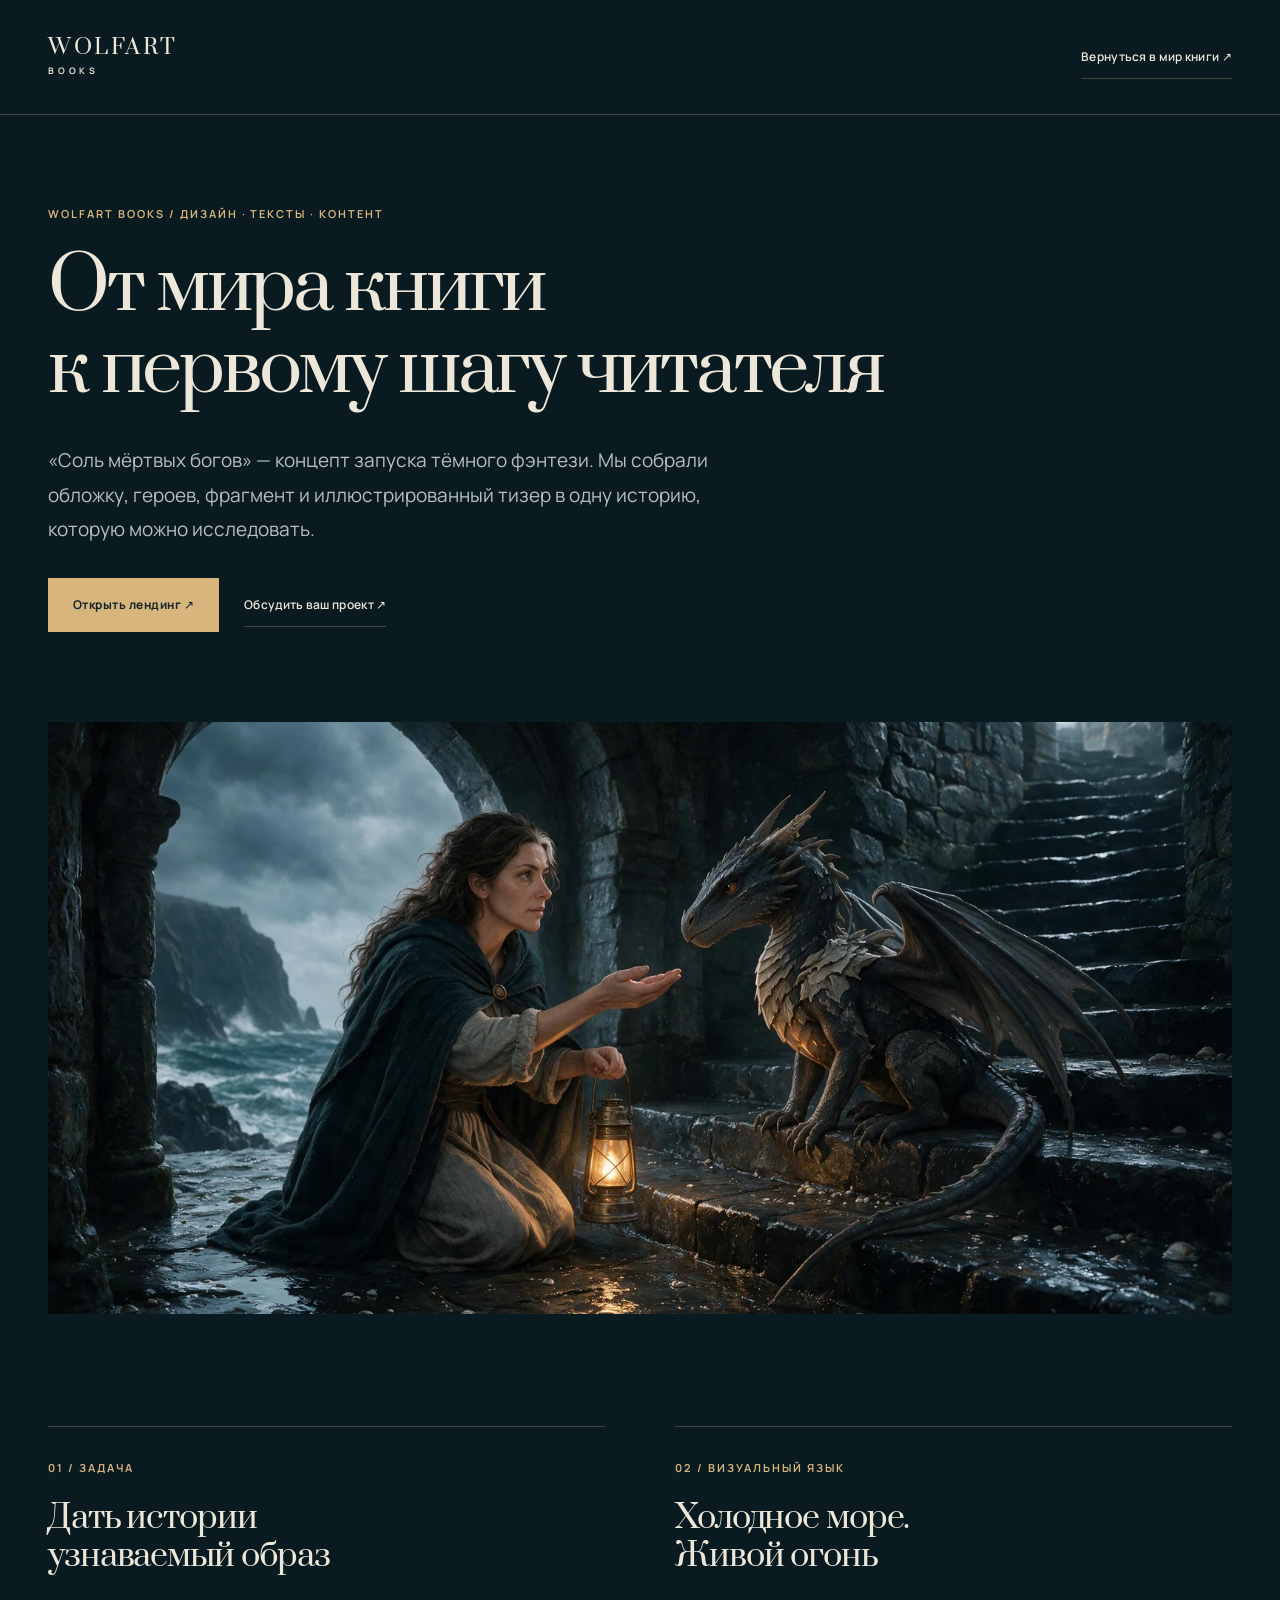
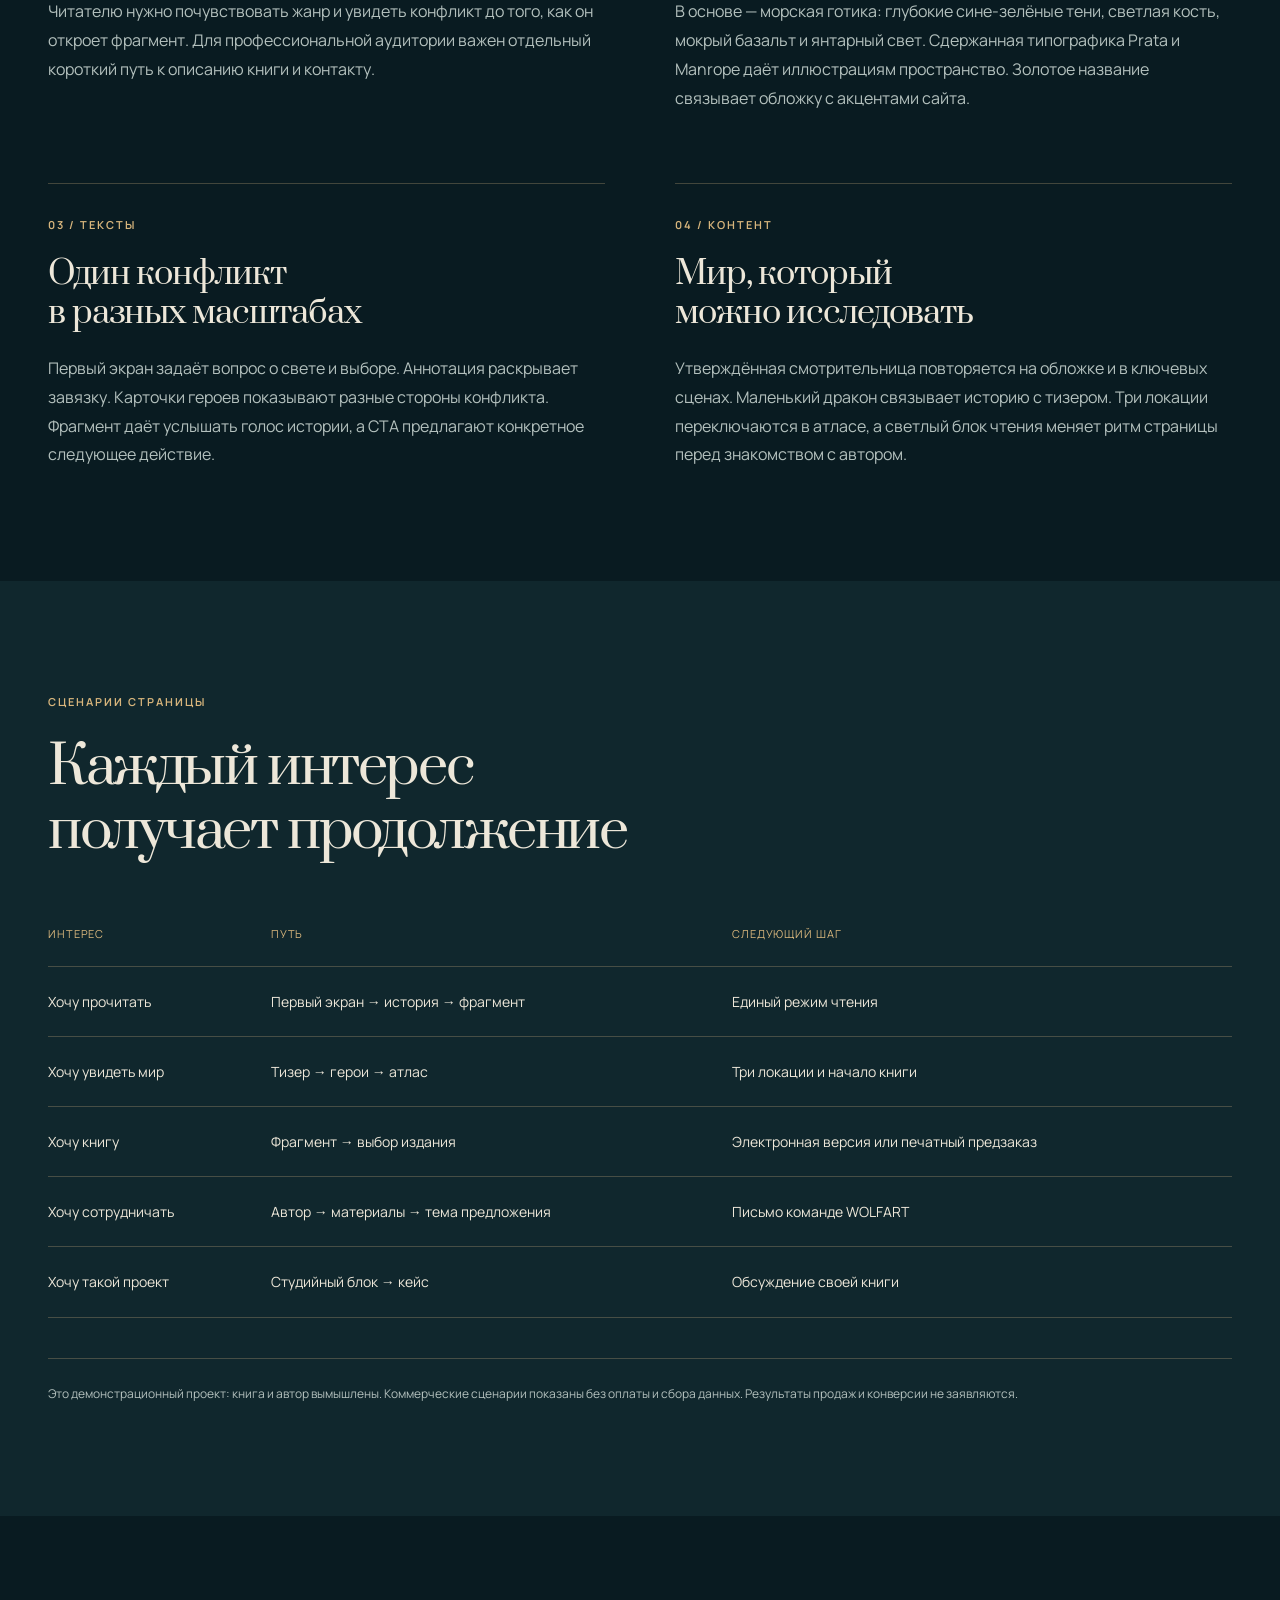
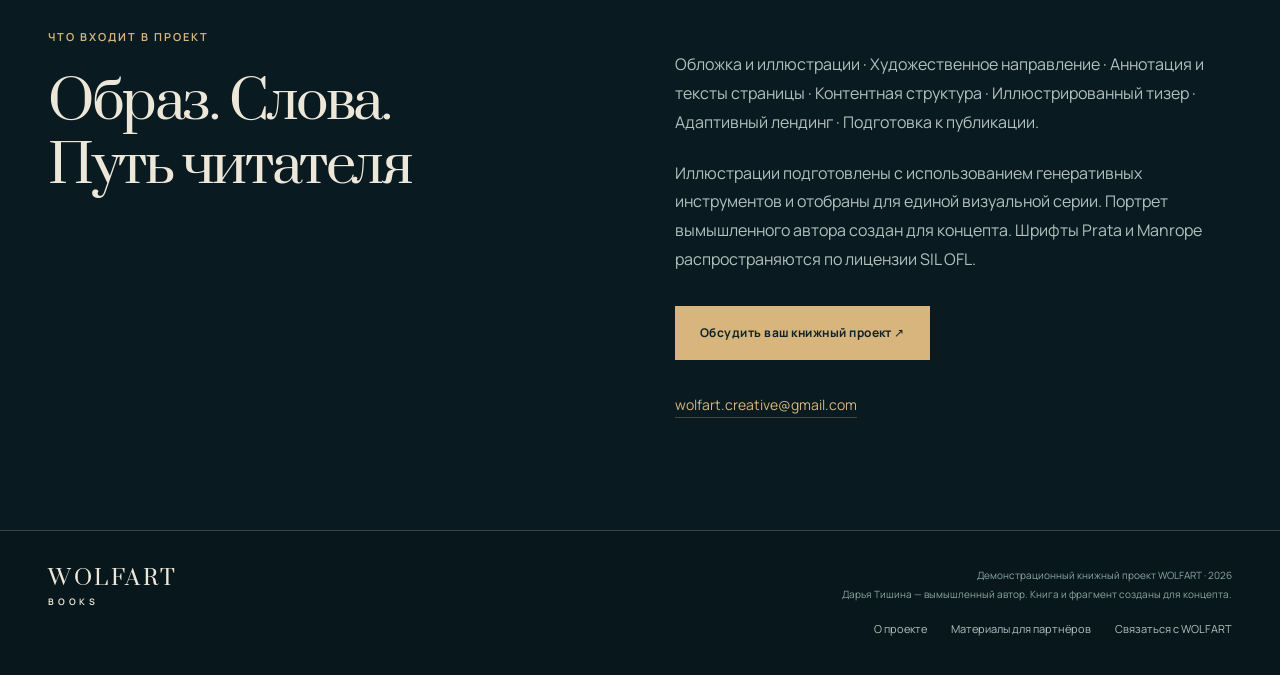
<file: books/salt/case.html>
<!doctype html>
<html lang="ru"><head><meta charset="utf-8"><meta name="viewport" content="width=device-width, initial-scale=1">
<title>Соль мёртвых богов — книжный проект WOLFART</title><meta name="description" content="Дизайн, тексты и сценарии книжного лендинга: как мир истории превращается в путь читателя."><meta name="theme-color" content="#091b21">
<meta property="og:type" content="website"><meta property="og:locale" content="ru_RU"><meta property="og:title" content="Соль мёртвых богов — книжный проект WOLFART"><meta property="og:description" content="Дизайн, тексты и сценарии книжного лендинга: как мир истории превращается в путь читателя."><meta property="og:image" content="https://wolfcubmusic.github.io/portfolio/books/salt/salt-assets/share.jpg"><meta property="og:url" content="https://wolfcubmusic.github.io/portfolio/books/salt/case.html"><meta name="twitter:card" content="summary_large_image">
<link rel="icon" href="salt-assets/favicon.svg" type="image/svg+xml"><link rel="preload" href="salt-assets/fonts/prata-cyrillic.woff2" as="font" type="font/woff2" crossorigin><link rel="preload" href="salt-assets/fonts/manrope-cyrillic.woff2" as="font" type="font/woff2" crossorigin><link rel="stylesheet" href="salt-assets/site.css"><script src="salt-assets/site.js" defer></script></head><body><a class="skip" href="#case-main">К содержанию</a><header class="case-header"><div class="wrap"><a class="brand" href="index.html" aria-label="WOLFART BOOKS — главная">WOLFART<small>BOOKS</small></a><a class="text-link" href="index.html">Вернуться в мир книги ↗</a></div></header><main id="case-main"><section class="case-hero"><div class="wrap"><span class="eyebrow">WOLFART BOOKS / Дизайн · Тексты · Контент</span><h1>От мира книги<br>к первому шагу читателя</h1><p class="case-lede">«Соль мёртвых богов» — концепт запуска тёмного фэнтези. Мы собрали обложку, героев, фрагмент и иллюстрированный тизер в одну историю, которую можно исследовать.</p><div class="actions"><a class="btn" href="index.html">Открыть лендинг ↗</a><a class="text-link" href="mailto:wolfart.creative@gmail.com?subject=Книжный%20проект%20для%20WOLFART">Обсудить ваш проект ↗</a></div></div></section><div class="wrap"><img class="case-image" src="salt-assets/story-1600.webp" srcset="salt-assets/story-900.webp 900w, salt-assets/story-1600.webp 1600w" sizes="100vw" width="1600" height="900" alt="Смотрительница и маленький дракон на лестнице маяка" loading="lazy" decoding="async"></div><section class="section"><h2 class="sr-only">Подход к проекту</h2><div class="wrap case-grid"><div class="case-step"><span class="meta">01 / Задача</span><h3>Дать истории<br>узнаваемый образ</h3><p>Читателю нужно почувствовать жанр и увидеть конфликт до того, как он откроет фрагмент. Для профессиональной аудитории важен отдельный короткий путь к описанию книги и контакту.</p></div><div class="case-step"><span class="meta">02 / Визуальный язык</span><h3>Холодное море.<br>Живой огонь</h3><p>В основе — морская готика: глубокие сине-зелёные тени, светлая кость, мокрый базальт и янтарный свет. Сдержанная типографика Prata и Manrope даёт иллюстрациям пространство. Золотое название связывает обложку с акцентами сайта.</p></div><div class="case-step"><span class="meta">03 / Тексты</span><h3>Один конфликт<br>в разных масштабах</h3><p>Первый экран задаёт вопрос о свете и выборе. Аннотация раскрывает завязку. Карточки героев показывают разные стороны конфликта. Фрагмент даёт услышать голос истории, а CTA предлагают конкретное следующее действие.</p></div><div class="case-step"><span class="meta">04 / Контент</span><h3>Мир, который<br>можно исследовать</h3><p>Утверждённая смотрительница повторяется на обложке и в ключевых сценах. Маленький дракон связывает историю с тизером. Три локации переключаются в атласе, а светлый блок чтения меняет ритм страницы перед знакомством с автором.</p></div></div></section><section class="section world-section"><div class="wrap"><span class="eyebrow">Сценарии страницы</span><h2>Каждый интерес<br>получает продолжение</h2><table class="case-routes"><thead><tr><th scope="col">Интерес</th><th scope="col">Путь</th><th scope="col">Следующий шаг</th></tr></thead><tbody><tr><td>Хочу прочитать</td><td>Первый экран → история → фрагмент</td><td>Единый режим чтения</td></tr><tr><td>Хочу увидеть мир</td><td>Тизер → герои → атлас</td><td>Три локации и начало книги</td></tr><tr><td>Хочу книгу</td><td>Фрагмент → выбор издания</td><td>Электронная версия или печатный предзаказ</td></tr><tr><td>Хочу сотрудничать</td><td>Автор → материалы → тема предложения</td><td>Письмо команде WOLFART</td></tr><tr><td>Хочу такой проект</td><td>Студийный блок → кейс</td><td>Обсуждение своей книги</td></tr></tbody></table><p class="case-note">Это демонстрационный проект: книга и автор вымышлены. Коммерческие сценарии показаны без оплаты и сбора данных. Результаты продаж и конверсии не заявляются.</p></div></section><section class="section"><div class="wrap case-grid"><div><span class="eyebrow">Что входит в проект</span><h2>Образ. Слова.<br>Путь читателя</h2></div><div><p>Обложка и иллюстрации · Художественное направление · Аннотация и тексты страницы · Контентная структура · Иллюстрированный тизер · Адаптивный лендинг · Подготовка к публикации.</p><p>Иллюстрации подготовлены с использованием генеративных инструментов и отобраны для единой визуальной серии. Портрет вымышленного автора создан для концепта. Шрифты Prata и Manrope распространяются по лицензии SIL OFL.</p><div class="actions"><a class="btn" href="mailto:wolfart.creative@gmail.com?subject=Книжный%20проект%20для%20WOLFART">Обсудить ваш книжный проект ↗</a></div><div class="studio-contact"><a class="email-link" href="mailto:wolfart.creative@gmail.com">wolfart.creative@gmail.com</a></div></div></div></section></main><footer class="footer"><div class="wrap footer-inner"><a class="brand" href="index.html" aria-label="WOLFART BOOKS — главная">WOLFART<small>BOOKS</small></a><div class="footer-note">Демонстрационный книжный проект WOLFART · 2026<br>Дарья Тишина — вымышленный автор. Книга и фрагмент созданы для концепта.<div class="footer-links"><a href="case.html">О проекте</a><a href="press-kit.html">Материалы для партнёров</a><a href="mailto:wolfart.creative@gmail.com">Связаться с WOLFART</a></div></div></div></footer></body></html>
</file>
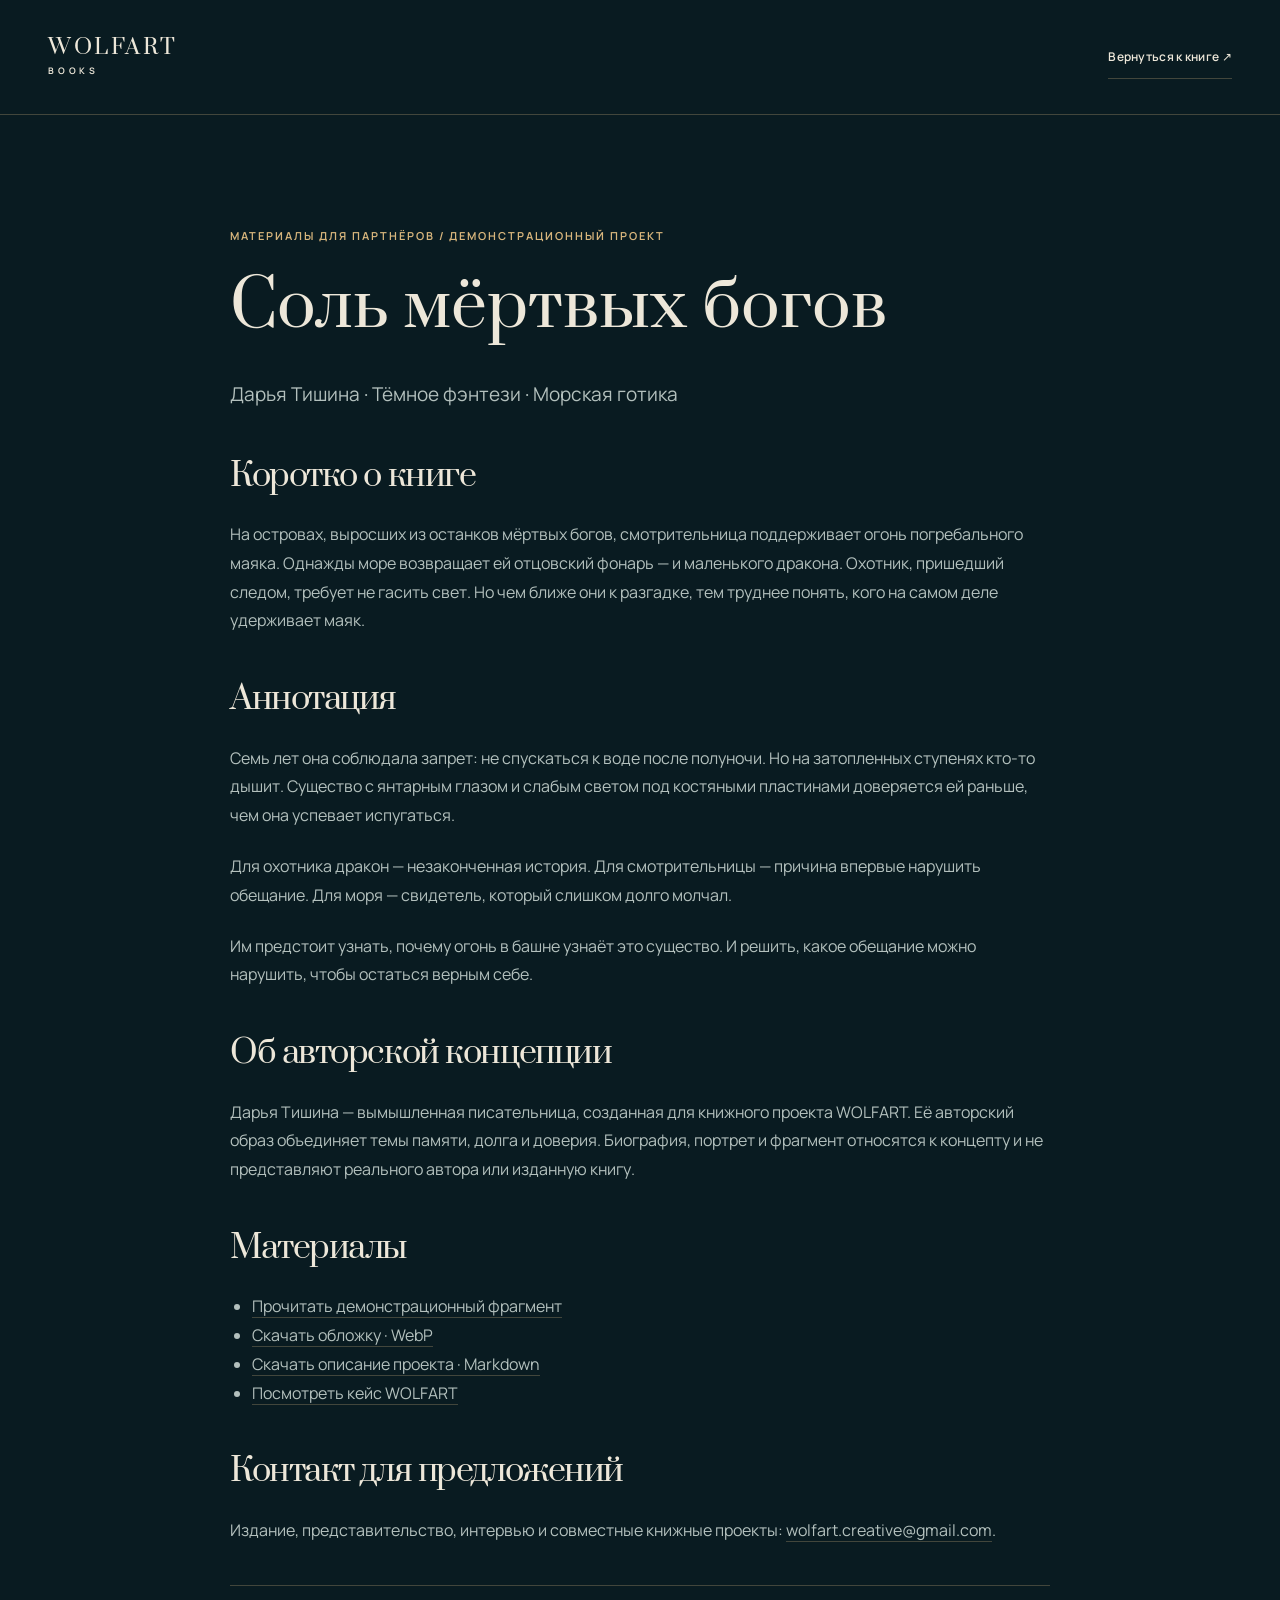
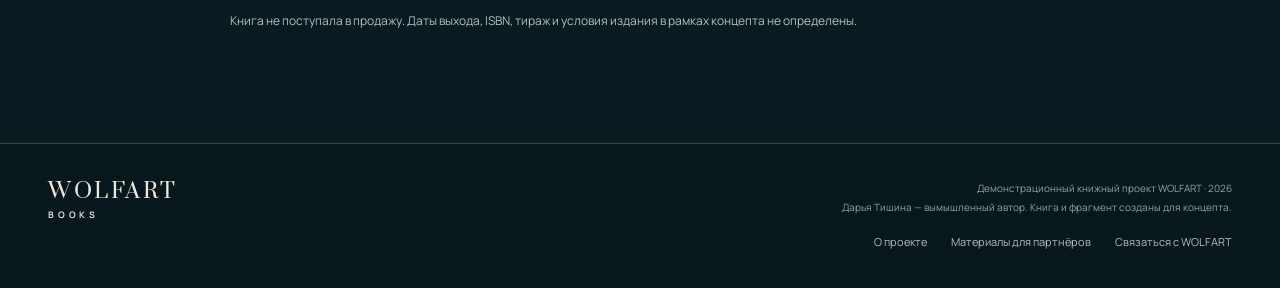
<file: books/salt/press-kit.html>
<!doctype html>
<html lang="ru"><head><meta charset="utf-8"><meta name="viewport" content="width=device-width, initial-scale=1">
<title>Соль мёртвых богов — материалы для партнёров</title><meta name="description" content="Краткое описание книги, авторская концепция и контакт WOLFART для профессионального сотрудничества."><meta name="theme-color" content="#091b21">
<meta property="og:type" content="website"><meta property="og:locale" content="ru_RU"><meta property="og:title" content="Соль мёртвых богов — материалы для партнёров"><meta property="og:description" content="Краткое описание книги, авторская концепция и контакт WOLFART для профессионального сотрудничества."><meta property="og:image" content="https://wolfcubmusic.github.io/portfolio/books/salt/salt-assets/share.jpg"><meta property="og:url" content="https://wolfcubmusic.github.io/portfolio/books/salt/press-kit.html"><meta name="twitter:card" content="summary_large_image">
<link rel="icon" href="salt-assets/favicon.svg" type="image/svg+xml"><link rel="preload" href="salt-assets/fonts/prata-cyrillic.woff2" as="font" type="font/woff2" crossorigin><link rel="preload" href="salt-assets/fonts/manrope-cyrillic.woff2" as="font" type="font/woff2" crossorigin><link rel="stylesheet" href="salt-assets/site.css"><script src="salt-assets/site.js" defer></script></head><body><a class="skip" href="#press-main">К содержанию</a><header class="case-header"><div class="wrap"><a class="brand" href="index.html" aria-label="WOLFART BOOKS — главная">WOLFART<small>BOOKS</small></a><a class="text-link" href="index.html">Вернуться к книге ↗</a></div></header><main class="section" id="press-main"><div class="wrap press-content"><span class="eyebrow">Материалы для партнёров / Демонстрационный проект</span><h1 style="font-size:clamp(39px,5vw,65px)">Соль мёртвых богов</h1><p class="case-lede">Дарья Тишина · Тёмное фэнтези · Морская готика</p><h2>Коротко о книге</h2><p>На островах, выросших из останков мёртвых богов, смотрительница поддерживает огонь погребального маяка. Однажды море возвращает ей отцовский фонарь — и маленького дракона. Охотник, пришедший следом, требует не гасить свет. Но чем ближе они к разгадке, тем труднее понять, кого на самом деле удерживает маяк.</p><h2>Аннотация</h2><p>Семь лет она соблюдала запрет: не спускаться к воде после полуночи. Но на затопленных ступенях кто-то дышит. Существо с янтарным глазом и слабым светом под костяными пластинами доверяется ей раньше, чем она успевает испугаться.</p><p>Для охотника дракон — незаконченная история. Для смотрительницы — причина впервые нарушить обещание. Для моря — свидетель, который слишком долго молчал.</p><p>Им предстоит узнать, почему огонь в башне узнаёт это существо. И решить, какое обещание можно нарушить, чтобы остаться верным себе.</p><h2>Об авторской концепции</h2><p>Дарья Тишина — вымышленная писательница, созданная для книжного проекта WOLFART. Её авторский образ объединяет темы памяти, долга и доверия. Биография, портрет и фрагмент относятся к концепту и не представляют реального автора или изданную книгу.</p><h2>Материалы</h2><ul><li><a href="index.html#fragment">Прочитать демонстрационный фрагмент</a></li><li><a href="salt-assets/cover-1024.webp" download="wolfart-salt-cover.webp">Скачать обложку · WebP</a></li><li><a href="press-kit.md" download>Скачать описание проекта · Markdown</a></li><li><a href="case.html">Посмотреть кейс WOLFART</a></li></ul><h2>Контакт для предложений</h2><p>Издание, представительство, интервью и совместные книжные проекты: <a href="mailto:wolfart.creative@gmail.com?subject=Сотрудничество%20по%20проекту%20Соль%20мёртвых%20богов">wolfart.creative@gmail.com</a>.</p><p class="case-note">Книга не поступала в продажу. Даты выхода, ISBN, тираж и условия издания в рамках концепта не определены.</p></div></main><footer class="footer"><div class="wrap footer-inner"><a class="brand" href="index.html" aria-label="WOLFART BOOKS — главная">WOLFART<small>BOOKS</small></a><div class="footer-note">Демонстрационный книжный проект WOLFART · 2026<br>Дарья Тишина — вымышленный автор. Книга и фрагмент созданы для концепта.<div class="footer-links"><a href="case.html">О проекте</a><a href="press-kit.html">Материалы для партнёров</a><a href="mailto:wolfart.creative@gmail.com">Связаться с WOLFART</a></div></div></div></footer></body></html>
</file>
<file: assets/css/site.css>
/* ============================================================
   WOLFART Design · ПЕРВЫЙ ЭКРАН «АВТОРСКАЯ ОБЛОЖКА»
   Палитра: фон #F5F5F2 · текст #222423 · акцент #3454E8
   ============================================================ */

:root{
  --bg:      #F5F5F2;
  --ink:     #222423;
  --accent:  #3454E8;
  --muted:   #5C5E5B;
  --line:    rgba(34,36,35,.16);

  --pad-x:   clamp(20px, 4.2vw, 80px);

  /* Шрифты: без внешних библиотек. Заменяемые стеки. */
  --sans:   "Segoe UI", "Helvetica Neue", Helvetica, Arial, sans-serif;
  --grotesk:"Helvetica Neue", "Segoe UI", Roboto, Arial, sans-serif;
  --mono:   ui-monospace, "SF Mono", "Cascadia Mono", Consolas, "Liberation Mono", monospace;
}

*,*::before,*::after{ box-sizing:border-box; margin:0; padding:0; }

html{ scroll-behavior:auto; }
@media (prefers-reduced-motion: no-preference){
  html{ scroll-behavior:smooth; }
}

html{ scrollbar-gutter:stable; }
body.dialog-open{ overflow:hidden; }

body{
  background:var(--bg);
  color:var(--ink);
  font-family:var(--sans);
  font-size:17px;
  line-height:1.65;
  -webkit-font-smoothing:antialiased;
}

::selection{ background:rgba(52,84,232,.18); }

img,svg{ display:block; max-width:100%; }
button{ font:inherit; color:inherit; }
a{ color:var(--accent); }

:focus-visible{
  outline:2px solid var(--accent);
  outline-offset:3px;
  border-radius:2px;
}

.visually-hidden{
  position:absolute; width:1px; height:1px; margin:-1px;
  overflow:hidden; clip:rect(0 0 0 0); clip-path:inset(50%); white-space:nowrap;
}

.skip{
  position:fixed; top:-60px; left:var(--pad-x); z-index:60;
  background:var(--ink); color:var(--bg);
  font:600 13px/1 var(--mono); letter-spacing:.08em;
  padding:12px 18px; text-decoration:none;
  transition:top .25s ease;
}
.skip:focus-visible{ top:12px; }

/* ---------- вертикальная колонка-колонтитул (декор разворота) ---------- */
.folio-side{
  position:fixed; right:14px; top:50%;
  transform:translateY(-50%) rotate(180deg);
  writing-mode:vertical-rl;
  font:500 10.5px var(--mono); letter-spacing:.34em; text-transform:uppercase;
  color:rgba(34,36,35,.42);
  pointer-events:none; z-index:1; white-space:nowrap;
}
@media (max-width:1340px){ .folio-side{ display:none; } }

/* ============================= ШАПКА ============================= */
.site-head{
  display:flex; align-items:flex-end; justify-content:space-between;
  gap:24px 40px; flex-wrap:wrap;
  padding:clamp(18px,2.4vh,26px) var(--pad-x);
  border-bottom:1px solid var(--line);
}
.brand-name{
  font:800 clamp(16px,1.2vw,19px)/1.1 var(--grotesk);
  letter-spacing:.055em; text-transform:uppercase;
}
.brand-role{
  margin-top:5px;
  font:500 12px/1.4 var(--mono); letter-spacing:.14em; text-transform:uppercase;
  color:var(--muted);
}
.site-nav{ display:flex; align-items:center; gap:clamp(16px,2vw,34px); }
.nav-link{
  background:none; border:0; padding:6px 2px; cursor:pointer;
  font:600 12.5px/1 var(--mono); letter-spacing:.16em; text-transform:uppercase;
  color:var(--ink); text-decoration:none;
  border-bottom:2px solid transparent;
  transition:color .25s ease, border-color .25s ease;
}
.nav-link:hover{ color:var(--accent); border-bottom-color:var(--accent); }
.nav-link .arr{ color:var(--accent); display:inline-block; transition:transform .25s ease; }
.nav-link:hover .arr{ transform:translate(2px,-2px); }

/* ============================ РАЗВОРОТ ============================ */
.spread{
  display:grid;
  grid-template-columns:minmax(0,38fr) minmax(0,62fr);
  gap:clamp(32px,4vw,72px);
  align-items:start;
  padding:clamp(28px,4.5vh,60px) var(--pad-x) clamp(34px,5.5vh,72px);
}

/* ---------- левая колонка: самопрезентация ---------- */
.intro{ display:flex; flex-direction:column; min-width:0; container-type:inline-size; }

.kicker{
  display:flex; align-items:center; gap:12px;
  font:600 12px/1.5 var(--mono); letter-spacing:.22em; text-transform:uppercase;
  color:var(--muted);
}
.kicker::before{ content:""; width:10px; height:10px; background:var(--accent); flex:none; }

.headline{
  margin-top:clamp(18px,2.6vh,30px);
  font:800 clamp(40px,5.2vw,104px)/0.99 var(--grotesk);
  letter-spacing:-.022em; text-transform:uppercase;
}
.headline .line{
  display:block; overflow:hidden;
  padding-bottom:.09em; margin-bottom:-.09em; /* место под выносные/хвосты */
}
.headline .line-in{
  display:block; transform:none;
  animation:rise .95s cubic-bezier(.16,1,.3,1) forwards;
  animation-delay:calc(.1s + .13s * var(--i,0));
}
.headline .pt{ font-style:normal; color:var(--accent); }
.soft-wrap{ overflow-wrap:normal; word-break:normal; }
@supports(font-size:1cqi){ .headline{ font-size:clamp(34px,16cqi,104px); } }
@keyframes rise{ from{ transform:translateY(114%); } to{ transform:translateY(0); } }

.lede{
  margin-top:clamp(18px,2.6vh,28px);
  max-width:33em;
  color:rgba(34,36,35,.9);
}

.cta{
  display:inline-flex; align-items:center; gap:14px;
  margin-top:clamp(22px,3.2vh,34px); align-self:flex-start;
  padding:15px 24px;
  border:1px solid var(--ink);
  font:700 13px/1 var(--mono); letter-spacing:.16em; text-transform:uppercase;
  color:var(--ink); text-decoration:none;
  transition:background .3s ease, color .3s ease;
}
.cta .arr{ color:var(--accent); font-size:15px; transition:transform .3s cubic-bezier(.2,.8,.2,1), color .3s ease; }
.cta:hover{ background:var(--ink); color:var(--bg); }
.cta:hover .arr{ color:var(--bg); transform:translate(3px,-3px); }

.intro-meta{
  margin-top:clamp(18px,2.6vh,26px);
  font:500 11.5px/1.6 var(--mono); letter-spacing:.12em; text-transform:uppercase;
  color:var(--muted);
}

.cue{
  margin-top:auto; padding-top:clamp(26px,4vh,44px);
  display:flex; align-items:center; gap:14px;
  font:500 11px var(--mono); letter-spacing:.22em; text-transform:uppercase;
  color:var(--muted);
}
.cue-line{ position:relative; width:64px; height:1px; background:var(--line); overflow:hidden; flex:none; }
.cue-line::after{
  content:""; position:absolute; inset:0; background:var(--accent);
  transform:translateX(-101%);
  animation:cue 2.6s cubic-bezier(.6,0,.3,1) infinite;
}
@keyframes cue{ 0%{transform:translateX(-101%)} 55%{transform:translateX(0)} 100%{transform:translateX(101%)} }

/* ---------- правая колонка: галерея ---------- */
#projects{ scroll-margin-top:20px; }

.gallery-head{
  display:flex; align-items:baseline; justify-content:space-between; gap:16px;
  padding:12px 2px; margin-bottom:clamp(18px,2.6vh,30px);
  border-top:1px solid var(--ink); border-bottom:1px solid var(--line);
  font:600 12px/1.5 var(--mono); letter-spacing:.22em; text-transform:uppercase;
}
.gh-count{ color:var(--accent); }

.gallery-grid{
  display:grid;
  grid-template-columns:minmax(0,1.42fr) minmax(0,1fr);
  grid-template-rows:auto auto;
  column-gap:clamp(20px,2.4vw,36px);
}
.stack{
  grid-column:2; grid-row:1 / 3;
  display:flex; flex-direction:column; justify-content:flex-start;
  gap:28px; min-width:0;
}
.card{ min-width:0; }
.card-polden{ grid-column:1; grid-row:1 / 3; align-self:start; }

.card-btn{
  display:block; width:100%; text-align:left;
  background:none; border:0; padding:0; cursor:pointer;
}
.card-btn:focus-visible{ outline:2px solid var(--accent); outline-offset:6px; }

.frame{
  display:block; width:100%; overflow:hidden;
  background:#fff; border:1px solid var(--line);
}
.frame svg,.frame img{ width:100%; height:100%; object-fit:contain; transform-origin:center; transition:transform .8s cubic-bezier(.2,.8,.2,1); }
.frame-tall{ aspect-ratio:3 / 4; }
.frame-wide{ aspect-ratio:4 / 3; }
/* Нижняя карточка заполняет высоту колонки; промежуток остаётся постоянным. */
@media (min-width:641px){
  .stack > .card:last-child{ flex:1; min-height:0; display:flex; }
  .stack > .card:last-child .card-btn{ display:flex; flex-direction:column; min-height:0; }
  .stack > .card:last-child .frame{
    position:relative; flex:1; min-height:0; aspect-ratio:auto; background:#EEEBE3;
  }
  .stack > .card:last-child .frame svg,
  .stack > .card:last-child .frame img{
    position:absolute; inset:0; width:100%; height:100%; object-fit:contain;
  }
  .stack > .card:last-child .cap{ flex:none; width:100%; }
}


.card-btn:hover .frame{ border-color:var(--accent); }

/* Макеты остаются неподвижными: текст внутри изображений не обрезается. */
.cap{
  display:flex; align-items:baseline; flex-wrap:wrap; gap:6px 10px;
  margin-top:12px; padding-top:11px;
  border-top:1px solid var(--line);
}
.cap-index{ font:700 11px var(--mono); color:var(--accent); letter-spacing:.1em; }
.cap-title{
  position:relative;
  font:800 14.5px/1.2 var(--grotesk); letter-spacing:.08em; text-transform:uppercase;
}
.cap-title::after{
  content:"↗"; margin-left:7px; color:var(--accent);
  display:inline-block; transition:transform .3s cubic-bezier(.2,.8,.2,1);
}
.cap-btn:hover .cap-title::after,
.card-btn:hover .cap-title::after{ transform:translate(3px,-3px); }
.cap-type{
  margin-left:auto;
  font:500 11.5px/1.5 var(--mono); letter-spacing:.1em; text-transform:uppercase;
  color:var(--muted);
}

/* ============================= ПОДВАЛ ============================= */
.site-foot{
  display:flex; align-items:baseline; justify-content:space-between; gap:12px 28px; flex-wrap:wrap;
  padding:clamp(16px,2.2vh,22px) var(--pad-x);
  border-top:1px solid var(--line);
}
.foot-note{ font-size:13.5px; color:rgba(34,36,35,.85); }
.foot-mark{ font:500 11px var(--mono); letter-spacing:.18em; text-transform:uppercase; color:var(--muted); }

/* =========================== ДИАЛОГИ =========================== */
dialog.dlg{
  border:1px solid var(--line);
  background:#FBFBF8; color:var(--ink);
  margin:auto;
  overscroll-behavior:contain;
  width:min(560px, calc(100vw - 36px));
  max-height:min(84vh, 720px);
  max-height:min(84dvh, 720px);
  padding:clamp(24px,4vw,36px);
  overflow:auto;
  box-shadow:0 24px 60px -28px rgba(25,27,26,.35); /* лёгкая, не «SaaS-тень» */
}
dialog.dlg::backdrop{ background:rgba(24,26,25,.52); }
@media (prefers-reduced-motion: no-preference){
  dialog.dlg[open]{ animation:dlg-in .34s cubic-bezier(.2,.9,.3,1); }
}
@keyframes dlg-in{
  from{ opacity:0; transform:translateY(16px); }
  to  { opacity:1; transform:none; }
}

.dlg-top{ display:flex; align-items:center; justify-content:space-between; gap:16px; }
.dlg-kicker{
  font:600 11.5px/1 var(--mono); letter-spacing:.22em; text-transform:uppercase;
  color:var(--muted);
}
.dlg-close{
  width:38px; height:38px; flex:none;
  display:grid; place-items:center;
  background:none; border:1px solid var(--line); border-radius:50%;
  cursor:pointer; transition:background .25s ease, color .25s ease, border-color .25s ease;
}
.dlg-close:hover{ background:var(--ink); color:var(--bg); border-color:var(--ink); }
.dlg-close svg{ width:14px; height:14px; }

.dlg-title{
  margin-top:16px;
  font:800 clamp(24px,3.4vw,32px)/1.12 var(--grotesk);
  letter-spacing:-.01em; text-transform:uppercase;
}
.dlg-body{ margin-top:14px; font-size:16px; color:rgba(34,36,35,.9); }
.dlg-note{
  margin-top:20px; padding-top:14px; border-top:1px solid var(--line);
  font:500 11.5px/1.7 var(--mono); letter-spacing:.08em; text-transform:uppercase;
  color:var(--muted);
}

/* шаги процесса */
.steps{ list-style:none; margin-top:18px; border-top:1px solid var(--line); }
.steps li{
  display:grid; grid-template-columns:46px 1fr; gap:14px;
  padding:13px 0; border-bottom:1px solid var(--line);
}
.steps .num{ font:700 12px/1.6 var(--mono); color:var(--accent); }
.steps .st-name{ font:700 15px/1.5 var(--grotesk); letter-spacing:.03em; text-transform:uppercase; }
.steps .st-desc{ display:block; font-size:14.5px; color:rgba(34,36,35,.78); }

.mail-address{
  margin-top:18px;
  font:800 clamp(17px,2.6vw,22px)/1.3 var(--grotesk); letter-spacing:.01em;
  color:var(--accent); cursor:text;
  overflow-wrap:anywhere;
  -webkit-user-select:all; user-select:all;
}

/* --------------------- появление при прокрутке --------------------- */
[data-reveal]{
  opacity:1; transform:none;
  transition:opacity .7s ease, transform .7s cubic-bezier(.16,1,.3,1);
  transition-delay:var(--rd,0s);
}
[data-reveal].reveal-pending{ opacity:0; transform:translateY(22px); }
[data-reveal].is-in{ opacity:1; transform:none; }

/* =========================== АДАПТИВ =========================== */
@media (max-width:1024px){
  .spread{ grid-template-columns:1fr; }
  .intro{ max-width:640px; }
  .cue{ padding-top:30px; }
}
@media (max-width:860px){
  .site-head{ align-items:flex-start; flex-direction:column; gap:14px; }
}
@media (max-width:640px){
  body{ font-size:16px; }
  .headline{ font-size:clamp(34px,10.5vw,54px); }
  .gallery-grid{ grid-template-columns:1fr; row-gap:24px; }
  .card-polden{ grid-column:1; grid-row:auto; }
  .stack{ grid-column:1; grid-row:auto; }
  .stack{ display:grid; grid-template-columns:1fr 1fr; gap:16px; align-items:start; }
  .cap-type{ margin-left:0; width:100%; }
  .site-nav{ flex-wrap:wrap; gap:12px 20px; }
}
@media (max-width:460px){
  .stack{ grid-template-columns:1fr; gap:24px; }
  .gallery-grid{ grid-template-columns:1fr; }
  .card-polden{ grid-column:1; grid-row:auto; }
  .stack{ grid-column:1; grid-row:auto; }
}

/* --------------------- prefers-reduced-motion --------------------- */
@media (prefers-reduced-motion: reduce){
  *,*::before,*::after{
    animation-duration:.01ms !important;
    animation-iteration-count:1 !important;
    transition-duration:.01ms !important;
  }
  .headline .line-in{ transform:none; animation:none; }
  [data-reveal]{ opacity:1 !important; transform:none !important; }
  .cue-line::after{ display:none; }
}

/* Реальная обложка ведущего проекта; сохраняем изображение целиком. */
a.card-btn{color:inherit;text-decoration:none;}
.card-polden .frame{aspect-ratio:1122 / 1402;background:#f32118;}
.brand-home{color:inherit;text-decoration:none;}
.brand-home:hover .brand-name{color:var(--accent);}

/* Название студии и направления работы. */
.brand{min-width:0;max-width:100%;}
.brand-name{text-transform:none;letter-spacing:.035em;}
.brand-role{max-width:70ch;line-height:1.65;letter-spacing:.07em;}

/* Две готовые обложки — рядом, в одинаковом масштабе. */
.gallery-grid{grid-template-columns:repeat(2,minmax(0,1fr));grid-template-rows:auto;gap:28px clamp(20px,2.4vw,36px);}
.card-polden,.card-tishe{grid-column:auto;grid-row:auto;align-self:start;}
.card-tishe .frame{aspect-ratio:1122/1402;background:#E4EBF5;}
.gallery-grid > .card-mesto{grid-column:1 / -1;}
.card-mesto .card-btn{display:grid;grid-template-columns:minmax(0,.7fr) minmax(0,1fr);gap:24px;align-items:center;}
.card-mesto .cap{margin-top:0;align-content:center;}
@media(max-width:640px){.gallery-grid{grid-template-columns:repeat(2,minmax(0,1fr));gap:24px 16px;}.card-polden,.card-tishe{grid-column:auto;grid-row:auto;}}
@media(max-width:460px){.gallery-grid{grid-template-columns:1fr;}.gallery-grid > .card-mesto{grid-column:1;}.card-mesto .card-btn{grid-template-columns:minmax(0,.75fr) minmax(0,1fr);gap:16px;}}
</file>
<file: assets/css/mesto-home.css>
/* Finished MESTO card: full-width image, same gallery edges and gaps. */
.gallery-grid>.card-mesto{grid-column:1/-1}
.card-mesto .card-btn{display:block}
.card-mesto .frame{aspect-ratio:4/3;background:#F3F0E9}
.card-mesto .cap{margin-top:12px;align-content:normal}
</file>
<file: assets/css/portfolio-four.css>
/* Four projects, two aligned rows. The approved covers remain whole. */
.gallery-grid{grid-template-columns:repeat(2,minmax(0,1fr));grid-template-rows:auto;gap:32px clamp(20px,2.4vw,36px)}
.gallery-grid>.card-polden,.gallery-grid>.card-tishe,.gallery-grid>.card-mesto,.gallery-grid>.card-loop{grid-column:auto;grid-row:auto;align-self:start}
.card-mesto .card-btn,.card-loop .card-btn{display:block}
.card-mesto .frame,.card-loop .frame{aspect-ratio:4/3;background:#fff}
.card-mesto .cap,.card-loop .cap{margin-top:12px;align-content:normal}
@media(max-width:640px){.gallery-grid{gap:28px 16px}.gallery-grid .cap-type{width:100%;margin-left:0}}
@media(max-width:460px){.gallery-grid{grid-template-columns:1fr;gap:32px}.gallery-grid>.card{grid-column:1;grid-row:auto}}
</file>
<file: books/after-signal/style.css>
@font-face{font-family:Manrope;font-style:normal;font-weight:200 800;font-display:swap;src:url('assets/fonts/manrope-cyrillic.woff2') format('woff2');unicode-range: U+0301, U+0400-045F, U+0490-0491, U+04B0-04B1, U+2116;}
@font-face{font-family:Manrope;font-style:normal;font-weight:200 800;font-display:swap;src:url('assets/fonts/manrope-latin.woff2') format('woff2');unicode-range: U+0000-00FF, U+0131, U+0152-0153, U+02BB-02BC, U+02C6, U+02DA, U+02DC, U+0304, U+0308, U+0329, U+2000-206F, U+20AC, U+2122, U+2191, U+2193, U+2212, U+2215, U+FEFF, U+FFFD;}
@font-face{font-family:Prata;font-style:normal;font-weight:400;font-display:swap;src:url('assets/fonts/prata-cyrillic.woff2') format('woff2');unicode-range: U+0301, U+0400-045F, U+0490-0491, U+04B0-04B1, U+2116;}
@font-face{font-family:Prata;font-style:normal;font-weight:400;font-display:swap;src:url('assets/fonts/prata-latin.woff2') format('woff2');unicode-range: U+0000-00FF, U+0131, U+0152-0153, U+02BB-02BC, U+02C6, U+02DA, U+02DC, U+0304, U+0308, U+0329, U+2000-206F, U+20AC, U+2122, U+2191, U+2193, U+2212, U+2215, U+FEFF, U+FFFD;}
:root{--ink:#111e20;--deep:#0c1719;--paper:#ede9df;--red:#e34d38;--muted:#a4b0ad;--line:rgba(229,235,222,.22);--serif:Prata,Georgia,serif;--sans:Manrope,Arial,sans-serif;--gutter:clamp(24px,4.45vw,80px)}
*,*::before,*::after{box-sizing:border-box}html{scroll-behavior:smooth;scroll-padding-top:24px}body{margin:0;color:var(--paper);background:var(--ink);font:400 15px/1.75 var(--sans);-webkit-font-smoothing:antialiased}body.modal-open{overflow:hidden}button,input{font:inherit}button,a{-webkit-tap-highlight-color:transparent}a{color:inherit;text-decoration:none}button{color:inherit;cursor:pointer}button:disabled{cursor:default}img{max-width:100%;display:block}button{border:0}p,h1,h2,h3,figure{margin:0}p+p{margin-top:20px}h1,h2,h3{font-weight:400}h2{font:400 clamp(34px,4.6vw,68px)/1.3 var(--serif);letter-spacing:-.055em}h2 em{font-style:normal;color:#62706b}.wrap{width:100%;max-width:1680px;padding-inline:var(--gutter);margin-inline:auto}.section{padding-block:112px}.eyebrow{font:600 11px/1.5 var(--sans);letter-spacing:.15em;display:flex;align-items:center;gap:10px}.fine{font-size:13px;color:var(--muted)}.paper{background:var(--paper);color:var(--ink)}.paper .fine{color:#53615c}.red-dot{display:inline-block;flex-shrink:0;width:6px;height:6px;border-radius:50%;background:var(--red)}.button{display:inline-flex;justify-content:space-between;align-items:center;gap:48px;min-height:58px;padding:17px 24px;font-size:13px;font-weight:600;line-height:1.5;transition:background .22s,transform .22s}.button span{font-size:22px;font-weight:400;line-height:1}.button-red{background:var(--red);color:#081416}.button-red:hover{background:#f46a52;transform:translateY(-2px)}.button-red:active{transform:translateY(0)}.text-button{display:inline-flex;justify-content:space-between;align-items:center;gap:40px;padding:12px 0;border-bottom:1px solid currentColor;background:none;font-size:14px;font-weight:600}.text-button span{font-size:24px;line-height:1}.text-button:hover{color:#8d3525}.skip{position:fixed;z-index:100;top:8px;left:16px;background:var(--paper);color:var(--ink);padding:12px 20px;transform:translateY(-150%)}.skip:focus{transform:translateY(0)}:focus-visible{outline:2px solid var(--red);outline-offset:6px}.button:focus-visible{outline-color:var(--paper);box-shadow:0 0 0 5px var(--ink)}.paper .button:focus-visible{outline-color:var(--ink)}[hidden]{display:none!important}.sr-only{position:absolute;width:1px;height:1px;padding:0;margin:-1px;overflow:hidden;clip:rect(0,0,0,0);white-space:nowrap;border:0}.reading-progress{position:fixed;z-index:60;height:2px;width:100%;background:var(--red);transform:scaleX(0);transform-origin:left;pointer-events:none;top:0;left:0}
/* The first screen is a single film frame. */
.header{position:absolute;z-index:10;inset:0 0 auto;min-height:110px;display:flex;justify-content:space-between;align-items:center;gap:32px}.brand{display:flex;flex-direction:column;flex-shrink:0;line-height:1.3}.brand>span{font:400 24px/1 var(--serif);letter-spacing:-.035em}.brand small{font:400 8px/1.5 var(--sans);letter-spacing:.13em;margin-top:10px}.nav{display:flex;align-items:center;gap:36px}.nav a,.header-read{font-size:12px}.nav a{padding-block:12px}.nav a:hover,.header-read:hover{color:#f9947e}.header-read{padding:12px 0;border-bottom:1px solid rgba(237,233,223,.5);display:flex;align-items:center;gap:32px}.header-read span{font-size:20px;line-height:1}.menu-toggle,.mobile-nav{display:none}.hero{min-height:850px;min-height:100svh;max-height:1200px;position:relative;overflow:hidden;isolation:isolate;background:#142227;display:flex;flex-direction:column;justify-content:center}.hero-picture,.hero-shade{position:absolute;inset:0;z-index:-2}.hero-picture img{height:100%;width:100%;object-fit:cover;object-position:67% 50%;animation:film-settle 1.7s ease-out both}.hero-shade{z-index:-1;background:linear-gradient(90deg,rgba(8,19,23,.80),rgba(8,19,23,.48) 39%,rgba(8,19,23,.02) 80%),linear-gradient(0deg,rgba(9,20,22,.96),transparent 25%,transparent 80%,rgba(8,19,23,.35))}.hero-content{padding-top:157px;padding-bottom:160px}.hero .eyebrow{letter-spacing:.14em;margin-bottom:40px}.age{margin-left:14px;font-size:10px;letter-spacing:.03em;border:1px solid rgba(237,233,223,.35);padding:1px 6px}.hero-author{font-size:14px;letter-spacing:.15em;margin-bottom:18px}.hero h1{font:400 clamp(84px,8.7vw,145px)/1.06 var(--serif);letter-spacing:-.065em;margin-left:-6px;max-width:900px}.hero h1>span{margin-left:10.2vw}.title-dot{color:var(--red);font-style:normal}.hero-description{font-size:16px;line-height:1.8;margin-top:28px;max-width:340px}.hero .button{margin-top:32px;min-width:235px}.hero-bottom{position:absolute;bottom:35px;left:0;right:0;display:flex;justify-content:space-between;align-items:flex-end;gap:24px}.scroll-cue{display:flex;gap:16px;align-items:center;font-size:10px;line-height:1.6;letter-spacing:.025em}.scroll-cue>span{font-size:28px;line-height:1}.hero-caption{margin-left:auto;text-align:right;line-height:1.8}.hero-caption>span{font-size:10px;letter-spacing:.15em}.hero-caption small{display:block;font-size:10px;color:#b8c1ba}.demo-tag{font-size:8px;letter-spacing:.1em;writing-mode:vertical-rl;position:absolute;right:22px;bottom:0;opacity:.65}.hero-coordinate{position:absolute;right:var(--gutter);top:45%;writing-mode:vertical-rl;font-size:9px;letter-spacing:.17em;opacity:.7}.hero-enter{animation:enter .8s cubic-bezier(.2,.65,.3,1) both}.hero .eyebrow{animation-delay:.05s}.hero-author{animation-delay:.12s}.hero h1{animation-delay:.2s}.hero-description{animation-delay:.3s}.hero .button{animation-delay:.4s}
/* Editorial rhythm: the margins carry the chapter navigation. */
.section-grid{display:grid;grid-template-columns:1fr 3fr;gap:48px}.section-index{padding-top:10px;display:flex;flex-direction:column;align-items:flex-start}.section-index>span:first-child{font-size:10px;letter-spacing:.12em;font-weight:600;white-space:nowrap}.index-line{height:1px;width:48px;background:#8c948a;margin-block:24px}.section-index small{font-size:11px;line-height:1.7;color:#52625b}.story h2{max-width:950px}.story-columns{display:grid;grid-template-columns:1fr 1.1fr;gap:64px;margin-top:48px;max-width:960px}.story-lead{font-size:19px;line-height:1.7}.story-columns>div{font-size:14px;line-height:1.9;color:#42514c}.story-meta{border-top:1px solid #bac0b5;display:flex;flex-wrap:wrap;gap:16px 32px;padding-top:24px;margin-top:48px;max-width:960px;font-size:10px;letter-spacing:.07em}.story-meta span::before{content:'+';color:#aa402c;margin-right:12px}
/* Evidence objects are original code-built graphics, not raster UI. */
.evidence{background:var(--deep)}.section-top{display:flex;justify-content:space-between;gap:24px;margin-bottom:40px}.section-top .fine{margin:0}.evidence-heading{display:flex;justify-content:space-between;align-items:flex-end;gap:32px}.evidence-heading h2 em{color:#99a8a2}.evidence-heading>p{font-size:13px;color:#afbab6;line-height:1.8;margin:0 0 12px}.case-layout{display:grid;grid-template-columns:1fr 1.3fr;margin-top:56px;border-top:1px solid var(--line);border-bottom:1px solid var(--line)}.evidence-tabs{padding:40px 56px 40px 0;display:flex;flex-direction:column;justify-content:center}.evidence-tab{display:flex;text-align:left;gap:24px;align-items:center;padding:26px 0;background:transparent;border-bottom:1px solid var(--line);width:100%;transition:color .2s;color:#a4b2ac;min-height:98px}.evidence-tab:last-child{border-bottom:0}.tab-no{font-size:11px;align-self:flex-start;padding-top:5px;min-width:20px}.evidence-tab>span:nth-child(2){font:400 27px/1.3 var(--serif);letter-spacing:-.035em}.evidence-tab small{font:400 11px/1.6 var(--sans);display:block;margin-top:12px;color:#a6b2ac;letter-spacing:0}.tab-arrow{margin-left:auto;font-size:25px;opacity:0;transition:transform .2s,opacity .2s}.evidence-tab[aria-selected=true]{color:var(--paper)}.evidence-tab[aria-selected=true] .tab-no{color:#fc8067}.evidence-tab[aria-selected=true] .tab-arrow{opacity:1}.evidence-tab:hover .tab-arrow{opacity:1;transform:translate(2px,-2px)}.evidence-stage{background:radial-gradient(ellipse at 50% 45%,#243331 0%,#182623 60%,#14221f 100%);position:relative;min-height:540px;display:grid;place-items:center;overflow:hidden;border-left:1px solid var(--line)}.evidence-panel{width:100%;padding:56px 28px 32px;animation:object-enter .5s ease-out}.stage-cross{position:absolute;color:#86908a;font-size:20px;font-weight:400;line-height:1}.cross-one{top:18px;left:22px}.cross-two{right:22px;bottom:18px}.cassette{width:310px;height:194px;border-radius:11px;background:linear-gradient(145deg,#353a34,#111713 70%);box-shadow:2px 4px 0 #08100d,14px 28px 30px #07100e99,inset 0 0 0 2px #4c5145;transform:rotate(-9deg);margin:8px auto 50px;padding:15px;position:relative}.cassette::before,.cassette::after{content:'+';font:11px/1 monospace;color:#9b9c7d;position:absolute;bottom:10px}.cassette::before{left:10px}.cassette::after{right:10px}.cassette-label{height:132px;border-radius:4px;background:#d3c8a8;color:#26312b;padding:10px 14px;position:relative;border-top:16px solid #a9402d}.cassette-label>span{font:600 9px/1.4 var(--sans);letter-spacing:.13em;display:block;transform:rotate(-1deg)}.cassette-label b{font:400 13px/1.7 var(--serif);display:block;letter-spacing:.03em}.cassette-window{height:34px;background:#23302a;border-radius:16px;display:flex;align-items:center;justify-content:space-around;margin-top:4px;border:2px solid #8e8c70;box-shadow:inset 0 0 10px #000}.cassette-window i{height:27px;width:27px;border:6px dashed #c5c4a8;border-radius:50%;background:#364438;position:relative}.cassette-window i::after{content:'';position:absolute;inset:2px;border:2px solid #131d17;border-radius:50%}.cassette-window>span{height:15px;width:68px;border-top:5px solid #0c1511;border-bottom:5px solid #0c1511;background:#554b37}.cassette-label>small{display:flex;justify-content:space-between;align-items:center;font-size:13px;font-weight:600}.cassette-label>small span{font-size:6px;letter-spacing:.13em;font-weight:400}.cassette-bottom{height:31px;width:155px;clip-path:polygon(10% 0,90% 0,100% 100%,0 100%);background:linear-gradient(#1c261f,#353b30);margin:6px auto 0;border:1px solid #62624c}.evidence-note{text-align:center}.evidence-note>.eyebrow{justify-content:center;font-size:8px;color:#a8b7ad}.evidence-note>p:not(.eyebrow){font:400 clamp(18px,1.7vw,25px)/1.6 var(--serif);letter-spacing:-.03em;margin-top:14px}.evidence-note small{font-size:10px;color:#afbab1;display:block;margin-top:14px}.key-object{position:relative;width:260px;height:200px;margin:0 auto 28px;transform:rotate(12deg)}.key-ring{position:absolute;top:5px;left:123px;width:45px;height:45px;border:4px solid #9a9476;border-radius:50%;transform:rotateX(25deg);z-index:2;box-shadow:1px 2px 1px #0009}.key-tag{position:absolute;top:25px;left:75px;width:115px;height:165px;background:linear-gradient(110deg,#963627,#bd5340 55%,#842e22);clip-path:polygon(50% 0,94% 15%,88% 85%,50% 100%,12% 85%,6% 15%);display:flex;flex-direction:column;justify-content:center;align-items:center;box-shadow:10px 20px 20px #0009;color:#e0cda8}.key-tag span{font-size:10px;letter-spacing:.16em}.key-tag b{font:400 54px/1.3 var(--serif);letter-spacing:-.08em}.key-tag small{font-size:7px;letter-spacing:.12em}.key-metal{position:absolute;top:30px;left:167px;z-index:3;width:33px;height:133px;transform:rotate(-38deg);background:linear-gradient(90deg,#5e563d,#cab87f 35%,#887752 65%,#d1bf8b);clip-path:polygon(0 0,100% 0,100% 29%,65% 34%,65% 75%,100% 75%,100% 83%,70% 83%,70% 89%,100% 89%,100% 100%,25% 100%,25% 34%,0 29%);border-radius:50% 50% 0 0}.key-metal i{position:absolute;top:9px;left:10px;width:14px;height:14px;background:#1d2b24;border-radius:50%}.photo-object{width:275px;background:#d8d3bf;padding:12px 12px 28px;transform:rotate(-7deg);box-shadow:12px 22px 25px #0008;margin:0 auto 35px;position:relative}.photo-object img{width:100%;height:155px;object-fit:cover;filter:sepia(.7) saturate(.55);object-position:78%}.photo-object>span{font:400 12px/1.5 var(--serif);color:#3e4b3e;display:block;margin-top:12px;text-align:center}.photo-object i{position:absolute;right:0;top:0;width:30px;height:35px;background:#1b2923;clip-path:polygon(100% 0,100% 100%,0 0)}
/* A readable opening chapter, with the complete sample in an accessible dialog. */
.excerpt-head{display:flex;justify-content:space-between;gap:16px;align-items:center;border-top:1px solid #b6beb2;padding-top:20px}.reading-time{font-size:10px;color:#56665d}.excerpt h2{font-size:clamp(44px,5vw,72px);margin-top:32px}.excerpt-preview{max-width:690px;margin-top:32px;font-size:16px;line-height:1.95;color:#33443d}.excerpt-preview>p:first-child::first-letter{font:400 66px/.9 var(--serif);float:left;margin:9px 12px 0 0;color:#9b3e2c}.excerpt-quote{font-family:var(--serif);font-size:22px;letter-spacing:-.035em;color:var(--ink);border-left:2px solid #a44431;padding:12px 0 12px 24px;margin-top:32px}.excerpt .text-button{margin-top:32px;min-width:200px}.excerpt-credit{font-size:9px;color:#5f6b61;margin-top:20px}.interlude{height:520px;position:relative;isolation:isolate;display:flex;align-items:center;background:#122224;overflow:hidden}.interlude>img{position:absolute;inset:0;height:100%;width:100%;object-fit:cover;object-position:75% 62%;z-index:-2}.interlude-shade{position:absolute;inset:0;z-index:-1;background:linear-gradient(90deg,#0b1719ea,#0b171999 60%,#0b171944)}.interlude .eyebrow{font-size:9px;color:#c9d0c6}.interlude-quote{font:400 clamp(32px,4.5vw,67px)/1.4 var(--serif);letter-spacing:-.05em;margin-top:24px}.interlude-quote em{font-style:normal;color:#bac5b9}.interlude-line{display:block;width:64px;height:2px;background:var(--red);margin-block:28px}.interlude small{font-size:10px;color:#c7cdc1}.author-content{display:grid;grid-template-columns:.9fr 1.1fr;gap:64px}.author-label{font-size:8px;letter-spacing:.08em;display:block;margin-top:24px;color:#59685f;max-width:240px}.author h2 em{color:var(--ink);padding-left:.7em}.author-copy{padding-top:6px;max-width:500px;font-size:14px;color:#42534a;line-height:1.9}.author-copy .fine{font-size:11px;border-top:1px solid #bac0b5;padding-top:24px;margin-top:28px}.author-quote{font:400 24px/1.6 var(--serif);letter-spacing:-.035em;color:var(--ink);margin-bottom:28px}
/* The book is a real layout: typography stays sharp at every viewport. */
.book-section{background:#142321;overflow:hidden}.book-layout{display:grid;grid-template-columns:1fr 1fr;gap:7vw;align-items:center}.book-display{position:relative;min-height:570px;display:flex;flex-direction:column;justify-content:center;align-items:center;perspective:1200px}.book-object{width:295px;height:440px;position:relative;transform-style:preserve-3d;transform:rotateY(-17deg) rotateZ(-6deg);transition:transform .6s ease;isolation:isolate}.book-display:hover .book-object{transform:rotateY(-9deg) rotateZ(-3deg)}.book-cover{position:absolute;inset:0;background:#0b1c21;box-shadow:inset 3px 0 4px #ffffed22,0 0 0 1px #78817544;z-index:3;overflow:hidden}.book-cover>img{width:100%;height:100%;object-fit:cover;object-position:72%;opacity:.75}.cover-tint{position:absolute;inset:0;background:linear-gradient(#102327cc,transparent 55%,#0d1c1de6),linear-gradient(90deg,#0d1e22aa,transparent)}.cover-top{position:absolute;top:27px;left:25px;right:20px}.cover-top>span{font:400 13px/1.2 var(--sans);letter-spacing:.18em;display:block}.cover-top>small{display:block;font:400 6px/1.5 var(--sans);letter-spacing:.15em;margin-top:10px}.cover-title{position:absolute;top:130px;left:19px;font:400 49px/1.18 var(--serif);letter-spacing:-.075em}.cover-title span{color:var(--red)}.cover-rule{position:absolute;top:285px;left:0;width:100%;height:3px;background:var(--red);transform:rotate(-12deg)}.cover-line{position:absolute;bottom:64px;left:25px;font-size:9px;line-height:1.7}.cover-publisher{position:absolute;bottom:22px;left:25px;font-size:6px;letter-spacing:.15em}.book-spine{position:absolute;left:0;top:0;width:36px;height:440px;transform:translateX(-36px) rotateY(-90deg);transform-origin:right;background:linear-gradient(90deg,#081615,#293a31 55%,#0a1917);display:flex;align-items:center;justify-content:space-around;writing-mode:vertical-rl;gap:36px;padding:25px 0;backface-visibility:hidden}.book-spine>span{font-size:7px;letter-spacing:.13em}.book-spine>b{font:400 17px/1.4 var(--serif);letter-spacing:.04em}.book-pages{position:absolute;top:4px;bottom:4px;width:30px;right:0;transform:translateX(29px) rotateY(90deg);transform-origin:left;background:repeating-linear-gradient(90deg,#a9ae99 0px,#d8d6c2 1px,#e4dfca 2px);z-index:1}.book-shadow{position:absolute;width:350px;height:80px;bottom:60px;border-radius:50%;background:#0009;filter:blur(25px);transform:rotate(-6deg)}.book-display-caption{font-size:8px;letter-spacing:.14em;margin-top:60px;color:#aeb8ad}.book-info h2{margin-top:28px;font-size:clamp(40px,4.5vw,66px)}.book-info h2 em{color:#a9b9aa}.book-info-copy{font-size:15px;line-height:1.9;color:#c1cabe;margin-top:28px}.book-specs{margin:32px 0;border-top:1px solid var(--line);font-size:11px;color:#b6c2b5;max-width:440px}.book-specs>div{display:grid;grid-template-columns:70px 1fr;gap:16px;padding:13px 0;border-bottom:1px solid var(--line)}.book-specs dt{color:#a2b1a1}.book-specs dd{margin:0;color:#e2e7d9}.book-info .button{min-width:260px}.demo-note{font-size:9px;color:#a9b5a6;margin-top:14px}.footer{display:grid;grid-template-columns:1.1fr 1fr auto;gap:40px;padding-block:56px;align-items:center;background:var(--deep);max-width:none}.footer-brand>span{font-size:22px}.footer-brand small{font-size:7px}.footer p{font-size:10px;color:#c1cbbd;margin-top:16px}.footer-center>p{margin:0 0 8px}.footer-center>small{font-size:9px;line-height:1.8;display:block;color:#a6b2a3}.footer-link{font-size:11px;border-bottom:1px solid #87987f;padding:12px 0;display:flex;gap:24px;align-items:center}.footer-link span{font-size:23px}
/* Dialogs keep focus, support Escape, and never pretend to process a payment. */
dialog{background:var(--paper);color:var(--ink);padding:0;border:0;max-height:92svh;max-width:calc(100% - 40px);box-shadow:0 30px 100px #0009;overscroll-behavior:contain}dialog::backdrop{background:#061215d9;backdrop-filter:blur(8px)}.reader-dialog{width:900px}.dialog-bar{display:flex;align-items:center;justify-content:space-between;gap:20px;padding:16px 32px;border-bottom:1px solid #b7c0b0;background:var(--paper);position:sticky;top:0;z-index:2}.dialog-bar .eyebrow{font-size:9px;letter-spacing:.08em}.close-dialog{background:transparent;font-size:11px;display:inline-flex;align-items:center;gap:14px;min-height:44px;padding:4px 8px;flex-shrink:0}.close-dialog span{font-size:28px;font-weight:400;line-height:1}.reader{max-width:700px;margin:auto;padding:64px 48px;font:400 17px/1.95 var(--sans)}.reader h2{font-size:48px;margin:24px 0 40px;outline:0}.reader>p{margin-top:20px}.reader>.eyebrow{margin-top:0}.reader-end{text-align:center;border-top:1px solid #b7c0b0;margin-top:48px;padding-top:32px}.reader-end>span{color:#a83e2b}.reader-end p{font-size:13px;margin-top:16px}.reader-end small{font-size:10px;display:block;margin-top:8px}.reader-end .text-button{margin-top:24px;padding:12px 0}.edition-dialog{width:680px}.edition-body{padding:40px 48px}.edition-body h2{font-size:36px;margin:20px 0 24px;outline:0}.edition-body>p:not(.eyebrow){font-size:13px;color:#536354}.edition-body fieldset{padding:0;margin:32px 0;border:0;border-top:1px solid #aebba8}.format-option{display:flex;align-items:center;gap:16px;border-bottom:1px solid #aebba8;padding:20px 0;cursor:pointer;line-height:1.5}.format-option input{accent-color:#933923;width:18px;height:18px;flex-shrink:0}.format-option>span:nth-child(2){font-size:14px;font-weight:600}.format-option small{display:block;font-size:10px;color:#566650;font-weight:400;margin-top:6px}.format-option>span:last-child{font-size:9px;margin-left:auto;color:#5b6954}.format-option:has(input:checked){color:#9d3624}.edition-body .button{width:100%;margin-top:0}.format-result{padding:20px;margin-top:24px;background:#dbe0cf;border-left:2px solid #7a4227;font-size:12px}.format-result strong{display:block;font-size:14px;margin-bottom:8px}.edition-excerpt{font-size:11px;gap:24px;margin-top:24px}.edition-excerpt span{font-size:20px}
@keyframes enter{from{opacity:0;transform:translateY(20px)}to{opacity:1;transform:none}}@keyframes film-settle{from{transform:scale(1.035)}to{transform:scale(1)}}@keyframes object-enter{from{opacity:.1;transform:translateY(8px)}to{opacity:1;transform:translateY(0)}}
@media(min-width:1700px){.hero h1>span{margin-left:150px}.hero-shade{background:linear-gradient(90deg,#081317dc,rgba(8,19,23,.4) 47%,transparent 80%),linear-gradient(0deg,#091416ee,transparent 30%)}}
@media(max-width:1100px){.header{min-height:96px}.nav{gap:22px}.section{padding-block:88px}.section-grid{grid-template-columns:1fr 3.4fr;gap:32px}.story-columns{gap:32px}.story-lead{font-size:17px}.evidence-tabs{padding-right:32px}.case-layout{grid-template-columns:1fr 1.1fr}.evidence-stage{min-height:505px}.cassette{transform:rotate(-9deg) scale(.88);margin-bottom:35px}.author-content{gap:32px}.author-quote{font-size:21px}.book-layout{gap:48px}.book-display{min-height:530px}.book-object{width:265px;height:395px}.book-spine{height:395px}.cover-title{font-size:45px;top:115px}.cover-rule{top:255px}.cover-top{top:23px}.cover-line{bottom:54px}.footer{gap:24px}}
@media(max-width:800px){.nav{gap:16px}.nav a,.header-read{font-size:10px}.header-read{gap:16px}.brand>span{font-size:22px}.brand small{font-size:7px}.section-grid{grid-template-columns:1fr;gap:32px}.section-index{flex-direction:row;align-items:center;gap:20px;padding-top:0}.section-index small{display:none}.index-line{margin:0;width:40px}.story-columns{gap:40px}.section-top{margin-bottom:32px}.case-layout{grid-template-columns:1fr 1.1fr}.evidence-tabs{padding-right:24px}.evidence-tab{gap:16px}.evidence-tab>span:nth-child(2){font-size:23px}.evidence-tab small{font-size:10px;max-width:140px}.evidence-heading>p{max-width:180px;font-size:12px}.cassette{transform:rotate(-9deg) scale(.78);margin-left:calc(50% - 155px);margin-bottom:18px}.evidence-panel{padding-inline:16px}.evidence-note>p:not(.eyebrow){font-size:19px}.evidence-note small{font-size:9px}.evidence-note>.eyebrow{font-size:7px}.photo-object{width:235px}.key-object{transform:rotate(12deg) scale(.85);margin-bottom:8px}.author-content{grid-template-columns:.8fr 1.2fr;gap:40px}.book-layout{gap:32px}.book-info h2{font-size:40px}.book-info .eyebrow{font-size:9px}.book-info .button{min-width:0;width:100%;gap:20px}.book-specs{font-size:10px}.book-display{min-height:500px;transform:scale(.9);margin-left:-12px}.footer{grid-template-columns:1fr 1fr}.footer-link{grid-column:2;justify-self:start;padding-top:0}.footer-center{grid-column:2;grid-row:1}.footer-brand>span{font-size:24px}}
@media(max-width:640px){:root{--gutter:24px}.header{min-height:92px;align-items:center;padding-top:0}.brand>span{font-size:23px}.brand small{font-size:7px;letter-spacing:.1em}.nav,.header-read{display:none}.menu-toggle{display:flex;flex-direction:column;justify-content:center;gap:7px;width:44px;height:44px;padding:10px 6px;background:none;margin-right:-6px;z-index:12}.menu-toggle span{display:block;height:1px;background:var(--paper);width:26px;transition:transform .2s}.menu-toggle[aria-expanded=true] span:first-child{transform:translateY(4px) rotate(45deg)}.menu-toggle[aria-expanded=true] span:last-child{transform:translateY(-4px) rotate(-45deg)}.mobile-nav:not([hidden]){display:flex;position:absolute;top:82px;left:16px;right:16px;background:#142320;border:1px solid #576352;flex-direction:column;padding:16px 24px;box-shadow:0 16px 32px #0007}.mobile-nav a{padding:12px 0;border-bottom:1px solid var(--line);font-size:14px}.mobile-nav a:last-child{border-bottom:0}.hero{min-height:810px;min-height:max(790px,100svh);max-height:none;justify-content:flex-start}.hero-picture img{object-position:73% 50%;opacity:.88}.hero-shade{background:linear-gradient(0deg,#0b191beb,transparent 45%,#0b191b33),linear-gradient(90deg,#08181cd9,#08181c88 65%,#08181c22)}.hero-content{padding-top:157px;padding-bottom:160px}.hero .eyebrow{font-size:8px;gap:8px;letter-spacing:.1em;margin-bottom:42px}.hero .red-dot{width:5px;height:5px}.hero-author{font-size:12px;letter-spacing:.13em;margin-bottom:20px}.hero h1{font-size:clamp(62px,14.6vw,92px);line-height:1.14;letter-spacing:-.07em;margin-left:-3px}.hero h1>span{margin-left:8vw}.hero-description{margin-top:28px;font-size:14px;line-height:1.85}.hero .button{margin-top:32px;min-height:56px;min-width:222px}.hero-bottom{bottom:30px}.hero-caption{max-width:160px}.hero-caption>span{font-size:8px}.hero-caption small{font-size:8px;max-width:160px}.scroll-cue{font-size:8px;gap:12px}.scroll-cue>span{font-size:24px}.demo-tag{display:none}.hero-coordinate{right:17px;top:45%;font-size:7px;opacity:.6}.age{margin-left:6px;font-size:8px;padding:1px 4px}.section{padding-block:64px}h2{font-size:clamp(29px,7.7vw,46px);line-height:1.4;letter-spacing:-.065em}.section-grid{gap:32px}.section-index>span:first-child{font-size:9px}.story-columns{grid-template-columns:1fr;gap:24px;margin-top:32px}.story-lead{font-size:18px;line-height:1.8}.story-columns>div{font-size:14px;line-height:1.9}.story-meta{gap:14px 22px;font-size:9px;margin-top:32px;padding-top:24px}.section-top{align-items:flex-start;margin-bottom:24px}.section-top>.eyebrow{font-size:9px;flex-shrink:0}.section-top>.fine{max-width:130px;font-size:10px;line-height:1.6;text-align:right}.evidence-heading{display:block}.evidence-heading>p{max-width:none;margin-top:24px;font-size:12px}.evidence-heading>p br{display:none}.case-layout{grid-template-columns:1fr;margin-top:32px;border:0}.evidence-tabs{padding:0;flex-direction:row;border-top:1px solid var(--line);border-bottom:1px solid var(--line);gap:0}.evidence-tab{min-height:78px;justify-content:flex-start;gap:8px;flex:1;min-width:0;padding:16px 4px;border:0;position:relative;align-items:center}.evidence-tab>span:nth-child(2){font:400 11px/1.4 var(--sans);letter-spacing:0}.evidence-tab .tab-no{font-size:8px;min-width:12px;padding:0;align-self:auto}.evidence-tab small,.tab-arrow{display:none}.evidence-tab[aria-selected=true]::after{content:'';position:absolute;bottom:-1px;left:0;right:0;height:2px;background:var(--red)}.evidence-stage{border-left:0;min-height:433px}.evidence-panel{padding:40px 20px 32px}.cassette{transform:rotate(-9deg) scale(.86);margin-bottom:22px}.evidence-note>p:not(.eyebrow){font-size:20px}.evidence-note>.eyebrow{font-size:8px}.evidence-note small{font-size:9px;max-width:250px;margin-inline:auto}.key-object{transform:rotate(12deg) scale(.9);margin-bottom:16px}.photo-object{width:245px;margin-bottom:30px}.excerpt-head{padding-top:18px}.excerpt-head>.eyebrow{font-size:9px}.reading-time{font-size:9px}.excerpt h2{font-size:44px;margin-top:24px}.excerpt-preview{font-size:15px;line-height:1.9;margin-top:24px}.excerpt-preview>p:first-child::first-letter{font-size:58px}.excerpt-quote{font-size:19px;padding-left:20px}.excerpt .text-button{margin-top:24px}.excerpt-credit{font-size:8px;max-width:260px}.interlude{height:440px}.interlude>img{object-position:77% 60%}.interlude-quote{font-size:clamp(29px,7.4vw,44px);line-height:1.5}.interlude .eyebrow{font-size:8px}.interlude small{font-size:9px}.author-content{grid-template-columns:1fr;gap:32px}.author h2{font-size:49px;line-height:1.25}.author h2 br{display:none}.author h2 em{padding-left:.1em}.author-label{font-size:7px;max-width:none;margin-top:18px}.author-quote{font-size:23px;line-height:1.65}.author-copy{padding-top:0;font-size:14px}.book-layout{grid-template-columns:1fr;gap:40px}.book-display{min-height:460px;transform:none;margin:0;order:0;padding-top:10px}.book-object{width:250px;height:374px;transform:rotateY(-17deg) rotateZ(-6deg)}.book-spine{height:374px}.cover-title{font-size:42px;top:110px}.cover-top{left:22px;top:22px}.cover-top>span{font-size:12px}.cover-top>small{font-size:5.5px}.cover-rule{top:245px}.cover-line{font-size:8px;bottom:53px;left:22px}.cover-publisher{left:22px;bottom:19px}.book-display-caption{margin-top:48px;font-size:7px}.book-shadow{width:270px;bottom:56px}.book-info .eyebrow{font-size:9px}.book-info h2{font-size:clamp(38px,10vw,52px);margin-top:24px;line-height:1.35}.book-info h2 br:last-of-type{display:none}.book-info h2 em{margin-left:.2em}.book-info-copy{font-size:14px;margin-top:24px}.book-specs{font-size:11px;max-width:none;margin:28px 0}.book-specs>div{grid-template-columns:64px 1fr}.book-info .button{width:100%;min-height:58px}.demo-note{font-size:9px;text-align:center}.footer{grid-template-columns:1fr;gap:32px;padding-block:40px}.footer-center{grid-column:auto;grid-row:auto}.footer-link{grid-column:auto;width:100%;padding:8px 0;justify-self:stretch;justify-content:space-between}.footer p{font-size:10px}.footer-center>small{font-size:9px}.footer-brand>span{font-size:24px}.dialog-bar{padding:12px 16px;gap:12px}.dialog-bar .eyebrow{font-size:7px}.close-dialog{font-size:10px;gap:10px;padding:4px 2px}.close-dialog span{font-size:26px}dialog{max-width:calc(100% - 20px);max-height:94svh}.reader{padding:36px 24px;font-size:15px;line-height:1.95}.reader h2{font-size:38px;margin-bottom:32px}.reader>.eyebrow{font-size:9px}.edition-body{padding:32px 24px}.edition-body h2{font-size:29px;line-height:1.45}.edition-body>p:not(.eyebrow){font-size:12px}.format-option{gap:12px}.format-option>span:nth-child(2){font-size:13px}.format-option small{font-size:9px}.edition-excerpt{font-size:10px;gap:12px}.format-result{padding:16px;font-size:11px}}
@media(max-width:359px){:root{--gutter:20px}.hero .eyebrow{font-size:7px}.hero h1{font-size:14.6vw}.hero-bottom{gap:12px}.hero-caption{max-width:135px}.hero-caption small{font-size:7px}.scroll-cue{font-size:7px}.hero .button{min-width:210px}.story-lead{font-size:17px}.evidence-tab>span:nth-child(2){font-size:10px}.evidence-tab{gap:6px}.cassette{transform:rotate(-9deg) scale(.77);margin-bottom:14px}.evidence-note>p:not(.eyebrow){font-size:17px}.book-object{width:224px;height:335px}.book-spine{height:335px}.cover-title{font-size:38px;top:98px;left:16px}.cover-top{left:20px;top:18px}.cover-top>span{font-size:10px}.cover-top>small{font-size:5px}.cover-rule{top:218px}.cover-line{bottom:47px;font-size:7px}.cover-publisher{bottom:17px;font-size:5px}.book-display{min-height:410px}.book-display-caption{margin-top:44px}.author h2{font-size:42px}.edition-body{padding-inline:20px}.edition-body h2{font-size:26px}}
@media(prefers-reduced-motion:reduce){html{scroll-behavior:auto}*,*::before,*::after{animation:none!important;transition:none!important}.book-object{transform:rotateZ(-3deg)}.book-display:hover .book-object{transform:rotateZ(-3deg)}}
</file>
<file: assets/loop/case.css>
@font-face{font-family:LoopManrope;src:url('./fonts/font-02.woff2') format('woff2');font-weight:200 800;font-display:swap;unicode-range:U+0000-00FF,U+2000-206F}
@font-face{font-family:LoopManrope;src:url('./fonts/font-03.woff2') format('woff2');font-weight:200 800;font-display:swap;unicode-range:U+0400-045F,U+0490-0491,U+04B0-04B1,U+2116}
.loop-case{--bg:#FFFBF0;--ink:#2B2B2B;--muted:#62635B;--accent:#526327;--line:rgba(43,43,43,.18)}
.l-shell{max-width:1600px;margin:auto;padding:0 var(--pad-x);font-family:LoopManrope,var(--sans)}
.l-shell h2,.l-shell h3{font-weight:800;letter-spacing:-.035em;line-height:1.15;overflow-wrap:break-word}
.l-shell a{color:inherit}
.l-label{font:600 11px/1.7 var(--mono);letter-spacing:.1em;text-transform:uppercase;color:var(--muted)}
.l-cover{padding:40px 0}
.l-cover>.l-label{margin-bottom:24px}
.l-animation{position:relative;width:100%;aspect-ratio:1440/840;overflow:hidden;background:#fff;isolation:isolate}
.l-cover-poster{width:100%;height:100%;object-fit:contain;display:block}
.l-animation iframe{display:none;position:absolute;top:0;left:0;width:1440px;height:840px;max-width:none;border:0;transform:scale(var(--l-cover-scale,1));transform-origin:0 0}
.l-animation.is-playing iframe{display:block}
.l-animation.is-playing .l-cover-poster{visibility:hidden}
.l-cover-caption{display:flex;justify-content:space-between;align-items:baseline;flex-wrap:wrap;gap:12px 24px;margin-top:16px;font-size:13px;color:var(--muted)}
.l-animation-toggle{border:0;background:none;padding:8px 0;font-size:13px;color:var(--ink);text-decoration:underline;text-underline-offset:4px;cursor:pointer}
.l-concept{font-size:13px;line-height:1.6;max-width:75ch;margin-top:16px;color:var(--muted)}
.l-case-nav{display:flex;flex-wrap:wrap;gap:12px 28px;border-top:1px solid var(--ink);border-bottom:1px solid var(--line);padding:18px 0;font-size:13px}
.l-case-nav a{text-decoration:none;padding:4px 0}
.l-case-nav a:hover{color:var(--accent)}
.l-section{padding:clamp(52px,7vw,104px) 0;border-bottom:1px solid var(--line);scroll-margin-top:24px}
.l-section-head{display:grid;grid-template-columns:minmax(0,1fr) minmax(0,3fr);gap:32px;align-items:first baseline;margin-bottom:40px}
.l-section-head>div{min-width:0}
.l-section-head h2{font-size:clamp(30px,3.6vw,52px);margin-bottom:20px}
.l-section-head>div>p{max-width:65ch;color:var(--muted)}
.l-notes{display:grid;grid-template-columns:repeat(3,minmax(0,1fr));gap:16px 32px}
.l-notes article{display:grid;grid-row:span 3;grid-template-rows:subgrid;border-top:1px solid var(--line);padding-top:20px;min-width:0}
.l-notes span{font:500 11px/1.5 var(--mono);color:var(--accent)}
.l-notes h3{font-size:22px}
.l-notes p{font-size:16px;color:var(--muted)}
.l-stack{display:grid;gap:48px}
.l-media{min-width:0}
.l-media>a{display:block;background:#FFFBF0}
.l-media img{width:100%;height:auto;display:block}
.l-media>a:hover{outline:1px solid var(--accent);outline-offset:3px}
.l-media figcaption{display:grid;grid-template-columns:minmax(0,1fr) minmax(0,2fr);gap:16px 32px;align-items:first baseline;border-top:1px solid var(--line);margin-top:16px;padding-top:16px}
.l-media h3{font-size:17px;letter-spacing:-.015em}
.l-media figcaption p{font-size:14px;line-height:1.6;color:var(--muted);max-width:65ch}
.l-end{padding:64px 0}
.l-end>p:first-child{font-size:clamp(28px,3.6vw,48px);font-weight:800;line-height:1.15;letter-spacing:-.03em}
.l-end-copy{margin-top:24px;max-width:65ch;color:var(--muted)}
.l-end>div{display:flex;flex-wrap:wrap;gap:16px 32px;align-items:baseline;margin-top:32px}
.l-end a{font-size:14px;text-decoration:none;padding:8px 0;border-bottom:1px solid var(--line)}
.l-end button{border:0;background:var(--ink);color:var(--bg);padding:14px 20px;font-size:15px;cursor:pointer}
.l-lightbox{margin:auto;border:0;padding:52px 24px 24px;background:var(--bg);color:var(--ink);width:min(2100px,96vw);max-height:94dvh;overflow:auto}
.l-lightbox::backdrop{background:#2B2B2Be6}
.l-lightbox form{position:sticky;top:0;display:flex;justify-content:flex-end;margin-top:-40px;margin-bottom:12px;z-index:1}
.l-lightbox button{font-size:28px;line-height:1;width:44px;height:44px;border:1px solid var(--line);background:var(--bg);cursor:pointer}
.l-lightbox img{display:block;width:100%;height:auto;max-width:none}
.l-lightbox p{margin-top:16px;font-size:14px}
[hidden]{display:none!important}
@media(max-width:1000px){.l-section-head{grid-template-columns:1fr;gap:16px;align-items:start}.l-notes{grid-template-columns:1fr;gap:28px}.l-notes article{display:block;grid-row:auto}.l-notes h3{margin:16px 0}}
@media(max-width:640px){.l-shell{padding:0 20px}.l-cover{padding:32px 0}.l-section{padding:48px 0}.l-section-head{margin-bottom:28px}.l-media figcaption{grid-template-columns:1fr;gap:8px}.l-stack{gap:40px}.l-case-nav{gap:10px 20px}.l-end{padding:48px 0}.l-lightbox{padding-left:12px;padding-right:12px}.l-lightbox img{width:1100px}.l-concept{font-size:12px}}
</file>
<file: assets/css/mesto.css>
@font-face{font-family:MestoRubik;src:url('../fonts/mesto/rubik-800.woff') format('woff');font-weight:800;font-display:swap}
@font-face{font-family:MestoPlex;src:url('../fonts/mesto/plex-500.woff') format('woff');font-weight:500;font-display:swap}
@font-face{font-family:MestoPlex;src:url('../fonts/mesto/plex-600.woff') format('woff');font-weight:600;font-display:swap}
.mesto-case{--bg:#F3F0E9;--ink:#252823;--accent:#3452D1}
.m-shell{max-width:1600px;margin:auto;padding:0 var(--pad-x)}
.m-shell h1,.m-shell h2,.m-shell h3{font-family:MestoRubik,var(--grotesk);font-weight:800;line-height:1.12;letter-spacing:-.025em;overflow-wrap:break-word}
.m-shell p{max-width:65ch}
.m-shell a{color:inherit}
.m-hero{display:grid;grid-template-columns:minmax(0,.9fr) minmax(0,1.1fr);gap:clamp(32px,5vw,80px);align-items:center;padding:clamp(44px,6vw,88px) 0}
.m-label{font:600 11px/1.7 var(--mono);text-transform:uppercase;letter-spacing:.12em;color:var(--muted)}
.m-hero h1{font-size:clamp(58px,8vw,120px);margin:24px 0 16px}
.m-tagline{font-family:MestoRubik,var(--sans);font-size:clamp(24px,3vw,40px);line-height:1.16;letter-spacing:-.025em}
.m-lede{margin-top:24px;max-width:40ch!important}
.m-tags{display:flex;gap:8px;flex-wrap:wrap;list-style:none;margin:24px 0}
.m-tags li{border:1px solid var(--line);padding:6px 10px;font-size:12px}
.m-jump{display:inline-block;text-decoration:none;border-bottom:1px solid var(--accent);font-size:14px;padding:8px 0;color:var(--accent)!important}
.m-case-nav{display:flex;flex-wrap:wrap;gap:12px 28px;border-top:1px solid var(--ink);border-bottom:1px solid var(--line);padding:18px 0;font-size:13px}
.m-case-nav a{text-decoration:none;padding:4px 0}
.m-case-nav a:hover{color:var(--accent)}
.m-section{padding:clamp(52px,7vw,104px) 0;border-bottom:1px solid var(--line);scroll-margin-top:24px}
.m-section-head{display:grid;grid-template-columns:minmax(0,1fr) minmax(0,3fr);gap:32px;margin-bottom:40px;align-items:start}
.m-section-head h2{font-size:clamp(30px,3.6vw,52px);margin-bottom:20px}
.m-section-head>div>p{color:var(--muted)}
.m-grid{display:grid;gap:32px;align-items:start}
.m-grid.two{grid-template-columns:repeat(2,minmax(0,1fr))}
.m-grid.three{grid-template-columns:repeat(3,minmax(0,1fr))}
.m-media{min-width:0}
.m-media>a{display:block;background:var(--bg)}
.m-media img{display:block;width:100%;height:auto}
.m-media a:hover{outline:1px solid var(--accent);outline-offset:3px}
.m-media figcaption{display:flex;align-items:baseline;justify-content:space-between;flex-wrap:wrap;gap:6px 12px;margin-top:12px;padding-top:12px;border-top:1px solid var(--line);font-size:14px;font-weight:600;line-height:1.5}
.m-media figcaption span{font-size:12px;color:var(--muted);font-weight:400}
.m-stack{display:grid;gap:40px}
.m-notes{display:grid;grid-template-columns:repeat(3,minmax(0,1fr));gap:32px}
.m-notes article{border-top:1px solid var(--line);padding-top:20px}
.m-notes span{font:500 11px/1.5 var(--mono);color:var(--accent);letter-spacing:.04em}
.m-notes h3{font-size:22px;margin:16px 0}
.m-notes p{font-size:16px;color:var(--muted)}
.m-palette{display:grid;grid-template-columns:repeat(5,minmax(0,1fr));gap:20px}
.m-swatch{aspect-ratio:1.5;border:1px solid var(--line);margin-bottom:16px}
.m-palette h3{font-size:17px;letter-spacing:-.01em}
.m-palette p{font-size:13px;color:var(--muted);margin-top:6px}
.m-type{display:grid;grid-template-columns:repeat(2,minmax(0,1fr));gap:32px;border-top:1px solid var(--line);margin-top:40px;padding-top:32px}
.m-type span{font:12px var(--mono);color:var(--muted)}
.m-type p{margin-top:20px;font-size:clamp(24px,3vw,40px);line-height:1.2}
.m-rubik p{font-family:MestoRubik,var(--sans);font-weight:800}
.m-plex p{font-family:MestoPlex,var(--sans);font-weight:500}
.m-subhead{font-size:20px;margin-bottom:24px}
.m-subhead.spaced{margin-top:48px}
.m-banner-grid{display:grid;grid-template-columns:minmax(0,3fr) minmax(0,1fr);gap:32px;align-items:start}
.m-posters{max-width:960px;margin:0 auto 48px}
.m-desktop{display:grid;grid-template-columns:minmax(0,35fr) minmax(0,65fr);gap:48px;margin-top:48px;align-items:stretch}
.m-desktop>.m-stack{align-content:space-between}
.m-note{font-size:13px;color:var(--muted);margin-top:24px}
.m-phones{gap:48px 32px}
.m-phones .m-media{max-width:400px;width:100%;justify-self:center}
.m-end{padding:64px 0}
.m-end>p{font:800 clamp(26px,3vw,42px)/1.15 MestoRubik,var(--sans);margin-bottom:28px}
.m-end>div{display:flex;gap:18px 32px;flex-wrap:wrap;align-items:center}
.m-end button{border:0;background:var(--accent);color:var(--bg);padding:14px 20px;cursor:pointer;font-size:15px}
.m-end a{font-size:14px;text-decoration:none;border-bottom:1px solid var(--line);padding:8px 0}
.m-lightbox{margin:auto;border:0;padding:52px 24px 24px;background:var(--bg);color:var(--ink);width:min(1500px,96vw);max-height:94dvh;overflow:auto}
.m-lightbox::backdrop{background:#252823e6}
.m-lightbox form{position:sticky;top:0;display:flex;justify-content:flex-end;margin-top:-40px;margin-bottom:12px;z-index:1}
.m-lightbox button{font-size:28px;line-height:1;width:44px;height:44px;border:1px solid var(--line);background:var(--bg);cursor:pointer}
.m-lightbox img{width:auto;height:auto;max-width:100%;margin:auto}
.m-lightbox p{margin-top:16px;font-size:14px}
@media(max-width:1000px){.m-hero{grid-template-columns:1fr;gap:40px}.m-hero>.m-media{max-width:860px}.m-hero h1{font-size:88px}.m-notes{grid-template-columns:1fr}.m-section-head{grid-template-columns:1fr;gap:16px}.m-grid.three{grid-template-columns:repeat(2,minmax(0,1fr))}.m-palette{grid-template-columns:repeat(3,minmax(0,1fr))}.m-desktop{grid-template-columns:1fr;gap:40px}}
@media(max-width:640px){.m-shell{padding:0 20px}.m-hero h1{font-size:clamp(54px,16vw,80px)}.m-hero{padding:40px 0}.m-section{padding:48px 0}.m-section-head{margin-bottom:28px}.m-grid.two,.m-grid.three,.m-type,.m-banner-grid,.m-desktop{grid-template-columns:1fr}.m-grid{gap:32px}.m-palette{grid-template-columns:repeat(2,minmax(0,1fr));gap:24px 16px}.m-case-nav{gap:10px 20px}.m-notes{gap:28px}.m-posters{margin-bottom:40px}.m-desktop{margin-top:40px;gap:40px}.m-desktop>.m-media{max-width:420px;width:100%;justify-self:center}.m-banner-grid>.m-media:last-child{max-width:360px}.m-type{gap:32px}.m-phones{gap:40px}.m-lightbox{padding-left:12px;padding-right:12px}.m-end{padding:48px 0}}

/* Align the first text baselines, then share rows within each group. */
.m-hero>div,.m-section-head>div,.m-type>div{min-width:0}
.m-phones .m-media{max-width:none;justify-self:stretch}
.m-section-head{align-items:first baseline}
.m-type{align-items:first baseline}
.m-type>div{display:grid;grid-row:span 2;grid-template-rows:subgrid;align-items:first baseline;min-width:0}
.m-type{row-gap:20px}
.m-type p{margin-top:0}
.m-notes{row-gap:16px}
.m-notes article{display:grid;grid-row:span 3;grid-template-rows:subgrid;min-width:0}
.m-notes h3{margin:0}
.m-palette{row-gap:6px}
.m-palette>div{display:grid;grid-row:span 3;grid-template-rows:subgrid;min-width:0}
.m-palette p{margin-top:0;overflow-wrap:anywhere}
@media(max-width:1000px){
 .m-notes{gap:28px}
 .m-notes article{display:block;grid-row:auto}
 .m-notes h3{margin:16px 0}
}
@media(max-width:640px){
 .m-section-head{align-items:start}
 .m-type{gap:32px}
 .m-type>div{display:block;grid-row:auto}
 .m-type p{margin-top:20px}
 .m-palette{row-gap:6px}
 .m-palette>div:nth-child(n+3){padding-top:18px}
 .m-desktop>.m-media{max-width:none}
}
</file>
<file: assets/css/polden.css>
/* Кейс продолжает типографику и редакционную сетку главной страницы. */
.case-shell{--case-gap:clamp(16px,2.2vw,32px);--grotesk:var(--sans);max-width:1600px;margin:auto;padding:0 var(--pad-x);}
.case-hero{display:grid;grid-template-columns:minmax(0,1.1fr) minmax(0,.85fr);gap:clamp(32px,5vw,88px);align-items:center;padding:clamp(36px,5vw,76px) 0;}
.case-hero-copy{min-width:0;}
.case-kicker{font:600 11px/1.6 var(--mono);letter-spacing:.13em;text-transform:uppercase;color:var(--muted);}
.case-kicker span{color:var(--accent);}
.case-title{font:800 clamp(52px,7.6vw,122px)/.98 var(--grotesk);letter-spacing:-.045em;margin:26px 0 20px;}
.case-tagline{font:700 clamp(26px,3.2vw,48px)/1.13 var(--grotesk);letter-spacing:-.025em;}
.case-lede{max-width:30em;margin-top:24px;font-size:clamp(17px,1.35vw,21px);line-height:1.6;color:var(--muted);}
.case-tags{display:flex;flex-wrap:wrap;gap:8px 16px;list-style:none;margin-top:24px;font:500 10.5px/1.5 var(--mono);letter-spacing:.04em;text-transform:uppercase;color:var(--muted);}
.case-tags li{padding-top:8px;border-top:1px solid var(--line);}
.case-jump{display:inline-flex;align-items:center;gap:18px;color:var(--ink);text-decoration:none;font:600 12px/1.4 var(--mono);letter-spacing:.07em;text-transform:uppercase;margin-top:30px;padding:12px 0;border-bottom:1px solid var(--ink);}
.case-jump span{color:var(--accent);font-size:18px;}
.case-jump:hover{color:var(--accent);border-color:var(--accent);}
.hero-figure{max-width:520px;justify-self:end;width:100%;}
.hero-figure img{width:100%;height:auto;}
.hero-figure figcaption{font:500 10px/1.5 var(--mono);letter-spacing:.06em;text-transform:uppercase;color:var(--muted);margin-top:12px;}
.case-summary{display:grid;grid-template-columns:repeat(3,minmax(0,1fr));gap:var(--case-gap);align-items:start;border-top:1px solid var(--ink);padding:32px 0 60px;}
.summary-title{font:700 12px/1.5 var(--mono);letter-spacing:.08em;text-transform:uppercase;margin-bottom:15px;}
.summary-title span{color:var(--accent);margin-right:10px;}
.case-summary p{font-size:16px;line-height:24px;color:var(--muted);}
.case-section{padding:clamp(36px,4.8vw,70px) 0;scroll-margin-top:22px;border-top:1px solid var(--line);}
.section-head{display:grid;grid-template-columns:repeat(2,minmax(0,1fr));grid-template-areas:"label label" "title description";gap:16px var(--case-gap);align-items:start;margin-bottom:32px;}
.section-head > .section-label{grid-area:label;margin:0;}
.section-head > .section-title{grid-area:title;}
.section-head > .section-desc{grid-area:description;}
.section-label{font:600 10.5px/1.6 var(--mono);letter-spacing:.16em;text-transform:uppercase;color:var(--muted);margin-bottom:12px;}
.section-label span{color:var(--accent);margin-right:14px;}
.section-title{font:800 clamp(28px,3.2vw,48px)/1.17 var(--grotesk);letter-spacing:-.025em;min-width:0;}
.section-desc{color:var(--muted);font-size:16px;line-height:24px;min-width:0;margin:0;padding:0;}
/* Верх строки привязан к прописным буквам, а не к высоте line-box. */
.cap-top{text-box:trim-start cap alphabetic;}
.media-grid{display:grid;gap:var(--case-gap);align-items:start;}
.media-grid.three{grid-template-columns:repeat(3,minmax(0,1fr));}
.media-grid.two{grid-template-columns:repeat(2,minmax(0,1fr));}
.offers-grid .media a[data-image]{position:relative;aspect-ratio:1122/1402;}
.offers-grid .media img{position:absolute;inset:0;width:100%;height:100%;object-fit:contain;}
.offers-grid .offer-plan a[data-image]{background:#D92D1F;}
.media{min-width:0;}
.media a[data-image]{display:block;cursor:zoom-in;}
.media img{width:100%;height:auto;}
.media figcaption{display:grid;grid-template-columns:minmax(0,1fr) auto;align-items:start;gap:12px;font:500 11px/16px var(--mono);letter-spacing:.035em;color:var(--muted);min-height:32px;margin-top:12px;}
.media figcaption span{color:var(--accent);white-space:nowrap;}
.visual-notes{display:grid;grid-template-columns:repeat(3,minmax(0,1fr));gap:var(--case-gap);align-items:start;margin-top:32px;}
.visual-notes div{border-top:1px solid var(--line);padding-top:15px;}
.visual-notes h3{font:700 16px/1.4 var(--grotesk);margin-bottom:8px;}
.visual-notes p{color:var(--muted);font-size:14.5px;}
.product-layout{display:grid;grid-template-columns:repeat(2,minmax(0,1fr));gap:var(--case-gap);align-items:start;}
.product-note{display:grid;grid-template-columns:repeat(2,minmax(0,1fr));gap:var(--case-gap);margin-top:32px;padding-top:24px;border-top:1px solid var(--line);align-items:start;}
.product-note h3{font:700 24px/32px var(--grotesk);letter-spacing:-.01em;}
.product-note p{color:var(--muted);font-size:16px;line-height:24px;}
.situation-row{margin-top:48px;padding-top:40px;border-top:1px solid var(--line);}
.stories-grid{display:grid;grid-template-columns:repeat(3,minmax(0,1fr));gap:var(--case-gap);align-items:start;}
.stories-more{display:grid;grid-template-columns:repeat(3,minmax(0,1fr));gap:var(--case-gap);align-items:start;margin-top:48px;}
/* Одинаковая ширина и пропорция дают общую нижнюю линию с самими сторис. */
.stories-note{display:flex;flex-direction:column;aspect-ratio:941/1672;min-width:0;min-height:0;margin:0;padding:0;align-self:start;container-type:inline-size;}
.stories-note h3{font:700 24px/32px var(--grotesk);margin-bottom:16px;}
.stories-note > p{color:var(--muted);font-size:16px;line-height:24px;}
.campaign-callout{display:flex;flex:1;flex-direction:column;justify-content:space-between;gap:28px;min-height:0;margin-top:32px;padding:clamp(20px,2.2vw,32px);background:#F4EBD9;color:#C52B1C;container-type:inline-size;}
.campaign-clock{font:800 clamp(48px,6vw,110px)/1 var(--grotesk);font-size:clamp(48px,23cqw,110px);letter-spacing:-.065em;white-space:nowrap;}
.campaign-slogan{font:800 clamp(28px,3vw,48px)/1.05 var(--grotesk);font-size:clamp(28px,11cqw,48px);letter-spacing:-.035em;margin-top:20px;}
.campaign-caption{font:600 11px/16px var(--mono);color:#962C20;letter-spacing:.025em;}
.format-note{font:500 11px/1.6 var(--mono);color:var(--muted);margin:18px 0 0;}
.social-tools{display:grid;grid-template-columns:repeat(2,minmax(0,1fr));gap:var(--case-gap);align-items:start;margin-top:48px;}
.social-tools h3{font:700 clamp(24px,2.5vw,36px)/1.18 var(--grotesk);letter-spacing:-.02em;margin-bottom:16px;}
.social-tools p{color:var(--muted);font-size:16px;line-height:24px;}
.social-preview{min-width:0;}
.mockup-gallery{display:grid;grid-template-columns:repeat(2,minmax(0,1fr));gap:clamp(12px,1.6vw,24px);align-items:start;width:min(100%,460px);margin:32px auto 0;}
.phone-preview{min-width:0;}
.phone-device{display:block;position:relative;aspect-ratio:9/19.5;padding:6px;background:#222423;border:1px solid #484C48;border-radius:30px;text-decoration:none;color:#222423;overflow:hidden;box-shadow:0 10px 22px rgba(34,36,35,.12);container-type:inline-size;cursor:zoom-in;}
.phone-device::before{content:"";position:absolute;z-index:2;top:12px;left:36%;width:28%;height:10px;border-radius:20px;background:#222423;pointer-events:none;}
.phone-screen{display:flex;flex-direction:column;height:100%;min-height:0;border-radius:23px;background:#fff;overflow:hidden;font-family:Arial,sans-serif;}
.phone-status{display:flex;flex-shrink:0;justify-content:space-between;align-items:center;height:24px;padding:0 12px;background:#fff;color:#222423;font:700 9px/1 Arial,sans-serif;}
.mockup-account{display:flex;flex-shrink:0;align-items:center;gap:6px;min-width:0;font:400 9px/1.2 Arial,sans-serif;}
.mockup-avatar{display:grid;flex-shrink:0;place-items:center;width:18px;height:18px;border-radius:50%;background:#D92D1F;color:#F4EBD9;font:800 9px/1 Arial,sans-serif;}
.mockup-dismiss{margin-left:auto;font-size:11px;}
.mockup-post-header{height:32px;padding:4px 8px;border-bottom:1px solid #EEE;}
.phone-screen > img{display:block;flex-shrink:0;width:100%;height:auto;}
.mockup-actions{display:flex;flex-shrink:0;align-items:center;gap:8px;padding:8px;}
.mockup-actions svg,.mockup-navigation svg{width:14px;height:14px;fill:none;stroke:currentColor;stroke-width:1.6;stroke-linecap:round;stroke-linejoin:round;}
.mockup-save{margin-left:auto;}
.mockup-post-caption{padding:0 8px;font:400 8px/1.5 Arial,sans-serif;}
.mockup-post-caption strong{font-weight:700;}
.mockup-navigation{display:flex;flex-shrink:0;justify-content:space-between;align-items:center;height:30px;margin-top:auto;padding:6px 8px;border-top:1px solid #EEE;}
.mockup-navigation .mockup-avatar{width:14px;height:14px;font-size:7px;}
.phone-home-indicator{display:grid;flex-shrink:0;place-items:center;height:8px;background:#fff;}
.phone-home-indicator::before{content:"";width:34%;height:3px;background:#222423;border-radius:4px;}
.phone-profile{cursor:default;}
.profile-userbar{display:flex;flex-shrink:0;align-items:center;gap:4cqw;height:14cqw;padding:0 5cqw;font:700 6cqw/1 Arial,sans-serif;}
.profile-userbar > span{margin-left:auto;}
.profile-userbar svg,.profile-tabs svg{width:8cqw;height:8cqw;fill:none;stroke:currentColor;stroke-width:1.5;stroke-linecap:round;stroke-linejoin:round;}
.mockup-profile-content{flex:1;min-height:0;overflow:hidden;}
.profile-overview{display:flex;align-items:center;gap:4cqw;height:30cqw;padding:4cqw 5cqw;}
.profile-avatar{display:grid;flex-shrink:0;place-items:center;width:22cqw;height:22cqw;border-radius:50%;background:#D92D1F;color:#F4EBD9;font:800 12cqw/1 Arial,sans-serif;}
.profile-stats{display:grid;flex:1;grid-template-columns:repeat(3,minmax(0,1fr));gap:1cqw;text-align:center;}
.profile-stats span{display:flex;flex-direction:column;gap:2cqw;font:400 2.8cqw/1 Arial,sans-serif;white-space:nowrap;}
.profile-stats strong{font:700 5cqw/1 Arial,sans-serif;}
.profile-bio{padding:0 5cqw 3cqw;}
.profile-bio strong{display:block;margin-bottom:1cqw;font:700 4.5cqw/1.25 Arial,sans-serif;}
.profile-bio > span{font:400 3.4cqw/1.35 Arial,sans-serif;display:block;}
.profile-buttons{display:grid;grid-template-columns:repeat(2,minmax(0,1fr));gap:3cqw;height:11cqw;margin:0 5cqw 3cqw;}
.profile-buttons span{display:grid;place-items:center;border-radius:2cqw;background:#EEE;font:700 3.6cqw/1 Arial,sans-serif;}
.profile-buttons span:first-child{background:#3897F0;color:#fff;}
.profile-highlights{display:grid;grid-template-columns:repeat(6,minmax(0,1fr));gap:1.5cqw;padding:2cqw 4cqw 3cqw;}
.profile-highlight{display:flex;flex-direction:column;align-items:center;gap:2cqw;min-width:0;font:400 3cqw/1.2 Arial,sans-serif;}
.profile-highlight-art{display:block;width:100%;aspect-ratio:1;border-radius:50%;overflow:hidden;}
.profile-highlight-art svg{width:100%;height:100%;}
.profile-tabs{display:flex;justify-content:space-around;align-items:center;height:11cqw;border-top:1px solid #EEE;border-bottom:1px solid #EEE;color:#777;}
.profile-tabs svg:first-child{color:#222423;}
.profile-post-grid{display:grid;grid-template-columns:repeat(3,minmax(0,1fr));gap:2px;}
.profile-grid-tile{position:relative;aspect-ratio:1122/1402;background:#F4EBD9;overflow:hidden;}
.profile-grid-tile img{position:absolute;inset:0;width:100%;height:100%;object-fit:contain;}
.phone-preview figcaption{margin-top:12px;color:var(--muted);text-align:center;font:500 10px/16px var(--mono);}
.social-tools .mockup-note{margin-top:16px;font:500 10px/16px var(--mono);text-align:center;}
.process-layout{display:grid;grid-template-columns:repeat(2,minmax(0,1fr));gap:var(--case-gap);align-items:start;}
.process-copy,.process-list{min-width:0;margin:0;padding:0;}
.process-copy p{color:var(--muted);font-size:16px;line-height:24px;}
.process-copy p+p{margin-top:16px;}
.process-list{list-style:none;}
.process-list li{display:grid;grid-template-columns:32px minmax(0,1fr);gap:16px;padding:16px 0;border-bottom:1px solid var(--line);align-items:start;}
.process-list li:first-child{padding-top:0;}
.process-list span{color:var(--accent);font:600 11px/24px var(--mono);}
.process-list h3{font:700 16px/24px var(--grotesk);margin-bottom:4px;}
.process-list p{color:var(--muted);font-size:14px;line-height:24px;}
.case-end{border-top:1px solid var(--ink);padding:40px 0 56px;display:flex;align-items:center;justify-content:space-between;gap:24px;flex-wrap:wrap;}
.case-end p{font:700 clamp(22px,2.5vw,34px)/1.2 var(--grotesk);letter-spacing:-.02em;}
.case-end-links{display:flex;align-items:center;gap:20px 30px;flex-wrap:wrap;}
.case-end-links a,.case-end-links button{font:600 12px/1.5 var(--mono);letter-spacing:.03em;text-decoration:none;color:inherit;background:none;padding:8px 0;border:0;border-bottom:1px solid var(--line);cursor:pointer;}
.case-end-links a:hover,.case-end-links button:hover{border-color:var(--accent);}
.image-viewer{border:0;background:#171918;color:#fff;margin:auto;width:min(1400px,calc(100vw - 24px));max-width:none;height:calc(100dvh - 24px);max-height:none;padding:18px 24px;overflow:hidden;}
.image-viewer::backdrop{background:rgba(15,17,16,.92);}
.viewer-toolbar{display:flex;justify-content:space-between;align-items:center;gap:20px;height:48px;}
.viewer-title{font:500 11px/1.6 var(--mono);letter-spacing:.03em;}
.viewer-close{background:transparent;color:white;border:1px solid rgba(255,255,255,.35);padding:8px 13px;font:500 11px/1.4 var(--mono);cursor:pointer;}
.viewer-close:hover{background:#fff;color:#171918;}
.viewer-stage{height:calc(100% - 48px);display:grid;place-items:center;padding:12px 0;}
.viewer-stage img{max-height:100%;max-width:100%;width:auto;height:auto;object-fit:contain;}
@media(max-width:1100px){
  .case-title{font-size:clamp(52px,7.8vw,90px);}
  .mockup-gallery{max-width:320px;}
  .stories-more{grid-template-columns:repeat(2,minmax(0,1fr));gap:var(--case-gap);}
  .stories-note{display:grid;grid-template-columns:repeat(2,minmax(0,1fr));grid-template-rows:auto 1fr;gap:16px var(--case-gap);grid-column:1 / -1;aspect-ratio:auto;}
  .stories-note h3{grid-column:1;grid-row:1;margin-bottom:0;}
  .stories-note > p{grid-column:1;grid-row:2;}
  .campaign-callout{grid-column:2;grid-row:1 / span 2;margin-top:0;min-height:280px;}
}
@media(max-width:760px){
  .case-hero{grid-template-columns:1fr;gap:32px;}
  .case-title{font-size:clamp(50px,12vw,90px);}
  .hero-figure{justify-self:center;max-width:520px;}
  .case-summary{grid-template-columns:1fr;gap:28px;padding-bottom:40px;}
  .case-summary p{max-width:42em;}
  .section-head{grid-template-columns:1fr;grid-template-areas:"label" "title" "description";gap:16px;margin-bottom:24px;}
  .media-grid.three,.media-grid.two{grid-template-columns:1fr;gap:30px;}
  .visual-notes{grid-template-columns:1fr;gap:20px;}
  .product-layout{grid-template-columns:1fr;gap:30px;}
  .product-note{grid-template-columns:1fr;gap:12px;}
  .stories-grid{grid-template-columns:1fr;gap:30px;}
  .stories-more{grid-template-columns:repeat(2,minmax(0,1fr));gap:16px;}
  .stories-note{grid-column:1 / -1;}
  .campaign-callout{min-height:280px;}
  .social-tools{grid-template-columns:1fr;gap:28px;}
  .mockup-gallery{max-width:384px;}
  .process-layout{grid-template-columns:1fr;gap:28px;}
  .case-end{align-items:flex-start;}
}
@media(max-width:430px){
  .stories-more{grid-template-columns:1fr;gap:30px;}
  .stories-note{display:flex;grid-column:auto;}
  .stories-note h3{margin-bottom:16px;}
  .campaign-callout{margin-top:24px;}
  .phone-device{padding:4px;border-radius:24px;}
  .phone-screen{border-radius:19px;}
  .phone-device::before{top:10px;height:8px;}
  .phone-status{height:20px;padding:0 10px;font-size:8px;}
  .mockup-post-header{height:28px;gap:4px;padding:4px 6px;}
  .mockup-avatar{width:16px;height:16px;font-size:8px;}
  .mockup-actions{gap:6px;padding:6px;}
  .mockup-actions svg,.mockup-navigation svg{width:12px;height:12px;}
  .mockup-post-caption{font-size:7px;padding:0 6px;}
  .mockup-navigation{height:24px;padding:4px 6px;}
  .phone-home-indicator{height:6px;}
  .image-viewer{padding:10px 12px;}
  .viewer-title{max-width:70%;font-size:10px;}
  .viewer-close{padding:8px;}
}
@supports not (text-box:trim-start cap alphabetic){
  /* Значение рассчитывается в polden.js для фактически выбранного шрифта. */
  .case-shell .cap-top{margin-block-start:calc(-1 * var(--cap-inset,0px));}
}
</file>
<file: assets/css/tishe.css>
/* Только страница ТИШЕ: общая сетка взята из существующего кейса. */
.tishe-case{--accent:#224EE2;}
.tishe-case .case-tagline{color:var(--accent);}
.tishe-spacer{margin-top:clamp(28px,3.4vw,48px);}
.tishe-product{display:grid;grid-template-columns:repeat(2,minmax(0,1fr));gap:var(--case-gap);align-items:start;}
.tishe-manifesto{display:flex;flex-direction:column;justify-content:space-between;gap:24px;aspect-ratio:1;padding:clamp(24px,3.5vw,56px);background:#224EE2;color:#F5F7FA;}
.tishe-manifesto .section-label{color:#DDED43;margin:0;}
.tishe-manifesto-title{font:800 clamp(32px,4.3vw,68px)/1.08 var(--grotesk);letter-spacing:-.035em;}
.tishe-manifesto > p:last-child{font-size:16px;line-height:24px;max-width:30em;}
.tishe-flow{display:grid;grid-template-columns:repeat(4,minmax(0,1fr));gap:var(--case-gap);list-style:none;margin:0 0 32px;}
.tishe-flow li{border-top:1px solid var(--line);padding-top:14px;font-size:14px;line-height:22px;}
.tishe-flow span{display:block;margin-bottom:8px;color:var(--accent);font:600 11px/1.5 var(--mono);}
.tishe-onboarding{width:min(100%,880px);margin-inline:auto;}
.tishe-storyboard{row-gap:32px;}
.tishe-palette{display:grid;grid-template-columns:repeat(5,minmax(0,1fr));gap:var(--case-gap);}
.tishe-swatch{min-width:0;}
.tishe-color{display:block;aspect-ratio:1.3;background:var(--swatch);border:1px solid var(--line);}
.tishe-swatch h3{font:700 14px/20px var(--grotesk);margin:12px 0 4px;}
.tishe-swatch p{font:500 11px/18px var(--mono);color:var(--muted);}
.tishe-type-grid{display:grid;grid-template-columns:repeat(2,minmax(0,1fr));gap:var(--case-gap);margin-top:48px;border-top:1px solid var(--line);padding-top:32px;}
.tishe-type-title{font:900 clamp(28px,3.6vw,58px)/1.15 Montserrat,var(--sans);letter-spacing:-.025em;margin-top:16px;}
.tishe-type-body{font:500 clamp(25px,2.8vw,44px)/1.35 Manrope,var(--sans);margin-top:16px;}
.tishe-type-note{font-size:14px;line-height:22px;color:var(--muted);max-width:32em;margin-top:24px;}
.tishe-font-links{display:flex;flex-wrap:wrap;gap:20px;margin-top:20px;font:600 11px/20px var(--mono);}
@media(max-width:1100px){.tishe-manifesto{aspect-ratio:auto;min-height:350px;}.tishe-manifesto-title{font-size:clamp(32px,4.5vw,52px);}}
@media(max-width:760px){.tishe-product,.tishe-type-grid{grid-template-columns:1fr;}.tishe-manifesto{min-height:0;aspect-ratio:auto;padding:32px;}.tishe-manifesto-title{font-size:clamp(36px,8vw,58px);}.tishe-flow{grid-template-columns:repeat(2,minmax(0,1fr));gap:20px;}.tishe-palette{grid-template-columns:repeat(3,minmax(0,1fr));gap:24px 16px;}.tishe-type-grid{gap:32px;}.tishe-onboarding{max-width:460px;}.tishe-storyboard{grid-template-columns:repeat(2,minmax(0,1fr));gap:24px 16px;}.tishe-storyboard figcaption{font-size:10px;line-height:16px;}}
@media(max-width:460px){.tishe-storyboard{grid-template-columns:1fr;}.tishe-manifesto{padding:28px;}.tishe-palette{grid-template-columns:repeat(2,minmax(0,1fr));}}
</file>
<file: books/salt/salt-assets/site.css>
@font-face{font-family:Manrope;font-style:normal;font-weight:200 800;font-display:swap;src:url('fonts/manrope-cyrillic.woff2') format('woff2');unicode-range:U+0301,U+0400-045F,U+0490-0491,U+04B0-04B1,U+2116}
@font-face{font-family:Manrope;font-style:normal;font-weight:200 800;font-display:swap;src:url('fonts/manrope-latin.woff2') format('woff2');unicode-range:U+0000-00FF,U+0131,U+0152-0153,U+02BB-02BC,U+02C6,U+02DA,U+02DC,U+0304,U+0308,U+0329,U+2000-206F,U+20AC,U+2122,U+2191,U+2193,U+2212,U+2215,U+FEFF,U+FFFD}
@font-face{font-family:Prata;font-style:normal;font-weight:400;font-display:swap;src:url('fonts/prata-cyrillic.woff2') format('woff2');unicode-range:U+0301,U+0400-045F,U+0490-0491,U+04B0-04B1,U+2116}
@font-face{font-family:Prata;font-style:normal;font-weight:400;font-display:swap;src:url('fonts/prata-latin.woff2') format('woff2');unicode-range:U+0000-00FF,U+0131,U+0152-0153,U+02BB-02BC,U+02C6,U+02DA,U+02DC,U+0304,U+0308,U+0329,U+2000-206F,U+20AC,U+2122,U+2191,U+2193,U+2212,U+2215,U+FEFF,U+FFFD}
:root{--night:#091b21;--deep:#07161b;--surface:#10282f;--paper:#e9e3d6;--ink:#ede7d9;--muted:#b3c0bd;--gold:#d7b57c;--line:rgba(211,181,129,.28);--serif:Prata,Georgia,serif;--sans:Manrope,Arial,sans-serif;--max:1240px}
*{box-sizing:border-box}html{scroll-behavior:smooth;scroll-padding-top:110px}body{margin:0;background:var(--night);color:var(--ink);font:400 16px/1.8 var(--sans);-webkit-font-smoothing:antialiased;font-synthesis:none}body.has-dialog{overflow:hidden}img{display:block;max-width:100%;height:auto}button,input,select,textarea{font:inherit}button,a{touch-action:manipulation}button{cursor:pointer}a{color:inherit;text-decoration:none}h1,h2,h3,p,figure{margin:0}h1,h2,h3{font-family:var(--serif);font-weight:400;line-height:1.2}p+p{margin-top:22px}h2{font-size:clamp(36px,4.2vw,62px);letter-spacing:-.045em}h3{font-size:30px;letter-spacing:-.035em}button:focus-visible,a:focus-visible,input:focus-visible,select:focus-visible{outline:2px solid var(--gold);outline-offset:6px}::selection{background:#d7b57c;color:#0b2026}[hidden]{display:none!important}.wrap{width:min(var(--max),calc(100% - 96px));margin-inline:auto}.section{padding:112px 0}.eyebrow,.meta{font-size:11px;font-weight:650;line-height:1.6;letter-spacing:.18em;text-transform:uppercase}.eyebrow{display:block;color:var(--gold);margin-bottom:24px}.muted{color:var(--muted)}.gold{color:var(--gold)}.skip{position:fixed;top:12px;left:12px;z-index:100;background:var(--paper);color:var(--night);padding:12px 20px;transform:translateY(-160%)}.skip:focus{transform:none}.sr-only{position:absolute;width:1px;height:1px;overflow:hidden;clip:rect(0,0,0,0);white-space:nowrap}
.brand{display:inline-flex;flex-direction:column;font-family:var(--serif);font-size:21px;line-height:1.2;letter-spacing:.12em}.brand small{font:650 9px/1.6 var(--sans);letter-spacing:.42em;margin-top:4px}.topbar{background:linear-gradient(180deg,#06181edb,#06181e7a);position:absolute;inset:0 0 auto;z-index:25;border-bottom:1px solid rgba(233,227,214,.18)}.nav-inner{height:94px;display:flex;align-items:center;justify-content:space-between;gap:32px}.nav-links{display:flex;gap:27px;align-items:center;font-size:14px;font-weight:550}.nav-links a{padding:12px 0}.nav-links a:hover{color:var(--gold)}.nav-edition{color:var(--gold);border-left:1px solid var(--line);padding-left:24px!important}.menu-toggle{display:none;min-height:44px;background:none;border:1px solid var(--line);color:var(--ink);padding:8px 16px}
.btn{display:inline-flex;align-items:center;justify-content:center;gap:24px;min-height:54px;padding:15px 24px;border:1px solid var(--gold);background:var(--gold);color:#10232a;font-size:12px;font-weight:700;line-height:1.45;letter-spacing:.04em;text-align:center;transition:background .2s,border-color .2s,transform .2s}.btn:hover{background:#e7c895;border-color:#e7c895;transform:translateY(-2px)}.btn.secondary{background:transparent;color:var(--ink);border-color:var(--line)}.btn.secondary:hover{background:rgba(215,181,124,.08);border-color:var(--gold)}.btn-arrow{font-size:19px;line-height:1;font-weight:400}.actions{display:flex;align-items:center;flex-wrap:wrap;gap:25px;margin-top:32px}.text-link{background:none;border:0;color:inherit;padding:0;display:inline-flex;align-items:center;gap:14px;min-height:44px;border-bottom:1px solid var(--line);font-size:12px;font-weight:600;line-height:1.6;letter-spacing:.025em}.text-link:hover{border-color:var(--gold);color:var(--gold)}.section-head{display:flex;justify-content:space-between;align-items:end;gap:56px;margin-bottom:52px}.section-head>p{color:var(--muted);max-width:300px;font-size:14px}.caption{display:flex;justify-content:space-between;gap:24px;margin-top:14px;color:#a9bcb9;font-size:10px;letter-spacing:.13em;text-transform:uppercase;line-height:1.7}.caption button{padding:0;border:0;border-bottom:1px solid var(--line);background:none;color:inherit;font-size:inherit;letter-spacing:inherit;text-transform:inherit}
.hero{position:relative;isolation:isolate;overflow:hidden;min-height:850px;min-height:min(1050px,100svh);padding:190px 0 130px;display:flex;align-items:center;background:#10252b}.hero-landscape{position:absolute;inset:0;width:100%;height:100%;object-fit:cover;z-index:-4;opacity:.46;object-position:center}.hero-portrait{position:absolute;z-index:-2;right:0;bottom:0;height:100%;width:57%;object-fit:cover;object-position:50% 21%;mask-image:linear-gradient(90deg,transparent,#000 30%);-webkit-mask-image:linear-gradient(90deg,transparent,#000 30%)}.hero:after{content:"";position:absolute;inset:0;z-index:-1;pointer-events:none;background:linear-gradient(90deg,rgba(4,20,27,.72),rgba(4,20,27,.18) 52%,transparent 73%),linear-gradient(0deg,var(--night),transparent 25%)}.hero-copy{max-width:590px}.hero .eyebrow{font-size:10px}.hero h1{font-size:clamp(64px,6.8vw,98px);line-height:1.08;letter-spacing:-.06em}.hero h1 span{display:block}.hero-lede{font-size:17px;line-height:1.8;max-width:370px;margin-top:28px;color:#d1d9d3}.hero-cue{position:absolute;bottom:30px;left:0;width:100%;font-size:10px;letter-spacing:.16em;text-transform:uppercase;color:#aebdb8}.hero-cue .wrap{display:flex;justify-content:space-between;gap:24px}.intro-band{padding:46px 0;border-top:1px solid var(--line);border-bottom:1px solid var(--line);background:var(--deep)}.intro-inner{display:grid;grid-template-columns:1fr 2fr;gap:80px}.intro-inner .eyebrow{margin:5px 0 0}.intro-inner p{font-family:var(--serif);font-size:clamp(24px,2.5vw,35px);line-height:1.5;letter-spacing:-.025em}
.story-head{display:grid;grid-template-columns:1fr 1fr;gap:90px;align-items:start;margin-bottom:54px}.story-head .story-copy{padding-top:46px;max-width:560px;color:var(--muted)}.wide-art{width:100%;aspect-ratio:16/9;object-fit:cover}.teaser-section{padding-top:12px}.teaser-poster{display:block;width:100%;position:relative;isolation:isolate;aspect-ratio:16/7;overflow:hidden;padding:0;border:1px solid var(--line);background:var(--deep);color:var(--ink);text-align:left}.teaser-poster img{position:absolute;inset:0;width:100%;height:100%;object-fit:cover;object-position:50% 8%;z-index:-2;transition:transform .8s}.teaser-poster:after{content:"";position:absolute;inset:0;z-index:-1;background:linear-gradient(90deg,#06171dc7,transparent 80%),linear-gradient(0deg,#06171d91,transparent 70%)}.teaser-poster:hover img{transform:scale(1.025)}.poster-content{position:absolute;left:6%;bottom:14%;display:flex;align-items:center;gap:30px}.play-symbol{display:inline-grid;place-items:center;width:76px;height:76px;border:1px solid #e5d9c0;border-radius:50%;font-size:25px;padding-left:4px;background:#0b202833}.poster-title{display:block;font-family:var(--serif);font-size:clamp(30px,4vw,54px);line-height:1.25;letter-spacing:-.035em}.poster-meta{display:block;margin-top:14px;font-size:11px;letter-spacing:.12em;text-transform:uppercase;color:#d0d8d2}.teaser-under{display:flex;justify-content:space-between;align-items:center;gap:32px;margin-top:25px}.teaser-under p{font-size:13px;color:var(--muted);max-width:490px}
.characters{background:#0c2026}.character-grid{display:grid;grid-template-columns:1fr 1fr;gap:72px}.character-art{width:100%;aspect-ratio:3/4;object-fit:cover;object-position:50% 20%}.character-text{padding:27px 0 30px;border-bottom:1px solid var(--line)}.character-top{display:flex;justify-content:space-between;align-items:center;gap:20px;margin-bottom:18px}.character-top .meta{font-size:9px;color:var(--gold);white-space:nowrap}.character-text p{font-size:14px;line-height:1.9;color:var(--muted);max-width:470px}.split{display:grid;grid-template-columns:1fr 1fr;gap:100px;align-items:center}.split p{color:var(--muted);margin-top:27px;max-width:470px}.dragon-art{max-height:700px;width:100%;object-fit:contain}.small-rule{width:64px;height:1px;background:var(--gold);margin:32px 0}.dragon-facts{display:flex;gap:20px;flex-wrap:wrap;color:var(--gold);font-size:10px;letter-spacing:.12em;text-transform:uppercase}
.world-section{background:#10272d}.atlas-tabs{display:flex;gap:30px;border-bottom:1px solid var(--line);margin-bottom:34px}.atlas-tab{background:none;border:0;border-bottom:2px solid transparent;color:var(--muted);padding:17px 0;font-size:12px;font-weight:550;min-height:48px}.atlas-tab[aria-selected=true]{color:var(--gold);border-bottom-color:var(--gold)}.atlas-layout{display:grid;grid-template-columns:1.4fr 1fr;gap:65px;align-items:center}.atlas-art{position:relative;display:block;width:100%;min-width:0;aspect-ratio:16/9;overflow:hidden;background:var(--deep)}.atlas-art:before{content:"";position:absolute;inset:-20px;background-image:var(--atlas-backdrop);background-size:cover;background-position:center;filter:blur(14px);opacity:.23}.atlas-art img{position:absolute;inset:0;display:block;width:100%;height:100%;object-fit:contain;object-position:center}.atlas-art.portrait img{object-fit:contain}.atlas-copy h3{font-size:38px;line-height:1.3}.atlas-copy p{margin-top:24px;color:var(--muted);font-size:15px}.atlas-count{display:block;font-size:10px;letter-spacing:.16em;color:var(--gold);margin-bottom:22px}.quote-band{padding:100px 0;text-align:center;border-bottom:1px solid var(--line);background:var(--deep)}.quote-band blockquote{margin:0 auto;font-family:var(--serif);font-size:clamp(28px,3.8vw,48px);line-height:1.5;letter-spacing:-.035em;max-width:900px}.quote-band cite{display:block;margin-top:28px;font:600 10px/1.6 var(--sans);letter-spacing:.15em;text-transform:uppercase;color:var(--gold)}
.paper-section{background:var(--paper);color:#1b343b}.paper-section .eyebrow{color:#76572c}.paper-section .muted,.paper-section p{color:#4a6063}.paper-section .btn{background:#183942;border-color:#183942;color:#f2edde}.paper-section .btn:hover{background:#234b56}.paper-section .text-link{border-color:#9aaba8;color:#24434a}.paper-section button:focus-visible,.paper-section a:focus-visible{outline-color:#76572c}.fragment-layout{display:grid;grid-template-columns:1fr 1.3fr;gap:100px}.fragment-text{font-family:var(--serif);font-size:21px;line-height:1.9;letter-spacing:-.015em}.fragment-text p{color:#2c454b}.fragment-note{font-size:11px;color:#607578;margin-top:24px}.author-section .split{grid-template-columns:.85fr 1.15fr}.author-art{width:100%;aspect-ratio:4/5;object-fit:cover;filter:saturate(.68)}.author-copy{max-width:580px}.author-copy h2{font-size:clamp(40px,4.4vw,64px)}.author-copy p{max-width:540px;font-size:16px}.author-copy .author-quote{font-family:var(--serif);font-size:25px;line-height:1.6;color:var(--ink);margin:32px 0}
.edition-section{background:#e7e0d1;color:#1a343a}.edition-layout{display:grid;grid-template-columns:.85fr 1.15fr;gap:100px;align-items:center}.book-stage{padding:30px 35px;perspective:1500px}.book-cover{display:block;position:relative;width:min(100%,350px);margin:auto;transform:rotateY(-9deg) rotateZ(-2deg);box-shadow:22px 28px 45px #09242b3b;border-left:5px solid #0c242b;background:#0c242b;transition:transform .5s}.book-cover:hover{transform:rotateY(0) rotateZ(0)}.book-cover img{width:100%;height:auto}.book-cover:after{position:absolute;inset:0;content:"";box-shadow:inset 6px 0 10px #0004;pointer-events:none}.cover-button{border:0;padding:0;background:none;width:100%;color:inherit}.cover-note{font-size:10px;line-height:1.7;text-align:center;letter-spacing:.1em;text-transform:uppercase;margin-top:30px;color:#5b6d6b}.edition-section .eyebrow{color:#76572c}.edition-section h2{font-size:clamp(38px,4.2vw,58px)}.edition-description{color:#4b6264;margin:26px 0 30px;max-width:480px}.format-list{border-top:1px solid #adbbb3}.format-row{padding:22px 0;border-bottom:1px solid #adbbb3;display:grid;grid-template-columns:1fr auto;gap:20px;align-items:center}.format-row strong{display:block;font-size:14px;font-weight:650}.format-row small{display:block;margin-top:6px;color:#586d6e;font-size:11px}.format-row .btn{background:#193c45;border-color:#193c45;color:#f5efdf;font-size:11px;padding:12px 18px;width:228px;max-width:100%;min-height:48px;gap:16px;justify-content:space-between;white-space:nowrap;box-sizing:border-box}.format-row .btn:hover{background:#24535f}.demo-note{font-size:11px;line-height:1.8;color:#637371;margin-top:22px}.edition-section .text-link{border-color:#9baaa4;color:#214149}.edition-section :focus-visible{outline-color:#76572c}
.professional{padding:90px 0;border-bottom:1px solid var(--line)}.professional-layout{display:grid;grid-template-columns:1fr 1fr;gap:100px}.professional p{color:var(--muted);max-width:520px}.professional h2{font-size:38px}.professional .actions{gap:24px}.studio-section{padding:90px 0;background:#07171c}.studio-layout{display:grid;grid-template-columns:1fr 1fr;gap:100px;align-items:center}.studio-section h2{font-size:42px}.studio-section p{color:var(--muted);font-size:15px;max-width:500px}.studio-contact{display:flex;flex-wrap:wrap;gap:24px;align-items:center;margin-top:32px}.email-link{font-size:14px;color:var(--gold);border-bottom:1px solid var(--line);overflow-wrap:anywhere}.footer{padding:35px 0;border-top:1px solid var(--line);background:#07171c}.footer-inner{display:flex;justify-content:space-between;gap:40px;align-items:start}.footer-note{font-size:10px;line-height:1.9;max-width:570px;color:#8fa6a5;text-align:right}.footer-links{display:flex;flex-wrap:wrap;gap:24px;margin-top:15px;font-size:11px;color:#b3c0bd;justify-content:end}
dialog{color:var(--ink);background:#10272e;border:1px solid #5a7476;padding:0;max-height:90svh;width:min(800px,calc(100% - 32px));box-shadow:0 35px 130px #0009}dialog::backdrop{background:#020e14df;backdrop-filter:blur(6px)}.dialog-head{position:sticky;top:0;z-index:4;background:#10272ef5;border-bottom:1px solid var(--line);display:flex;justify-content:space-between;align-items:center;gap:24px;padding:18px 28px}.dialog-head .meta{font-size:10px;color:var(--gold)}.close-dialog{width:44px;height:44px;background:none;border:1px solid var(--line);color:var(--ink);font-size:26px;line-height:1;flex-shrink:0}.dialog-body{padding:38px 44px 45px}.dialog-body h2{font-size:38px;margin-bottom:25px}.dialog-body p{color:var(--muted)}.reader-body{padding:40px 65px 50px}.reader-body h2{font-size:38px;margin-bottom:30px}.reader-body p{font-family:var(--serif);font-size:19px;line-height:1.95;color:#dbe1d8}.reader-body .reader-note{font-family:var(--sans);font-size:11px;color:var(--muted);padding-top:24px;margin-top:32px;border-top:1px solid var(--line)}.reader-end{padding-top:24px;margin-top:30px;border-top:1px solid var(--line)}.reader-end .btn{font-family:var(--sans)}.contact-label{display:block;font-size:12px;color:var(--gold);margin:26px 0 10px}.contact-select{display:block;width:100%;background:#0b2027;color:var(--ink);border:1px solid #76908b;min-height:50px;padding:12px 15px}.copy-button{background:none;color:var(--ink);border:0;border-bottom:1px solid var(--line);font-size:12px;padding:8px 0}.copy-status{font-size:12px!important;min-height:24px;margin-top:14px}.art-dialog{width:min(1120px,calc(100% - 24px))}.art-dialog img{max-height:78svh;width:100%;object-fit:contain;background:#07171c}.art-dialog .dialog-head{padding:12px 20px}.teaser-dialog{width:min(1100px,calc(100% - 24px))}.teaser-screen{position:relative;aspect-ratio:16/9;overflow:hidden;isolation:isolate;background:#07171c}.teaser-shot{position:absolute;inset:0;width:100%;height:100%;object-fit:cover;object-position:center;transform:scale(calc(1.015 + var(--shot-progress,0)*.035));filter:brightness(.8)}.teaser-screen:after{position:absolute;content:"";inset:0;z-index:1;background:linear-gradient(0deg,#06171ce8,transparent 75%)}.teaser-caption{position:absolute;left:7%;bottom:12%;right:12%;z-index:2;font:400 clamp(25px,3.4vw,46px)/1.35 var(--serif);letter-spacing:-.035em;color:#f3eddf;max-width:750px;text-shadow:0 2px 20px #0008}.teaser-screen.is-last .teaser-shot{width:48%;left:48%;object-fit:contain;padding:3% 0;transform:none;filter:none}.teaser-screen.is-last .teaser-caption{right:auto;width:42%;bottom:auto;top:24%;font-size:clamp(23px,3.4vw,44px)}.teaser-screen.is-last:after{background:none}.teaser-screen.is-transitioning .teaser-shot{animation:shot-in .55s ease-out}.teaser-controls{display:flex;align-items:center;gap:18px;padding:20px 28px;border-top:1px solid var(--line)}.teaser-toggle{min-width:118px;min-height:44px;background:none;color:var(--ink);border:1px solid var(--line);padding:8px 12px;font-size:12px}.teaser-seek{flex:1;min-width:40px;accent-color:var(--gold);height:30px}.teaser-time{font-size:11px;white-space:nowrap;font-variant-numeric:tabular-nums}.teaser-dialog-bottom{padding:0 28px 28px;display:flex;align-items:center;justify-content:space-between;gap:24px}.teaser-dialog-bottom p{font-size:11px;color:var(--muted)}@keyframes shot-in{from{opacity:.25}to{opacity:1}}
.case-header{padding:35px 0;border-bottom:1px solid var(--line)}.case-header .wrap{display:flex;justify-content:space-between;align-items:center;gap:32px}.case-hero{padding:90px 0}.case-hero h1{font-size:clamp(42px,5.6vw,80px);line-height:1.15;max-width:1000px;letter-spacing:-.045em}.case-lede{font-size:19px;line-height:1.8;color:var(--muted);max-width:700px;margin-top:32px}.case-image{width:100%;aspect-ratio:16/8;object-fit:cover}.case-grid{display:grid;grid-template-columns:1fr 1fr;gap:70px}.case-grid p{color:var(--muted);margin-top:22px}.case-grid h3{font-size:32px}.case-step{border-top:1px solid var(--line);padding-top:32px}.case-step .meta{color:var(--gold);margin-bottom:22px;display:block}.case-routes{width:100%;border-collapse:collapse;margin-top:38px;font-size:14px}.case-routes td,.case-routes th{text-align:left;vertical-align:top;padding:22px 18px 22px 0;border-bottom:1px solid var(--line);font-weight:400}.case-routes th{color:var(--gold);font-size:11px;text-transform:uppercase;letter-spacing:.08em}.press-content{max-width:820px}.press-content h2{font-size:32px;margin:45px 0 25px}.press-content p{color:var(--muted)}.press-content ul{color:var(--muted);padding-left:22px}.press-content a{border-bottom:1px solid var(--line)}.case-note{margin-top:40px;color:var(--muted);font-size:12px;border-top:1px solid var(--line);padding-top:24px}
.reveal{opacity:1;transform:none}.motion-ready .reveal{opacity:0;transform:translateY(18px);transition:opacity .7s,transform .7s}.motion-ready .reveal.is-visible{opacity:1;transform:none}
@media(min-width:1600px){.hero-portrait{width:54%;object-position:50% 28%}.hero-copy{max-width:620px}}
@media(max-width:1100px){.wrap{width:calc(100% - 64px)}.nav-links{gap:18px}.nav-inner{gap:20px}.nav-edition{padding-left:18px!important}.section{padding:90px 0}.hero{min-height:850px}.hero h1{font-size:78px}.hero-copy{max-width:470px}.hero-portrait{width:59%;opacity:.88}.character-grid{gap:40px}.split,.edition-layout,.fragment-layout,.professional-layout,.studio-layout{gap:60px}.atlas-layout{gap:38px}.character-top{display:block}.character-top .meta{display:block;margin-top:12px}.story-head{gap:55px}.format-row{grid-template-columns:1fr}.format-row .btn{justify-self:start}.case-grid{gap:45px}}
@media(max-width:760px){html{scroll-padding-top:85px}.wrap{width:calc(100% - 40px)}.section{padding:70px 0}h2{font-size:39px;line-height:1.3}.eyebrow{font-size:10px;margin-bottom:20px}.nav-inner{height:78px}.brand{font-size:18px}.brand small{font-size:8px}.menu-toggle{display:block}.nav-links{display:none;position:absolute;top:78px;left:0;right:0;padding:20px;background:#0b2128;border-bottom:1px solid var(--line);flex-direction:column;align-items:stretch;gap:3px}.nav-links.is-open{display:flex}.nav-links a{padding:10px}.nav-edition{border-left:0;border-top:1px solid var(--line);padding-left:10px!important}.hero{display:block;min-height:0;padding:128px 0 0}.hero-copy{max-width:100%;position:relative;z-index:3}.hero .eyebrow{font-size:9px}.hero h1{font-size:clamp(51px,12.8vw,77px);line-height:1.1;letter-spacing:-.055em}.hero-lede{font-size:14px;max-width:320px;line-height:1.8;margin-top:25px}.hero .actions{gap:20px;margin-top:27px}.hero .btn{font-size:11px;padding:14px 18px;gap:18px}.hero .text-link{font-size:11px}.hero-landscape{height:64%;object-position:40% 50%;opacity:.24}.hero-portrait{position:relative;right:auto;bottom:auto;margin:5px 0 0 auto;width:100%;height:auto;max-height:750px;object-fit:cover;object-position:center 22%;mask-image:linear-gradient(180deg,transparent,#000 20%,#000 88%,transparent);-webkit-mask-image:linear-gradient(180deg,transparent,#000 20%,#000 88%,transparent);opacity:1;z-index:0}.hero:after{background:linear-gradient(180deg,rgba(6,22,28,.22),transparent 55%)}.hero-cue{display:none}.intro-band{padding:36px 0}.intro-inner{grid-template-columns:1fr;gap:22px}.intro-inner p{font-size:25px}.intro-inner p br{display:none}.story-head{grid-template-columns:1fr;gap:24px;margin-bottom:32px}.story-head .story-copy{padding:0;font-size:15px}.wide-art{aspect-ratio:4/3;object-position:55% 50%}.caption{font-size:8px;gap:15px}.section-head{display:block;margin-bottom:34px}.section-head>p{margin-top:22px;max-width:100%}.teaser-section{padding-top:0}.teaser-poster{aspect-ratio:4/3}.teaser-poster img{object-position:55% 10%}.poster-content{left:7%;bottom:13%;gap:18px}.play-symbol{width:54px;height:54px;font-size:19px;flex-shrink:0}.poster-title{font-size:31px}.poster-meta{font-size:9px;letter-spacing:.07em;margin-top:8px}.teaser-under{display:block;margin-top:20px}.teaser-under p{font-size:12px}.teaser-under .text-link{margin-top:16px}.character-grid{grid-template-columns:1fr;gap:42px}.character-art{aspect-ratio:3/4;max-height:800px}.character-text{padding-top:24px}.character-top{display:flex;align-items:center}.character-top h3{font-size:28px}.character-top .meta{font-size:8px;margin:0}.character-text p{font-size:14px;max-width:100%}.split,.author-section .split,.edition-layout,.fragment-layout,.professional-layout,.studio-layout{grid-template-columns:1fr;gap:38px}.split p{font-size:15px;margin-top:24px}.dragon-art{max-height:600px}.dragon-facts{font-size:9px;gap:16px}.atlas-tabs{gap:24px;overflow-x:auto;white-space:nowrap;scrollbar-width:none;margin-bottom:25px}.atlas-tab{font-size:11px}.atlas-layout{grid-template-columns:1fr;gap:27px}.atlas-art{aspect-ratio:16/9}.atlas-copy h3{font-size:32px}.atlas-count{margin-bottom:12px}.atlas-copy p{font-size:14px;margin-top:16px}.quote-band{padding:65px 0}.quote-band blockquote{font-size:27px;line-height:1.55}.quote-band blockquote br{display:none}.quote-band cite{font-size:9px;line-height:1.9}.fragment-layout{gap:32px}.fragment-text{font-size:18px;line-height:1.95}.author-art{max-height:620px;object-position:50% 25%}.author-copy h2{font-size:42px}.author-copy .author-quote{font-size:23px;line-height:1.6}.book-stage{padding:10px 30px 22px}.book-cover{max-width:280px}.cover-note{font-size:9px;margin-top:23px}.edition-section h2{font-size:37px}.edition-description{font-size:15px;margin-top:22px}.format-row{grid-template-columns:1fr auto;gap:16px;padding:21px 0}.format-row strong{font-size:12px}.format-row small{font-size:10px}.format-row .btn{font-size:10px;padding:12px;min-height:48px;gap:10px;max-width:172px}.professional{padding:70px 0}.professional h2,.studio-section h2{font-size:34px}.professional p,.studio-section p{font-size:14px}.professional .actions{gap:18px}.professional .btn{width:100%;padding-inline:18px;font-size:11px}.studio-section{padding:70px 0}.studio-layout{gap:28px}.studio-contact{margin-top:25px;gap:20px}.footer-inner{display:block}.footer-note{text-align:left;font-size:9px;margin-top:25px}.footer-links{justify-content:start;font-size:10px;gap:20px}.dialog-head{padding:12px 18px}.dialog-head .meta{font-size:9px}.close-dialog{width:42px;height:42px}.dialog-body{padding:28px 24px 32px}.dialog-body h2{font-size:29px}.dialog-body p{font-size:14px}.reader-body{padding:28px 25px 35px}.reader-body h2{font-size:29px}.reader-body p{font-size:17px;line-height:1.95}.reader-body .reader-note{font-size:10px}.teaser-caption{font-size:24px;bottom:12%;left:7%;right:7%}.teaser-screen.is-last .teaser-caption{font-size:21px;top:15%;width:42%;line-height:1.4}.teaser-controls{gap:12px;padding:14px 15px}.teaser-toggle{min-width:88px;padding-inline:7px;font-size:10px}.teaser-time{font-size:9px}.teaser-dialog-bottom{display:block;padding:0 20px 22px}.teaser-dialog-bottom p{font-size:10px}.teaser-dialog-bottom .text-link{margin-top:12px}.case-header{padding:24px 0}.case-header .wrap{gap:20px}.case-header .text-link{font-size:10px}.case-hero{padding:60px 0}.case-hero h1{font-size:42px;line-height:1.25}.case-lede{font-size:16px;margin-top:26px}.case-image{aspect-ratio:4/3}.case-grid{grid-template-columns:1fr;gap:45px}.case-grid h3{font-size:29px}.case-routes{font-size:12px}.case-routes th,.case-routes td{padding:17px 12px 17px 0}.press-content h2{font-size:28px}}
@media(max-width:360px){.wrap{width:calc(100% - 32px)}.hero h1{font-size:48px}.hero .actions{gap:16px}.hero .text-link{font-size:10px}.hero .btn{font-size:10px;padding-inline:16px}h2{font-size:34px}.character-top{display:block}.character-top .meta{margin-top:10px}.format-row{grid-template-columns:1fr}.format-row .btn{max-width:none}.poster-title{font-size:27px}.teaser-screen{aspect-ratio:4/3}.teaser-screen.is-last .teaser-caption{font-size:19px}.teaser-controls{gap:9px}.teaser-toggle{min-width:80px}.case-hero h1{font-size:36px}}
@media(prefers-reduced-motion:reduce){html{scroll-behavior:auto}*,*:before,*:after{animation:none!important;transition:none!important}.motion-ready .reveal{opacity:1;transform:none}.teaser-shot{transform:none}.btn:hover{transform:none}}
@media print{.topbar,.actions,.studio-section,.footer,.teaser-section,dialog,.skip{display:none!important}body{background:#fff;color:#172b30}.section{padding:25px 0}.wrap{width:100%}.press-content p,.press-content ul{color:#172b30}.case-header{border-color:#888}}

/* Keep all seven destinations usable on tablet widths. */
@media (min-width:761px) and (max-width:1100px){.menu-toggle{display:block}.nav-links{display:none;position:absolute;top:94px;left:0;right:0;padding:20px 32px;background:#0b2128;border-bottom:1px solid var(--line);flex-direction:column;align-items:stretch;gap:3px}.nav-links.is-open{display:flex}.nav-links a{padding:10px;min-height:44px}.nav-edition{border-left:0;border-top:1px solid var(--line);padding-left:10px!important}}
@media (max-width:760px){.atlas-tabs{display:grid;grid-template-columns:repeat(3,minmax(0,1fr));gap:10px;white-space:normal;overflow:visible}.atlas-tab{text-align:left;line-height:1.5;min-height:58px;overflow-wrap:anywhere}.nav-links a{min-height:44px}.close-dialog{width:44px;height:44px}}

/* Spacing below contact actions, before the explanatory note. */
#contact-dialog .dialog-note{margin-top:34px;}

/* Atlas: use a landscape frame for the approved panoramic lighthouse artwork. */
.atlas-art.wide{aspect-ratio:16/9}
.atlas-art.wide img{object-fit:contain;object-position:center center}
</file>
